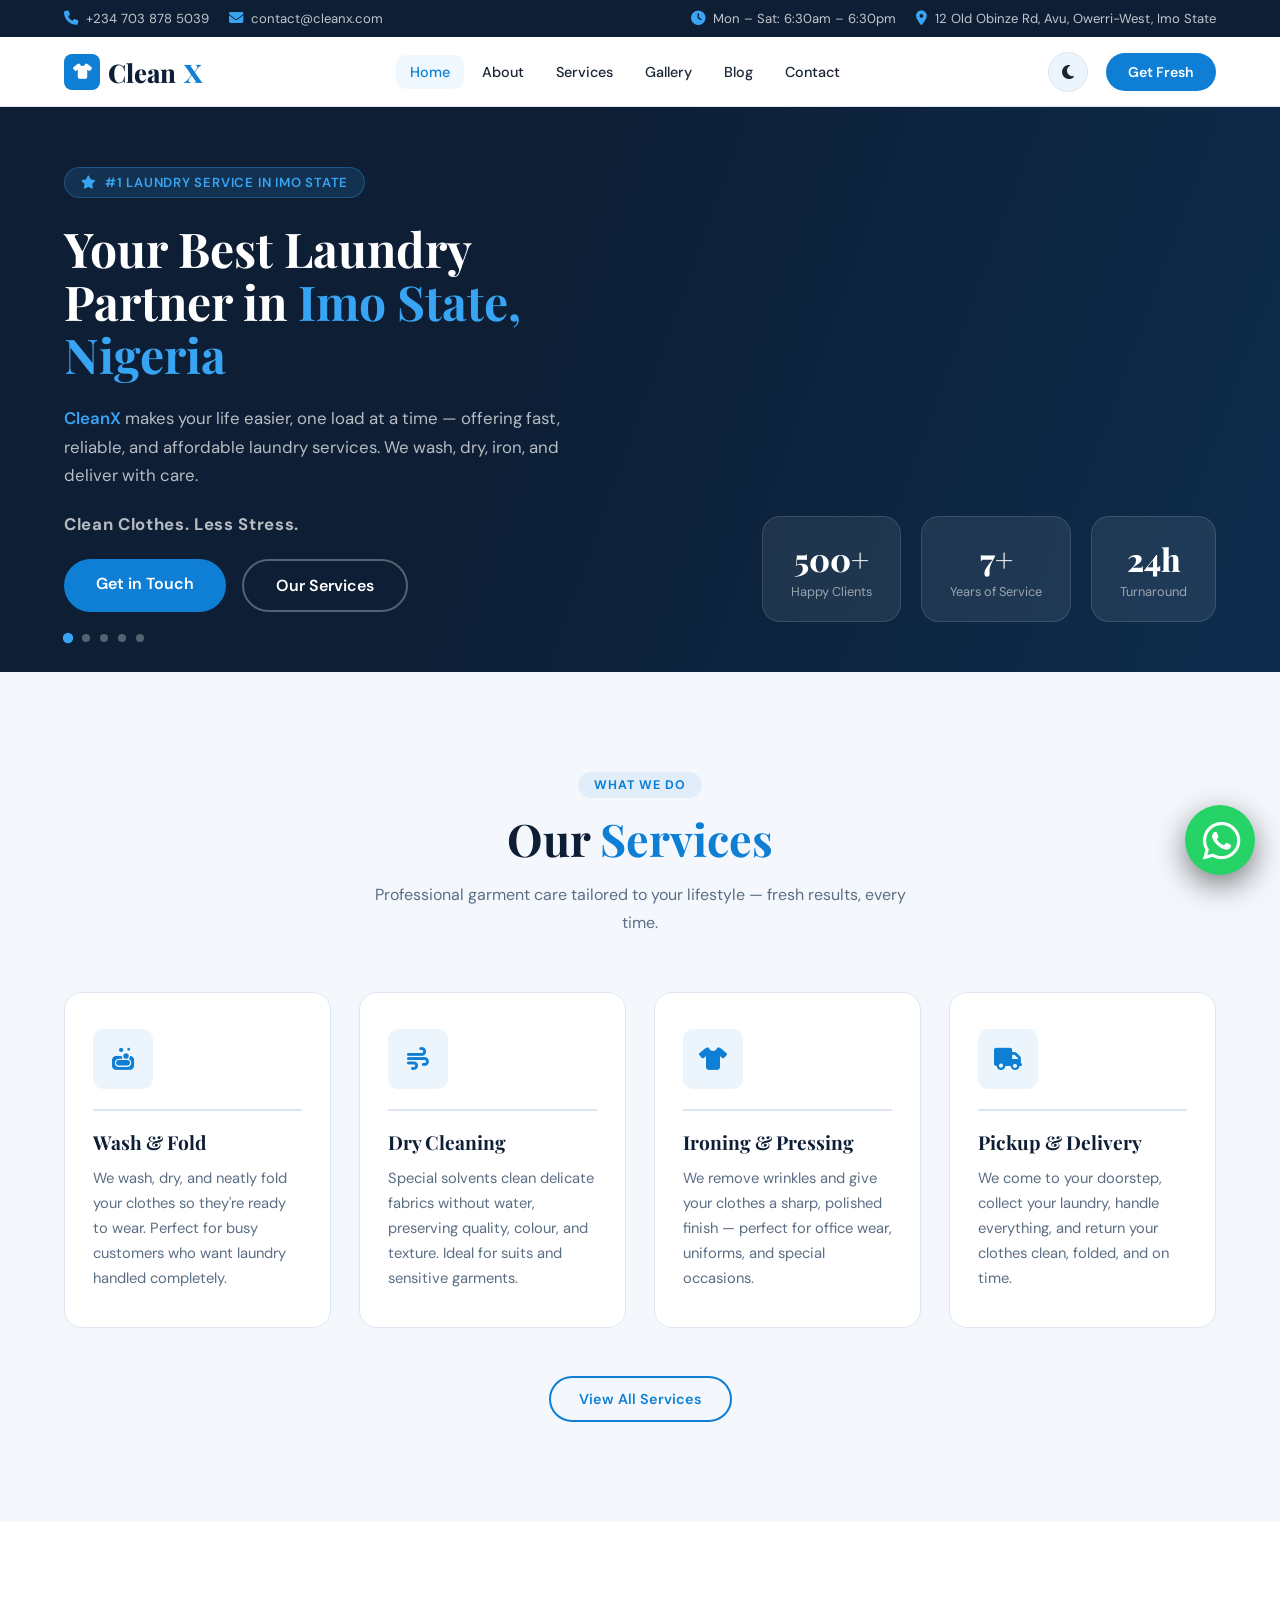
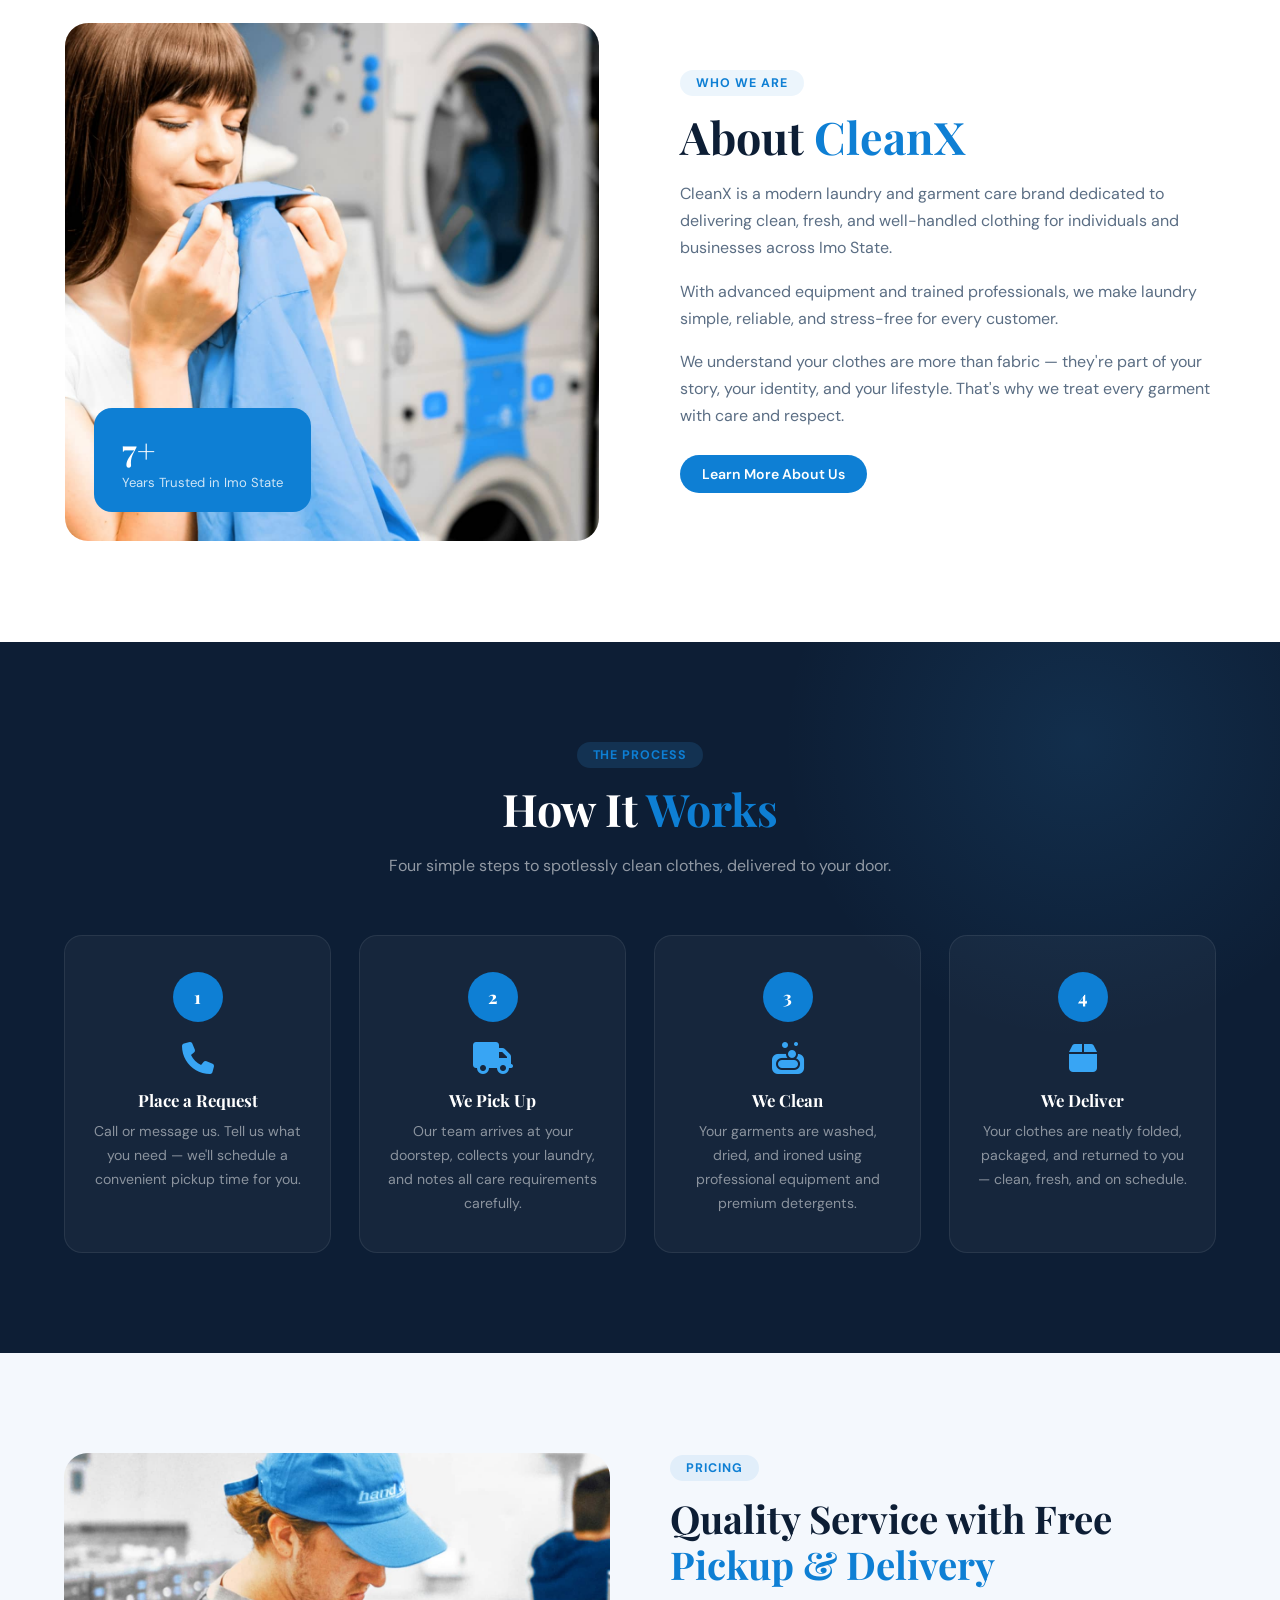
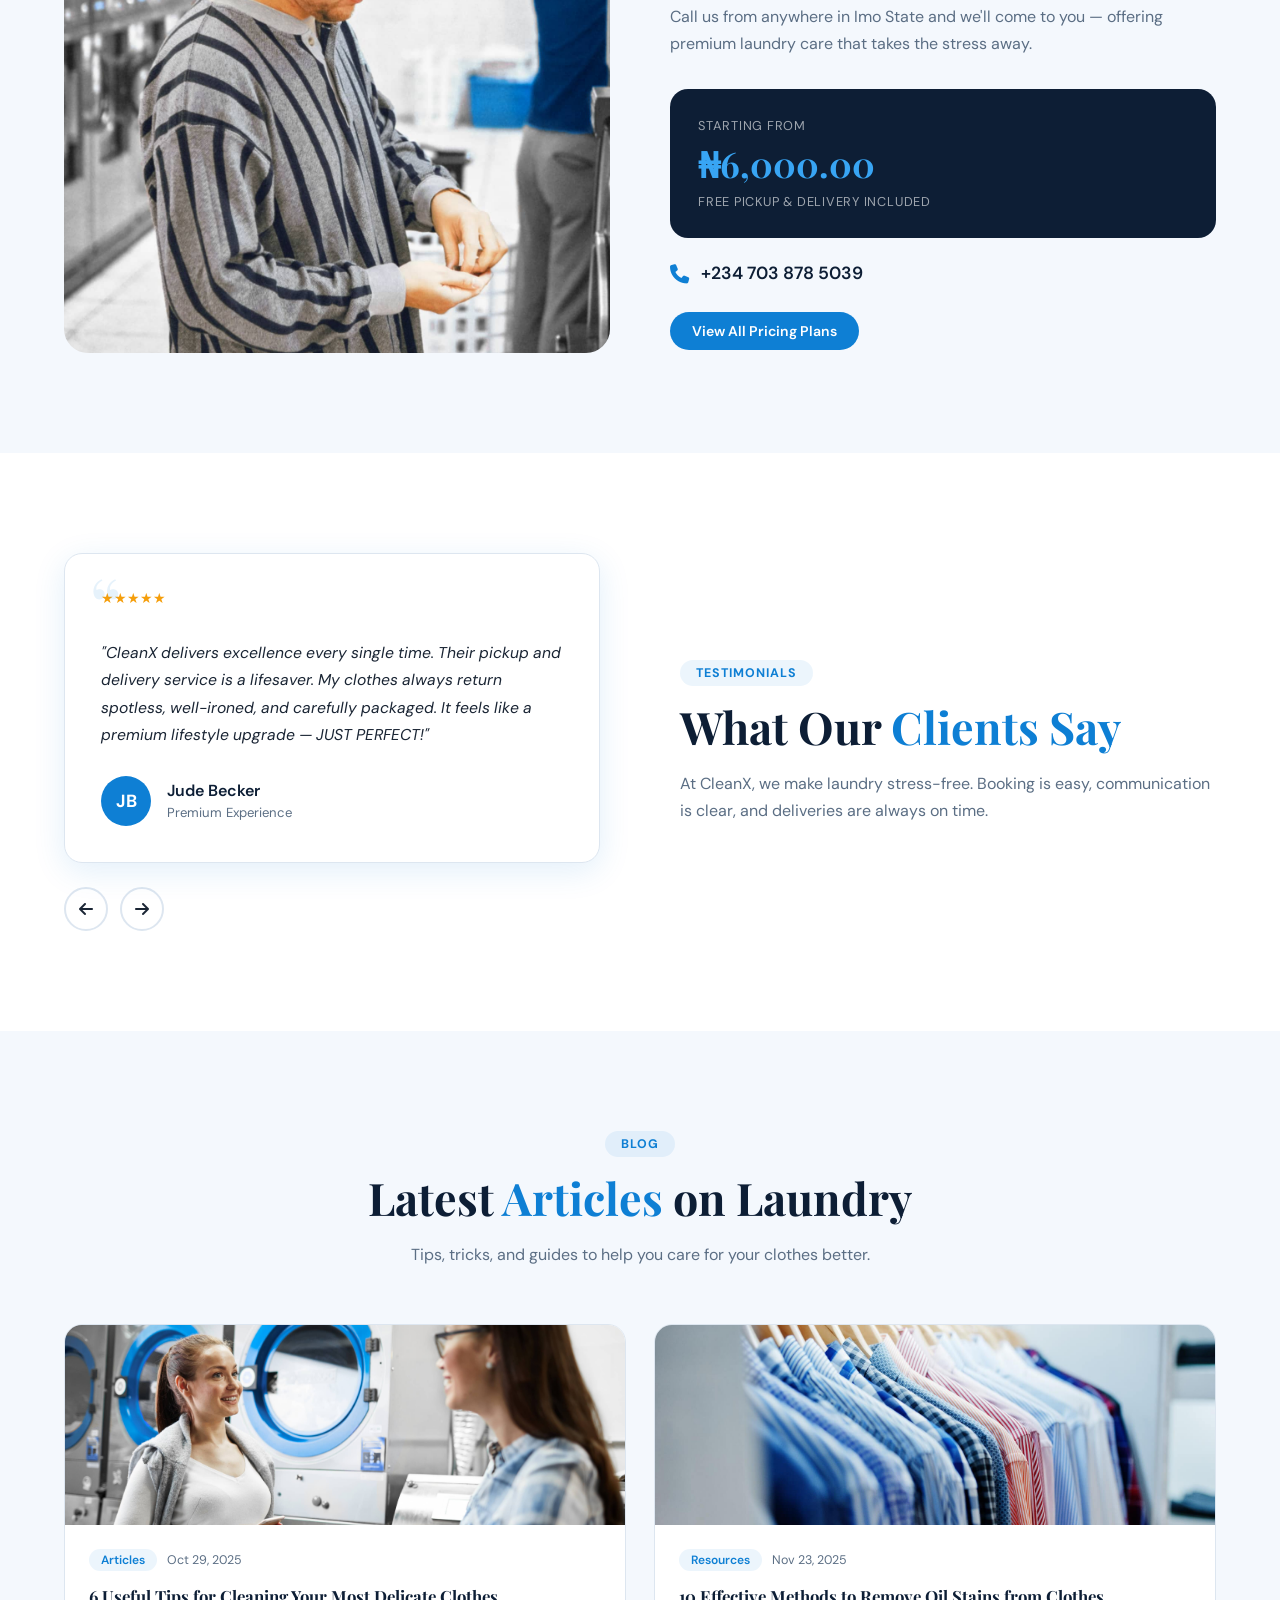
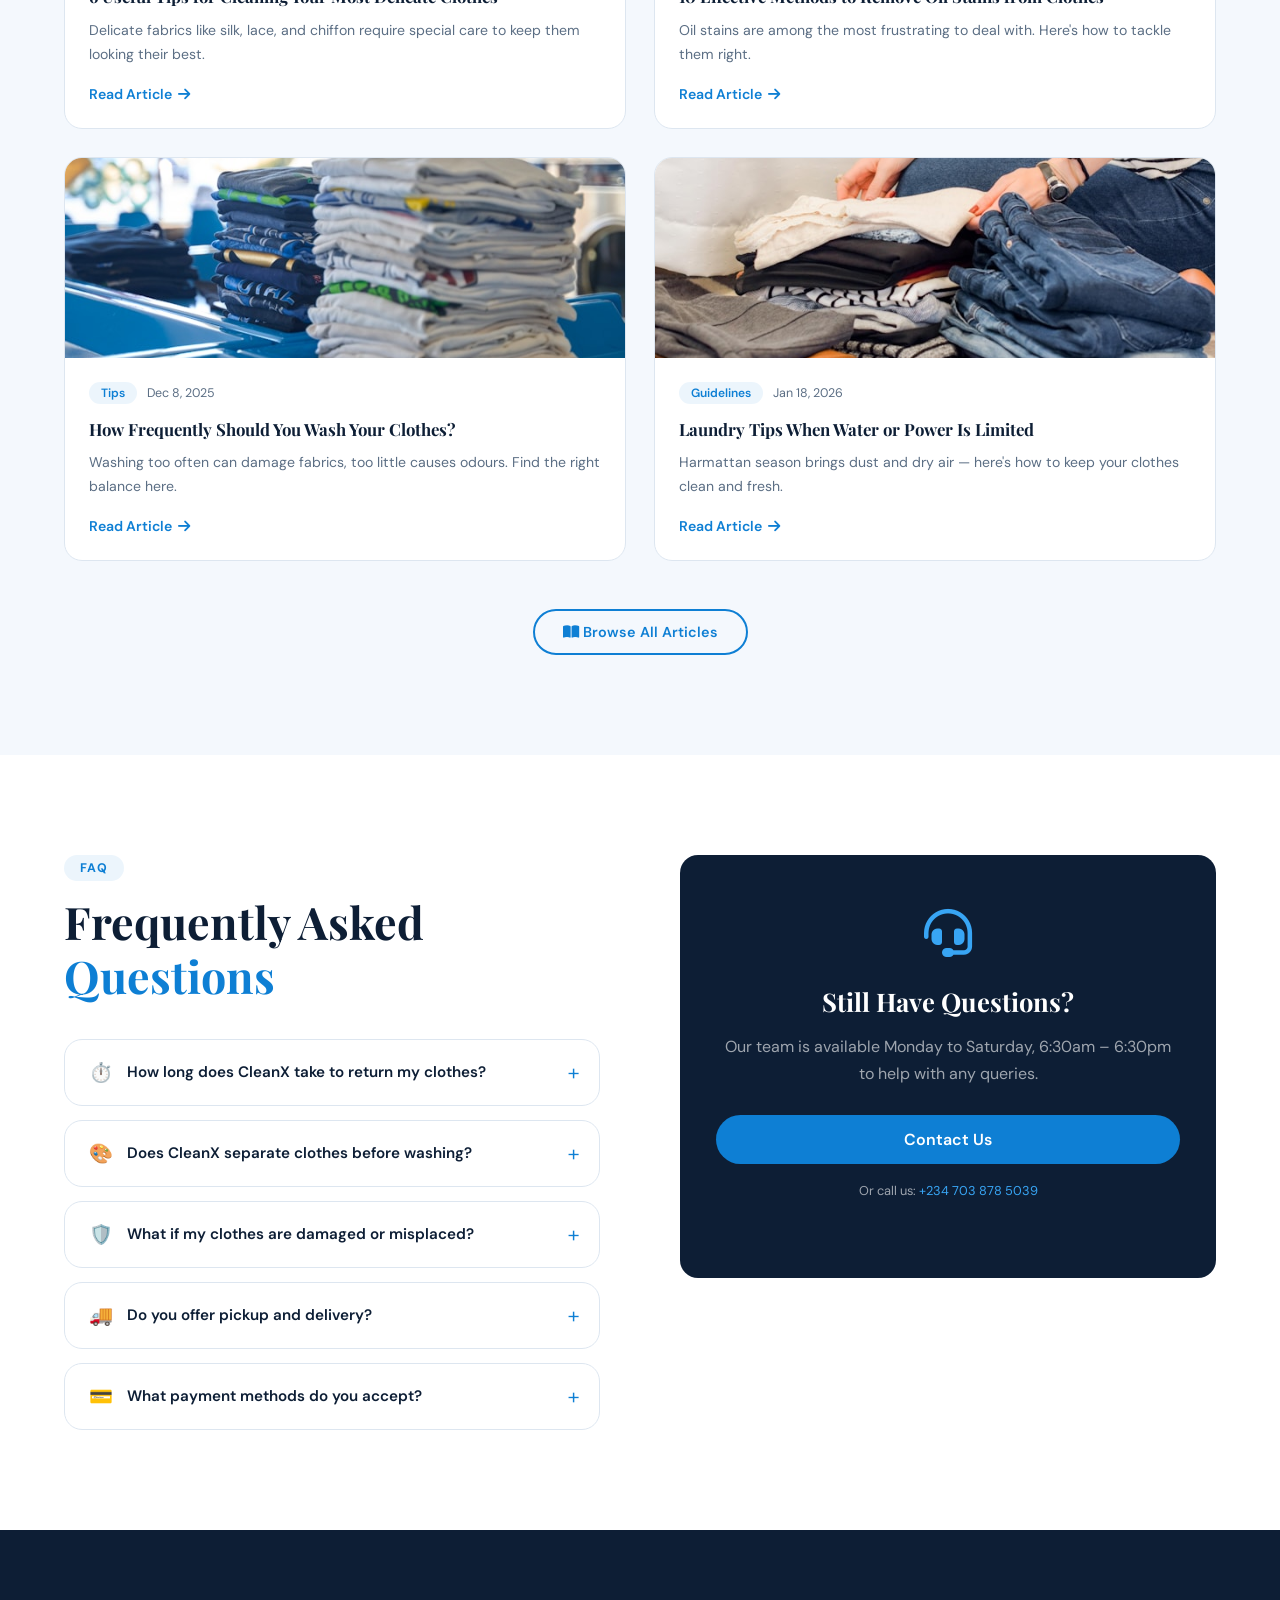
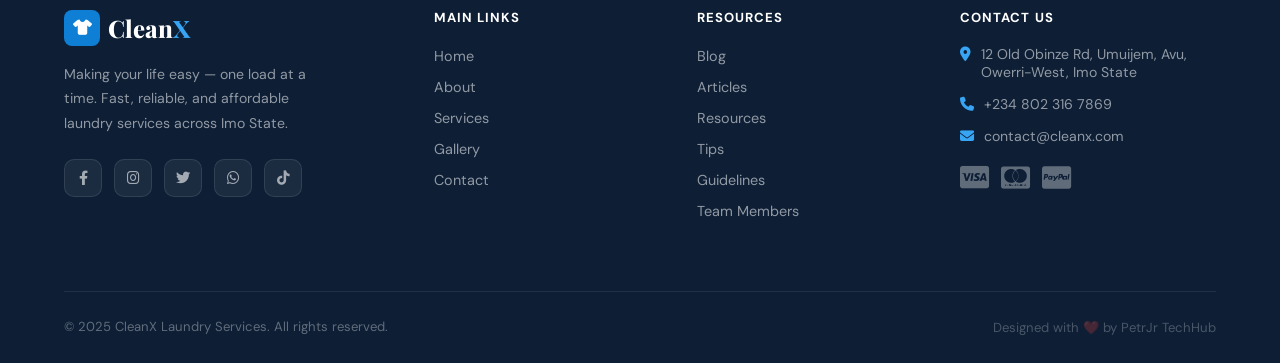
<file: index.html>
<!doctype html>
<html lang="en">
  <head>
    <meta charset="UTF-8" />
    <meta name="viewport" content="width=device-width, initial-scale=1.0" />
    <title>CleanX Laundry Services</title>

    <!-- Google Fonts -->
    <link rel="preconnect" href="https://fonts.googleapis.com" />
    <link rel="preconnect" href="https://fonts.gstatic.com" crossorigin />
    <link
      href="https://fonts.googleapis.com/css2?family=Playfair+Display:wght@700;800&family=DM+Sans:wght@300;400;500;600&display=swap"
      rel="stylesheet"
    />
    <link
      rel="shortcut icon"
      href="./img/icons/dry_cleaning_24dp_E3E3E3_FILL0_wght400_GRAD0_opsz24.png"
      type="image/x-icon"
    />
    <!-- Font Awesome Icons -->


    <!-- <link rel="stylesheet" href="https://cdnjs.cloudflare.com/ajax/libs/font-awesome/6.4.0/css/all.min.css" /> -->
    <link
      rel="stylesheet"
      href="./fontawesome-free-6.4.0-web/css/all.min.css"
    />
    <!-- Animate on scroll -->
    <link rel="stylesheet" href="./aos-master/aos-master/dist/aos.css" />
    <!-- CleanX Stylesheet -->
    <link rel="stylesheet" href="./css/cleanx.css" />
  </head>
  <body>
    <!-- PRELOADER -->
    <div id="preloader">
      <div class="preloader-inner">
        <div class="preloader-logo">Clean<span>X</span></div>
        <div class="preloader-tag">Clean Clothes · Less Stress</div>
        <div class="preloader-bar"><div class="preloader-fill"></div></div>
      </div>
    </div>

    <!-- TOP BAR -->
    <div class="topbar">
      <div class="topbar-group">
        <div class="topbar-item">
          <i class="fa fa-phone"></i> +234 703 878 5039
        </div>
        <div class="topbar-item">
          <i class="fa fa-envelope"></i> contact@cleanx.com
        </div>
      </div>
      <div class="topbar-group">
        <div class="topbar-item">
          <i class="fa fa-clock"></i> Mon – Sat: 6:30am – 6:30pm
        </div>
        <div class="topbar-item">
          <i class="fa fa-location-dot"></i> 12 Old Obinze Rd, Avu, Owerri-West,
          Imo State
        </div>
      </div>
    </div>

    <!-- NAVBAR -->
    <nav class="navbar" id="mainNav">
      <a href="index.html" class="nav-logo">
        <div class="nav-logo-icon"><i class="fa fa-shirt"></i></div>
        Clean<span>X</span>
      </a>
      <div class="nav-links">
        <a href="./index.html" class="active">Home</a>
        <a href="./clx-about.html">About</a>
        <a href="./clx-services.html">Services</a>
        <a href="./clx-gallery.html">Gallery</a>
        <a href="./clx-blog.html">Blog</a>
        <a href="./clx-contact.html">Contact</a>
      </div>
      <div class="nav-actions">
        <button
          class="theme-toggle"
          id="themeToggle"
          aria-label="Toggle dark mode"
        >
          <i class="fa fa-moon" id="themeIcon"></i>
        </button>
        <a href="./clx-contact.html" class="btn-primary nav-cta-btn"
          >Get Fresh</a
        >
        <button class="nav-toggle" id="navToggle" aria-label="Toggle menu">
          <span></span><span></span><span></span>
        </button>
      </div>
    </nav>

    <!-- Mobile Navigation Drawer -->
    <div class="nav-mobile" id="navMobile">
      <a href="./index.html" class="active">Home</a>
      <a href="./clx-about.html">About</a>
      <a href="./clx-services.html">Services</a>
      <a href="./clx-gallery.html">Gallery</a>
      <a href="./clx-blog.html">Blog</a>
      <a href="./clx-contact.html">Contact</a>
      <a href="./clx-contact.html" class="btn-primary">Get Fresh</a>
    </div>

    <!-- HERO class-->
    <section class="hero" id="hero">
      <div class="hero-slides">
        <div
          class="hero-slide active"
          style="
            background-image:
              linear-gradient(rgba(0, 0, 0, 0.6)),
              url(&quot;./img/651b2295149230ad9d5ced41_clothes-ready-delivery-laundry-x-webflow-template.jpg&quot;);
          "
        ></div>
        <div
          class="hero-slide"
          style="
            background-image:
              linear-gradient(rgba(0, 0, 0, 0.6)),
              url(&quot;./img/6515aa8b085fb88bcf7ba21c_washing-machinges-image-laundry-x-webflow-template.jpg&quot;);
          "
        ></div>
        <div
          class="hero-slide"
          style="
            background-image:
              linear-gradient(rgba(0, 0, 0, 0.6)),
              url(&quot;./img/651d8b7e1ed3b5070776dbe7_los-angeles-location-image-laundry-webflow-template.jpg&quot;);
          "
        ></div>
        <div
          class="hero-slide"
          style="
            background-image:
              linear-gradient(rgba(0, 0, 0, 0.6)),
              url(&quot;./img/651f1345a6a7ce1aa442c0e4_mother-and-daughter-laundry-image-left-laundry-x-webflow-template.jpg&quot;);
          "
        ></div>
        <div
          class="hero-slide"
          style="
            background-image:
              linear-gradient(rgba(0, 0, 0, 0.6)),
              url(&quot;./img/666c144f4b8dfe3993af459f_alexandra-poliakova-EXCroywwrEw-unsplash\ 1\ \(1\).webp&quot;);
          "
        ></div>
      </div>
      <div class="hero-content">
        <div class="hero-badge">
          <i class="fa fa-star"></i> #1 Laundry Service in Imo State
        </div>
        <h1>Your Best Laundry Partner in <span>Imo State, Nigeria</span></h1>
        <p>
          <span>CleanX</span> makes your life easier, one load at a time —
          offering fast, reliable, and affordable laundry services. We wash,
          dry, iron, and deliver with care.
        </p>
        <p class="hero-tagline">Clean Clothes. Less Stress.</p>
        <div class="hero-btns">
          <a href="contact.html" class="btn-primary">Get in Touch</a>
          <a href="services.html" class="hero-btn-ghost">Our Services</a>
        </div>
      </div>
      <div class="hero-stats">
        <div class="hero-stat">
          <strong>500+</strong><small>Happy Clients</small>
        </div>
        <div class="hero-stat">
          <strong>7+</strong><small>Years of Service</small>
        </div>
        <div class="hero-stat">
          <strong>24h</strong><small>Turnaround</small>
        </div>
      </div>
      <div class="hero-dots">
        <div class="dot active" data-slide="0"></div>
        <div class="dot" data-slide="1"></div>
        <div class="dot" data-slide="2"></div>
        <div class="dot" data-slide="3"></div>
        <div class="dot" data-slide="4"></div>
      </div>
    </section>

    <!-- SERVICES -->
    <section class="services-section">
      <div class="section-head text-center" data-aos="fade-up">
        <span class="section-label">What We Do</span>
        <h2 class="section-title">Our <span>Services</span></h2>
        <p class="section-sub">
          Professional garment care tailored to your lifestyle — fresh results,
          every time.
        </p>
      </div>
      <div class="services-grid">
        <div class="service-card" data-aos="fade-up" data-aos-delay="0">
          <div class="service-icon"><i class="fa fa-soap"></i></div>
          <hr />
          <h3>Wash &amp; Fold</h3>
          <p>
            We wash, dry, and neatly fold your clothes so they're ready to wear.
            Perfect for busy customers who want laundry handled completely.
          </p>
        </div>
        <div class="service-card" data-aos="fade-up" data-aos-delay="100">
          <div class="service-icon"><i class="fa fa-wind"></i></div>
          <hr />
          <h3>Dry Cleaning</h3>
          <p>
            Special solvents clean delicate fabrics without water, preserving
            quality, colour, and texture. Ideal for suits and sensitive
            garments.
          </p>
        </div>
        <div class="service-card" data-aos="fade-up" data-aos-delay="200">
          <div class="service-icon"><i class="fa fa-tshirt"></i></div>
          <hr />
          <h3>Ironing &amp; Pressing</h3>
          <p>
            We remove wrinkles and give your clothes a sharp, polished finish —
            perfect for office wear, uniforms, and special occasions.
          </p>
        </div>
        <div class="service-card" data-aos="fade-up" data-aos-delay="300">
          <div class="service-icon"><i class="fa fa-truck"></i></div>
          <hr />
          <h3>Pickup &amp; Delivery</h3>
          <p>
            We come to your doorstep, collect your laundry, handle everything,
            and return your clothes clean, folded, and on time.
          </p>
        </div>
      </div>
      <div class="services-cta" data-aos="fade-up" data-aos-delay="100">
        <a href="clx-services.html" class="btn-outline-blue"
          >View All Services</a
        >
      </div>
    </section>

    <!-- ABOUT -->
    <section class="about-section">
      <div class="about-inner">
        <div
          class="about-img-wrap"
          data-aos="fade-right"
          data-aos-duration="900"
        >
          <img
            src="./img/651f344d1dd245d647be2c8e_high-quality-full-image-laundry-laundry-x-webflow-template.jpg"
            alt="CleanX laundry team at work"
          />
          <div class="about-badge">
            <strong>7+</strong>
            <span>Years Trusted in Imo State</span>
          </div>
        </div>
        <div class="about-text" data-aos="fade-left" data-aos-duration="900">
          <span class="section-label">Who We Are</span>
          <h2 class="section-title">About <span>CleanX</span></h2>
          <p>
            CleanX is a modern laundry and garment care brand dedicated to
            delivering clean, fresh, and well-handled clothing for individuals
            and businesses across Imo State.
          </p>
          <p>
            With advanced equipment and trained professionals, we make laundry
            simple, reliable, and stress-free for every customer.
          </p>
          <p>
            We understand your clothes are more than fabric — they're part of
            your story, your identity, and your lifestyle. That's why we treat
            every garment with care and respect.
          </p>
          <a href="clx-about.html" class="btn-primary about-btn"
            >Learn More About Us</a
          >
        </div>
      </div>
    </section>

    <!-- HOW IT WORKS -->
    <section class="how-section">
      <div class="section-head text-center" data-aos="fade-up">
        <span class="section-label">The Process</span>
        <h2 class="section-title">How It <span>Works</span></h2>
        <p class="section-sub">
          Four simple steps to spotlessly clean clothes, delivered to your door.
        </p>
      </div>
      <div class="how-grid">
        <div class="how-card" data-aos="zoom-in" data-aos-duration="0">
          <div class="how-num">1</div>
          <i class="fa fa-phone"></i>
          <h3>Place a Request</h3>
          <p>
            Call or message us. Tell us what you need — we'll schedule a
            convenient pickup time for you.
          </p>
        </div>
        <div class="how-card" data-aos="zoom-in" data-aos-duration="100">
          <div class="how-num">2</div>
          <i class="fa fa-truck"></i>
          <h3>We Pick Up</h3>
          <p>
            Our team arrives at your doorstep, collects your laundry, and notes
            all care requirements carefully.
          </p>
        </div>
        <div class="how-card" data-aos="zoom-in" data-aos-duration="200">
          <div class="how-num">3</div>
          <i class="fa fa-soap"></i>
          <h3>We Clean</h3>
          <p>
            Your garments are washed, dried, and ironed using professional
            equipment and premium detergents.
          </p>
        </div>
        <div class="how-card" data-aos="zoom-in" data-aos-duration="300">
          <div class="how-num">4</div>
          <i class="fa fa-box"></i>
          <h3>We Deliver</h3>
          <p>
            Your clothes are neatly folded, packaged, and returned to you —
            clean, fresh, and on schedule.
          </p>
        </div>
      </div>
    </section>

    <!-- PRICING -->
    <section class="pricing-section">
      <div class="pricing-inner">
        <div class="pricing-img" data-aos="fade-right" data-aos-duration="900">
          <img
            src="./img/6516e628063e65d777978efe_man-with-cap-paying-laundry-services-laundry-x-webflow-template.jpg"
            alt="CleanX laundry pricing"
          />
        </div>
        <div
          class="pricing-content"
          data-aos="fade-left"
          data-aos-duration="900"
        >
          <span class="section-label">Pricing</span>
          <h2>Quality Service with Free <span>Pickup &amp; Delivery</span></h2>
          <p>
            Call us from anywhere in Imo State and we'll come to you — offering
            premium laundry care that takes the stress away.
          </p>
          <div class="price-highlight">
            <small>Starting from</small>
            <strong>&#8358;6,000.00</strong>
            <small>Free pickup &amp; delivery included</small>
          </div>
          <div class="price-phone">
            <i class="fa fa-phone"></i>
            <a href="tel:+2348023167869">+234 703 878 5039</a>
          </div>
          <a href="clx-services.html#pricing" class="btn-primary"
            >View All Pricing Plans</a
          >
        </div>
      </div>
    </section>

    <!-- TESTIMONIALS -->
    <section class="testimonials-section">
      <div class="testimonials-inner">
        <div
          class="testimonial-carousel"
          data-aos="fade-left"
          data-aos-duration="900"
        >
          <div class="t-slide active">
            <div class="t-card">
              <div class="t-stars">&#9733;&#9733;&#9733;&#9733;&#9733;</div>
              <p>
                "CleanX delivers excellence every single time. Their pickup and
                delivery service is a lifesaver. My clothes always return
                spotless, well-ironed, and carefully packaged. It feels like a
                premium lifestyle upgrade — JUST PERFECT!"
              </p>
              <div class="t-author">
                <div class="t-avatar">JB</div>
                <div>
                  <h4>Jude Becker</h4>
                  <small>Premium Experience</small>
                </div>
              </div>
            </div>
          </div>
          <div class="t-slide">
            <div class="t-card">
              <div class="t-stars">&#9733;&#9733;&#9733;&#9733;&#9733;</div>
              <p>
                "CleanX has proven to be extremely reliable and professional.
                From office wear to traditional outfits, everything is treated
                with care. Finding a service in Nigeria that respects both time
                and quality is rare — CleanX does both perfectly!"
              </p>
              <div class="t-author">
                <div class="t-avatar">JE</div>
                <div>
                  <h4>Jonathan Endrick</h4>
                  <small>Reliability &amp; Trust</small>
                </div>
              </div>
            </div>
          </div>
          <div class="t-slide">
            <div class="t-card">
              <div class="t-stars">&#9733;&#9733;&#9733;&#9733;&#9733;</div>
              <p>
                "My clothes always look fresh, smell amazing, and feel properly
                cleaned without any damage. Even delicate fabrics are handled
                expertly. Excellent value for money — CleanX is my TOP CHOICE!"
              </p>
              <div class="t-author">
                <div class="t-avatar">LJ</div>
                <div>
                  <h4>Lauren Jones</h4>
                  <small>Quality &amp; Value</small>
                </div>
              </div>
            </div>
          </div>
          <div class="t-controls">
            <button class="t-btn" id="tPrev">
              <i class="fa fa-arrow-left"></i>
            </button>
            <button class="t-btn" id="tNext">
              <i class="fa fa-arrow-right"></i>
            </button>
          </div>
        </div>
        <div
          class="t-right-content"
          data-aos="fade-right"
          data-aos-duration="900"
        >
          <span class="section-label">Testimonials</span>
          <h2 class="section-title">What Our <span>Clients Say</span></h2>
          <p class="section-sub">
            At CleanX, we make laundry stress-free. Booking is easy,
            communication is clear, and deliveries are always on time.
          </p>
        </div>
      </div>
    </section>

    <!-- BLOG -->
    <section class="blog-section">
      <div class="section-head text-center" data-aos="fade-up">
        <span class="section-label">Blog</span>
        <h2 class="section-title">Latest <span>Articles</span> on Laundry</h2>
        <p class="section-sub">
          Tips, tricks, and guides to help you care for your clothes better.
        </p>
      </div>
      <div class="blog-grid">
        <div class="blog-card" data-aos="fade-right" data-aos-duration="900">
          <div class="blog-img">
            <img
              src="./img/651d6f7ab1457942e42f5732_two-people-talk-laundromat-hero-laundry-webflow-template.jpg"
            />
          </div>
          <div class="blog-body">
            <div class="blog-meta">
              <span class="blog-tag">Articles</span
              ><span class="blog-date">Oct 29, 2025</span>
            </div>
            <h3>6 Useful Tips for Cleaning Your Most Delicate Clothes</h3>
            <p>
              Delicate fabrics like silk, lace, and chiffon require special care
              to keep them looking their best.
            </p>
            <a href="./clx-blogs/./clx-blogs/blog1.html" class="blog-read"
              >Read Article <i class="fa fa-arrow-right"></i
            ></a>
          </div>
        </div>
        <div class="blog-card" data-aos="zoom-out" data-aos-duration="900">
          <div class="blog-img">
            <img
              src="./img/6614f35f5597d19627d2caac_6026.jpg"
              alt="Oil stains removal"
            />
          </div>
          <div class="blog-body">
            <div class="blog-meta">
              <span class="blog-tag">Resources</span
              ><span class="blog-date">Nov 23, 2025</span>
            </div>
            <h3>10 Effective Methods to Remove Oil Stains from Clothes</h3>
            <p>
              Oil stains are among the most frustrating to deal with. Here's how
              to tackle them right.
            </p>
            <a href="./clx-blogs/blog2.html" class="blog-read"
              >Read Article <i class="fa fa-arrow-right"></i
            ></a>
          </div>
        </div>
        <div class="blog-card" data-aos="zoom-in" data-aos-duration="900">
          <div class="blog-img">
            <img
              src="./img/662630d2d5c897d12be3baaf_dan-lefebvre-APUvZYCjPJ0-unsplash.jpg"
              alt="How often to wash clothes"
            />
          </div>
          <div class="blog-body">
            <div class="blog-meta">
              <span class="blog-tag">Tips</span
              ><span class="blog-date">Dec 8, 2025</span>
            </div>
            <h3>How Frequently Should You Wash Your Clothes?</h3>
            <p>
              Washing too often can damage fabrics, too little causes odours.
              Find the right balance here.
            </p>
            <a href="./clx-blogs/blog3.html" class="blog-read"
              >Read Article <i class="fa fa-arrow-right"></i
            ></a>
          </div>
        </div>
        <div class="blog-card" data-aos="fade-right" data-aos-duration="900">
          <div class="blog-img">
            <img
              src="./img/66150f87498350484cf3c288_sarah-brown-oa7pqZmmhuA-unsplash.jpg"
              alt="Harmattan laundry tips"
            />
          </div>
          <div class="blog-body">
            <div class="blog-meta">
              <span class="blog-tag">Guidelines</span
              ><span class="blog-date">Jan 18, 2026</span>
            </div>
            <h3>Laundry Tips When Water or Power Is Limited</h3>
            <p>
              Harmattan season brings dust and dry air — here's how to keep your
              clothes clean and fresh.
            </p>
            <a href="./clx-blogs/blog4.html" class="blog-read"
              >Read Article <i class="fa fa-arrow-right"></i
            ></a>
          </div>
        </div>
      </div>
      <div class="blog-cta">
        <a href="clx-blog.html" class="btn-outline-blue"
          ><i class="fa fa-book-open"></i> Browse All Articles</a
        >
      </div>
    </section>

    <!-- FAQ -->
    <section class="faq-section">
      <div class="faq-inner">
        <div class="faq-questions" data-aos="fade-up" data-aos-duration="900">
          <span class="section-label">FAQ</span>
          <h2 class="section-title faq-title">
            Frequently Asked <span>Questions</span>
          </h2>
          <div class="faq-list">
            <details class="faq-item">
              <summary>
                <span class="faq-emoji">⏱️</span> How long does CleanX take to
                return my clothes?
              </summary>
              <p>
                Our standard turnaround time is 24 to 48 hours depending on your
                selected service. Express and same-day delivery options are
                available in selected locations.
              </p>
            </details>
            <details class="faq-item">
              <summary>
                <span class="faq-emoji">🎨</span> Does CleanX separate clothes
                before washing?
              </summary>
              <p>
                Yes. Clothes are sorted by colour, fabric type, and care
                instructions to prevent colour bleeding, shrinkage, and damage.
              </p>
            </details>
            <details class="faq-item">
              <summary>
                <span class="faq-emoji">🛡️</span> What if my clothes are damaged
                or misplaced?
              </summary>
              <p>
                CleanX follows strict quality control processes. In rare cases
                of damage or loss, customers should report immediately so the
                issue can be reviewed and resolved fairly.
              </p>
            </details>
            <details class="faq-item">
              <summary>
                <span class="faq-emoji">🚚</span> Do you offer pickup and
                delivery?
              </summary>
              <p>
                Absolutely! We offer free pickup and delivery across Imo State.
                Simply call us or send a message and we'll schedule a convenient
                time for you.
              </p>
            </details>
            <details class="faq-item">
              <summary>
                <span class="faq-emoji">💳</span> What payment methods do you
                accept?
              </summary>
              <p>
                We accept cash, bank transfers, and major mobile payment
                platforms. Payment is made upon delivery for your convenience.
              </p>
            </details>
          </div>
        </div>
        <div class="faq-sidebar">
          <div class="faq-cta-card">
            <div class="faq-cta-icon"><i class="fa fa-headset"></i></div>
            <h3>Still Have Questions?</h3>
            <p>
              Our team is available Monday to Saturday, 6:30am – 6:30pm to help
              with any queries.
            </p>
            <a href="clx-contact.html" class="btn-primary faq-cta-btn"
              >Contact Us</a
            >
            <p class="faq-note">
              Or call us:
              <a href="tel:+2348023167869" class="faq-contact-link"
                >+234 703 878 5039</a
              >
            </p>
          </div>
        </div>
      </div>
    </section>

    <!-- FOOTER -->
    <footer class="footer">
      <div class="footer-grid">
        <div class="footer-brand footer-col">
          <div class="footer-logo">
            <div class="nav-logo-icon"><i class="fa fa-shirt"></i></div>
            <span>Clean<span class="footer-logo-x">X</span></span>
          </div>
          <p>
            Making your life easy — one load at a time. Fast, reliable, and
            affordable laundry services across Imo State.
          </p>
          <div class="footer-socials">
            <a href="#" aria-label="Facebook"
              ><i class="fab fa-facebook-f"></i
            ></a>
            <a href="#" aria-label="Instagram"
              ><i class="fab fa-instagram"></i
            ></a>
            <a href="#" aria-label="Twitter"><i class="fab fa-twitter"></i></a>
            <a href="#" aria-label="WhatsApp"
              ><i class="fab fa-whatsapp"></i
            ></a>
            <a href="#" aria-label="TikTok"><i class="fab fa-tiktok"></i></a>
          </div>
        </div>
        <div class="footer-col">
          <h4>Main Links</h4>
          <ul>
            <li><a href="index.html">Home</a></li>
            <li><a href="clx-about.html">About</a></li>
            <li><a href="clx-services.html">Services</a></li>
            <li><a href="clx-gallery.html">Gallery</a></li>
            <li><a href="clx-contact.html">Contact</a></li>
          </ul>
        </div>
        <div class="footer-col">
          <h4>Resources</h4>
          <ul>
            <li><a href="clx-blog.html">Blog</a></li>
            <li><a href="clx-blog.html#articles">Articles</a></li>
            <li><a href="clx-blog.html#resources">Resources</a></li>
            <li><a href="clx-blog.html#tips">Tips</a></li>
            <li><a href="clx-blog.html#guidelines">Guidelines</a></li>
            <li><a href="clx-team.html">Team Members</a></li>
          </ul>
        </div>
        <div class="footer-col">
          <h4>Contact Us</h4>
          <div class="footer-contact-item">
            <i class="fa fa-map-marker-alt"></i
            ><span>12 Old Obinze Rd, Umuijem, Avu, Owerri-West, Imo State</span>
          </div>
          <div class="footer-contact-item">
            <i class="fa fa-phone"></i
            ><a href="tel:+2348023167869">+234 802 316 7869</a>
          </div>
          <div class="footer-contact-item">
            <i class="fa fa-envelope"></i
            ><a href="mailto:contact@cleanx.com">contact@cleanx.com</a>
          </div>
          <div class="footer-payments">
            <i class="fab fa-cc-visa"></i>
            <i class="fab fa-cc-mastercard"></i>
            <i class="fab fa-cc-paypal"></i>
          </div>
        </div>
      </div>
      <div class="footer-bottom">
        <p>&copy; 2025 CleanX Laundry Services. All rights reserved.</p>
        <span>Designed with ❤️ by PetrJr TechHub</span>
      </div>
    </footer>

    <!-- SCROLL TO TOP -->
    <!-- <button class="scroll-top" id="scrollTop" aria-label="Back to top">
  <i class="fa fa-arrow-up"></i>
</button> -->
    <div class="progress-top" id="progress-top">
      <div class="progress-ring" id="progress-ring">
        <div class="progress-ring-inner" id="progress-ring-inner">
          <i class="fas fa-arrow-up"></i>
        </div>
      </div>
    </div>

    <!-- WHATSAPP CHAT -->
    <!-- <div class="chat-toggle" onclick="toggleChat()" title="Chat with us">
  <i class="fab fa-whatsapp"></i>
</div>

<div class="chat-box" id="chatBox">
  <div class="chat-head">
    <div class="chat-head-info">
      <strong>CleanX Chat Support</strong>
      <small><span class="chat-head-dot"></span>Online · Secure</small>
    </div>
    <button class="chat-close-btn" onclick="toggleChat()">✕</button>
  </div>
  <div class="chat-body" id="chatBody">
    <div class="chat-msg bot">Welcome to CleanX Laundry Services ✨<br>How can we help you today?</div>
  </div>
  <div class="chat-footer">
    <input type="text" id="userInput" placeholder="Type a message…" onkeypress="if(event.key==='Enter') sendMessage()" />
    <button onclick="sendMessage()">Send</button>
  </div>
</div> <i class="fab fa-solid fa-whatsapp"></i>-->
    <!-- WhatsApp Floating Button -->
    <!-- Chatbot toggle button -->
    <div class="chat-toggle" onclick="toggleChat()">
      <i class="fab fa-whatsapp"></i>
    </div>
    <!-- Chatbox -->
    <div class="chat-box" id="chatBox">
      <div class="chat-header">
        <div>
          <strong>CleanX chat support</strong><br />
          <span class="status">Online • Secure • Encrypted</span>
        </div>
        <div class="close" onclick="toggleChat()">✖</div>
      </div>

      <div class="chat-body" id="chatBody">
        <div class="message bot">
          Welcome to CleanX Laundry Service ✨<br />How can we serve you today?
        </div>
      </div>

      <div class="chat-footer">
        <input
          type="text"
          id="userInput"
          placeholder="Type your message..."
          onkeypress="if (event.key === 'Enter') sendMessage();"
        />
        <button onclick="sendMessage()">Send</button>
      </div>
    </div>
    <!-- JavaScript -->
    <script src="./js/cleanx.js"></script>
    <script src="./aos-master/aos-master/dist/aos.js"></script>
    <script src="./bootstrap-5.3.8-dist/js/bootstrap.bundle.js"></script>
    <script>
      AOS.init({
        duration: 800,
        easing: "ease-in-out",
        once: true,
        offset: 80,
      });
    </script>
  </body>
</html>
</file>
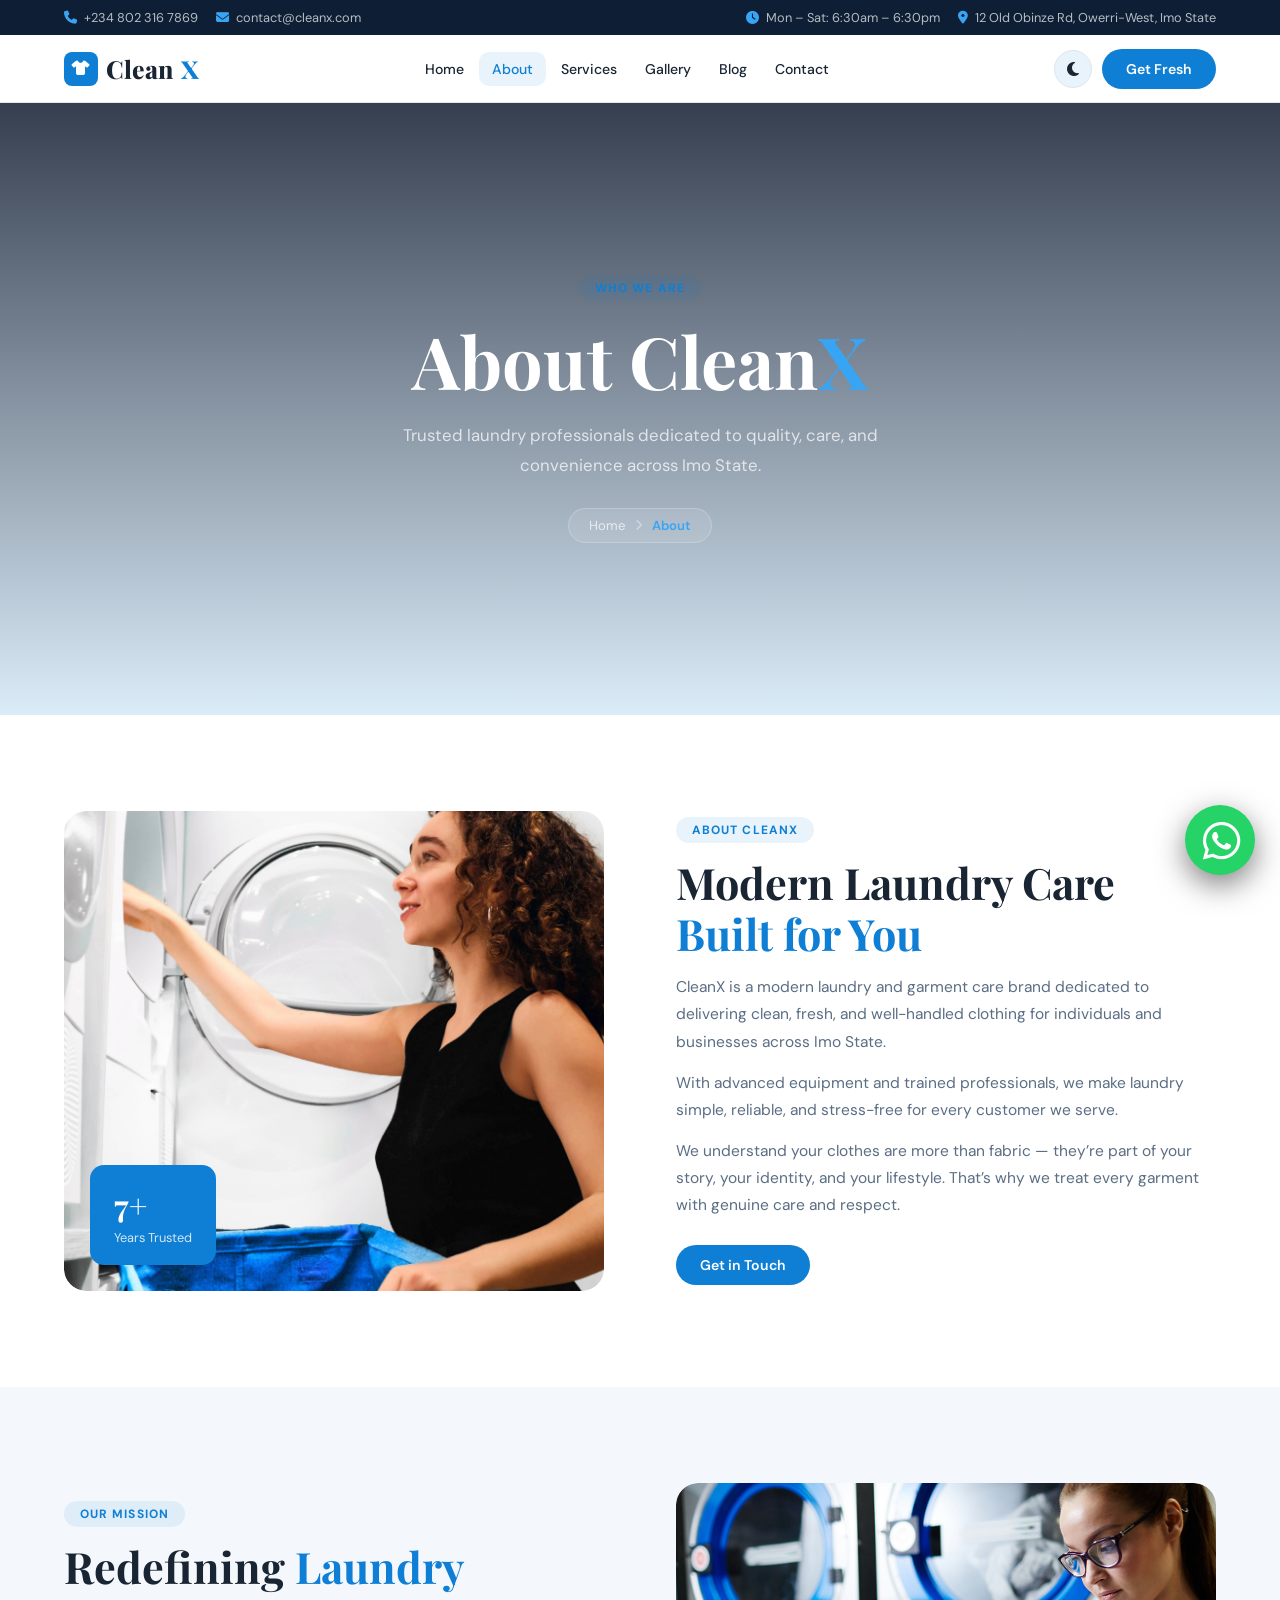
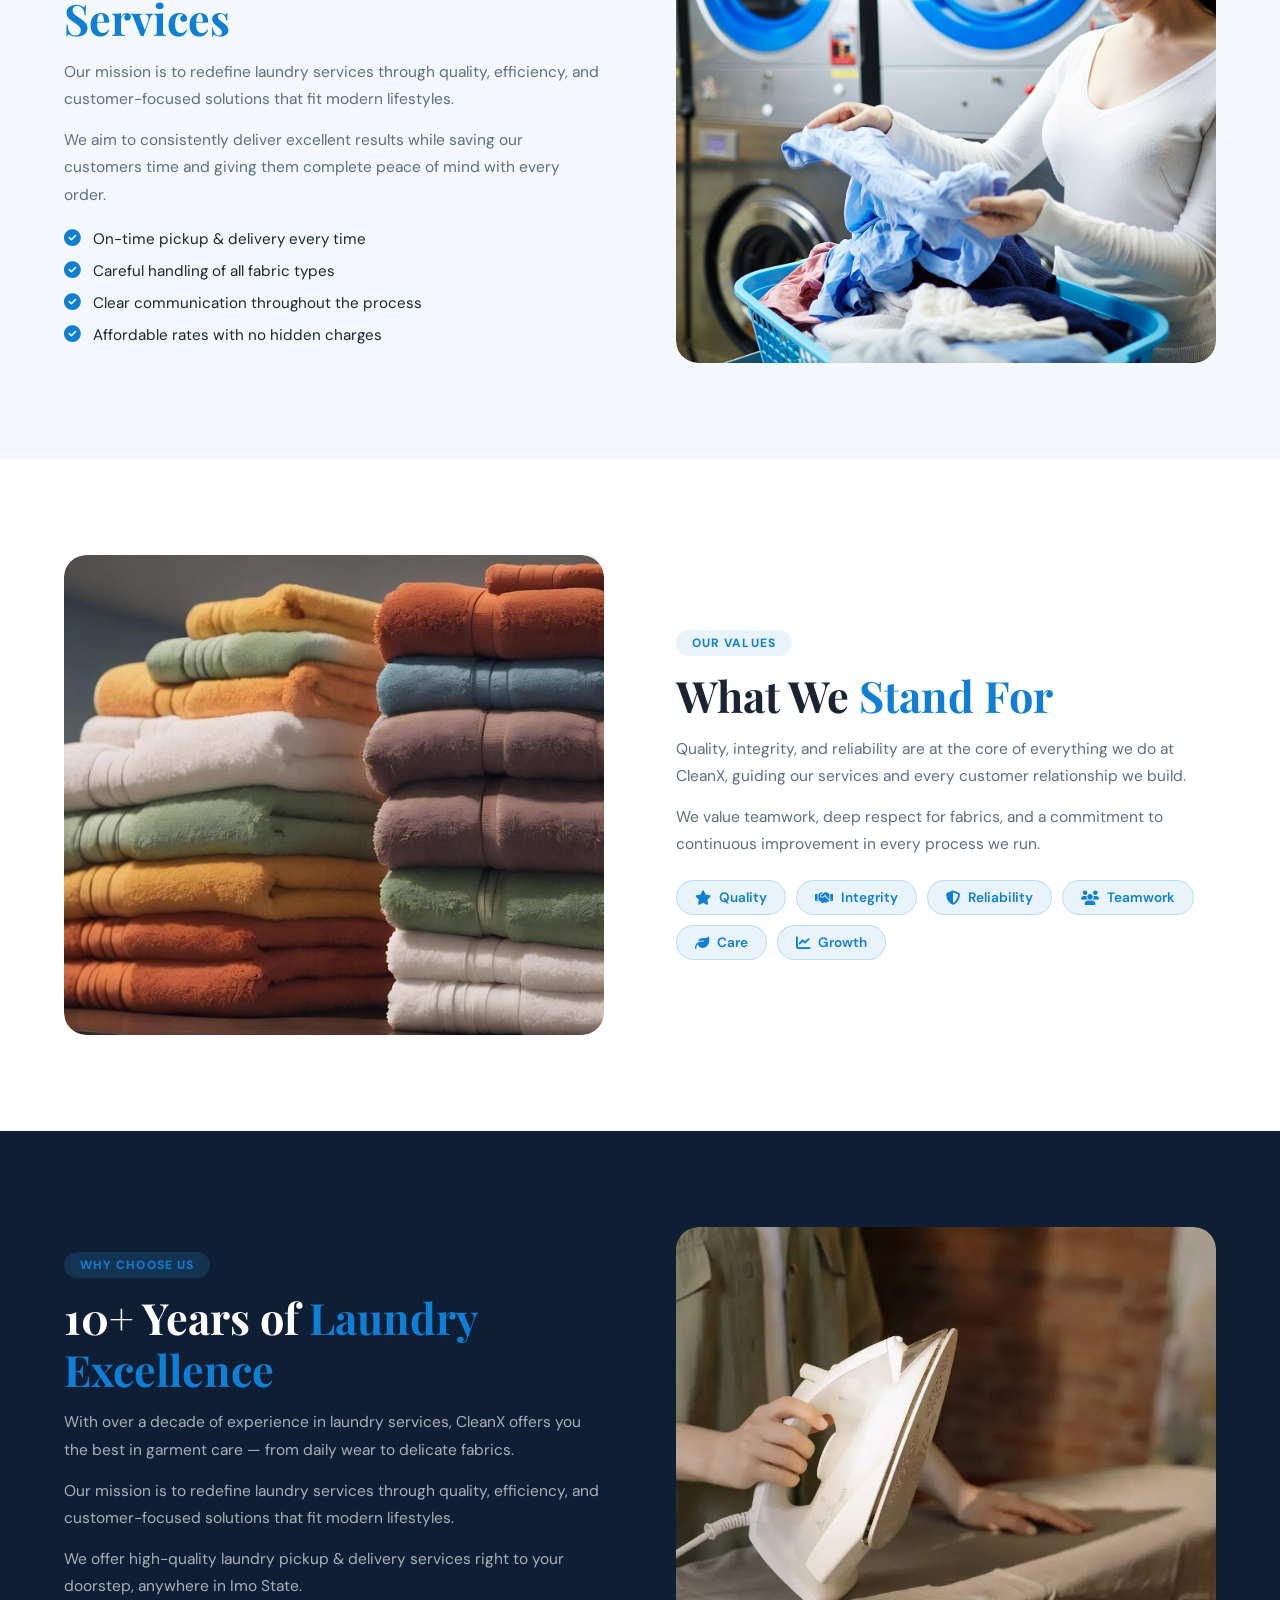
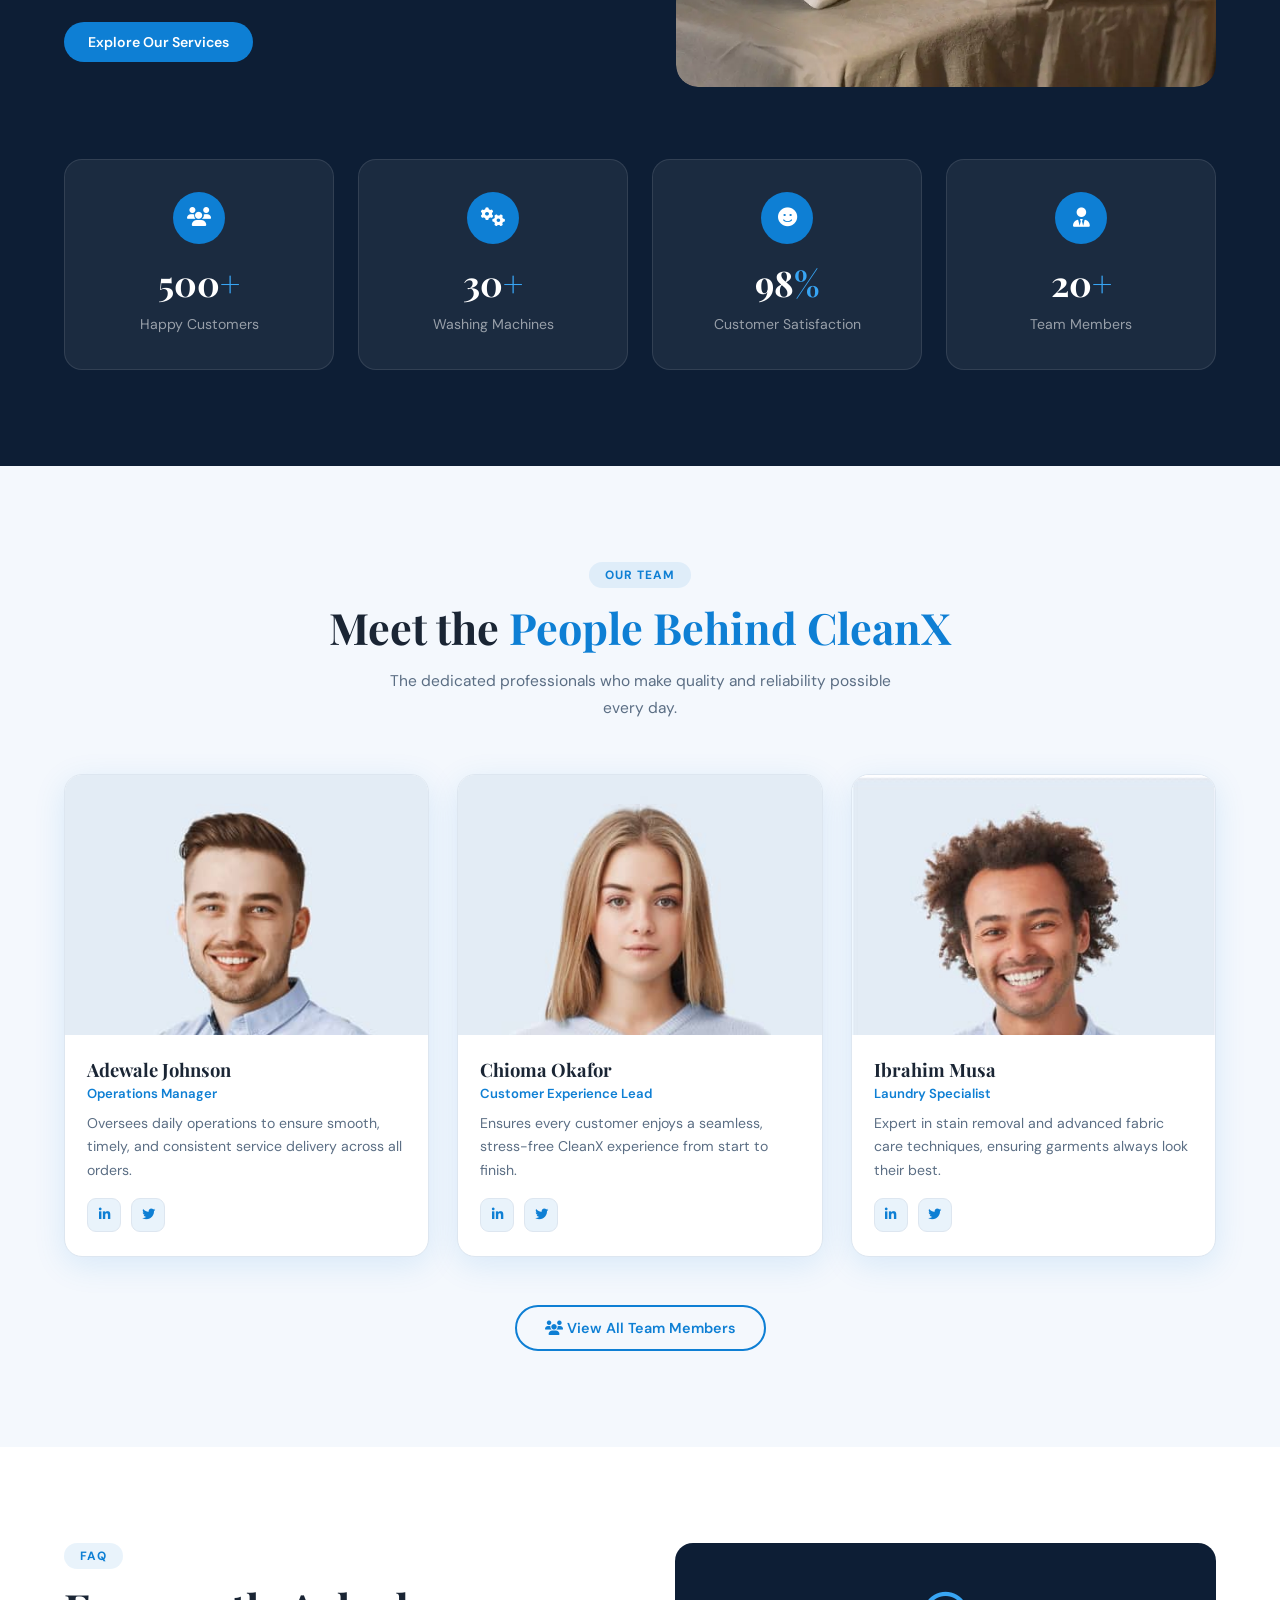
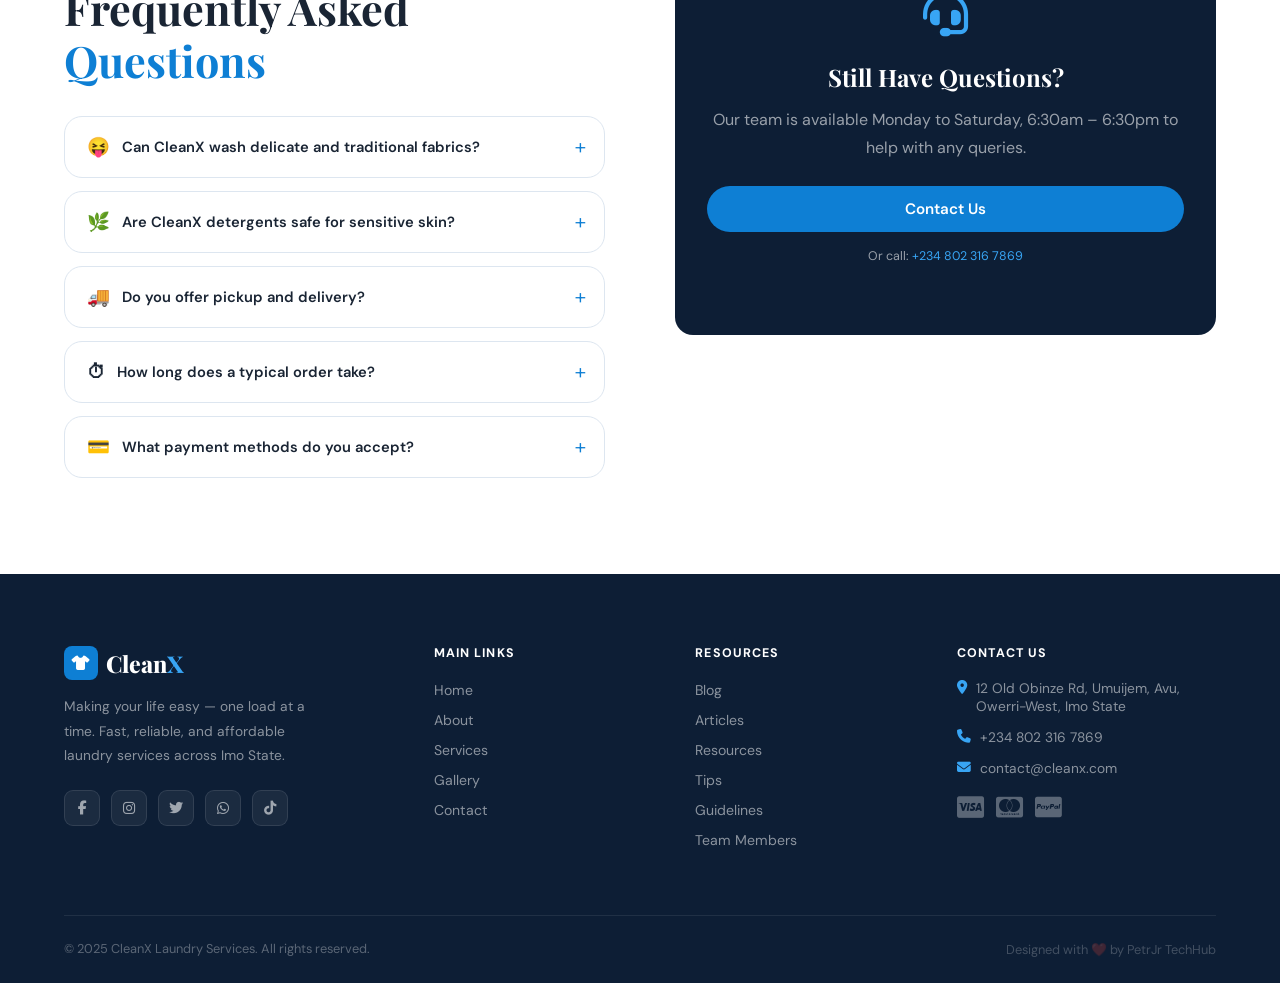
<file: clx-about.html>
<!doctype html>
<html lang="en" data-theme="light">
  <head>
    <meta charset="UTF-8" />
    <meta name="viewport" content="width=device-width, initial-scale=1.0" />
    <title>CleanX | About Us</title>
    <link rel="preconnect" href="https://fonts.googleapis.com" />
    <link rel="preconnect" href="https://fonts.gstatic.com" crossorigin />
    <link
      href="https://fonts.googleapis.com/css2?family=Playfair+Display:wght@700;800;900&family=DM+Sans:ital,wght@0,300;0,400;0,500;0,600;1,400&display=swap"
      rel="stylesheet"
    />
    <link
      rel="stylesheet"
      href="./fontawesome-free-6.4.0-web/css/all.min.css"
    />
    <link rel="stylesheet" href="./aos-master/aos-master/dist/aos.css" />
    <link
      rel="stylesheet"
      href="https://cdnjs.cloudflare.com/ajax/libs/font-awesome/6.4.0/css/all.min.css"
    />
    <link rel="stylesheet" href="./css/clx-about.css" />
    <link
      rel="shortcut icon"
      href="./img/icons/dry_cleaning_24dp_E3E3E3_FILL0_wght400_GRAD0_opsz24.png"
      type="image/x-icon"
    />
  </head>
  <body>
    <!-- PRELOADER -->
    <!-- <div id="preloader">
      <div class="preloader-inner">
        <div class="preloader-logo">Clean<span>X</span></div>
        <div class="preloader-tag">Clean Clothes &middot; Less Stress</div>
        <div class="preloader-bar"><div class="preloader-fill"></div></div>
      </div>
    </div> -->

    <!-- TOP BAR -->
    <div class="topbar">
      <div class="topbar-group">
        <div class="topbar-item">
          <i class="fa fa-phone"></i><span>+234 802 316 7869</span>
        </div>
        <div class="topbar-item">
          <i class="fa fa-envelope"></i><span>contact@cleanx.com</span>
        </div>
      </div>
      <div class="topbar-group topbar-right">
        <div class="topbar-item">
          <i class="fa fa-clock"></i
          ><span>Mon &ndash; Sat: 6:30am &ndash; 6:30pm</span>
        </div>
        <div class="topbar-item">
          <i class="fa fa-location-dot"></i
          ><span>12 Old Obinze Rd, Owerri-West, Imo State</span>
        </div>
      </div>
    </div>

    <!-- NAVBAR -->
    <nav class="navbar" id="mainNav">
      <a href="index.html" class="nav-logo">
        <div class="nav-logo-icon"><i class="fa fa-shirt"></i></div>
        Clean<span>X</span>
      </a>
      <div class="nav-links">
        <a href="./index.html">Home</a>
        <a href="./clx-about.html" class="active">About</a>
        <a href="./clx-services.html">Services</a>
        <a href="./clx-gallery.html">Gallery</a>
        <a href="./clx-blog.html">Blog</a>
        <a href="./clx-contact.html">Contact</a>
      </div>
      <div class="nav-actions">
        <button
          class="theme-toggle"
          id="themeToggle"
          aria-label="Toggle dark mode"
        >
          <i class="fa fa-moon" id="themeIcon"></i>
        </button>
        <a href="./clx-contact.html" class="btn-primary nav-cta-btn"
          >Get Fresh</a
        >
        <button class="nav-toggle" id="navToggle" aria-label="Toggle menu">
          <span></span><span></span><span></span>
        </button>
      </div>
    </nav>
    <!-- Mobile Drawer -->
    <div class="nav-mobile" id="navMobile">
      <a href="./index.html">Home</a>
      <a href="./clx-about.html" class="active">About</a>
      <a href="./clx-services.html">Services</a>
      <a href="./clx-gallery.html">Gallery</a>
      <a href="./clx-blog.html">Blog</a>
      <a href="./clx-contact.html">Contact</a>
      <a href="./clx-contact.html" class="btn-primary mobile-cta"
        >Get Fresh</a
      >
    </div>

    <!-- PAGE HERO -->
    <section class="page-hero">
      <div
        class="page-hero-bg"
        style="
          background-image: linear-gradient(rgba(0,0,0,0.6)), url(./img/hotel7.jpg);
        "
      ></div>
      <div class="page-hero-content">
        <span class="section-label">Who We Are</span>
        <h1>About Clean<span>X</span></h1>
        <p>
          Trusted laundry professionals dedicated to quality, care, and
          convenience across Imo State.
        </p>
        <div class="hero-breadcrumb">
          <a href="index.html">Home</a>
          <i class="fa fa-chevron-right"></i>
          <span>About</span>
        </div>
      </div>
    </section>

    <!-- ABOUT US -->
    <section class="about-block">
      <div class="about-inner">
        <div class="about-img-wrap reveal-left">
          <img
            src="./img/6516e63d6c06e1f78afc9aa9_the-best-laundry-services-laundry-x-webflow-template.jpg"
            alt="CleanX team at work"
          />
          <div class="about-badge">
            <strong>7+</strong><span>Years Trusted</span>
          </div>
        </div>
        <div class="about-text reveal-right">
          <span class="section-label">About CleanX</span>
          <h2 class="section-title">
            Modern Laundry Care <span>Built for You</span>
          </h2>
          <p>
            CleanX is a modern laundry and garment care brand dedicated to
            delivering clean, fresh, and well-handled clothing for individuals
            and businesses across Imo State.
          </p>
          <p>
            With advanced equipment and trained professionals, we make laundry
            simple, reliable, and stress-free for every customer we serve.
          </p>
          <p>
            We understand your clothes are more than fabric &mdash;
            they&rsquo;re part of your story, your identity, and your lifestyle.
            That&rsquo;s why we treat every garment with genuine care and
            respect.
          </p>
          <a href="clx-contact.html" class="btn-primary">Get in Touch</a>
        </div>
      </div>
    </section>

    <!-- OUR MISSION -->
    <section class="about-block alt-bg">
      <div class="about-inner reverse">
        <div class="about-img-wrap reveal-right">
          <img
            src="./img/67a4b080a6fe115c7d7dab22_blog image 6.jpg"
            alt="CleanX mission"
          />
        </div>
        <div class="about-text reveal-left">
          <span class="section-label">Our Mission</span>
          <h2 class="section-title">
            Redefining <span>Laundry Services</span>
          </h2>
          <p>
            Our mission is to redefine laundry services through quality,
            efficiency, and customer-focused solutions that fit modern
            lifestyles.
          </p>
          <p>
            We aim to consistently deliver excellent results while saving our
            customers time and giving them complete peace of mind with every
            order.
          </p>
          <ul class="mission-list">
            <li>
              <i class="fa fa-circle-check"></i> On-time pickup &amp; delivery
              every time
            </li>
            <li>
              <i class="fa fa-circle-check"></i> Careful handling of all fabric
              types
            </li>
            <li>
              <i class="fa fa-circle-check"></i> Clear communication throughout
              the process
            </li>
            <li>
              <i class="fa fa-circle-check"></i> Affordable rates with no hidden
              charges
            </li>
          </ul>
        </div>
      </div>
    </section>

    <!-- OUR VALUES -->
    <section class="about-block">
      <div class="about-inner">
        <div class="about-img-wrap reveal-left">
          <img
            src="./img/front-view-pile-towels-with-iron.jpg"
            alt="CleanX values"
          />
        </div>
        <div class="about-text reveal-right">
          <span class="section-label">Our Values</span>
          <h2 class="section-title">What We <span>Stand For</span></h2>
          <p>
            Quality, integrity, and reliability are at the core of everything we
            do at CleanX, guiding our services and every customer relationship
            we build.
          </p>
          <p>
            We value teamwork, deep respect for fabrics, and a commitment to
            continuous improvement in every process we run.
          </p>
          <div class="values-grid">
            <div class="value-pill"><i class="fa fa-star"></i> Quality</div>
            <div class="value-pill">
              <i class="fa fa-handshake"></i> Integrity
            </div>
            <div class="value-pill">
              <i class="fa fa-shield-halved"></i> Reliability
            </div>
            <div class="value-pill"><i class="fa fa-users"></i> Teamwork</div>
            <div class="value-pill"><i class="fa fa-leaf"></i> Care</div>
            <div class="value-pill">
              <i class="fa fa-chart-line"></i> Growth
            </div>
          </div>
        </div>
      </div>
    </section>

    <!-- WHY US + STATS -->
    <section class="why-section">
      <div class="why-inner">
        <div class="why-text reveal-left">
          <span class="section-label">Why Choose Us</span>
          <h2 class="section-title">
            10+ Years of <span>Laundry Excellence</span>
          </h2>
          <p>
            With over a decade of experience in laundry services, CleanX offers
            you the best in garment care &mdash; from daily wear to delicate
            fabrics.
          </p>
          <p>
            Our mission is to redefine laundry services through quality,
            efficiency, and customer-focused solutions that fit modern
            lifestyles.
          </p>
          <p>
            We offer high-quality laundry pickup &amp; delivery services right
            to your doorstep, anywhere in Imo State.
          </p>
          <a href="clx-services.html" class="btn-primary why-cta"
            >Explore Our Services</a
          >
        </div>
        <div class="why-img reveal-right">
          <img
            src="./img/666bfefdd82cdf0afa6bd13b_pexels-cottonbro-4107183.webp"
            alt="CleanX laundry professionals"
          />
        </div>
      </div>
      <div class="stats-row">
        <div class="stat-card">
          <div class="stat-icon"><i class="fa fa-users"></i></div>
          <h3>500<span>+</span></h3>
          <p>Happy Customers</p>
        </div>
        <div class="stat-card">
          <div class="stat-icon"><i class="fa fa-gears"></i></div>
          <h3>30<span>+</span></h3>
          <p>Washing Machines</p>
        </div>
        <div class="stat-card">
          <div class="stat-icon"><i class="fa fa-face-smile"></i></div>
          <h3>98<span>%</span></h3>
          <p>Customer Satisfaction</p>
        </div>
        <div class="stat-card">
          <div class="stat-icon"><i class="fa fa-user-tie"></i></div>
          <h3>20<span>+</span></h3>
          <p>Team Members</p>
        </div>
      </div>
    </section>

    <!-- TEAM -->
    <section class="team-section">
      <div class="section-head text-center">
        <span class="section-label">Our Team</span>
        <h2 class="section-title">
          Meet the <span>People Behind CleanX</span>
        </h2>
        <p class="section-sub">
          The dedicated professionals who make quality and reliability possible
          every day.
        </p>
      </div>
      <div class="team-grid">
        <div class="team-card">
          <div class="team-img-wrap">
            <img
              src="./img/65204ba4f65a3ac72cf3aa9e_matt-cannon-testimonial-laundry-x-webflow-template.jpg"
              alt="Adewale Johnson"
            />
          </div>
          <div class="team-body">
            <h3>Adewale Johnson</h3>
            <span>Operations Manager</span>
            <p>
              Oversees daily operations to ensure smooth, timely, and consistent
              service delivery across all orders.
            </p>
            <div class="team-socials">
              <a href="#" aria-label="LinkedIn"
                ><i class="fab fa-linkedin-in"></i
              ></a>
              <a href="#" aria-label="Twitter"
                ><i class="fab fa-twitter"></i
              ></a>
            </div>
          </div>
        </div>
        <div class="team-card">
          <div class="team-img-wrap">
            <img
              src="./img/65204ba46ab53be564f2478a_lily-woods-testimonial-laundry-x-webflow-template.jpg"
              alt="Chioma Okafor"
            />
          </div>
          <div class="team-body">
            <h3>Chioma Okafor</h3>
            <span>Customer Experience Lead</span>
            <p>
              Ensures every customer enjoys a seamless, stress-free CleanX
              experience from start to finish.
            </p>
            <div class="team-socials">
              <a href="#" aria-label="LinkedIn"
                ><i class="fab fa-linkedin-in"></i
              ></a>
              <a href="#" aria-label="Twitter"
                ><i class="fab fa-twitter"></i
              ></a>
            </div>
          </div>
        </div>
        <div class="team-card">
          <div class="team-img-wrap">
            <img
              src="./img/65204ba40a22082f2464714b_andy-smith-testimonial-laundry-x-webflow-template.jpg"
              alt="Ibrahim Musa"
            />
          </div>
          <div class="team-body">
            <h3>Ibrahim Musa</h3>
            <span>Laundry Specialist</span>
            <p>
              Expert in stain removal and advanced fabric care techniques,
              ensuring garments always look their best.
            </p>
            <div class="team-socials">
              <a href="#" aria-label="LinkedIn"
                ><i class="fab fa-linkedin-in"></i
              ></a>
              <a href="#" aria-label="Twitter"
                ><i class="fab fa-twitter"></i
              ></a>
            </div>
          </div>
        </div>
      </div>
      <div class="team-cta">
        <a href="clx-team.html" class="btn-outline-blue"
          ><i class="fa fa-users"></i>  View All Team Members</a
        >
      </div>
    </section>

    <!-- FAQ -->
    <section class="faq-section">
      <div class="faq-inner">
        <div class="faq-questions">
          <span class="section-label">FAQ</span>
          <h2 class="section-title faq-title">
            Frequently Asked <span>Questions</span>
          </h2>
          <div class="faq-list">
            <details class="faq-item">
              <summary>
                <span class="faq-emoji">&#128541;</span> Can CleanX wash
                delicate and traditional fabrics?
              </summary>
              <p>
                Absolutely. We handle lace, ankara, aso-oke, suits, and delicate
                fabrics using specialised methods that preserve texture, colour,
                and overall quality.
              </p>
            </details>
            <details class="faq-item">
              <summary>
                <span class="faq-emoji">&#127807;</span> Are CleanX detergents
                safe for sensitive skin?
              </summary>
              <p>
                Yes. We use high-quality, skin-friendly detergents that are safe
                for children and sensitive skin while also reducing
                environmental impact.
              </p>
            </details>
            <details class="faq-item">
              <summary>
                <span class="faq-emoji">&#128666;</span> Do you offer pickup and
                delivery?
              </summary>
              <p>
                Absolutely! We offer free pickup and delivery across Imo State.
                Simply call us or send a message and we&rsquo;ll schedule a
                convenient time for you.
              </p>
            </details>
            <details class="faq-item">
              <summary>
                <span class="faq-emoji">&#9201;</span> How long does a typical
                order take?
              </summary>
              <p>
                Standard turnaround is 24 to 48 hours. Express and same-day
                options are available depending on your location and selected
                service.
              </p>
            </details>
            <details class="faq-item">
              <summary>
                <span class="faq-emoji">&#128179;</span> What payment methods do
                you accept?
              </summary>
              <p>
                We accept cash, bank transfers, and major mobile payment
                platforms. Payment is conveniently made upon delivery.
              </p>
            </details>
          </div>
        </div>
        <div class="faq-sidebar">
          <div class="faq-cta-card">
            <div class="faq-cta-icon"><i class="fa fa-headset"></i></div>
            <h3>Still Have Questions?</h3>
            <p>
              Our team is available Monday to Saturday, 6:30am &ndash; 6:30pm to
              help with any queries.
            </p>
            <a href="contact.html" class="btn-primary faq-cta-btn"
              >Contact Us</a
            >
            <p class="faq-note">
              Or call:
              <a href="tel:+2348023167869" class="faq-contact-link"
                >+234 802 316 7869</a
              >
            </p>
          </div>
        </div>
      </div>
    </section>

    <!-- FOOTER -->
    <footer class="footer">
      <div class="footer-grid">
        <div class="footer-brand footer-col">
          <div class="footer-logo">
            <div class="nav-logo-icon"><i class="fa fa-shirt"></i></div>
            <span>Clean<span class="footer-logo-x">X</span></span>
          </div>
          <p>
            Making your life easy — one load at a time. Fast, reliable, and
            affordable laundry services across Imo State.
          </p>
          <div class="footer-socials">
            <a href="#" aria-label="Facebook"
              ><i class="fab fa-facebook-f"></i
            ></a>
            <a href="#" aria-label="Instagram"
              ><i class="fab fa-instagram"></i
            ></a>
            <a href="#" aria-label="Twitter"><i class="fab fa-twitter"></i></a>
            <a href="#" aria-label="WhatsApp"
              ><i class="fab fa-whatsapp"></i
            ></a>
            <a href="#" aria-label="TikTok"><i class="fab fa-tiktok"></i></a>
          </div>
        </div>
        <div class="footer-col">
          <h4>Main Links</h4>
          <ul>
            <li><a href="index.html">Home</a></li>
            <li><a href="clx-about.html">About</a></li>
            <li><a href="clx-services.html">Services</a></li>
            <li><a href="clx-gallery.html">Gallery</a></li>
            <li><a href="clx-contact.html">Contact</a></li>
          </ul>
        </div>
        <div class="footer-col">
          <h4>Resources</h4>
          <ul>
            <li><a href="clx-blog.html">Blog</a></li>
            <li><a href="clx-blog.html#articles">Articles</a></li>
            <li><a href="clx-blog.html#resources">Resources</a></li>
            <li><a href="clx-blog.html#tips">Tips</a></li>
            <li><a href="clx-blog.html#guidelines">Guidelines</a></li>
            <li><a href="clx-team.html">Team Members</a></li>
          </ul>
        </div>
        <div class="footer-col">
          <h4>Contact Us</h4>
          <div class="footer-contact-item">
            <i class="fa fa-map-marker-alt"></i
            ><span>12 Old Obinze Rd, Umuijem, Avu, Owerri-West, Imo State</span>
          </div>
          <div class="footer-contact-item">
            <i class="fa fa-phone"></i
            ><a href="tel:+2348023167869">+234 802 316 7869</a>
          </div>
          <div class="footer-contact-item">
            <i class="fa fa-envelope"></i
            ><a href="mailto:contact@cleanx.com">contact@cleanx.com</a>
          </div>
          <div class="footer-payments">
            <i class="fab fa-cc-visa"></i>
            <i class="fab fa-cc-mastercard"></i>
            <i class="fab fa-cc-paypal"></i>
          </div>
        </div>
      </div>
      <div class="footer-bottom">
        <p>&copy; 2025 CleanX Laundry Services. All rights reserved.</p>
        <span>Designed with ❤️ by PetrJr TechHub</span>
      </div>
    </footer>

    <!-- SCROLL TO TOP -->
    <div class="progress-top" id="progress-top">
      <div class="progress-ring" id="progress-ring">
        <div class="progress-ring-inner" id="progress-ring-inner">
          <i class="fas fa-arrow-up"></i>
        </div>
      </div>
    </div>

    <!-- Chatbot toggle button -->
    <div class="chat-toggle" onclick="toggleChat()">
      <i class="fab fa-whatsapp"></i>
    </div>
    <!-- Chatbox -->
    <div class="chat-box" id="chatBox">
      <div class="chat-header">
        <div>
          <strong>CleanX chat support</strong><br />
          <span class="status">Online • Secure • Encrypted</span>
        </div>
        <div class="close" onclick="toggleChat()">✖</div>
      </div>

      <div class="chat-body" id="chatBody">
        <div class="message bot">
          Welcome to CleanX Laundry Service ✨<br />How can we serve you today?
        </div>
      </div>

      <div class="chat-footer">
        <input
          type="text"
          id="userInput"
          placeholder="Type your message..."
          onkeypress="if (event.key === 'Enter') sendMessage();"
        />
        <button onclick="sendMessage()">Send</button>
      </div>
    </div>

    <script src="./js/clx-about.js"></script>
    <script src="./aos-master/aos-master/dist/aos.js"></script>
    <script src="./bootstrap-5.3.8-dist/js/bootstrap.bundle.js"></script>
    <script>
      AOS.init({
        duration: 800,
        easing: "ease-in-out",
        once: true,
        offset: 80,
      });
    </script>
  </body>
</html>
</file>
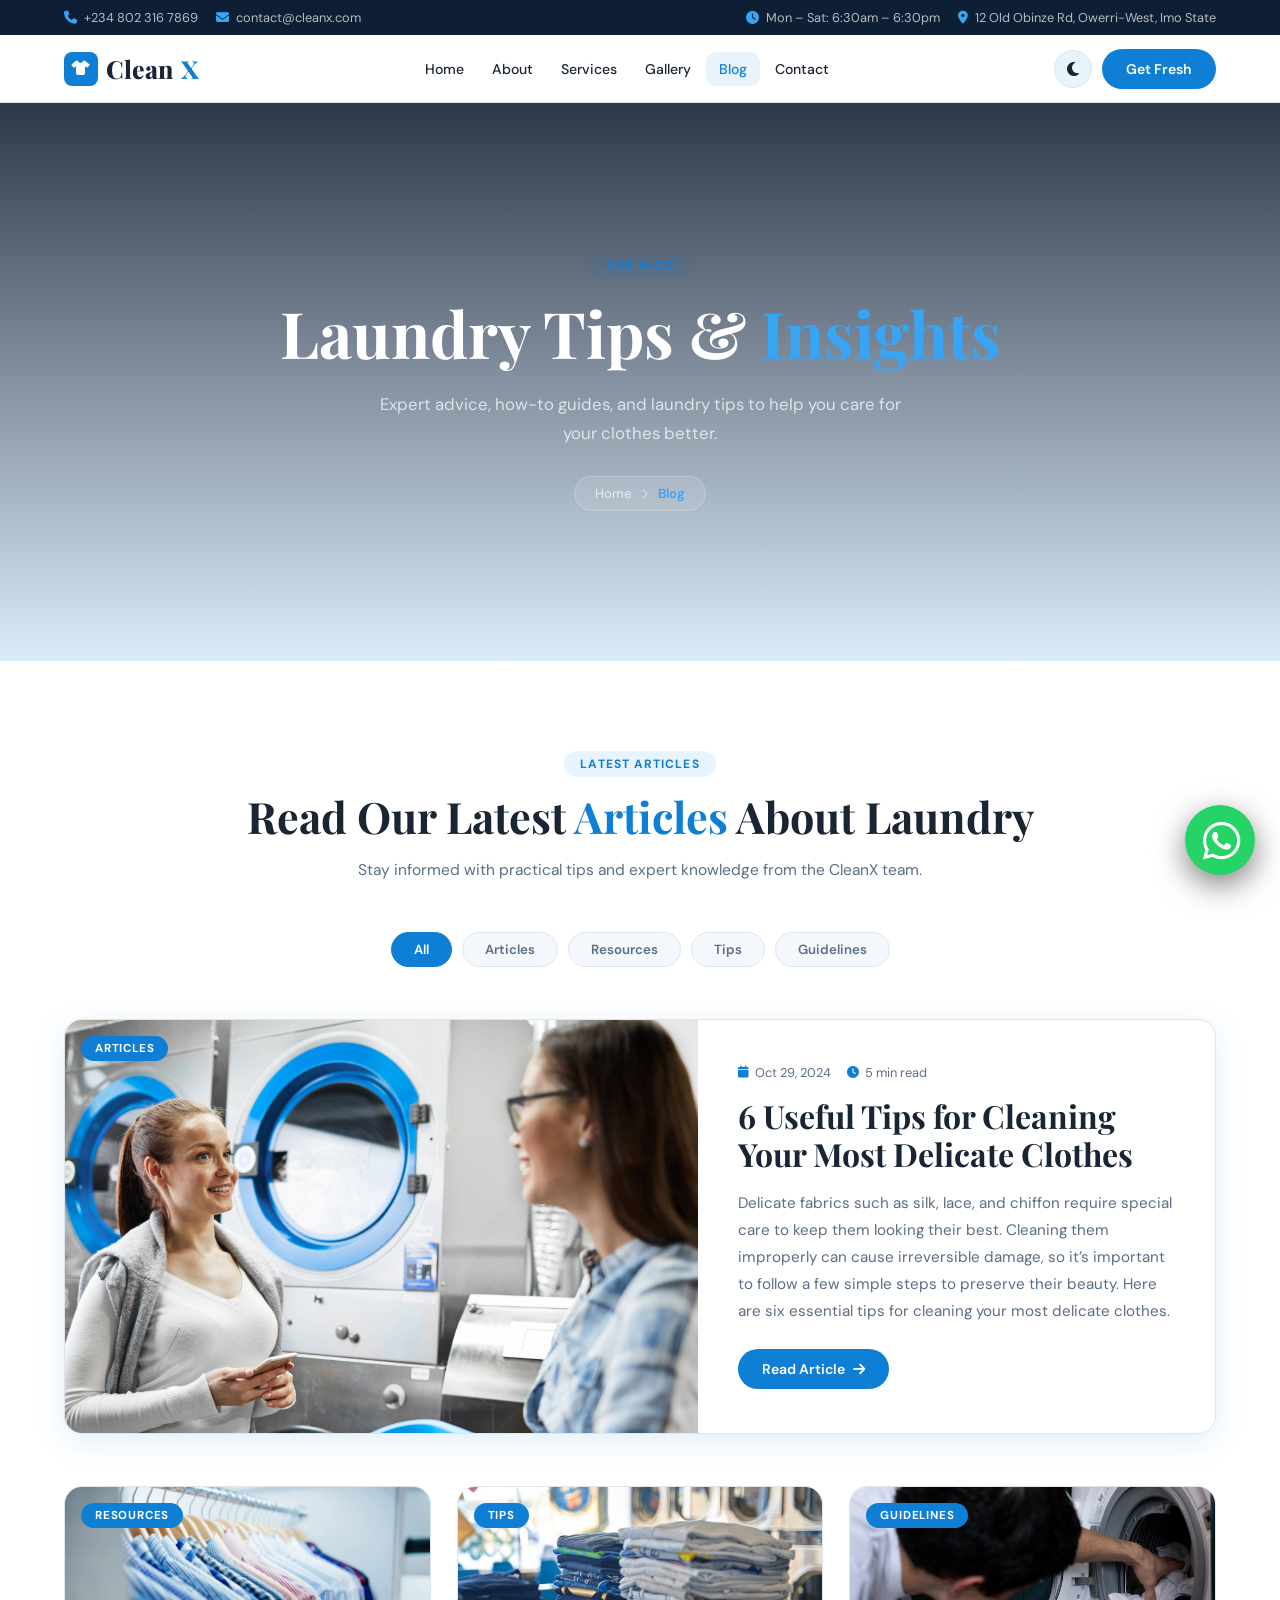
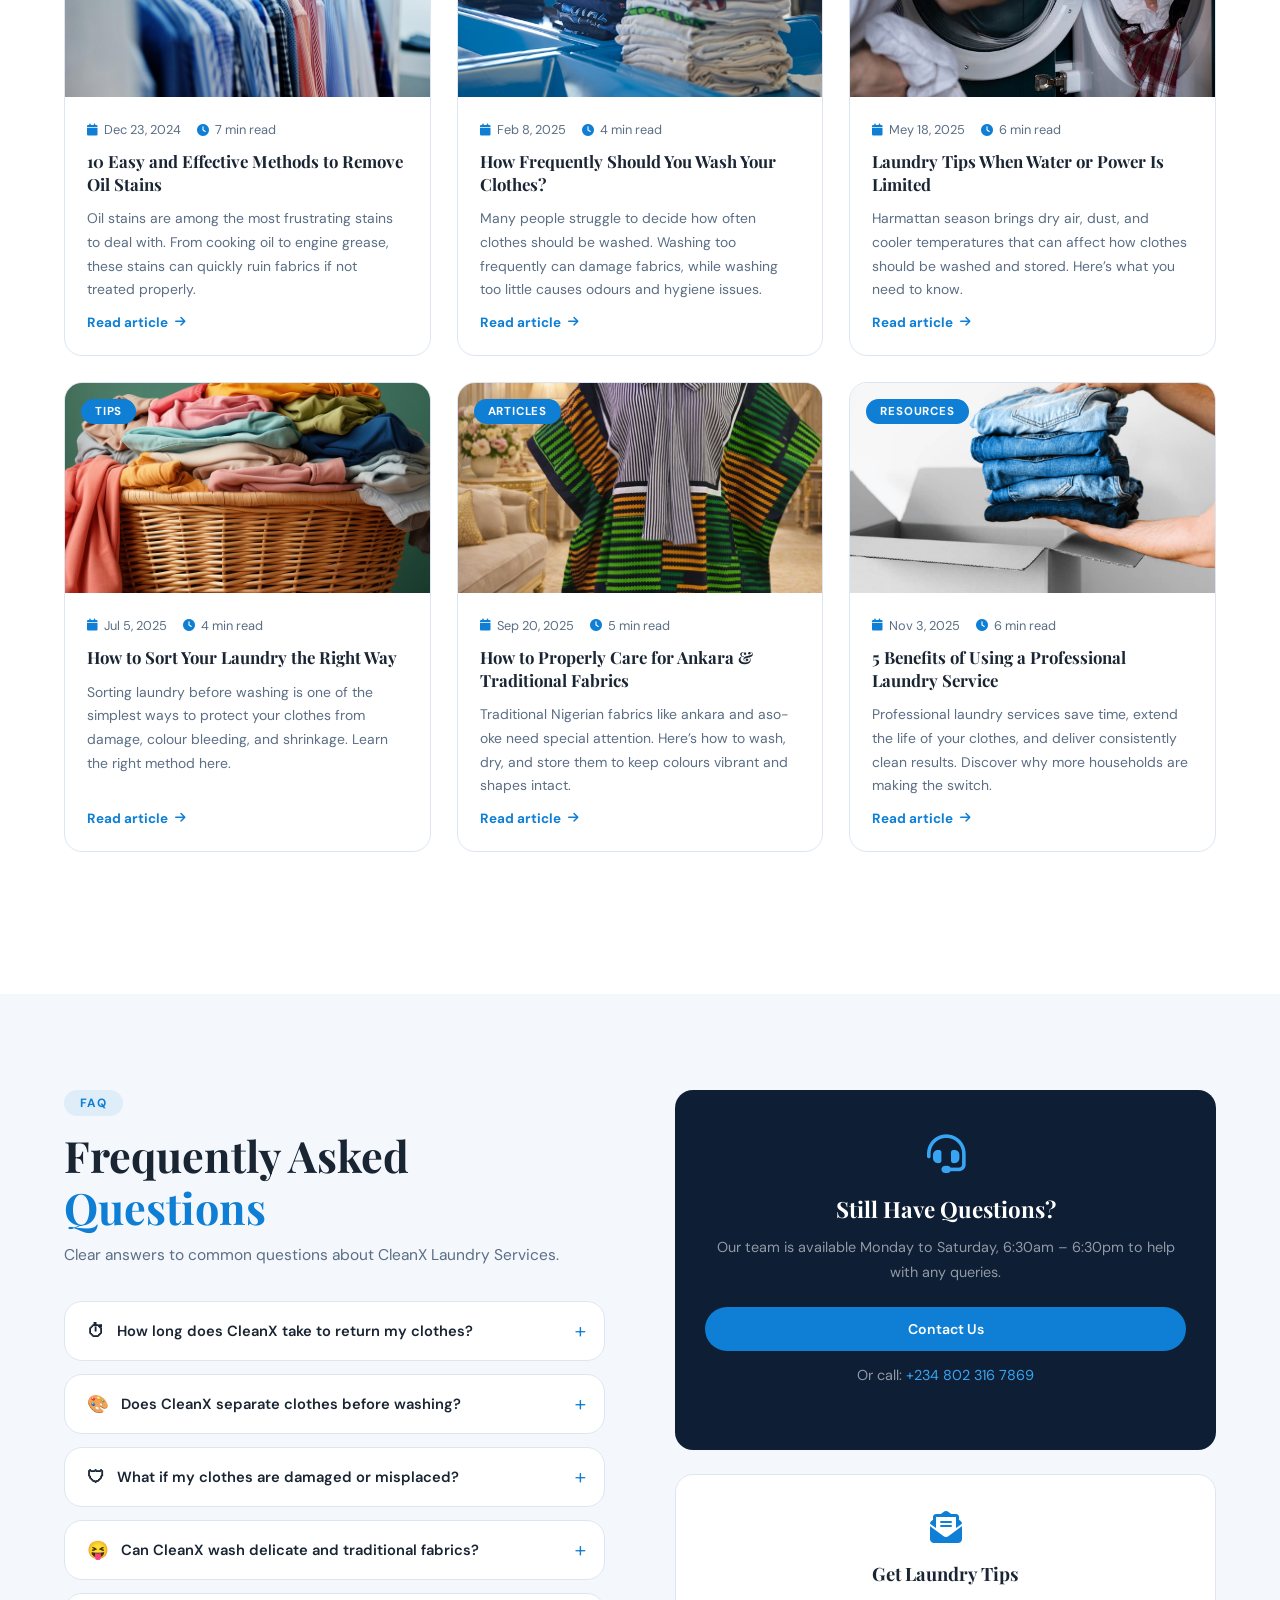
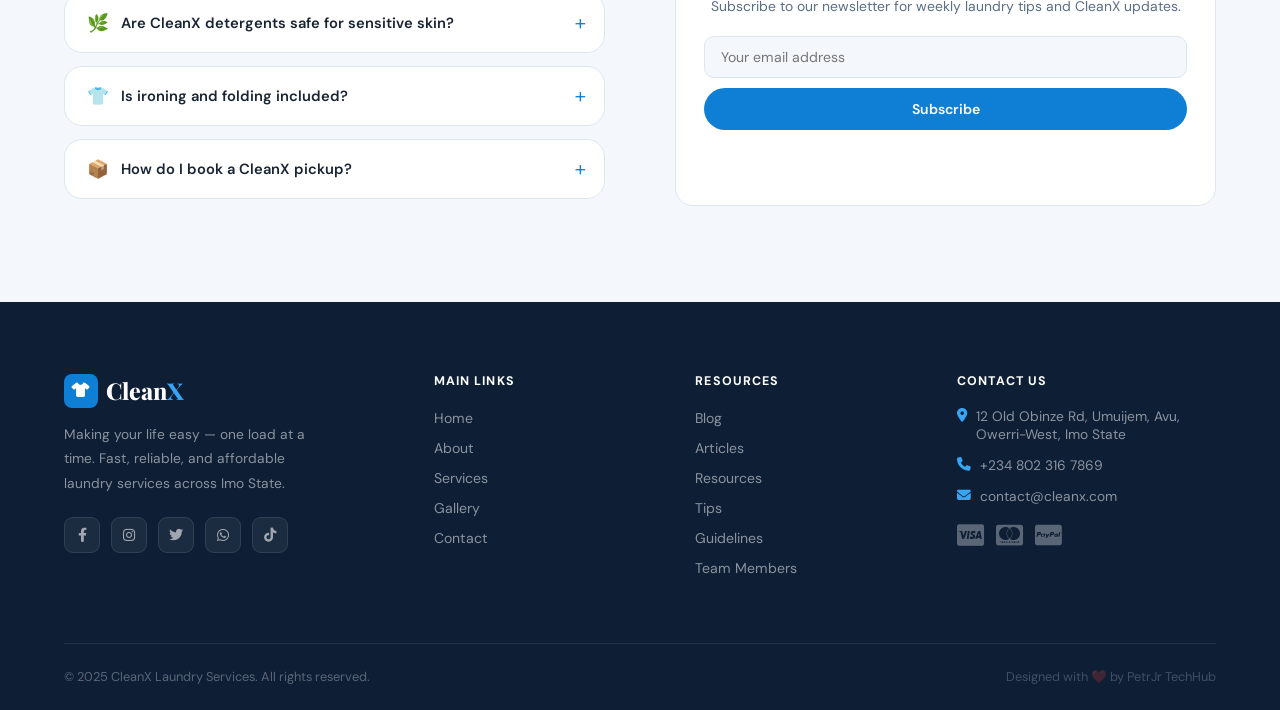
<file: clx-blog.html>
<!doctype html>
<html lang="en" data-theme="light">
  <head>
    <meta charset="UTF-8" />
    <meta name="viewport" content="width=device-width, initial-scale=1.0" />
    <title>CleanX | Blog</title>
    <link rel="preconnect" href="https://fonts.googleapis.com" />
    <link rel="preconnect" href="https://fonts.gstatic.com" crossorigin />
    <link
      href="https://fonts.googleapis.com/css2?family=Playfair+Display:wght@700;800;900&family=DM+Sans:ital,wght@0,300;0,400;0,500;0,600;1,400&display=swap"
      rel="stylesheet"
    />
    <link
      rel="stylesheet"
      href="https://cdnjs.cloudflare.com/ajax/libs/font-awesome/6.4.0/css/all.min.css"
    />
    <link rel="stylesheet" href="./css/clx-blog.css" />
    <link
      rel="stylesheet"
      href="./fontawesome-free-6.4.0-web/css/all.min.css"
    />
    <link rel="stylesheet" href="./aos-master/aos-master/dist/aos.css" />
    <link
      rel="shortcut icon"
      href="./img/icons/dry_cleaning_24dp_E3E3E3_FILL0_wght400_GRAD0_opsz24.png"
      type="image/x-icon"
    />
  </head>
  <body>
    <!-- PRELOADER -->
    <!-- <div id="preloader">
      <div class="preloader-inner">
        <div class="preloader-logo">Clean<span>X</span></div>
        <div class="preloader-tag">Clean Clothes &middot; Less Stress</div>
        <div class="preloader-bar"><div class="preloader-fill"></div></div>
      </div>
    </div> -->

    <!-- TOP BAR -->
    <div class="topbar">
      <div class="topbar-group">
        <div class="topbar-item">
          <i class="fa fa-phone"></i><span>+234 802 316 7869</span>
        </div>
        <div class="topbar-item">
          <i class="fa fa-envelope"></i><span>contact@cleanx.com</span>
        </div>
      </div>
      <div class="topbar-group topbar-right">
        <div class="topbar-item">
          <i class="fa fa-clock"></i
          ><span>Mon &ndash; Sat: 6:30am &ndash; 6:30pm</span>
        </div>
        <div class="topbar-item">
          <i class="fa fa-location-dot"></i
          ><span>12 Old Obinze Rd, Owerri-West, Imo State</span>
        </div>
      </div>
    </div>

    <!-- NAVBAR -->
    <nav class="navbar" id="mainNav">
      <a href="index.html" class="nav-logo">
        <div class="nav-logo-icon"><i class="fa fa-shirt"></i></div>
        Clean<span>X</span>
      </a>
      <div class="nav-links">
        <a href="./index.html">Home</a>
        <a href="./clx-about.html">About</a>
        <a href="./clx-services.html">Services</a>
        <a href="./clx-gallery.html">Gallery</a>
        <a href="./clx-blog.html" class="active">Blog</a>
        <a href="./clx-contact.html">Contact</a>
      </div>
      <div class="nav-actions">
        <button
          class="theme-toggle"
          id="themeToggle"
          aria-label="Toggle dark mode"
        >
          <i class="fa fa-moon" id="themeIcon"></i>
        </button>
        <a href="./clx-contact.html" class="btn-primary nav-cta-btn"
          >Get Fresh</a
        >
        <button class="nav-toggle" id="navToggle" aria-label="Toggle menu">
          <span></span><span></span><span></span>
        </button>
      </div>
    </nav>

    <!-- Mobile Drawer -->
    <div class="nav-mobile" id="navMobile">
      <a href="./index.html">Home</a>
      <a href="./clx-about.html">About</a>
      <a href="./clx-services.html">Services</a>
      <a href="./clx-gallery.html">Gallery</a>
      <a href="./clx-blog.html" class="active">Blog</a>
      <a href="./clx-contact.html">Contact</a>
      <a href="./clx-contact.html" class="btn-primary mobile-cta"
        >Get Fresh</a
      >
    </div>

    <!-- PAGE HERO -->
    <section class="page-hero">
      <div
        class="page-hero-bg"
        style="
          background-image:
            linear-gradient(rgba(0, 0, 0, 0.6)),
            url(&quot;./img/66263028018997550b9b2785_planetcare-23coWmkTNSg-unsplash.jpg&quot;);
        "
      ></div>
      <div class="page-hero-content">
        <span class="section-label">Our Blog</span>
        <h1>Laundry Tips &amp; <span>Insights</span></h1>
        <p>
          Expert advice, how-to guides, and laundry tips to help you care for
          your clothes better.
        </p>
        <div class="hero-breadcrumb">
          <a href="index.html">Home</a>
          <i class="fa fa-chevron-right"></i>
          <span>Blog</span>
        </div>
      </div>
    </section>

    <!-- BLOG SECTION -->
    <section class="blog-section">
      <div class="blog-inner">
        <div class="blog-header text-center">
          <span class="section-label">Latest Articles</span>
          <h2 class="section-title">
            Read Our Latest <span>Articles</span> About Laundry
          </h2>
          <p class="section-sub">
            Stay informed with practical tips and expert knowledge from the
            CleanX team.
          </p>
        </div>

        <!-- CATEGORY FILTER -->
        <div class="blog-filter">
          <button class="blog-filter-btn active" data-filter="all">All</button>
          <button class="blog-filter-btn" data-filter="articles">
            Articles
          </button>
          <button class="blog-filter-btn" data-filter="resources">
            Resources
          </button>
          <button class="blog-filter-btn" data-filter="tips">Tips</button>
          <button class="blog-filter-btn" data-filter="guidelines">
            Guidelines
          </button>
        </div>

        <!-- FEATURED POSThttps://images.unsplash.com/photo-1545173168-9f1947eebb7f?w=900&q=80 -->
        <article class="blog-featured" data-category="articles">
          <div class="blog-featured-img">
            <img
              src="./img/651d6f7ab1457942e42f5732_two-people-talk-laundromat-hero-laundry-webflow-template.jpg"
              alt="6 useful tips for cleaning delicate clothes"
              loading="lazy"
            />
            <span class="blog-tag">Articles</span>
          </div>
          <div class="blog-featured-body">
            <div class="blog-meta">
              <span class="blog-date"
                ><i class="fa fa-calendar"></i> Oct 29, 2024</span
              >
              <span class="blog-read"
                ><i class="fa fa-clock"></i> 5 min read</span
              >
            </div>
            <h2>6 Useful Tips for Cleaning Your Most Delicate Clothes</h2>
            <p>
              Delicate fabrics such as silk, lace, and chiffon require special
              care to keep them looking their best. Cleaning them improperly can
              cause irreversible damage, so it&rsquo;s important to follow a few
              simple steps to preserve their beauty. Here are six essential tips
              for cleaning your most delicate clothes.
            </p>
            <a href="./clx-blogs/blog1.html" class="btn-primary blog-read-btn"
              >Read Article <i class="fa fa-arrow-right"></i
            ></a>
          </div>
        </article>

        <!-- BLOG GRID -->
        <div class="blog-grid" id="blogGrid">
          <article class="blog-card" data-category="resources">
            <div class="blog-card-img">
              <img
                src="./img/6614f35f5597d19627d2caac_6026.jpg"
                alt="10 easy methods to remove oil stains"
                loading="lazy"
              />
              <span class="blog-tag">Resources</span>
            </div>
            <div class="blog-card-body">
              <div class="blog-meta">
                <span class="blog-date"
                  ><i class="fa fa-calendar"></i> Dec 23, 2024</span
                >
                <span class="blog-read"
                  ><i class="fa fa-clock"></i> 7 min read</span
                >
              </div>
              <h3>10 Easy and Effective Methods to Remove Oil Stains</h3>
              <p>
                Oil stains are among the most frustrating stains to deal with.
                From cooking oil to engine grease, these stains can quickly ruin
                fabrics if not treated properly.
              </p>
              <a href="./clx-blogs/blog2.html" class="blog-link"
                >Read article <i class="fa fa-arrow-right"></i
              ></a>
            </div>
          </article>

          <article class="blog-card" data-category="tips">
            <div class="blog-card-img">
              <img
                src="./img/662630d2d5c897d12be3baaf_dan-lefebvre-APUvZYCjPJ0-unsplash.jpg"
                alt="How frequently should you wash clothes"
                loading="lazy"
              />
              <span class="blog-tag">Tips</span>
            </div>
            <div class="blog-card-body">
              <div class="blog-meta">
                <span class="blog-date"
                  ><i class="fa fa-calendar"></i> Feb 8, 2025</span
                >
                <span class="blog-read"
                  ><i class="fa fa-clock"></i> 4 min read</span
                >
              </div>
              <h3>How Frequently Should You Wash Your Clothes?</h3>
              <p>
                Many people struggle to decide how often clothes should be
                washed. Washing too frequently can damage fabrics, while washing
                too little causes odours and hygiene issues.
              </p>
              <a href="./clx-blogs/blog3.html" class="blog-link"
                >Read article <i class="fa fa-arrow-right"></i
              ></a>
            </div>
          </article>

          <article class="blog-card" data-category="guidelines">
            <div class="blog-card-img">
              <img
                src="./img/661514c079739ed1e092024d_pexels-cottonbro-studio-5901622.jpg"
                alt="Laundry tips when water or power is limited"
                loading="lazy"
              />
              <span class="blog-tag">Guidelines</span>
            </div>
            <div class="blog-card-body">
              <div class="blog-meta">
                <span class="blog-date"
                  ><i class="fa fa-calendar"></i> Mey 18, 2025</span
                >
                <span class="blog-read"
                  ><i class="fa fa-clock"></i> 6 min read</span
                >
              </div>
              <h3>Laundry Tips When Water or Power Is Limited</h3>
              <p>
                Harmattan season brings dry air, dust, and cooler temperatures
                that can affect how clothes should be washed and stored.
                Here&rsquo;s what you need to know.
              </p>
              <a href="./clx-blogs/blog4.html" class="blog-link"
                >Read article <i class="fa fa-arrow-right"></i
              ></a>
            </div>
          </article>

          <article class="blog-card" data-category="tips">
            <div class="blog-card-img">
              <img
                src="./img/67a4a0882d6bd67946f9a271_blog image 5.jpg"
                alt="How to sort laundry properly"
                loading="lazy"
              />
              <span class="blog-tag">Tips</span>
            </div>
            <div class="blog-card-body">
              <div class="blog-meta">
                <span class="blog-date"
                  ><i class="fa fa-calendar"></i> Jul 5, 2025</span
                >
                <span class="blog-read"
                  ><i class="fa fa-clock"></i> 4 min read</span
                >
              </div>
              <h3>How to Sort Your Laundry the Right Way</h3>
              <p>
                Sorting laundry before washing is one of the simplest ways to
                protect your clothes from damage, colour bleeding, and
                shrinkage. Learn the right method here.
              </p>
              <a href="./clx-blogs/blog5.html" class="blog-link"
                >Read article <i class="fa fa-arrow-right"></i
              ></a>
            </div>
          </article>

          <article class="blog-card" data-category="articles">
            <div class="blog-card-img">
              <img
                src="./img/bubu8.jpg"
                alt="How to care for traditional fabrics"
                loading="lazy"
              />
              <span class="blog-tag">Articles</span>
            </div>
            <div class="blog-card-body">
              <div class="blog-meta">
                <span class="blog-date"
                  ><i class="fa fa-calendar"></i> Sep 20, 2025</span
                >
                <span class="blog-read"
                  ><i class="fa fa-clock"></i> 5 min read</span
                >
              </div>
              <h3>How to Properly Care for Ankara &amp; Traditional Fabrics</h3>
              <p>
                Traditional Nigerian fabrics like ankara and aso-oke need
                special attention. Here&rsquo;s how to wash, dry, and store them
                to keep colours vibrant and shapes intact.
              </p>
              <a href="./clx-blogs/blog6.html" class="blog-link"
                >Read article <i class="fa fa-arrow-right"></i
              ></a>
            </div>
          </article>

          <article class="blog-card" data-category="resources">
            <div class="blog-card-img">
              <img
                src="./img/651b2295149230ad9d5ced41_clothes-ready-delivery-laundry-x-webflow-template.jpg"
                alt="Benefits of professional laundry"
                loading="lazy"
              />
              <span class="blog-tag">Resources</span>
            </div>
            <div class="blog-card-body">
              <div class="blog-meta">
                <span class="blog-date"
                  ><i class="fa fa-calendar"></i> Nov 3, 2025</span
                >
                <span class="blog-read"
                  ><i class="fa fa-clock"></i> 6 min read</span
                >
              </div>
              <h3>5 Benefits of Using a Professional Laundry Service</h3>
              <p>
                Professional laundry services save time, extend the life of your
                clothes, and deliver consistently clean results. Discover why
                more households are making the switch.
              </p>
              <a href="./clx-blogs/blog7.html" class="blog-link"
                >Read article <i class="fa fa-arrow-right"></i
              ></a>
            </div>
          </article>
        </div>
        <!-- /blog-grid -->

        <!-- <div class="blog-cta-wrap">
      <a href="blog.html" class="btn-outline-blue"><i class="fa fa-book-open"></i> Browse All Articles</a>
    </div> -->
      </div>
    </section>

    <!-- FAQ SECTION -->
    <section class="faq-section">
      <div class="faq-inner">
        <div class="faq-questions">
          <span class="section-label">FAQ</span>
          <h2 class="section-title faq-title">
            Frequently Asked <span>Questions</span>
          </h2>
          <p class="section-sub faq-sub">
            Clear answers to common questions about CleanX Laundry Services.
          </p>

          <div class="faq-list">
            <details class="faq-item">
              <summary>
                <span class="faq-emoji">&#9201;</span> How long does CleanX take
                to return my clothes?
              </summary>
              <p>
                Our standard turnaround time is 24 to 48 hours depending on your
                selected service. Express and same-day delivery options are
                available in selected locations across Imo State.
              </p>
            </details>
            <details class="faq-item">
              <summary>
                <span class="faq-emoji">&#127912;</span> Does CleanX separate
                clothes before washing?
              </summary>
              <p>
                Yes. Clothes are sorted by colour, fabric type, and care
                instructions to prevent colour bleeding, shrinkage, and damage,
                ensuring your garments remain in excellent condition.
              </p>
            </details>
            <details class="faq-item">
              <summary>
                <span class="faq-emoji">&#128737;</span> What if my clothes are
                damaged or misplaced?
              </summary>
              <p>
                CleanX follows strict quality control processes. In rare cases
                of damage or loss, customers should report immediately so the
                issue can be reviewed and resolved fairly.
              </p>
            </details>
            <details class="faq-item">
              <summary>
                <span class="faq-emoji">&#128541;</span> Can CleanX wash
                delicate and traditional fabrics?
              </summary>
              <p>
                Absolutely. We handle lace, ankara, aso-oke, suits, and delicate
                fabrics using specialised methods that preserve texture, colour,
                and overall quality.
              </p>
            </details>
            <details class="faq-item">
              <summary>
                <span class="faq-emoji">&#127807;</span> Are CleanX detergents
                safe for sensitive skin?
              </summary>
              <p>
                Yes. We use high-quality, skin-friendly detergents that are safe
                for children and sensitive skin while also reducing
                environmental impact.
              </p>
            </details>
            <details class="faq-item">
              <summary>
                <span class="faq-emoji">&#128085;</span> Is ironing and folding
                included?
              </summary>
              <p>
                Ironing and folding depend on the selected package. Some plans
                include them automatically, while others allow customers to add
                these services affordably.
              </p>
            </details>
            <details class="faq-item">
              <summary>
                <span class="faq-emoji">&#128230;</span> How do I book a CleanX
                pickup?
              </summary>
              <p>
                Booking is easy via phone call, WhatsApp, or our website. CleanX
                offers flexible pickup and delivery schedules tailored to busy
                Nigerian lifestyles.
              </p>
            </details>
          </div>
        </div>

        <div class="faq-sidebar">
          <div class="faq-cta-card">
            <div class="faq-cta-icon"><i class="fa fa-headset"></i></div>
            <h3>Still Have Questions?</h3>
            <p>
              Our team is available Monday to Saturday, 6:30am &ndash; 6:30pm to
              help with any queries.
            </p>
            <a href="contact.html" class="btn-primary faq-cta-btn"
              >Contact Us</a
            >
            <p class="faq-note">
              Or call:
              <a href="tel:+2348023167869" class="faq-contact-link"
                >+234 802 316 7869</a
              >
            </p>
          </div>

          <!-- NEWSLETTER -->
          <div class="newsletter-card">
            <div class="newsletter-icon">
              <i class="fa fa-envelope-open-text"></i>
            </div>
            <h3>Get Laundry Tips</h3>
            <p>
              Subscribe to our newsletter for weekly laundry tips and CleanX
              updates.
            </p>
            <div class="newsletter-form">
              <input
                type="email"
                id="newsletterEmail"
                placeholder="Your email address"
              />
              <button class="btn-primary newsletter-btn" id="newsletterBtn">
                Subscribe
              </button>
            </div>
            <p class="newsletter-note" id="newsletterMsg"></p>
          </div>
        </div>
      </div>
    </section>

    <!-- FOOTER -->
    <footer class="footer">
      <div class="footer-grid">
        <div class="footer-brand footer-col">
          <div class="footer-logo">
            <div class="nav-logo-icon"><i class="fa fa-shirt"></i></div>
            <span>Clean<span class="footer-logo-x">X</span></span>
          </div>
          <p>
            Making your life easy — one load at a time. Fast, reliable, and
            affordable laundry services across Imo State.
          </p>
          <div class="footer-socials">
            <a href="#" aria-label="Facebook"
              ><i class="fab fa-facebook-f"></i
            ></a>
            <a href="#" aria-label="Instagram"
              ><i class="fab fa-instagram"></i
            ></a>
            <a href="#" aria-label="Twitter"><i class="fab fa-twitter"></i></a>
            <a href="#" aria-label="WhatsApp"
              ><i class="fab fa-whatsapp"></i
            ></a>
            <a href="#" aria-label="TikTok"><i class="fab fa-tiktok"></i></a>
          </div>
        </div>
        <div class="footer-col">
          <h4>Main Links</h4>
          <ul>
            <li><a href="index.html">Home</a></li>
            <li><a href="clx-about.html">About</a></li>
            <li><a href="clx-services.html">Services</a></li>
            <li><a href="clx-gallery.html">Gallery</a></li>
            <li><a href="clx-contact.html">Contact</a></li>
          </ul>
        </div>
        <div class="footer-col">
          <h4>Resources</h4>
          <ul>
            <li><a href="clx-blog.html">Blog</a></li>
            <li><a href="clx-blog.html#articles">Articles</a></li>
            <li><a href="clx-blog.html#resources">Resources</a></li>
            <li><a href="clx-blog.html#tips">Tips</a></li>
            <li><a href="clx-blog.html#guidelines">Guidelines</a></li>
            <li><a href="clx-team.html">Team Members</a></li>
          </ul>
        </div>
        <div class="footer-col">
          <h4>Contact Us</h4>
          <div class="footer-contact-item">
            <i class="fa fa-map-marker-alt"></i
            ><span>12 Old Obinze Rd, Umuijem, Avu, Owerri-West, Imo State</span>
          </div>
          <div class="footer-contact-item">
            <i class="fa fa-phone"></i
            ><a href="tel:+2348023167869">+234 802 316 7869</a>
          </div>
          <div class="footer-contact-item">
            <i class="fa fa-envelope"></i
            ><a href="mailto:contact@cleanx.com">contact@cleanx.com</a>
          </div>
          <div class="footer-payments">
            <i class="fab fa-cc-visa"></i>
            <i class="fab fa-cc-mastercard"></i>
            <i class="fab fa-cc-paypal"></i>
          </div>
        </div>
      </div>
      <div class="footer-bottom">
        <p>&copy; 2025 CleanX Laundry Services. All rights reserved.</p>
        <span>Designed with ❤️ by PetrJr TechHub</span>
      </div>
    </footer>
    <!-- SCROLL TO TOP -->
    <div class="progress-top" id="progress-top">
      <div class="progress-ring" id="progress-ring">
        <div class="progress-ring-inner" id="progress-ring-inner">
          <i class="fas fa-arrow-up"></i>
        </div>
      </div>
    </div>

    <!-- Chatbot toggle button -->
    <div class="chat-toggle" onclick="toggleChat()">
      <i class="fab fa-whatsapp"></i>
    </div>
    <!-- Chatbox -->
    <div class="chat-box" id="chatBox">
      <div class="chat-header">
        <div>
          <strong>CleanX chat support</strong><br />
          <span class="status">Online • Secure • Encrypted</span>
        </div>
        <div class="close" onclick="toggleChat()">✖</div>
      </div>

      <div class="chat-body" id="chatBody">
        <div class="message bot">
          Welcome to CleanX Laundry Service ✨<br />How can we serve you today?
        </div>
      </div>

      <div class="chat-footer">
        <input
          type="text"
          id="userInput"
          placeholder="Type your message..."
          onkeypress="if (event.key === 'Enter') sendMessage();"
        />
        <button onclick="sendMessage()">Send</button>
      </div>
    </div>
    <script src="./js/clx-blog.js"></script>
    <script src="./aos-master/aos-master/dist/aos.js"></script>
    <script src="./bootstrap-5.3.8-dist/js/bootstrap.bundle.js"></script>
    <script>
      AOS.init({
        duration: 800,
        easing: "ease-in-out",
        once: true,
        offset: 80,
      });
    </script>
  </body>
</html>
</file>
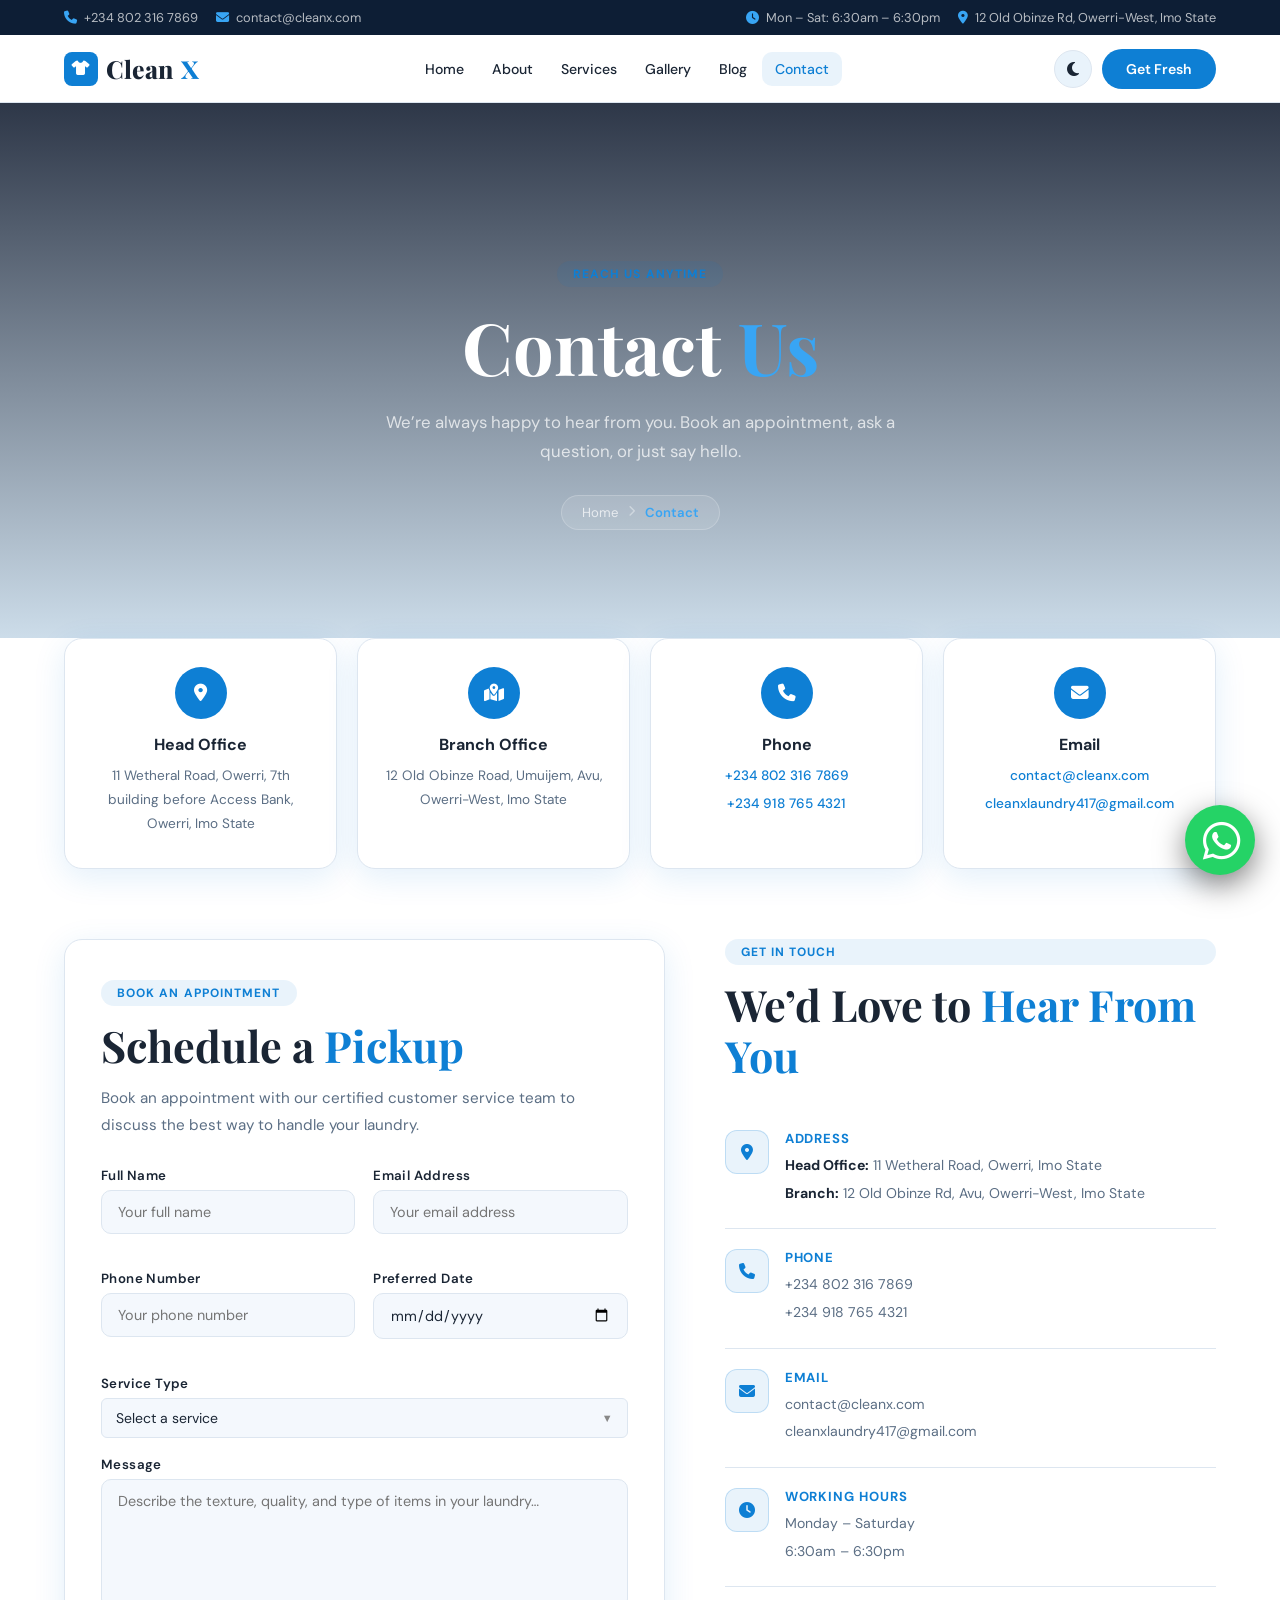
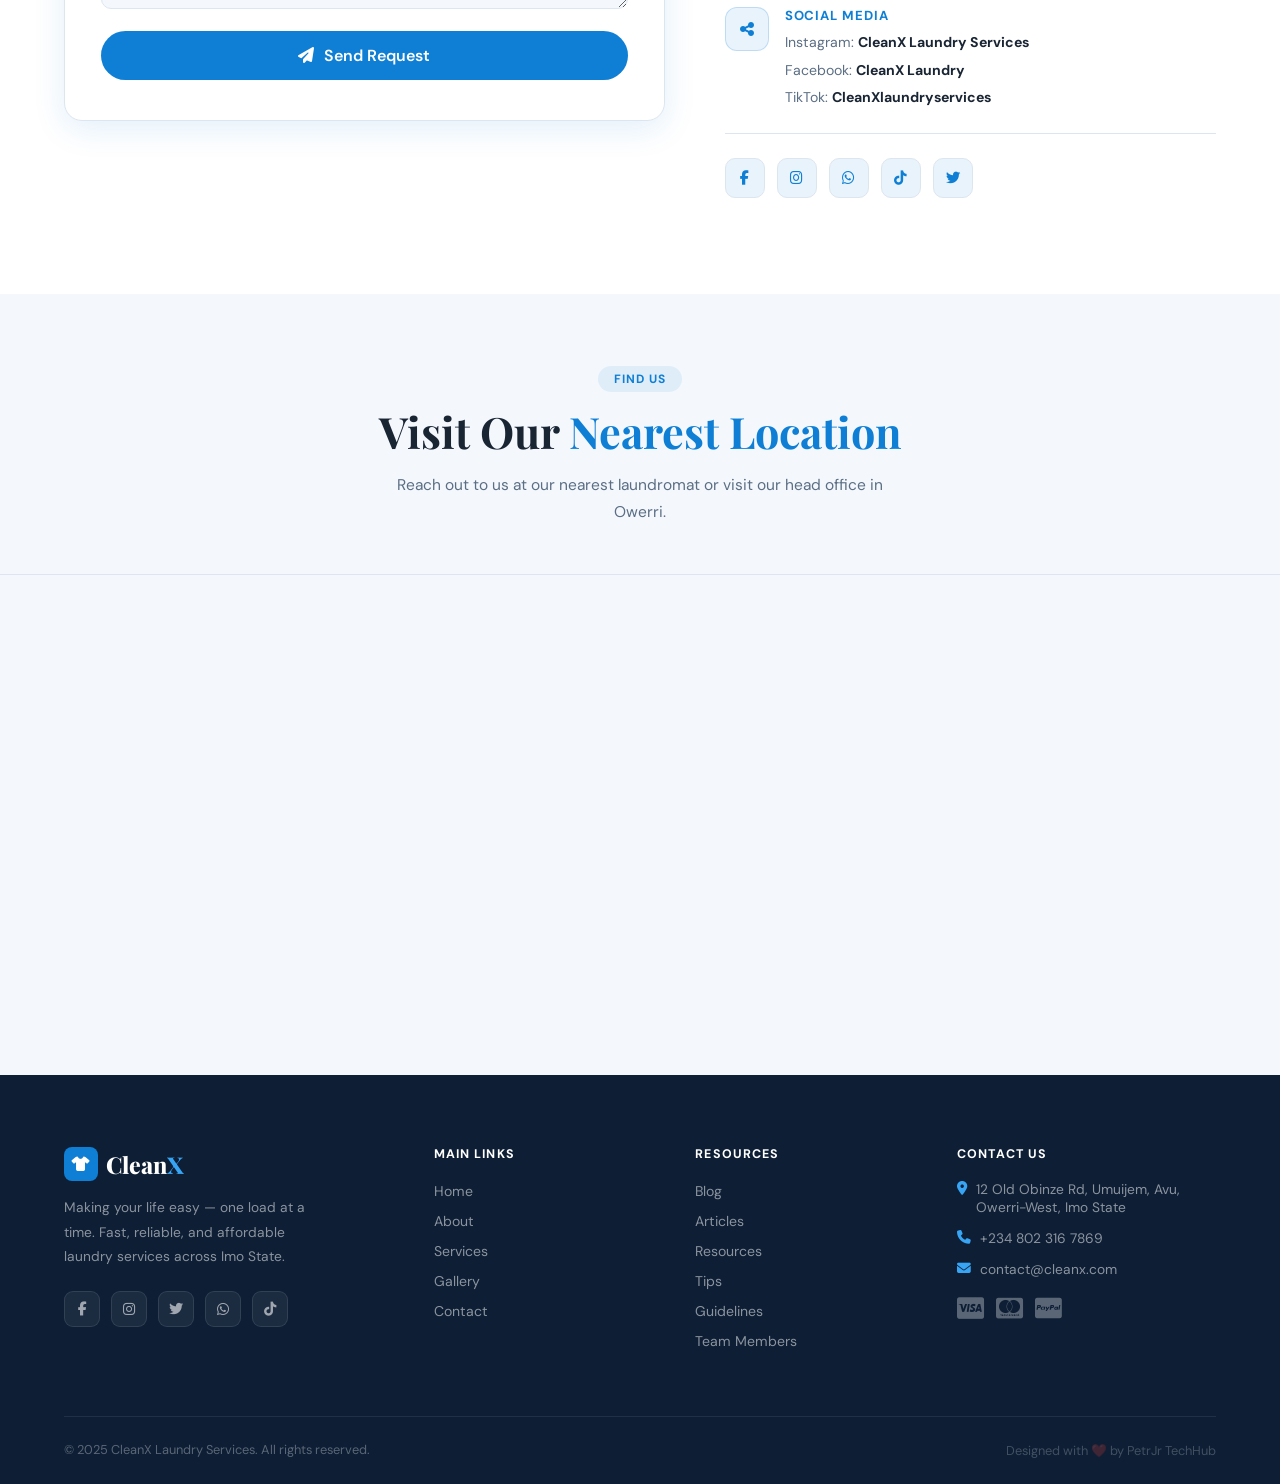
<file: clx-contact.html>
<!doctype html>
<html lang="en" data-theme="light">
  <head>
    <meta charset="UTF-8" />
    <meta name="viewport" content="width=device-width, initial-scale=1.0" />
    <title>CleanX | Contact Us</title>
    <link rel="preconnect" href="https://fonts.googleapis.com" />
    <link rel="preconnect" href="https://fonts.gstatic.com" crossorigin />
    <link
      href="https://fonts.googleapis.com/css2?family=Playfair+Display:wght@700;800;900&family=DM+Sans:ital,wght@0,300;0,400;0,500;0,600;1,400&display=swap"
      rel="stylesheet"
    />
    <link rel="stylesheet" href="./aos-master/aos-master/dist/aos.css" />
    <link
      rel="stylesheet"
      href="./fontawesome-free-6.4.0-web/css/all.min.css"
    />
    <link
      rel="stylesheet"
      href="https://cdnjs.cloudflare.com/ajax/libs/font-awesome/6.4.0/css/all.min.css"
    />
    <link rel="stylesheet" href="./css/clx-contact.css" />
    <link
      rel="shortcut icon"
      href="./img/icons/dry_cleaning_24dp_E3E3E3_FILL0_wght400_GRAD0_opsz24.png"
      type="image/x-icon"
    />
  </head>
  <body>
    <!-- PRELOADER -->
    <!-- <div id="preloader">
      <div class="preloader-inner">
        <div class="preloader-logo">Clean<span>X</span></div>
        <div class="preloader-tag">Clean Clothes &middot; Less Stress</div>
        <div class="preloader-bar"><div class="preloader-fill"></div></div>
      </div>
    </div> -->

    <!-- TOP BAR -->
    <div class="topbar">
      <div class="topbar-group">
        <div class="topbar-item">
          <i class="fa fa-phone"></i><span>+234 802 316 7869</span>
        </div>
        <div class="topbar-item">
          <i class="fa fa-envelope"></i><span>contact@cleanx.com</span>
        </div>
      </div>
      <div class="topbar-group topbar-right">
        <div class="topbar-item">
          <i class="fa fa-clock"></i
          ><span>Mon &ndash; Sat: 6:30am &ndash; 6:30pm</span>
        </div>
        <div class="topbar-item">
          <i class="fa fa-location-dot"></i
          ><span>12 Old Obinze Rd, Owerri-West, Imo State</span>
        </div>
      </div>
    </div>

    <!-- NAVBAR -->
    <nav class="navbar" id="mainNav">
      <a href="index.html" class="nav-logo">
        <div class="nav-logo-icon"><i class="fa fa-shirt"></i></div>
        Clean<span>X</span>
      </a>
      <div class="nav-links">
        <a href="./index.html">Home</a>
        <a href="./clx-about.html">About</a>
        <a href="./clx-services.html">Services</a>
        <a href="./clx-gallery.html">Gallery</a>
        <a href="./clx-blog.html">Blog</a>
        <a href="./clx-contact.html" class="active">Contact</a>
      </div>
      <div class="nav-actions">
        <button
          class="theme-toggle"
          id="themeToggle"
          aria-label="Toggle dark mode"
        >
          <i class="fa fa-moon" id="themeIcon"></i>
        </button>
        <a href="./clx-contact.html" class="btn-primary nav-cta-btn"
          >Get Fresh</a
        >
        <button class="nav-toggle" id="navToggle" aria-label="Toggle menu">
          <span></span><span></span><span></span>
        </button>
      </div>
    </nav>

    <!-- Mobile Drawer -->
    <div class="nav-mobile" id="navMobile">
      <a href="./index.html">Home</a>
      <a href="./clx-about.html">About</a>
      <a href="./clx-services.html">Services</a>
      <a href="./clx-gallery.html">Gallery</a>
      <a href="./clx-blog.html">Blog</a>
      <a href="./clx-contact.html" class="active">Contact</a>
      <a href="./clx-contact.html" class="btn-primary mobile-cta">Get Fresh</a>
    </div>

    <!-- PAGE HERO -->
    <section class="page-hero">
      <div
        class="page-hero-bg"
        style="
          background-image:
            linear-gradient(rgba(0, 0, 0, 0.6)),
            url(&quot;./img/66263144db2071ed5aef8660_gianluca-d-intino-vl4QuDMyeyY-unsplash.jpg&quot;);
        "
      ></div>
      <div class="page-hero-content">
        <span class="section-label">Reach Us Anytime</span>
        <h1>Contact <span>Us</span></h1>
        <p>
          We&rsquo;re always happy to hear from you. Book an appointment, ask a
          question, or just say hello.
        </p>
        <div class="hero-breadcrumb">
          <a href="index.html">Home</a>
          <i class="fa fa-chevron-right"></i>
          <span>Contact</span>
        </div>
      </div>
    </section>

    <!-- QUICK INFO CARDS -->
    <section class="info-cards-section">
      <div class="info-cards">
        <div class="info-card">
          <div class="info-icon"><i class="fa fa-map-marker-alt"></i></div>
          <h4>Head Office</h4>
          <p>
            11 Wetheral Road, Owerri, 7th building before Access Bank, Owerri,
            Imo State
          </p>
        </div>
        <div class="info-card">
          <div class="info-icon"><i class="fa fa-map-location-dot"></i></div>
          <h4>Branch Office</h4>
          <p>12 Old Obinze Road, Umuijem, Avu, Owerri-West, Imo State</p>
        </div>
        <div class="info-card">
          <div class="info-icon"><i class="fa fa-phone"></i></div>
          <h4>Phone</h4>
          <p><a href="tel:+2348023167869">+234 802 316 7869</a></p>
          <p><a href="tel:+2349187654321">+234 918 765 4321</a></p>
        </div>
        <div class="info-card">
          <div class="info-icon"><i class="fa fa-envelope"></i></div>
          <h4>Email</h4>
          <p><a href="mailto:contact@cleanx.com">contact@cleanx.com</a></p>
          <p>
            <a href="mailto:cleanxlaundry417@gmail.com"
              >cleanxlaundry417@gmail.com</a
            >
          </p>
        </div>
      </div>
    </section>

    <!-- CONTACT MAIN -->
    <section class="contact-section">
      <div class="contact-inner">
        <!-- BOOKING FORM -->
        <div class="contact-form-wrap">
          <span class="section-label">Book an Appointment</span>
          <h2 class="section-title">Schedule a <span>Pickup</span></h2>
          <p class="form-intro">
            Book an appointment with our certified customer service team to
            discuss the best way to handle your laundry.
          </p>

          <form class="contact-form" id="contactForm">
            <div class="form-row">
              <div class="form-field">
                <label for="fname">Full Name</label>
                <input
                  type="text"
                  id="fname"
                  placeholder="Your full name"
                  required
                />
              </div>
              <div class="form-field">
                <label for="femail">Email Address</label>
                <input
                  type="email"
                  id="femail"
                  placeholder="Your email address"
                  required
                />
              </div>
            </div>
            <div class="form-row">
              <div class="form-field">
                <label for="fphone">Phone Number</label>
                <input
                  type="tel"
                  id="fphone"
                  placeholder="Your phone number"
                  required
                />
              </div>
              <div class="form-field">
                <label for="fdate">Preferred Date</label>
                <input type="date" id="fdate" />
              </div>
            </div>
            <!-- <div class="form-field full">
              <label for="fservice">Service Type</label>
              <select id="fservice">
                <option value="">Select a service</option>
                <option>Wash &amp; Fold</option>
                <option>Dry Cleaning</option>
                <option>Ironing &amp; Pressing</option>
                <option>Stain Removal Treatment</option>
                <option>Commercial laundry</option>
                <option>Bedding &amp; Linen Cleaning</option>
                <option>Garment repair &amp; Alteration</option>
                <option>Fabric care &amp; Specilist cleaning</option>
                <option>Pickup &amp; Delivery Services</option>
                <option>Join Our team</option>
              </select>
            </div> -->
            <div class="form-field full sell">
              <label>Service Type</label>
              <div class="checkbox-dropdown">
                <div
                  class="checkbox-dropdown-toggle"
                  onclick="toggleDropdown()"
                >
                  <span id="dropdown-label">Select a service</span>
                  <span class="arrow">&#9660;</span>
                </div>
                <div class="checkbox-dropdown-menu" id="checkboxMenu">
                  <label class="checkbox-option"
                    ><input type="checkbox" value="Wash & Fold" /> Wash &amp;
                    Fold</label
                  >
                  <label class="checkbox-option"
                    ><input type="checkbox" value="Dry Cleaning" /> Dry
                    Cleaning</label
                  >
                  <label class="checkbox-option"
                    ><input type="checkbox" value="Ironing & Pressing" />
                    Ironing &amp; Pressing</label
                  >
                  <label class="checkbox-option"
                    ><input type="checkbox" value="Stain Removal Treatment" />
                    Stain Removal Treatment</label
                  >
                  <label class="checkbox-option"
                    ><input type="checkbox" value="Commercial laundry" />
                    Commercial laundry</label
                  >
                  <label class="checkbox-option"
                    ><input type="checkbox" value="Bedding & Linen Cleaning" />
                    Bedding &amp; Linen Cleaning</label
                  >
                  <label class="checkbox-option"
                    ><input
                      type="checkbox"
                      value="Garment repair & Alteration"
                    />
                    Garment repair &amp; Alteration</label
                  >
                  <label class="checkbox-option"
                    ><input
                      type="checkbox"
                      value="Fabric care & Specialist cleaning"
                    />
                    Fabric care &amp; Specialist cleaning</label
                  >
                  <label class="checkbox-option"
                    ><input
                      type="checkbox"
                      value="Pickup & Delivery Services"
                    />
                    Pickup &amp; Delivery Services</label
                  >
                  <label class="checkbox-option"
                    ><input type="checkbox" value="Join Our team" /> Join Our
                    team</label
                  >
                </div>
              </div>
            </div>
            <div class="form-field full">
              <label for="fmessage">Message</label>
              <textarea
                id="fmessage"
                placeholder="Describe the texture, quality, and type of items in your laundry&hellip;"
              ></textarea>
            </div>
            <button type="submit" class="btn-primary form-submit">
              <i class="fa fa-paper-plane"></i> Send Request
            </button>
          </form>

          <!-- Success message -->
          <div class="form-success" id="formSuccess">
            <i class="fa fa-circle-check"></i>
            <h3>Request Sent!</h3>
            <p>
              Thank you! We&rsquo;ll get back to you within 24 hours to confirm
              your appointment.
            </p>
          </div>
        </div>

        <!-- GET IN TOUCH PANEL -->
        <div class="getinto-panel">
          <span class="section-label">Get In Touch</span>
          <h2 class="section-title">
            We&rsquo;d Love to <span>Hear From You</span>
          </h2>

          <div class="getinto-item">
            <div class="getinto-icon"><i class="fa fa-map-marker-alt"></i></div>
            <div>
              <h5>Address</h5>
              <p>
                <strong>Head Office:</strong> 11 Wetheral Road, Owerri, Imo
                State
              </p>
              <p>
                <strong>Branch:</strong> 12 Old Obinze Rd, Avu, Owerri-West, Imo
                State
              </p>
            </div>
          </div>

          <div class="getinto-item">
            <div class="getinto-icon"><i class="fa fa-phone"></i></div>
            <div>
              <h5>Phone</h5>
              <p><a href="tel:+2348023167869">+234 802 316 7869</a></p>
              <p><a href="tel:+2349187654321">+234 918 765 4321</a></p>
            </div>
          </div>

          <div class="getinto-item">
            <div class="getinto-icon"><i class="fa fa-envelope"></i></div>
            <div>
              <h5>Email</h5>
              <p><a href="mailto:contact@cleanx.com">contact@cleanx.com</a></p>
              <p>
                <a href="mailto:cleanxlaundry417@gmail.com"
                  >cleanxlaundry417@gmail.com</a
                >
              </p>
            </div>
          </div>

          <div class="getinto-item">
            <div class="getinto-icon"><i class="fa fa-clock"></i></div>
            <div>
              <h5>Working Hours</h5>
              <p>Monday &ndash; Saturday</p>
              <p>6:30am &ndash; 6:30pm</p>
            </div>
          </div>

          <div class="getinto-item">
            <div class="getinto-icon"><i class="fa fa-share-nodes"></i></div>
            <div>
              <h5>Social Media</h5>
              <p>Instagram: <strong>CleanX Laundry Services</strong></p>
              <p>Facebook: <strong>CleanX Laundry</strong></p>
              <p>TikTok: <strong>CleanXlaundryservices</strong></p>
            </div>
          </div>

          <div class="getinto-socials">
            <a href="#" aria-label="Facebook"
              ><i class="fab fa-facebook-f"></i
            ></a>
            <a href="#" aria-label="Instagram"
              ><i class="fab fa-instagram"></i
            ></a>
            <a href="#" aria-label="WhatsApp"
              ><i class="fab fa-whatsapp"></i
            ></a>
            <a href="#" aria-label="TikTok"><i class="fab fa-tiktok"></i></a>
            <a href="#" aria-label="Twitter"><i class="fab fa-twitter"></i></a>
          </div>
        </div>
      </div>
    </section>

    <!-- MAP SECTION -->
    <section class="map-section">
      <div class="map-header text-center">
        <span class="section-label">Find Us</span>
        <h2 class="section-title">Visit Our <span>Nearest Location</span></h2>
        <p class="section-sub">
          Reach out to us at our nearest laundromat or visit our head office in
          Owerri.
        </p>
      </div>
      <div class="map-embed">
        <iframe
          src="https://www.google.com/maps/embed?pb=!1m18!1m12!1m3!1d3966.5!2d7.0291!3d5.4836!2m3!1f0!2f0!3f0!3m2!1i1024!2i768!4f13.1!3m3!1m2!1s0x0%3A0x0!2zNcKwMjknMDEuMCJOIDfCsDAyJzA0LjgiRQ!5e0!3m2!1sen!2sng!4v1234567890"
          width="100%"
          height="420"
          style="border: 0"
          allowfullscreen=""
          loading="lazy"
          referrerpolicy="no-referrer-when-downgrade"
          title="CleanX Location Map"
        >
        </iframe>
      </div>
    </section>

    <!-- FOOTER -->
    <footer class="footer">
      <div class="footer-grid">
        <div class="footer-brand footer-col">
          <div class="footer-logo">
            <div class="nav-logo-icon"><i class="fa fa-shirt"></i></div>
            <span>Clean<span class="footer-logo-x">X</span></span>
          </div>
          <p>
            Making your life easy — one load at a time. Fast, reliable, and
            affordable laundry services across Imo State.
          </p>
          <div class="footer-socials">
            <a href="#" aria-label="Facebook"
              ><i class="fab fa-facebook-f"></i
            ></a>
            <a href="#" aria-label="Instagram"
              ><i class="fab fa-instagram"></i
            ></a>
            <a href="#" aria-label="Twitter"><i class="fab fa-twitter"></i></a>
            <a href="#" aria-label="WhatsApp"
              ><i class="fab fa-whatsapp"></i
            ></a>
            <a href="#" aria-label="TikTok"><i class="fab fa-tiktok"></i></a>
          </div>
        </div>
        <div class="footer-col">
          <h4>Main Links</h4>
          <ul>
            <li><a href="index.html">Home</a></li>
            <li><a href="clx-about.html">About</a></li>
            <li><a href="clx-services.html">Services</a></li>
            <li><a href="clx-gallery.html">Gallery</a></li>
            <li><a href="clx-contact.html">Contact</a></li>
          </ul>
        </div>
        <div class="footer-col">
          <h4>Resources</h4>
          <ul>
            <li><a href="clx-blog.html">Blog</a></li>
            <li><a href="clx-blog.html#articles">Articles</a></li>
            <li><a href="clx-blog.html#resources">Resources</a></li>
            <li><a href="clx-blog.html#tips">Tips</a></li>
            <li><a href="clx-blog.html#guidelines">Guidelines</a></li>
            <li><a href="clx-team.html">Team Members</a></li>
          </ul>
        </div>
        <div class="footer-col">
          <h4>Contact Us</h4>
          <div class="footer-contact-item">
            <i class="fa fa-map-marker-alt"></i
            ><span>12 Old Obinze Rd, Umuijem, Avu, Owerri-West, Imo State</span>
          </div>
          <div class="footer-contact-item">
            <i class="fa fa-phone"></i
            ><a href="tel:+2348023167869">+234 802 316 7869</a>
          </div>
          <div class="footer-contact-item">
            <i class="fa fa-envelope"></i
            ><a href="mailto:contact@cleanx.com">contact@cleanx.com</a>
          </div>
          <div class="footer-payments">
            <i class="fab fa-cc-visa"></i>
            <i class="fab fa-cc-mastercard"></i>
            <i class="fab fa-cc-paypal"></i>
          </div>
        </div>
      </div>
      <div class="footer-bottom">
        <p>&copy; 2025 CleanX Laundry Services. All rights reserved.</p>
        <span>Designed with ❤️ by PetrJr TechHub</span>
      </div>
    </footer>

    <!-- SCROLL TO TOP -->
    <div class="progress-top" id="progress-top">
      <div class="progress-ring" id="progress-ring">
        <div class="progress-ring-inner" id="progress-ring-inner">
          <i class="fas fa-arrow-up"></i>
        </div>
      </div>
    </div>

    <!-- Chatbot toggle button -->
    <div class="chat-toggle" onclick="toggleChat()">
      <i class="fab fa-whatsapp"></i>
    </div>
    <!-- Chatbox -->
    <div class="chat-box" id="chatBox">
      <div class="chat-header">
        <div>
          <strong>CleanX chat support</strong><br />
          <span class="status">Online • Secure • Encrypted</span>
        </div>
        <div class="close" onclick="toggleChat()">✖</div>
      </div>

      <div class="chat-body" id="chatBody">
        <div class="message bot">
          Welcome to CleanX Laundry Service ✨<br />How can we serve you today?
        </div>
      </div>

      <div class="chat-footer">
        <input
          type="text"
          id="userInput"
          placeholder="Type your message..."
          onkeypress="if (event.key === 'Enter') sendMessage();"
        />
        <button onclick="sendMessage()">Send</button>
      </div>
    </div>
    <script src="./js/clx-contact.js"></script>
    <script src="./aos-master/aos-master/dist/aos.js"></script>
    <script src="./bootstrap-5.3.8-dist/js/bootstrap.bundle.js"></script>
    <script>
      AOS.init({
        duration: 800,
        easing: "ease-in-out",
        once: true,
        offset: 80,
      });
    </script>
  </body>
</html>
</file>
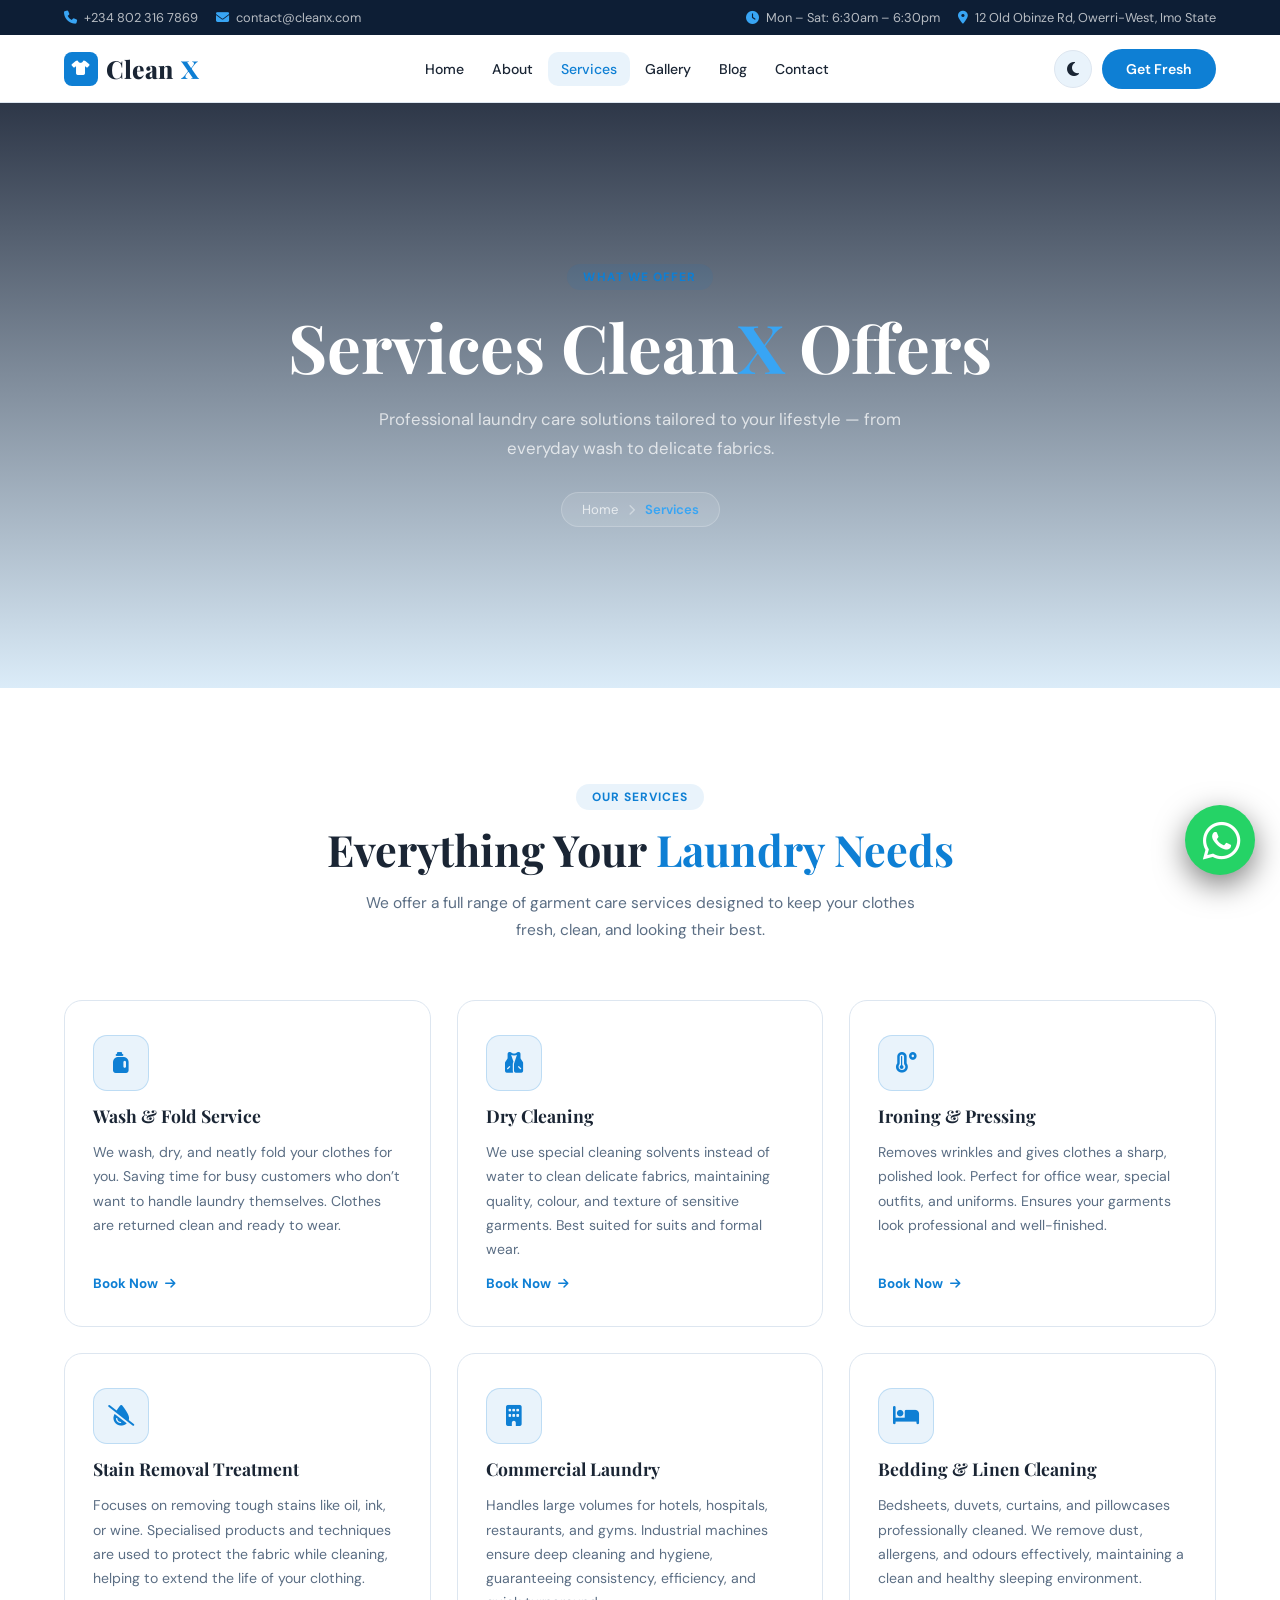
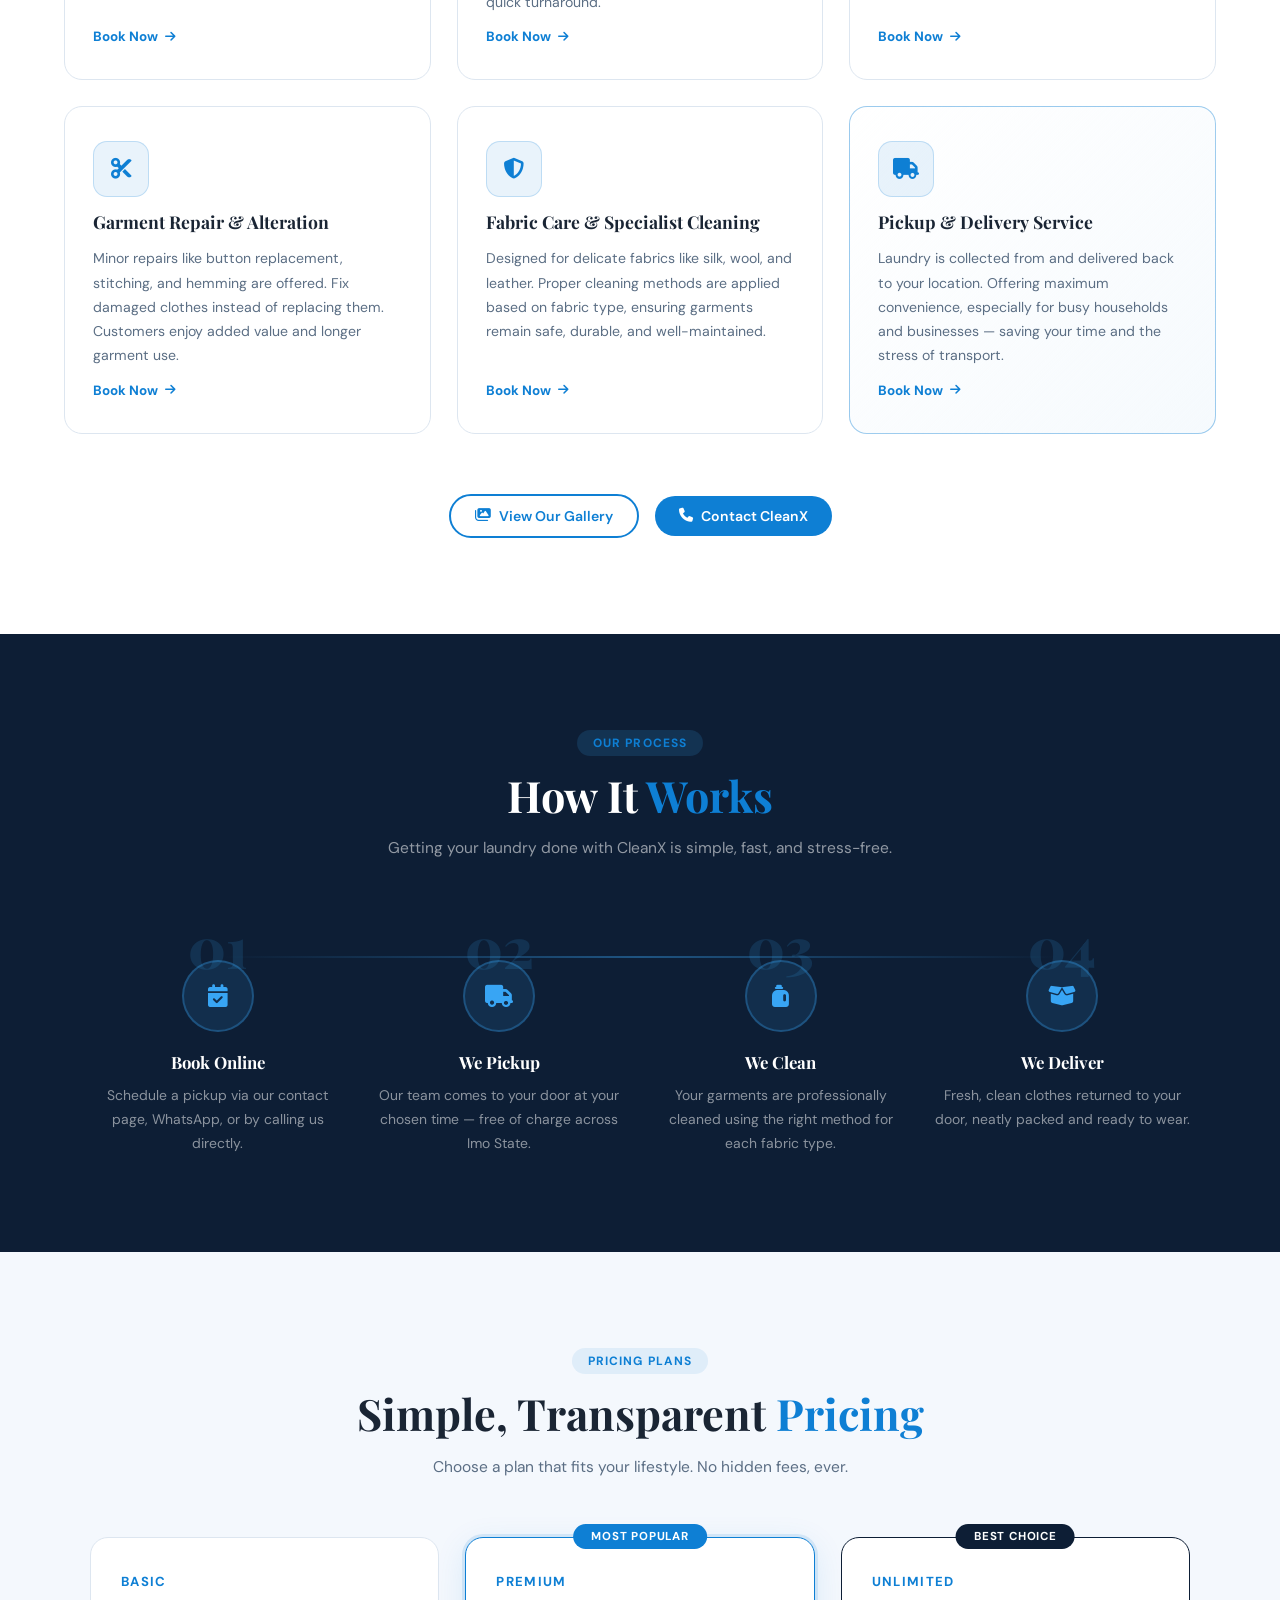
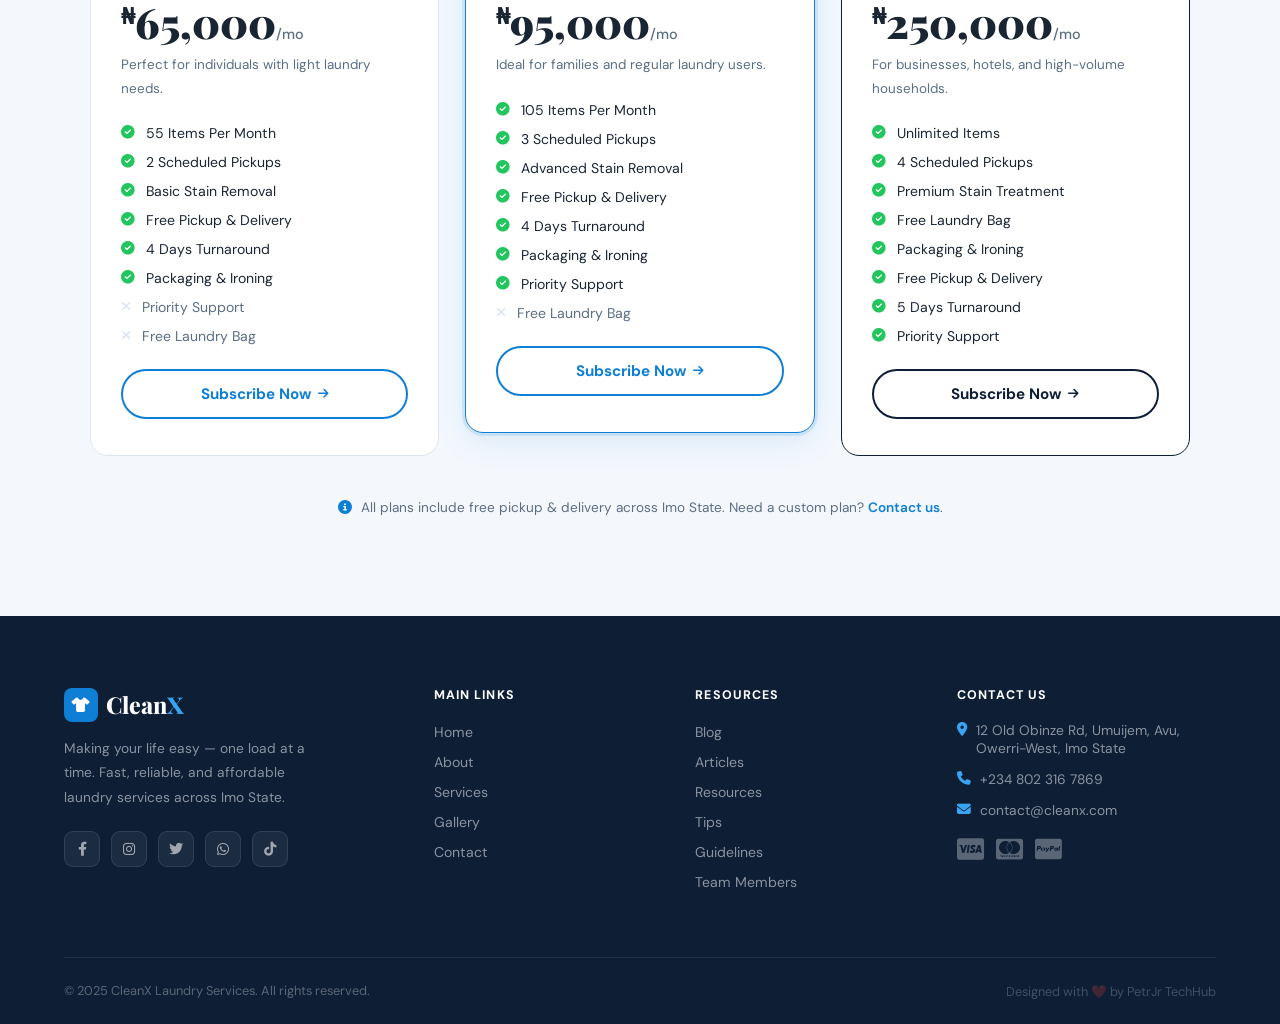
<file: clx-services.html>
<!doctype html>
<html lang="en" data-theme="light">
  <head>
    <meta charset="UTF-8" />
    <meta name="viewport" content="width=device-width, initial-scale=1.0" />
    <title>CleanX | Services</title>
    <link rel="preconnect" href="https://fonts.googleapis.com" />
    <link rel="preconnect" href="https://fonts.gstatic.com" crossorigin />
    <link
      href="https://fonts.googleapis.com/css2?family=Playfair+Display:wght@700;800;900&family=DM+Sans:ital,wght@0,300;0,400;0,500;0,600;1,400&display=swap"
      rel="stylesheet"
    />
    <link
      rel="stylesheet"
      href="https://cdnjs.cloudflare.com/ajax/libs/font-awesome/6.4.0/css/all.min.css"
    />
    <link rel="stylesheet" href="./css/clx-services.css" />
    <link
      rel="stylesheet"
      href="./fontawesome-free-6.4.0-web/css/all.min.css"
    />
    <link rel="stylesheet" href="./aos-master/aos-master/dist/aos.css" />
    <link
      rel="shortcut icon"
      href="./img/icons/dry_cleaning_24dp_E3E3E3_FILL0_wght400_GRAD0_opsz24.png"
      type="image/x-icon"
    />
  </head>
  <body>
    <!-- PRELOADER -->
    <!-- <div id="preloader">
      <div class="preloader-inner">
        <div class="preloader-logo">Clean<span>X</span></div>
        <div class="preloader-tag">Clean Clothes &middot; Less Stress</div>
        <div class="preloader-bar"><div class="preloader-fill"></div></div>
      </div>
    </div> -->

    <!-- TOP BAR -->
    <div class="topbar">
      <div class="topbar-group">
        <div class="topbar-item">
          <i class="fa fa-phone"></i><span>+234 802 316 7869</span>
        </div>
        <div class="topbar-item">
          <i class="fa fa-envelope"></i><span>contact@cleanx.com</span>
        </div>
      </div>
      <div class="topbar-group topbar-right">
        <div class="topbar-item">
          <i class="fa fa-clock"></i
          ><span>Mon &ndash; Sat: 6:30am &ndash; 6:30pm</span>
        </div>
        <div class="topbar-item">
          <i class="fa fa-location-dot"></i
          ><span>12 Old Obinze Rd, Owerri-West, Imo State</span>
        </div>
      </div>
    </div>

    <!-- NAVBAR -->
    <nav class="navbar" id="mainNav">
      <a href="index.html" class="nav-logo">
        <div class="nav-logo-icon"><i class="fa fa-shirt"></i></div>
        Clean<span>X</span>
      </a>
      <div class="nav-links">
        <a href="./index.html">Home</a>
        <a href="./clx-about.html">About</a>
        <a href="./clx-services.html" class="active">Services</a>
        <a href="./clx-gallery.html">Gallery</a>
        <a href="./clx-blog.html">Blog</a>
        <a href="./clx-contact.html">Contact</a>
      </div>
      <div class="nav-actions">
        <button
          class="theme-toggle"
          id="themeToggle"
          aria-label="Toggle dark mode"
        >
          <i class="fa fa-moon" id="themeIcon"></i>
        </button>
        <a href="./clx-contact.html" class="btn-primary nav-cta-btn"
          >Get Fresh</a
        >
        <button class="nav-toggle" id="navToggle" aria-label="Toggle menu">
          <span></span><span></span><span></span>
        </button>
      </div>
    </nav>

    <!-- Mobile Drawer -->
    <div class="nav-mobile" id="navMobile">
      <a href="./index.html">Home</a>
      <a href="./clx-about.html">About</a>
      <a href="./clx-services.html" class="active">Services</a>
      <a href="./clx-gallery.html">Gallery</a>
      <a href="./clx-blog.html">Blog</a>
      <a href="./clx-contact.html">Contact</a>
      <a href="./clx-contact.html" class="btn-primary mobile-cta"
        >Get Fresh</a
      >
    </div>

    <!-- PAGE HERO -->
    <section class="page-hero">
      <div
        class="page-hero-bg"
        style="
          background-image:
            linear-gradient(rgba(0, 0, 0, 0.6)),
            url(&quot;./img/66150de6c8ae94c7c31fdec8_dan-gold-aJN-jjFLyCU-unsplash.jpg&quot;);
        "
      ></div>
      <div class="page-hero-content">
        <span class="section-label">What We Offer</span>
        <h1>Services Clean<span>X</span> Offers</h1>
        <p>
          Professional laundry care solutions tailored to your lifestyle &mdash;
          from everyday wash to delicate fabrics.
        </p>
        <div class="hero-breadcrumb">
          <a href="index.html">Home</a>
          <i class="fa fa-chevron-right"></i>
          <span>Services</span>
        </div>
      </div>
    </section>

    <!-- SERVICES SECTION -->
    <section class="services-section">
      <div class="section-head text-center">
        <span class="section-label">Our Services</span>
        <h2 class="section-title">
          Everything Your <span>Laundry Needs</span>
        </h2>
        <p class="section-sub">
          We offer a full range of garment care services designed to keep your
          clothes fresh, clean, and looking their best.
        </p>
      </div>

      <div class="services-grid">
        <div class="service-card">
          <div class="svc-icon-wrap"><i class="fa fa-jug-detergent"></i></div>
          <h3>Wash &amp; Fold Service</h3>
          <p>
            We wash, dry, and neatly fold your clothes for you. Saving time for
            busy customers who don&rsquo;t want to handle laundry themselves.
            Clothes are returned clean and ready to wear.
          </p>
          <a href="clx-contact.html" class="svc-link"
            >Book Now <i class="fa fa-arrow-right"></i
          ></a>
        </div>

        <div class="service-card">
          <div class="svc-icon-wrap"><i class="fa fa-vest"></i></div>
          <h3>Dry Cleaning</h3>
          <p>
            We use special cleaning solvents instead of water to clean delicate
            fabrics, maintaining quality, colour, and texture of sensitive
            garments. Best suited for suits and formal wear.
          </p>
          <a href="clx-contact.html" class="svc-link"
            >Book Now <i class="fa fa-arrow-right"></i
          ></a>
        </div>

        <div class="service-card">
          <div class="svc-icon-wrap">
            <i class="fa fa-temperature-high"></i>
          </div>
          <h3>Ironing &amp; Pressing</h3>
          <p>
            Removes wrinkles and gives clothes a sharp, polished look. Perfect
            for office wear, special outfits, and uniforms. Ensures your
            garments look professional and well-finished.
          </p>
          <a href="clx-contact.html" class="svc-link"
            >Book Now <i class="fa fa-arrow-right"></i
          ></a>
        </div>

        <div class="service-card">
          <div class="svc-icon-wrap"><i class="fa fa-droplet-slash"></i></div>
          <h3>Stain Removal Treatment</h3>
          <p>
            Focuses on removing tough stains like oil, ink, or wine. Specialised
            products and techniques are used to protect the fabric while
            cleaning, helping to extend the life of your clothing.
          </p>
          <a href="clx-contact.html" class="svc-link"
            >Book Now <i class="fa fa-arrow-right"></i
          ></a>
        </div>

        <div class="service-card">
          <div class="svc-icon-wrap"><i class="fa fa-building"></i></div>
          <h3>Commercial Laundry</h3>
          <p>
            Handles large volumes for hotels, hospitals, restaurants, and gyms.
            Industrial machines ensure deep cleaning and hygiene, guaranteeing
            consistency, efficiency, and quick turnaround.
          </p>
          <a href="clx-contact.html" class="svc-link"
            >Book Now <i class="fa fa-arrow-right"></i
          ></a>
        </div>

        <div class="service-card">
          <div class="svc-icon-wrap"><i class="fa fa-bed"></i></div>
          <h3>Bedding &amp; Linen Cleaning</h3>
          <p>
            Bedsheets, duvets, curtains, and pillowcases professionally cleaned.
            We remove dust, allergens, and odours effectively, maintaining a
            clean and healthy sleeping environment.
          </p>
          <a href="clx-contact.html" class="svc-link"
            >Book Now <i class="fa fa-arrow-right"></i
          ></a>
        </div>

        <div class="service-card">
          <div class="svc-icon-wrap"><i class="fa fa-scissors"></i></div>
          <h3>Garment Repair &amp; Alteration</h3>
          <p>
            Minor repairs like button replacement, stitching, and hemming are
            offered. Fix damaged clothes instead of replacing them. Customers
            enjoy added value and longer garment use.
          </p>
          <a href="clx-contact.html" class="svc-link"
            >Book Now <i class="fa fa-arrow-right"></i
          ></a>
        </div>

        <div class="service-card">
          <div class="svc-icon-wrap"><i class="fa fa-shield-halved"></i></div>
          <h3>Fabric Care &amp; Specialist Cleaning</h3>
          <p>
            Designed for delicate fabrics like silk, wool, and leather. Proper
            cleaning methods are applied based on fabric type, ensuring garments
            remain safe, durable, and well-maintained.
          </p>
          <a href="clx-contact.html" class="svc-link"
            >Book Now <i class="fa fa-arrow-right"></i
          ></a>
        </div>

        <div class="service-card service-card--highlight">
          <div class="svc-icon-wrap"><i class="fa fa-truck"></i></div>
          <h3>Pickup &amp; Delivery Service</h3>
          <p>
            Laundry is collected from and delivered back to your location.
            Offering maximum convenience, especially for busy households and
            businesses &mdash; saving your time and the stress of transport.
          </p>
          <a href="clx-contact.html" class="svc-link"
            >Book Now <i class="fa fa-arrow-right"></i
          ></a>
        </div>
      </div>

      <!-- CTA buttons -->
      <div class="services-cta">
        <a href="clx-gallery.html" class="btn-outline-blue"
          ><i class="fa fa-images"></i> View Our Gallery</a
        >
        <a href="clx-contact.html" class="btn-primary"
          ><i class="fa fa-phone"></i> Contact CleanX</a
        >
      </div>
    </section>

    <!-- HOW IT WORKS -->
    <section class="how-section">
      <div class="section-head text-center">
        <span class="section-label">Our Process</span>
        <h2 class="section-title">How It <span>Works</span></h2>
        <p class="section-sub">
          Getting your laundry done with CleanX is simple, fast, and
          stress-free.
        </p>
      </div>
      <div class="how-grid">
        <div class="how-step">
          <div class="how-num">01</div>
          <div class="how-icon"><i class="fa fa-calendar-check"></i></div>
          <h4>Book Online</h4>
          <p>
            Schedule a pickup via our contact page, WhatsApp, or by calling us
            directly.
          </p>
        </div>
        <div class="how-step">
          <div class="how-num">02</div>
          <div class="how-icon"><i class="fa fa-truck"></i></div>
          <h4>We Pickup</h4>
          <p>
            Our team comes to your door at your chosen time &mdash; free of
            charge across Imo State.
          </p>
        </div>
        <div class="how-step">
          <div class="how-num">03</div>
          <div class="how-icon"><i class="fa fa-jug-detergent"></i></div>
          <h4>We Clean</h4>
          <p>
            Your garments are professionally cleaned using the right method for
            each fabric type.
          </p>
        </div>
        <div class="how-step">
          <div class="how-num">04</div>
          <div class="how-icon"><i class="fa fa-box-open"></i></div>
          <h4>We Deliver</h4>
          <p>
            Fresh, clean clothes returned to your door, neatly packed and ready
            to wear.
          </p>
        </div>
      </div>
    </section>

    <!-- PRICING SECTION -->
    <section class="pricing-section" id="pricing">
      <div class="section-head text-center">
        <span class="section-label">Pricing Plans</span>
        <h2 class="section-title">Simple, Transparent <span>Pricing</span></h2>
        <p class="section-sub">
          Choose a plan that fits your lifestyle. No hidden fees, ever.
        </p>
      </div>

      <div class="pricing-grid">
        <!-- BASIC -->
        <div class="price-card">
          <div class="price-card-head">
            <h3>Basic</h3>
            <div class="price-amount">
              <span class="currency">&#8358;</span>65,000<span class="period">/mo</span>
            </div>
            <p class="price-desc">
              Perfect for individuals with light laundry needs.
            </p>
          </div>
          <ul class="price-features">
            <li><i class="fa fa-circle-check"></i> 55 Items Per Month</li>
            <li><i class="fa fa-circle-check"></i> 2 Scheduled Pickups</li>
            <li><i class="fa fa-circle-check"></i> Basic Stain Removal</li>
            <li><i class="fa fa-circle-check"></i> Free Pickup &amp; Delivery</li>
            <li><i class="fa fa-circle-check"></i> 4 Days Turnaround</li>
            <li><i class="fa fa-circle-check"></i> Packaging &amp; Ironing</li>
            <li class="disabled"><i class="fa fa-xmark"></i> Priority Support</li>
            <li class="disabled"><i class="fa fa-xmark"></i> Free Laundry Bag</li>
          </ul>
          <a href="#" class="svc-link btn-outline-blue price-btn"
            onclick="openSubscribeModal('basic'); return false;"
            >Subscribe Now <i class="fa fa-arrow-right"></i
          ></a>
        </div>

        <!-- PREMIUM -->
        <div class="price-card price-card--featured">
          <div class="price-badge">Most Popular</div>
          <div class="price-card-head">
            <h3>Premium</h3>
            <div class="price-amount">
              <span class="currency">&#8358;</span>95,000<span class="period">/mo</span>
            </div>
            <p class="price-desc">
              Ideal for families and regular laundry users.
            </p>
          </div>
          <ul class="price-features">
            <li><i class="fa fa-circle-check"></i> 105 Items Per Month</li>
            <li><i class="fa fa-circle-check"></i> 3 Scheduled Pickups</li>
            <li><i class="fa fa-circle-check"></i> Advanced Stain Removal</li>
            <li><i class="fa fa-circle-check"></i> Free Pickup &amp; Delivery</li>
            <li><i class="fa fa-circle-check"></i> 4 Days Turnaround</li>
            <li><i class="fa fa-circle-check"></i> Packaging &amp; Ironing</li>
            <li><i class="fa fa-circle-check"></i> Priority Support</li>
            <li class="disabled"><i class="fa fa-xmark"></i> Free Laundry Bag</li>
          </ul>
          <a href="#" class="svc-link btn-outline-blue price-btn"
            onclick="openSubscribeModal('premium'); return false;"
            >Subscribe Now <i class="fa fa-arrow-right"></i
          ></a>
        </div>

        <!-- UNLIMITED -->
        <div class="price-card price-card--elite">
          <div class="price-badge price-badge--elite">Best Choice</div>
          <div class="price-card-head">
            <h3>Unlimited</h3>
            <div class="price-amount">
              <span class="currency">&#8358;</span>250,000<span class="period">/mo</span>
            </div>
            <p class="price-desc">
              For businesses, hotels, and high-volume households.
            </p>
          </div>
          <ul class="price-features">
            <li><i class="fa fa-circle-check"></i> Unlimited Items</li>
            <li><i class="fa fa-circle-check"></i> 4 Scheduled Pickups</li>
            <li><i class="fa fa-circle-check"></i> Premium Stain Treatment</li>
            <li><i class="fa fa-circle-check"></i> Free Laundry Bag</li>
            <li><i class="fa fa-circle-check"></i> Packaging &amp; Ironing</li>
            <li><i class="fa fa-circle-check"></i> Free Pickup &amp; Delivery</li>
            <li><i class="fa fa-circle-check"></i> 5 Days Turnaround</li>
            <li><i class="fa fa-circle-check"></i> Priority Support</li>
          </ul>
          <a href="#" class="svc-link btn-outline-blue price-btn price-btn--elite"
            onclick="openSubscribeModal('unlimited'); return false;"
            >Subscribe Now <i class="fa fa-arrow-right"></i
          ></a>
        </div>
      </div>

      <p class="pricing-note">
        <i class="fa fa-circle-info"></i> All plans include free pickup &amp;
        delivery across Imo State. Need a custom plan?
        <a href="clx-contact.html">Contact us</a>.
      </p>
    </section>


    <!-- FOOTER -->
    <footer class="footer">
      <div class="footer-grid">
        <div class="footer-brand footer-col">
          <div class="footer-logo">
            <div class="nav-logo-icon"><i class="fa fa-shirt"></i></div>
            <span>Clean<span class="footer-logo-x">X</span></span>
          </div>
          <p>
            Making your life easy — one load at a time. Fast, reliable, and
            affordable laundry services across Imo State.
          </p>
          <div class="footer-socials">
            <a href="#" aria-label="Facebook"
              ><i class="fab fa-facebook-f"></i
            ></a>
            <a href="#" aria-label="Instagram"
              ><i class="fab fa-instagram"></i
            ></a>
            <a href="#" aria-label="Twitter"><i class="fab fa-twitter"></i></a>
            <a href="#" aria-label="WhatsApp"
              ><i class="fab fa-whatsapp"></i
            ></a>
            <a href="#" aria-label="TikTok"><i class="fab fa-tiktok"></i></a>
          </div>
        </div>
        <div class="footer-col">
          <h4>Main Links</h4>
          <ul>
            <li><a href="index.html">Home</a></li>
            <li><a href="clx-about.html">About</a></li>
            <li><a href="clx-services.html">Services</a></li>
            <li><a href="clx-gallery.html">Gallery</a></li>
            <li><a href="clx-contact.html">Contact</a></li>
          </ul>
        </div>
        <div class="footer-col">
          <h4>Resources</h4>
          <ul>
            <li><a href="clx-blog.html">Blog</a></li>
            <li><a href="clx-blog.html#articles">Articles</a></li>
            <li><a href="clx-blog.html#resources">Resources</a></li>
            <li><a href="clx-blog.html#tips">Tips</a></li>
            <li><a href="clx-blog.html#guidelines">Guidelines</a></li>
            <li><a href="clx-team.html">Team Members</a></li>
          </ul>
        </div>
        <div class="footer-col">
          <h4>Contact Us</h4>
          <div class="footer-contact-item">
            <i class="fa fa-map-marker-alt"></i
            ><span>12 Old Obinze Rd, Umuijem, Avu, Owerri-West, Imo State</span>
          </div>
          <div class="footer-contact-item">
            <i class="fa fa-phone"></i
            ><a href="tel:+2348023167869">+234 802 316 7869</a>
          </div>
          <div class="footer-contact-item">
            <i class="fa fa-envelope"></i
            ><a href="mailto:contact@cleanx.com">contact@cleanx.com</a>
          </div>
          <div class="footer-payments">
            <i class="fab fa-cc-visa"></i>
            <i class="fab fa-cc-mastercard"></i>
            <i class="fab fa-cc-paypal"></i>
          </div>
        </div>
      </div>
      <div class="footer-bottom">
        <p>&copy; 2025 CleanX Laundry Services. All rights reserved.</p>
        <span>Designed with ❤️ by PetrJr TechHub</span>
      </div>
    </footer>

    <!-- SCROLL TO TOP -->
    <div class="progress-top" id="progress-top">
      <div class="progress-ring" id="progress-ring">
        <div class="progress-ring-inner" id="progress-ring-inner">
          <i class="fas fa-arrow-up"></i>
        </div>
      </div>
    </div>
  <!-- Subscribe now modal -->
    <div class="sub-modal-overlay" id="subscribeModal" role="dialog" aria-modal="true" aria-labelledby="subModalTitle">
      <div class="sub-modal-box">
        <button class="sub-modal-close" onclick="closeSubscribeModal()" aria-label="Close">
          <i class="fa fa-xmark"></i>
        </button>

        <div class="sub-modal-header">
          <span class="sub-modal-badge" id="modalBadge">BASIC</span>
          <h2 class="sub-modal-title" id="subModalTitle">
            Subscribe to <span id="modalPlanName">Basic</span> Plan
          </h2>
          <p class="sub-modal-price"><span id="modalPrice">&#8358;65,000</span><span class="sub-modal-per">/mo</span></p>
          <p class="sub-modal-desc" id="modalDesc">Perfect for individuals with light laundry needs.</p>
        </div>

        <form class="sub-modal-form" id="subscribeForm" onsubmit="handleSubscribe(event)" novalidate>

          <!-- Personal Info -->
          <div class="sub-section-title">Personal Information</div>
          <div class="sub-modal-row">
            <div class="sub-modal-field">
              <label for="subFullName">Full Name</label>
              <input type="text" id="subFullName" placeholder="e.g. John Doe" required />
            </div>
            <div class="sub-modal-field">
              <label for="subEmail">Email Address</label>
              <input type="email" id="subEmail" placeholder="e.g. john@email.com" required />
            </div>
          </div>
          <div class="sub-modal-field sub-full-width">
            <label for="subPhone">Phone Number</label>
            <input type="tel" id="subPhone" placeholder="e.g. 08012345678" required />
          </div>

          <!-- Billing Address -->
          <div class="sub-section-title">Billing Address</div>
          <div class="sub-modal-field sub-full-width">
            <label for="subStreet">Street Address</label>
            <input type="text" id="subStreet" placeholder="e.g. 12 Aba Road" required />
          </div>
          <div class="sub-modal-row">
            <div class="sub-modal-field">
              <label for="subCity">City</label>
              <input type="text" id="subCity" placeholder="e.g. Owerri" required />
            </div>
            <div class="sub-modal-field">
              <label for="subState">State</label>
              <select id="subState" required>
                <option value="">Select state</option>
                <option>Imo</option>
                <option>Rivers</option>
                <option>Lagos</option>
                <option>Abuja (FCT)</option>
                <option>Kano</option>
                <option>Oyo</option>
                <option>Delta</option>
                <option>Enugu</option>
                <option>Anambra</option>
                <option>Bayelsa</option>
                <option>Edo</option>
                <option>Cross River</option>
                <option>Akwa Ibom</option>
                <option>Other</option>
              </select>
            </div>
          </div>

          <!-- Payment Method -->
          <div class="sub-section-title">Payment Method</div>
          <div class="sub-modal-field sub-full-width">
            <div class="sub-payment-options">
              <label class="sub-pay-option">
                <input type="radio" name="subPayment" value="bank_transfer" checked />
                <span class="sub-pay-icon">🏦</span>
                <span class="sub-pay-label">Bank Transfer</span>
              </label>
              <label class="sub-pay-option">
                <input type="radio" name="subPayment" value="card" />
                <span class="sub-pay-icon">💳</span>
                <span class="sub-pay-label">Debit Card</span>
              </label>
              <label class="sub-pay-option">
                <input type="radio" name="subPayment" value="ussd" />
                <span class="sub-pay-icon">📱</span>
                <span class="sub-pay-label">USSD</span>
              </label>
            </div>
          </div>

          <!-- Card fields (shown only when Debit Card selected) -->
          <div class="sub-card-fields" id="subCardFields">
            <div class="sub-modal-field sub-full-width">
              <label for="subCardNum">Card Number</label>
              <input type="text" id="subCardNum" placeholder="0000 0000 0000 0000" maxlength="19" />
            </div>
            <div class="sub-modal-row">
              <div class="sub-modal-field">
                <label for="subExpiry">Expiry Date</label>
                <input type="text" id="subExpiry" placeholder="MM / YY" maxlength="7" />
              </div>
              <div class="sub-modal-field">
                <label for="subCvv">CVV</label>
                <input type="text" id="subCvv" placeholder="123" maxlength="3" />
              </div>
            </div>
          </div>

          <!-- Bank Transfer info (shown when Bank Transfer selected) -->
          <div class="sub-bank-info" id="subBankInfo">
            <div class="sub-bank-row"><span>Bank</span><strong>First Bank Nigeria</strong></div>
            <div class="sub-bank-row"><span>Account Name</span><strong>Clean X Laundry Services</strong></div>
            <div class="sub-bank-row">
              <span>Account Number</span>
              <strong>
                3241234598
                <button type="button" class="sub-copy-btn" id="subCopyBtn" onclick="copyAccountNumber()">Copy</button>
              </strong>
            </div>
            <p class="sub-bank-note">⚠️ Plz this is a design, don't attempt to send or transfer any amount of money to the account number above.</p>
            <p class="sub-bank-note">⚠️ PetrJr TechHub won't responsible be for any transaction made to the account number stipulated above.</p>
          </div>

          <!-- Order Summary -->
          <div class="sub-summary">
            <div class="sub-summary-row"><span>Plan</span><strong id="summaryPlan">Basic</strong></div>
            <div class="sub-summary-row"><span>Billing</span><strong>Monthly</strong></div>
            <div class="sub-summary-row sub-summary-total"><span>Total Due</span><strong id="summaryAmount">&#8358;65,000</strong></div>
          </div>

          <button type="submit" class="sub-submit-btn">
            <i class="fa fa-lock"></i> Confirm &amp; Subscribe
          </button>
          <p class="sub-disclaimer">Your information is secure and will never be shared.</p>
        </form>
      </div>
    </div>

    <!-- Success Toast -->
    <div id="subSuccessToast" class="sub-success-toast">
      <i class="fa fa-circle-check"></i> Subscription successful! We&rsquo;ll be in touch shortly.
    </div>

    <!-- Chatbot toggle button -->
    <div class="chat-toggle" onclick="toggleChat()">
      <i class="fab fa-whatsapp"></i>
    </div>
    <!-- Chatbox -->
    <div class="chat-box" id="chatBox">
      <div class="chat-header">
        <div>
          <strong>CleanX chat support</strong><br />
          <span class="status">Online • Secure • Encrypted</span>
        </div>
        <div class="close" onclick="toggleChat()">✖</div>
      </div>

      <div class="chat-body" id="chatBody">
        <div class="message bot">
          Welcome to CleanX Laundry Service ✨<br />How can we serve you today?
        </div>
      </div>

      <div class="chat-footer">
        <input
          type="text"
          id="userInput"
          placeholder="Type your message..."
          onkeypress="if (event.key === 'Enter') sendMessage();"
        />
        <button onclick="sendMessage()">Send</button>
      </div>
    </div>
    <script src="./js/clx-services.js"></script>
    <script src="../aos-master/aos-master/dist/aos.js"></script>
    <script src="../bootstrap-5.3.8-dist/js/bootstrap.bundle.js"></script>
    <script>
      AOS.init({
        duration: 800,
        easing: "ease-in-out",
        once: true,
        offset: 80,
      });
    </script>
  </body>
</html>
</file>
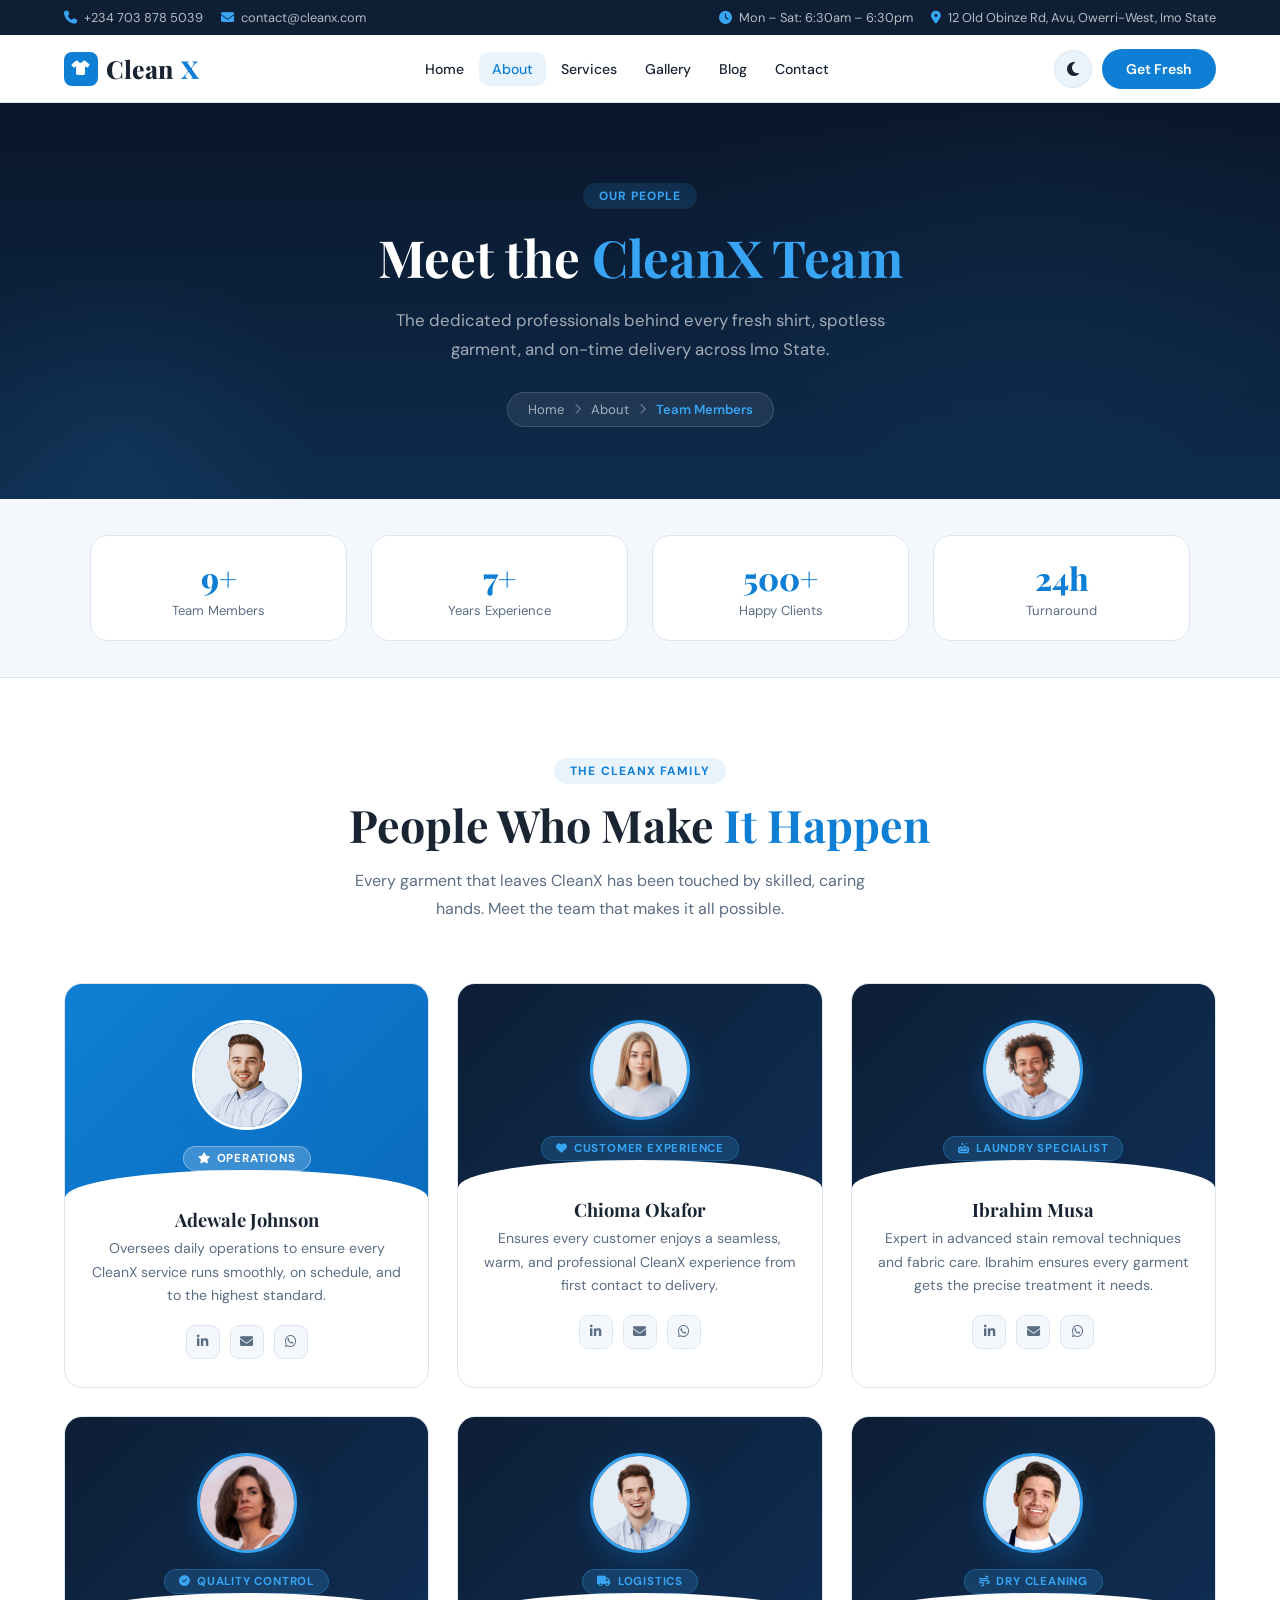
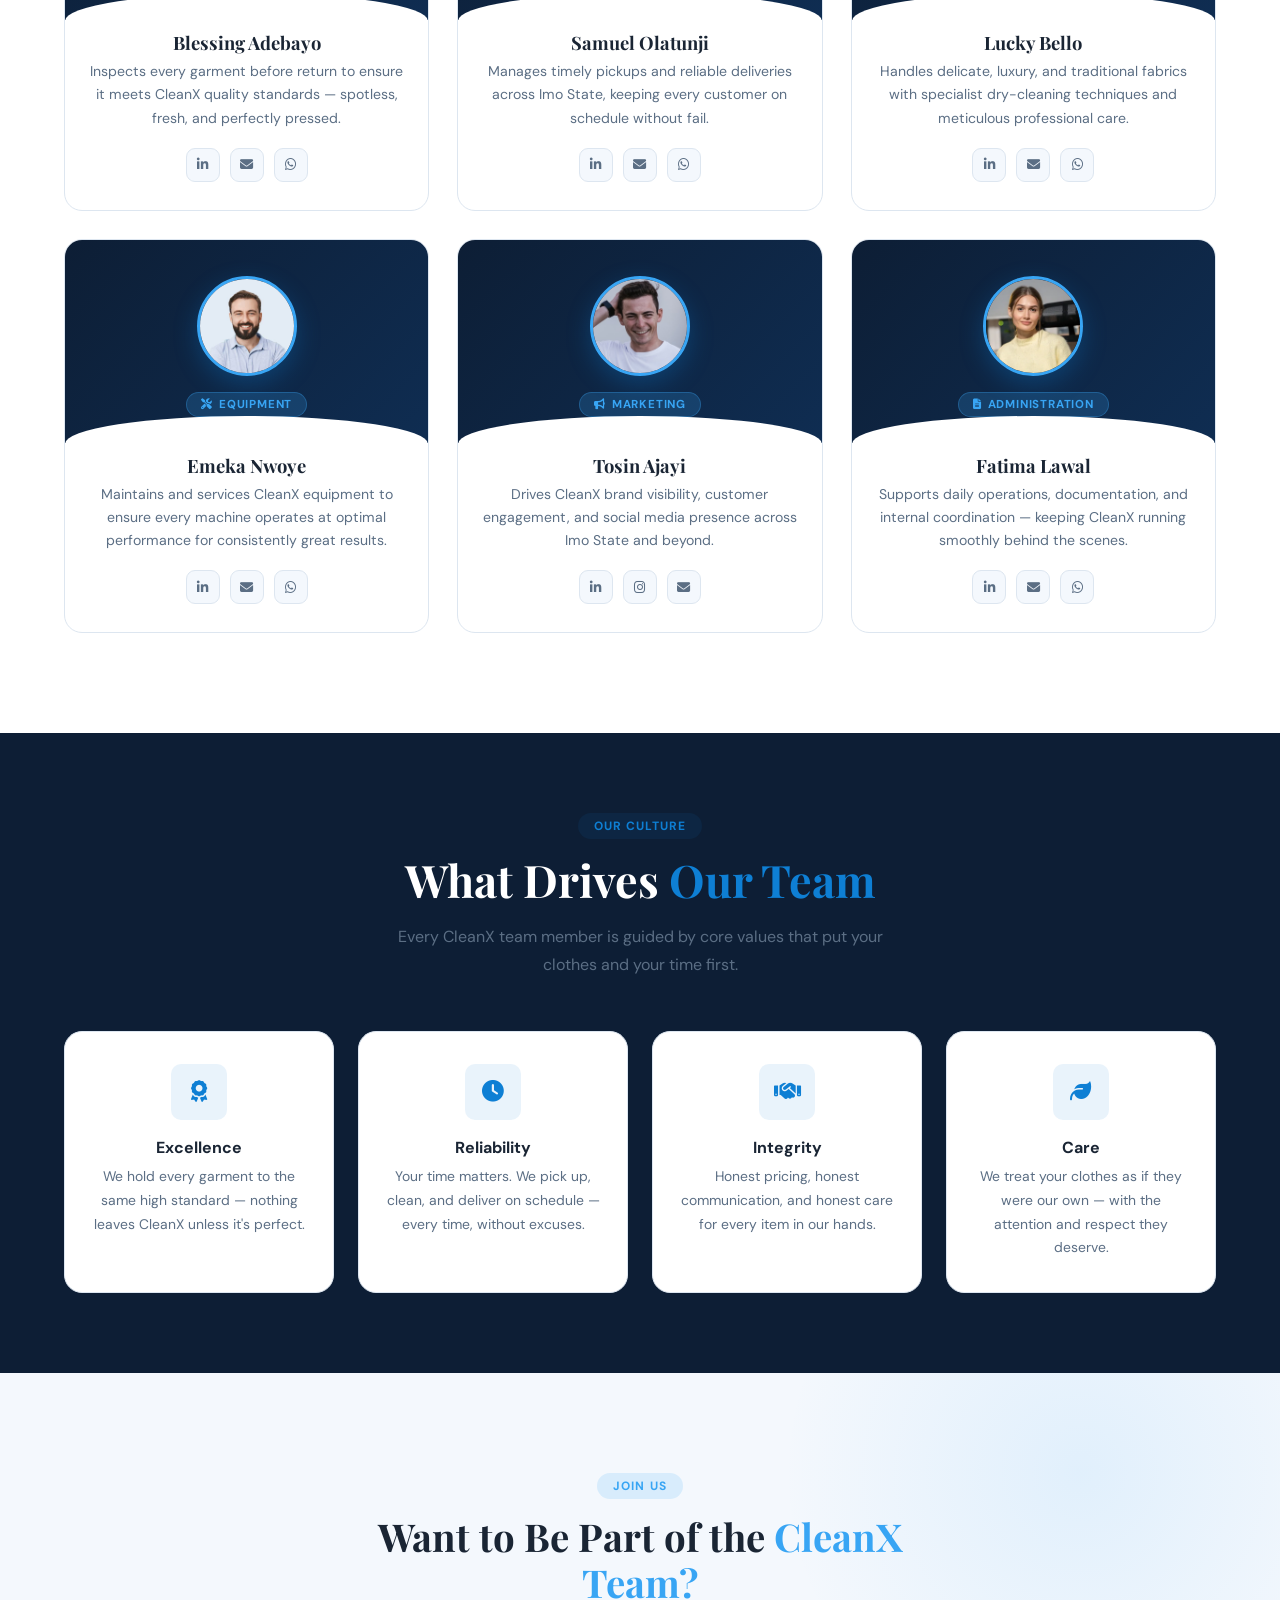
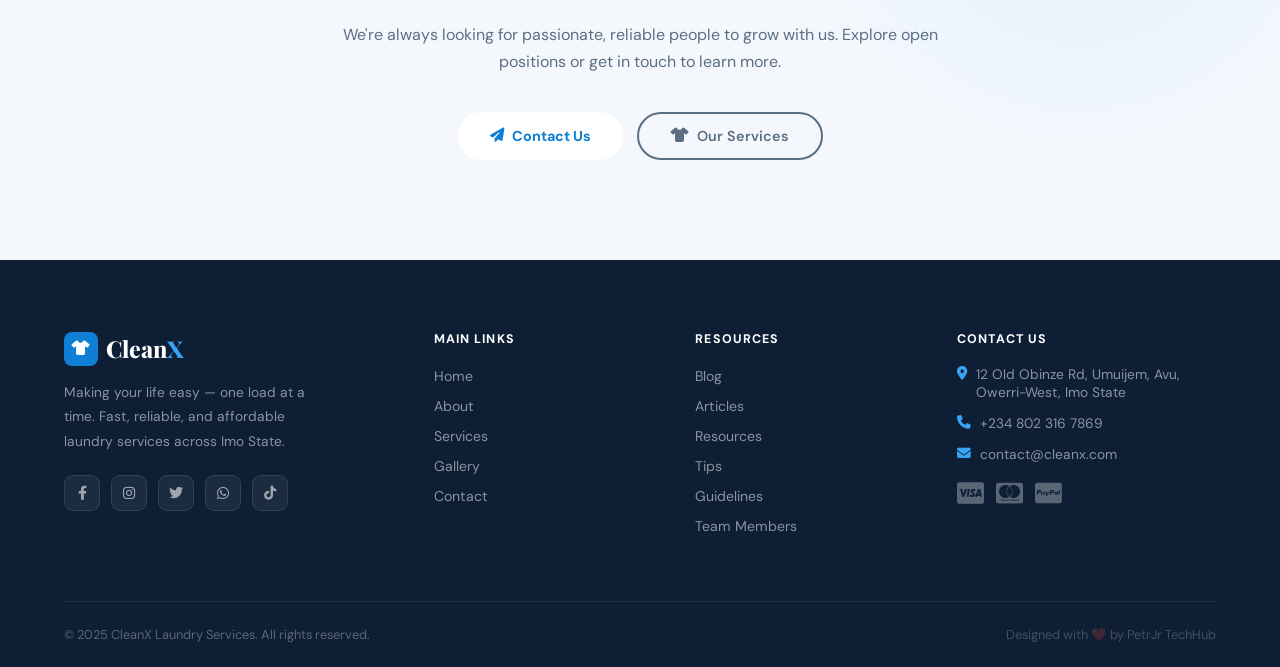
<file: clx-team.html>
<!doctype html>
<html lang="en" data-theme="light">
  <head>
    <meta charset="UTF-8" />
    <meta name="viewport" content="width=device-width, initial-scale=1.0" />
    <title>Meet Our Team | CleanX Laundry Services</title>
    <link rel="preconnect" href="https://fonts.googleapis.com" />
    <link rel="preconnect" href="https://fonts.gstatic.com" crossorigin />
    <link
      href="https://fonts.googleapis.com/css2?family=Playfair+Display:wght@700;800;900&family=DM+Sans:ital,wght@0,300;0,400;0,500;0,600;1,400&display=swap"
      rel="stylesheet"
    />
    <link
      rel="stylesheet"
      href="https://cdnjs.cloudflare.com/ajax/libs/font-awesome/6.4.0/css/all.min.css"
    />
    <link
      rel="shortcut icon"
      href="./img/icons/dry_cleaning_24dp_E3E3E3_FILL0_wght400_GRAD0_opsz24.png"
      type="image/x-icon"
    />
    <link rel="stylesheet" href="./aos-master/aos-master/dist/aos.css" />
    <link
      rel="stylesheet"
      href="./fontawesome-free-6.4.0-web/css/all.min.css"
    />
    <link rel="stylesheet" href="./css/clx-team.css" />
  </head>
  <body>
    <!-- PRELOADER -->
    <!-- <div id="preloader">
      <div class="preloader-inner">
        <div class="preloader-logo">Clean<span>X</span></div>
        <div class="preloader-tag">Clean Clothes · Less Stress</div>
        <div class="preloader-bar"><div class="preloader-fill"></div></div>
      </div>
    </div> -->

    <!-- TOP BAR -->
    <div class="topbar">
      <div class="topbar-group">
        <div class="topbar-item">
          <i class="fa fa-phone"></i><span>+234 703 878 5039</span>
        </div>
        <div class="topbar-item">
          <i class="fa fa-envelope"></i><span>contact@cleanx.com</span>
        </div>
      </div>
      <div class="topbar-group">
        <div class="topbar-item">
          <i class="fa fa-clock"></i><span>Mon – Sat: 6:30am – 6:30pm</span>
        </div>
        <div class="topbar-item">
          <i class="fa fa-location-dot"></i
          ><span>12 Old Obinze Rd, Avu, Owerri-West, Imo State</span>
        </div>
      </div>
    </div>

    <!-- NAVBAR -->
    <nav class="navbar" id="mainNav">
      <a href="index.html" class="nav-logo">
        <div class="nav-logo-icon"><i class="fa fa-shirt"></i></div>
        Clean<span>X</span>
      </a>
      <div class="nav-links">
        <a href="index.html">Home</a>
        <a href="clx-about.html" class="active">About</a>
        <a href="clx-services.html">Services</a>
        <a href="clx-gallery.html">Gallery</a>
        <a href="clx-blog.html">Blog</a>
        <a href="clx-contact.html">Contact</a>
      </div>
      <div class="nav-actions">
        <button
          class="theme-toggle"
          id="themeToggle"
          aria-label="Toggle dark mode"
        >
          <i class="fa fa-moon" id="themeIcon"></i>
        </button>
        <a href="clx-contact.html" class="btn-primary nav-cta-btn"
          >Get Fresh</a
        >
        <button class="nav-toggle" id="navToggle" aria-label="Toggle menu">
          <span></span><span></span><span></span>
        </button>
      </div>
    </nav>

    <!-- MOBILE NAV -->
    <div class="nav-mobile" id="navMobile">
      <a href="index.html">Home</a>
      <a href="clx-about.html">About</a>
      <a href="clx-services.html">Services</a>
      <a href="clx-gallery.html">Gallery</a>
      <a href="clx-blog.html">Blog</a>
      <a href="clx-contact.html">Contact</a>
      <a href="clx-contact.html" class="btn-primary mobile-cta">Get Fresh</a>
    </div>

    <!-- PAGE HERO -->
    <section class="page-hero">
      <div
        class="page-hero-bg"
        style="
          background-image:
            linear-gradient(rgba(0, 0, 0, 0.6)),
            url(&quot;./img/651f13495ea86bea7fa41068_washing-machines-laundry-services-laundry-x-webflow-template.jpg&quot;);
        "
      ></div>
      <div class="page-hero-inner">
        <span class="section-label">Our People</span>
        <h1>Meet the <span>CleanX Team</span></h1>
        <p>
          The dedicated professionals behind every fresh shirt, spotless
          garment, and on-time delivery across Imo State.
        </p>
        <div class="page-hero-breadcrumb">
          <a href="index.html">Home</a>
          <i class="fa fa-chevron-right"></i>
          <a href="clx-about.html">About</a>
          <i class="fa fa-chevron-right"></i>
          <span>Team Members</span>
        </div>
      </div>
    </section>

    <!-- STATS STRIP -->
    <div class="team-stats-strip">
      <div class="team-stats-inner">
        <div class="team-stat-item">
          <strong>9+</strong>
          <span>Team Members</span>
        </div>
        <div class="team-stat-item">
          <strong>7+</strong>
          <span>Years Experience</span>
        </div>
        <div class="team-stat-item">
          <strong>500+</strong>
          <span>Happy Clients</span>
        </div>
        <div class="team-stat-item">
          <strong>24h</strong>
          <span>Turnaround</span>
        </div>
      </div>
    </div>

    <!-- TEAM SECTION -->
    <section class="team-section">
      <div class="team-section-head">
        <span class="section-label">The CleanX Family</span>
        <h2 class="section-title">People Who Make <span>It Happen</span></h2>
        <p class="section-sub">
          Every garment that leaves CleanX has been touched by skilled, caring
          hands. Meet the team that makes it all possible.
        </p>
      </div>

      <div class="team-grid">
        <!-- Card 1 — Featured -->
        <div class="team-card featured">
          <div class="team-card-top">
            <img
              class="team-card-avatar"
              src="./img/65204ba4f65a3ac72cf3aa9e_matt-cannon-testimonial-laundry-x-webflow-template.jpg"
              alt="Adewale Johnson"
            />
            <div class="team-card-badge">
              <i class="fa fa-star"></i> Operations
            </div>
          </div>
          <div class="team-card-body">
            <h3>Adewale Johnson</h3>
            <p>
              Oversees daily operations to ensure every CleanX service runs
              smoothly, on schedule, and to the highest standard.
            </p>
            <div class="team-card-socials">
              <a href="#" title="LinkedIn"
                ><i class="fab fa-linkedin-in"></i
              ></a>
              <a href="#" title="Email"><i class="fa fa-envelope"></i></a>
              <a href="#" title="WhatsApp"><i class="fab fa-whatsapp"></i></a>
            </div>
          </div>
        </div>

        <!-- Card 2 -->
        <div class="team-card">
          <div class="team-card-top">
            <img
              class="team-card-avatar"
              src="./img/65204ba46ab53be564f2478a_lily-woods-testimonial-laundry-x-webflow-template.jpg"
              alt="Chioma Okafor"
            />
            <div class="team-card-badge">
              <i class="fa fa-heart"></i> Customer Experience
            </div>
          </div>
          <div class="team-card-body">
            <h3>Chioma Okafor</h3>
            <p>
              Ensures every customer enjoys a seamless, warm, and professional
              CleanX experience from first contact to delivery.
            </p>
            <div class="team-card-socials">
              <a href="#" title="LinkedIn"
                ><i class="fab fa-linkedin-in"></i
              ></a>
              <a href="#" title="Email"><i class="fa fa-envelope"></i></a>
              <a href="#" title="WhatsApp"><i class="fab fa-whatsapp"></i></a>
            </div>
          </div>
        </div>

        <!-- Card 3 -->
        <div class="team-card">
          <div class="team-card-top">
            <img
              class="team-card-avatar"
              src="./img/65204ba40a22082f2464714b_andy-smith-testimonial-laundry-x-webflow-template.jpg"
              alt="Ibrahim Musa"
            />
            <div class="team-card-badge">
              <i class="fa fa-soap"></i> Laundry Specialist
            </div>
          </div>
          <div class="team-card-body">
            <h3>Ibrahim Musa</h3>
            <p>
              Expert in advanced stain removal techniques and fabric care.
              Ibrahim ensures every garment gets the precise treatment it needs.
            </p>
            <div class="team-card-socials">
              <a href="#" title="LinkedIn"
                ><i class="fab fa-linkedin-in"></i
              ></a>
              <a href="#" title="Email"><i class="fa fa-envelope"></i></a>
              <a href="#" title="WhatsApp"><i class="fab fa-whatsapp"></i></a>
            </div>
          </div>
        </div>

        <!-- Card 4 -->
        <div class="team-card">
          <div class="team-card-top">
            <img
              class="team-card-avatar"
              src="./img/6625f4f5daf05fa2c8a5dba1_Cynthia Perez.jpg"
              alt="Blessing Adebayo"
            />
            <div class="team-card-badge">
              <i class="fa fa-check-circle"></i> Quality Control
            </div>
          </div>
          <div class="team-card-body">
            <h3>Blessing Adebayo</h3>
            <p>
              Inspects every garment before return to ensure it meets CleanX
              quality standards — spotless, fresh, and perfectly pressed.
            </p>
            <div class="team-card-socials">
              <a href="#" title="LinkedIn"
                ><i class="fab fa-linkedin-in"></i
              ></a>
              <a href="#" title="Email"><i class="fa fa-envelope"></i></a>
              <a href="#" title="WhatsApp"><i class="fab fa-whatsapp"></i></a>
            </div>
          </div>
        </div>

        <!-- Card 5 -->
        <div class="team-card">
          <div class="team-card-top">
            <img
              class="team-card-avatar"
              src="./img/65204ba5f7112a38f3be0974_patrick-meyer-testimonial-laundry-x-webflow-template.jpg"
              alt="Samuel Olatunji"
            />
            <div class="team-card-badge">
              <i class="fa fa-truck"></i> Logistics
            </div>
          </div>
          <div class="team-card-body">
            <h3>Samuel Olatunji</h3>
            <p>
              Manages timely pickups and reliable deliveries across Imo State,
              keeping every customer on schedule without fail.
            </p>
            <div class="team-card-socials">
              <a href="#" title="LinkedIn"
                ><i class="fab fa-linkedin-in"></i
              ></a>
              <a href="#" title="Email"><i class="fa fa-envelope"></i></a>
              <a href="#" title="WhatsApp"><i class="fab fa-whatsapp"></i></a>
            </div>
          </div>
        </div>

        <!-- Card 6 -->
        <div class="team-card">
          <div class="team-card-top">
            <img
              class="team-card-avatar"
              src="./img/65248a3eafb54a2e3c069dd1_mike-warren-avatar-image-laundry-x-webflow-template.jpg"
              alt="Lucky Bello"
            />
            <div class="team-card-badge">
              <i class="fa fa-wind"></i> Dry Cleaning
            </div>
          </div>
          <div class="team-card-body">
            <h3>Lucky Bello</h3>
            <p>
              Handles delicate, luxury, and traditional fabrics with specialist
              dry-cleaning techniques and meticulous professional care.
            </p>
            <div class="team-card-socials">
              <a href="#" title="LinkedIn"
                ><i class="fab fa-linkedin-in"></i
              ></a>
              <a href="#" title="Email"><i class="fa fa-envelope"></i></a>
              <a href="#" title="WhatsApp"><i class="fab fa-whatsapp"></i></a>
            </div>
          </div>
        </div>

        <!-- Card 7 -->
        <div class="team-card">
          <div class="team-card-top">
            <img
              class="team-card-avatar"
              src="./img/65204ba413c0ebcf4c741d69_john-carter-testimonial-laundry-x-webflow-template.jpg"
              alt="Emeka Nwoye"
            />
            <div class="team-card-badge">
              <i class="fa fa-screwdriver-wrench"></i> Equipment
            </div>
          </div>
          <div class="team-card-body">
            <h3>Emeka Nwoye</h3>
            <p>
              Maintains and services CleanX equipment to ensure every machine
              operates at optimal performance for consistently great results.
            </p>
            <div class="team-card-socials">
              <a href="#" title="LinkedIn"
                ><i class="fab fa-linkedin-in"></i
              ></a>
              <a href="#" title="Email"><i class="fa fa-envelope"></i></a>
              <a href="#" title="WhatsApp"><i class="fab fa-whatsapp"></i></a>
            </div>
          </div>
        </div>

        <!-- Card 8 -->
        <div class="team-card">
          <div class="team-card-top">
            <img
              class="team-card-avatar"
              src="./img/6625f4f51cf506aed5564a9d_Dennis Jackson.jpg"
              alt="Tosin Ajayi"
            />
            <div class="team-card-badge">
              <i class="fa fa-bullhorn"></i> Marketing
            </div>
          </div>
          <div class="team-card-body">
            <h3>Tosin Ajayi</h3>
            <p>
              Drives CleanX brand visibility, customer engagement, and social
              media presence across Imo State and beyond.
            </p>
            <div class="team-card-socials">
              <a href="#" title="LinkedIn"
                ><i class="fab fa-linkedin-in"></i
              ></a>
              <a href="#" title="Instagram"><i class="fab fa-instagram"></i></a>
              <a href="#" title="Email"><i class="fa fa-envelope"></i></a>
            </div>
          </div>
        </div>

        <!-- Card 9 -->
        <div class="team-card">
          <div class="team-card-top">
            <img
              class="team-card-avatar"
              src="./img/666c32ddaf070acd020f8468_Img Person (2).webp"
              alt="Fatima Lawal"
            />
            <div class="team-card-badge">
              <i class="fa fa-file-lines"></i> Administration
            </div>
          </div>
          <div class="team-card-body">
            <h3>Fatima Lawal</h3>
            <p>
              Supports daily operations, documentation, and internal
              coordination — keeping CleanX running smoothly behind the scenes.
            </p>
            <div class="team-card-socials">
              <a href="#" title="LinkedIn"
                ><i class="fab fa-linkedin-in"></i
              ></a>
              <a href="#" title="Email"><i class="fa fa-envelope"></i></a>
              <a href="#" title="WhatsApp"><i class="fab fa-whatsapp"></i></a>
            </div>
          </div>
        </div>
      </div>
    </section>

    <!-- VALUES SECTION -->
    <section class="values-section">
      <div class="values-inner">
        <div class="values-head">
          <span class="section-label">Our Culture</span>
          <h2 class="section-title" style="text-align: center">
            What Drives <span>Our Team</span>
          </h2>
          <p class="section-sub" style="margin: 0 auto; text-align: center">
            Every CleanX team member is guided by core values that put your
            clothes and your time first.
          </p>
        </div>
        <div class="values-grid">
          <div class="value-card">
            <div class="value-icon"><i class="fa fa-award"></i></div>
            <h4>Excellence</h4>
            <p>
              We hold every garment to the same high standard — nothing leaves
              CleanX unless it's perfect.
            </p>
          </div>
          <div class="value-card">
            <div class="value-icon"><i class="fa fa-clock"></i></div>
            <h4>Reliability</h4>
            <p>
              Your time matters. We pick up, clean, and deliver on schedule —
              every time, without excuses.
            </p>
          </div>
          <div class="value-card">
            <div class="value-icon"><i class="fa fa-handshake"></i></div>
            <h4>Integrity</h4>
            <p>
              Honest pricing, honest communication, and honest care for every
              item in our hands.
            </p>
          </div>
          <div class="value-card">
            <div class="value-icon"><i class="fa fa-leaf"></i></div>
            <h4>Care</h4>
            <p>
              We treat your clothes as if they were our own — with the attention
              and respect they deserve.
            </p>
          </div>
        </div>
      </div>
    </section>

    <!-- JOIN CTA -->
    <section class="join-section">
      <div class="join-inner">
        <span class="section-label">Join Us</span>
        <h2>
          Want to Be Part of the
          <span style="color: var(--blue-light)">CleanX Team?</span>
        </h2>
        <p>
          We're always looking for passionate, reliable people to grow with us.
          Explore open positions or get in touch to learn more.
        </p>
        <div class="join-btns">
          <a href="clx-contact.html" class="btn-white"
            ><i class="fa fa-paper-plane"></i> Contact Us</a
          >
          <a href="clx-services.html" class="btn-ghost-white"
            ><i class="fa fa-shirt"></i> Our Services</a
          >
        </div>
      </div>
    </section>

    <!-- FOOTER -->
    <footer class="footer">
      <div class="footer-grid">
        <div class="footer-brand footer-col">
          <div class="footer-logo">
            <div class="nav-logo-icon"><i class="fa fa-shirt"></i></div>
            <span>Clean<span class="footer-logo-x">X</span></span>
          </div>
          <p>
            Making your life easy — one load at a time. Fast, reliable, and
            affordable laundry services across Imo State.
          </p>
          <div class="footer-socials">
            <a href="#"><i class="fab fa-facebook-f"></i></a>
            <a href="#"><i class="fab fa-instagram"></i></a>
            <a href="#"><i class="fab fa-twitter"></i></a>
            <a href="#"><i class="fab fa-whatsapp"></i></a>
            <a href="#"><i class="fab fa-tiktok"></i></a>
          </div>
        </div>
        <div class="footer-col">
          <h4>Main Links</h4>
          <ul>
            <li><a href="index.html">Home</a></li>
            <li><a href="clx-about.html">About</a></li>
            <li><a href="clx-services.html">Services</a></li>
            <li><a href="clx-gallery.html">Gallery</a></li>
            <li><a href="clx-contact.html">Contact</a></li>
          </ul>
        </div>
        <div class="footer-col">
          <h4>Resources</h4>
          <ul>
            <li><a href="clx-blog.html">Blog</a></li>
            <li><a href="clx-blog.html#articles">Articles</a></li>
            <li><a href="clx-blog.html#resources">Resources</a></li>
            <li><a href="clx-blog.html#tips">Tips</a></li>
            <li><a href="clx-blog.html#guidelines">Guidelines</a></li>
            <li><a href="clx-team.html">Team Members</a></li>
          </ul>
        </div>
        <div class="footer-col">
          <h4>Contact Us</h4>
          <div class="footer-contact-item">
            <i class="fa fa-map-marker-alt"></i
            ><span>12 Old Obinze Rd, Umuijem, Avu, Owerri-West, Imo State</span>
          </div>
          <div class="footer-contact-item">
            <i class="fa fa-phone"></i
            ><a href="tel:+2348023167869">+234 802 316 7869</a>
          </div>
          <div class="footer-contact-item">
            <i class="fa fa-envelope"></i
            ><a href="mailto:contact@cleanx.com">contact@cleanx.com</a>
          </div>
          <div class="footer-payments">
            <i class="fab fa-cc-visa"></i>
            <i class="fab fa-cc-mastercard"></i>
            <i class="fab fa-cc-paypal"></i>
          </div>
        </div>
      </div>
      <div class="footer-bottom">
        <p>&copy; 2025 CleanX Laundry Services. All rights reserved.</p>
        <span>Designed with ❤️ by PetrJr TechHub</span>
      </div>
    </footer>

    <!-- PROGRESS RING SCROLL TO TOP -->
    <div class="progress-top" id="progress-top">
      <div class="progress-ring" id="progress-ring">
        <div class="progress-ring-inner">
          <i class="fas fa-arrow-up"></i>
        </div>
      </div>
    </div>

    <script src="./js/clx-team.js"></script>
    <script src="./aos-master/aos-master/dist/aos.js"></script>
    <script src="./bootstrap-5.3.8-dist/js/bootstrap.bundle.js"></script>
    <script>
      AOS.init({
        duration: 800,
        easing: "ease-in-out",
        once: true,
        offset: 80,
      });
    </script>
  </body>
</html>
</file>
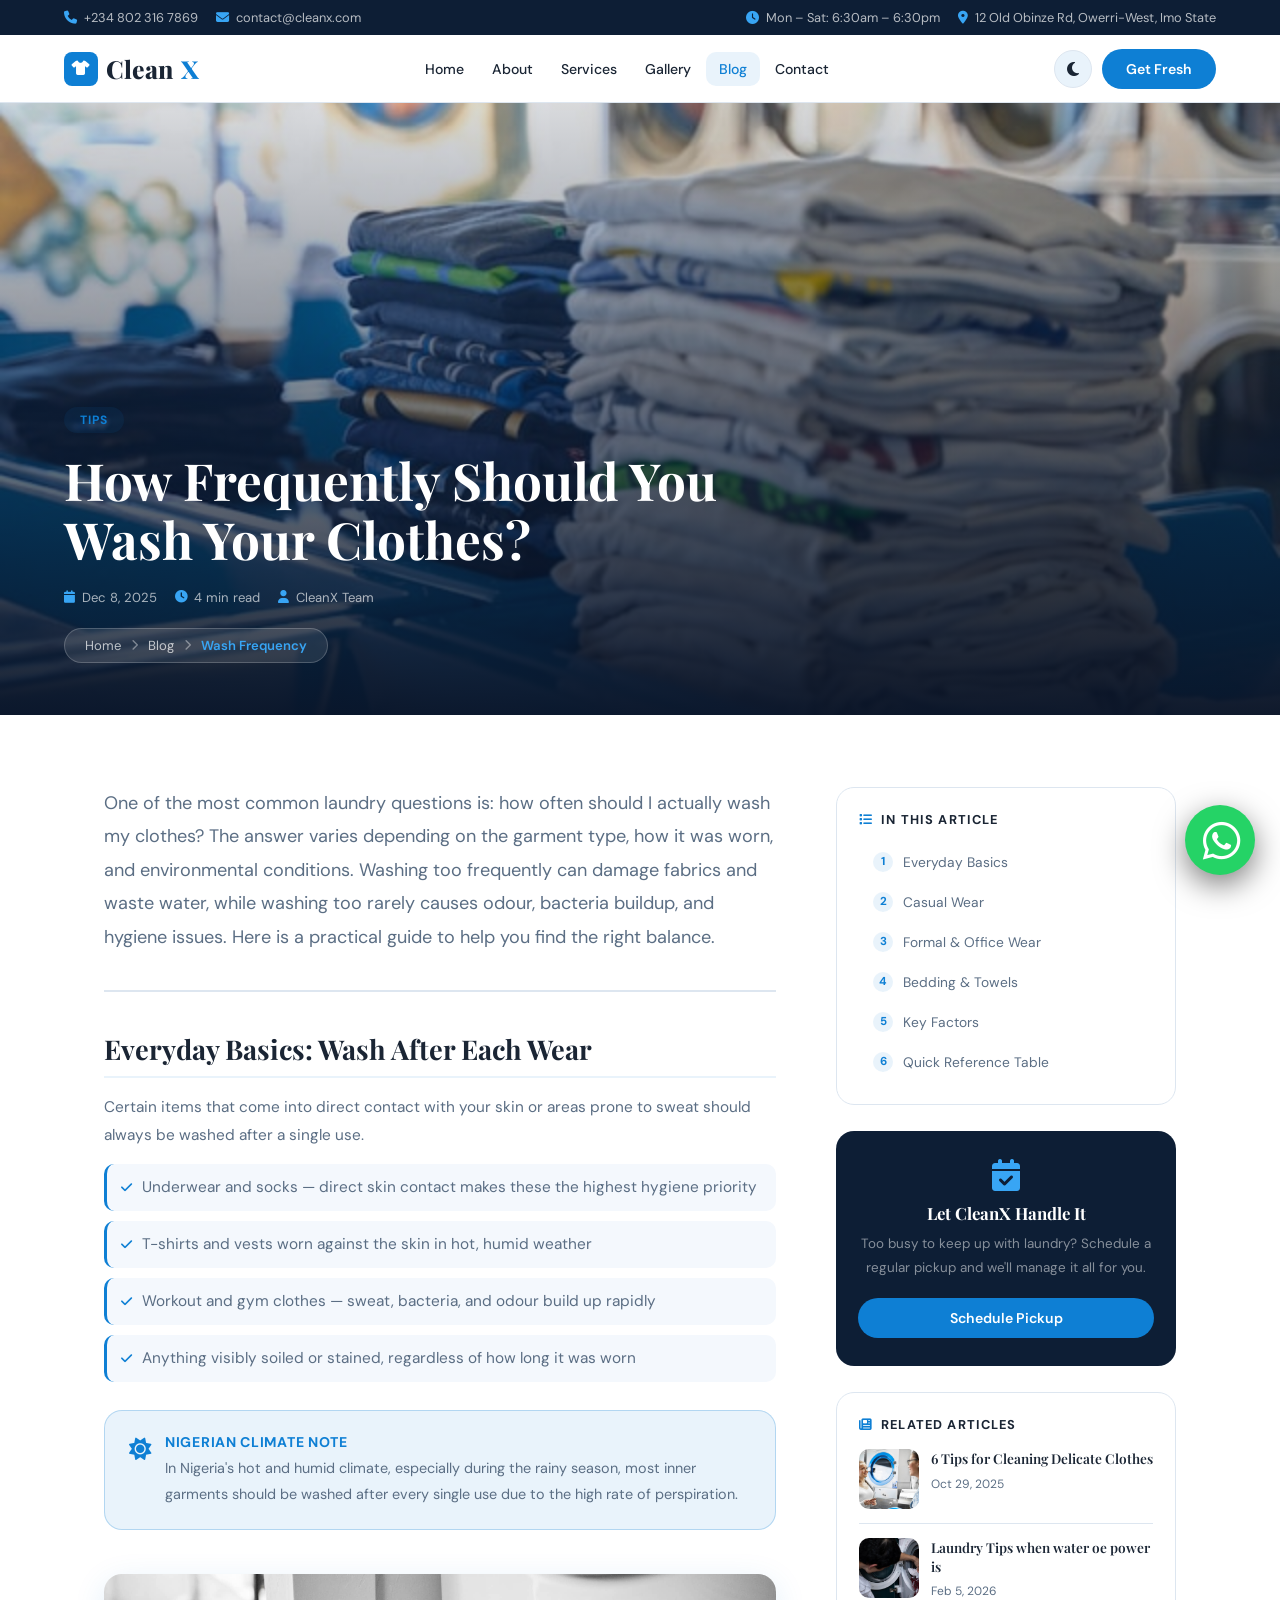
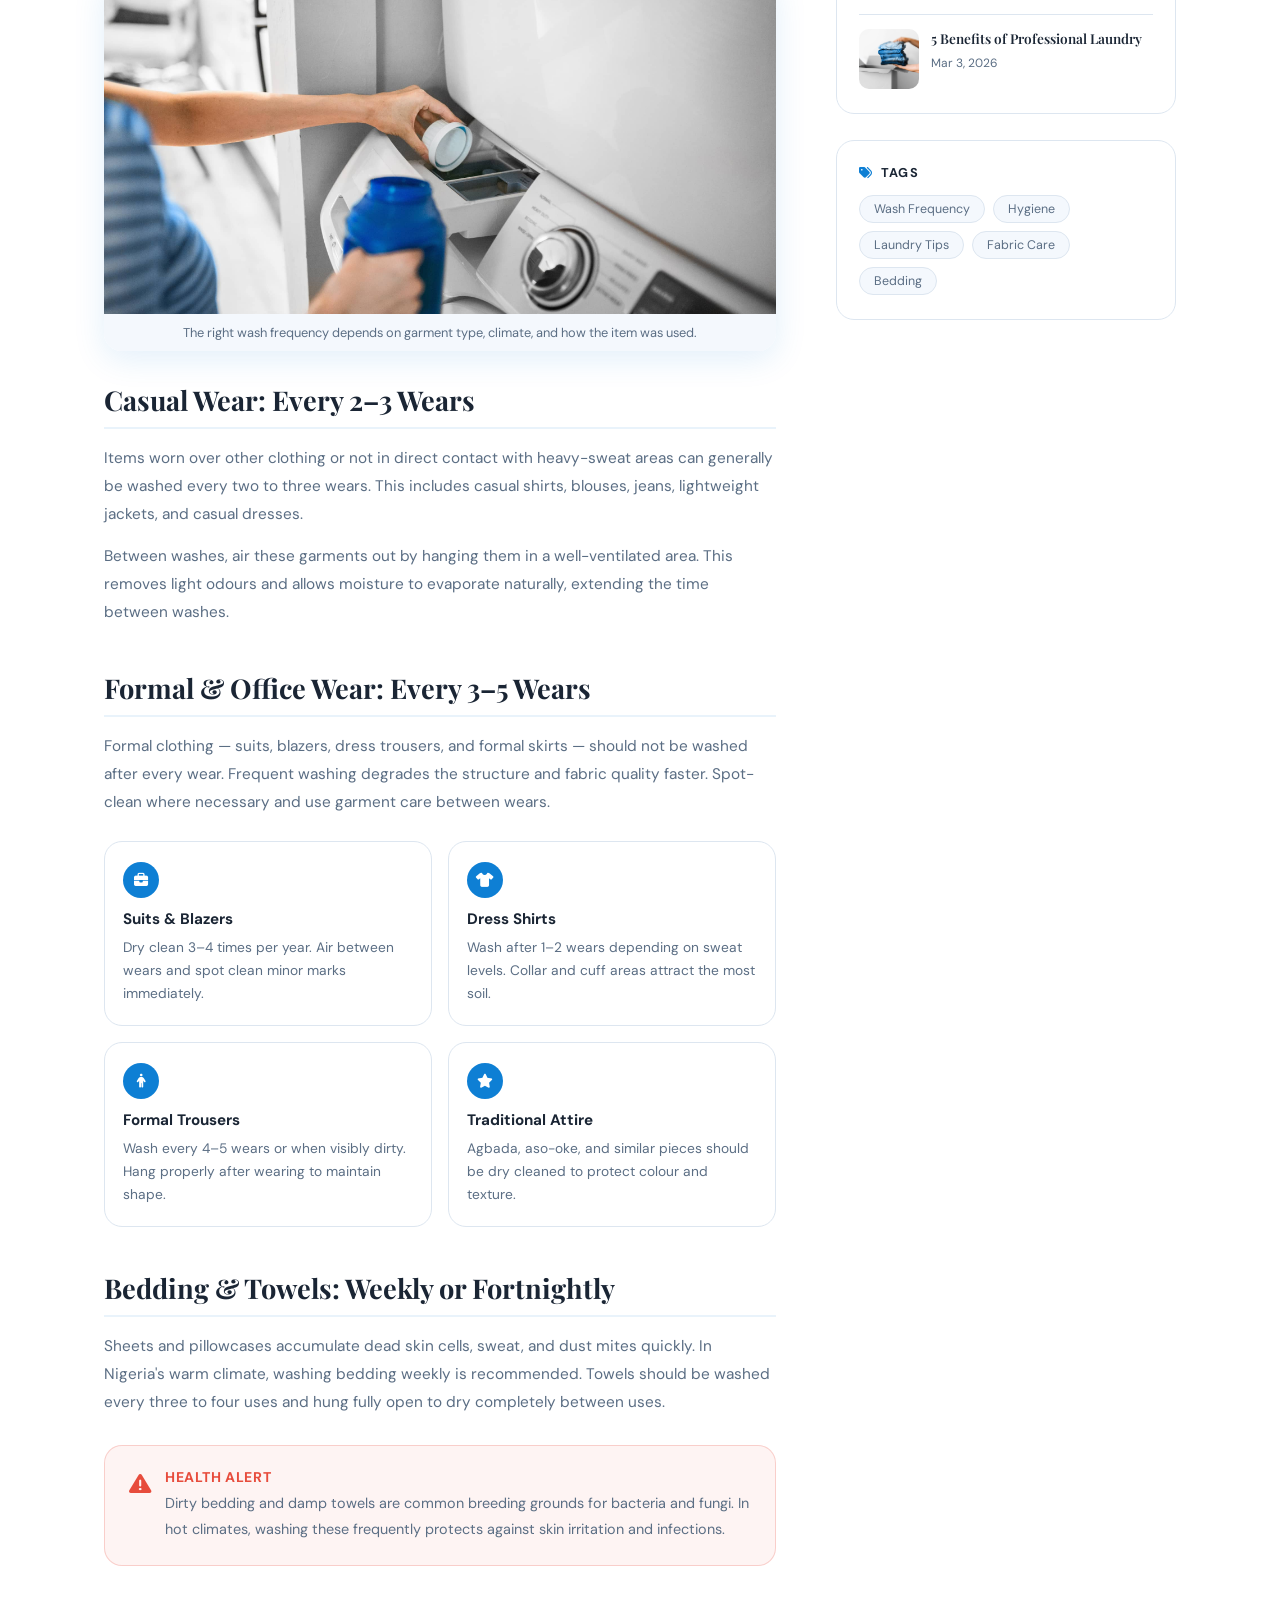
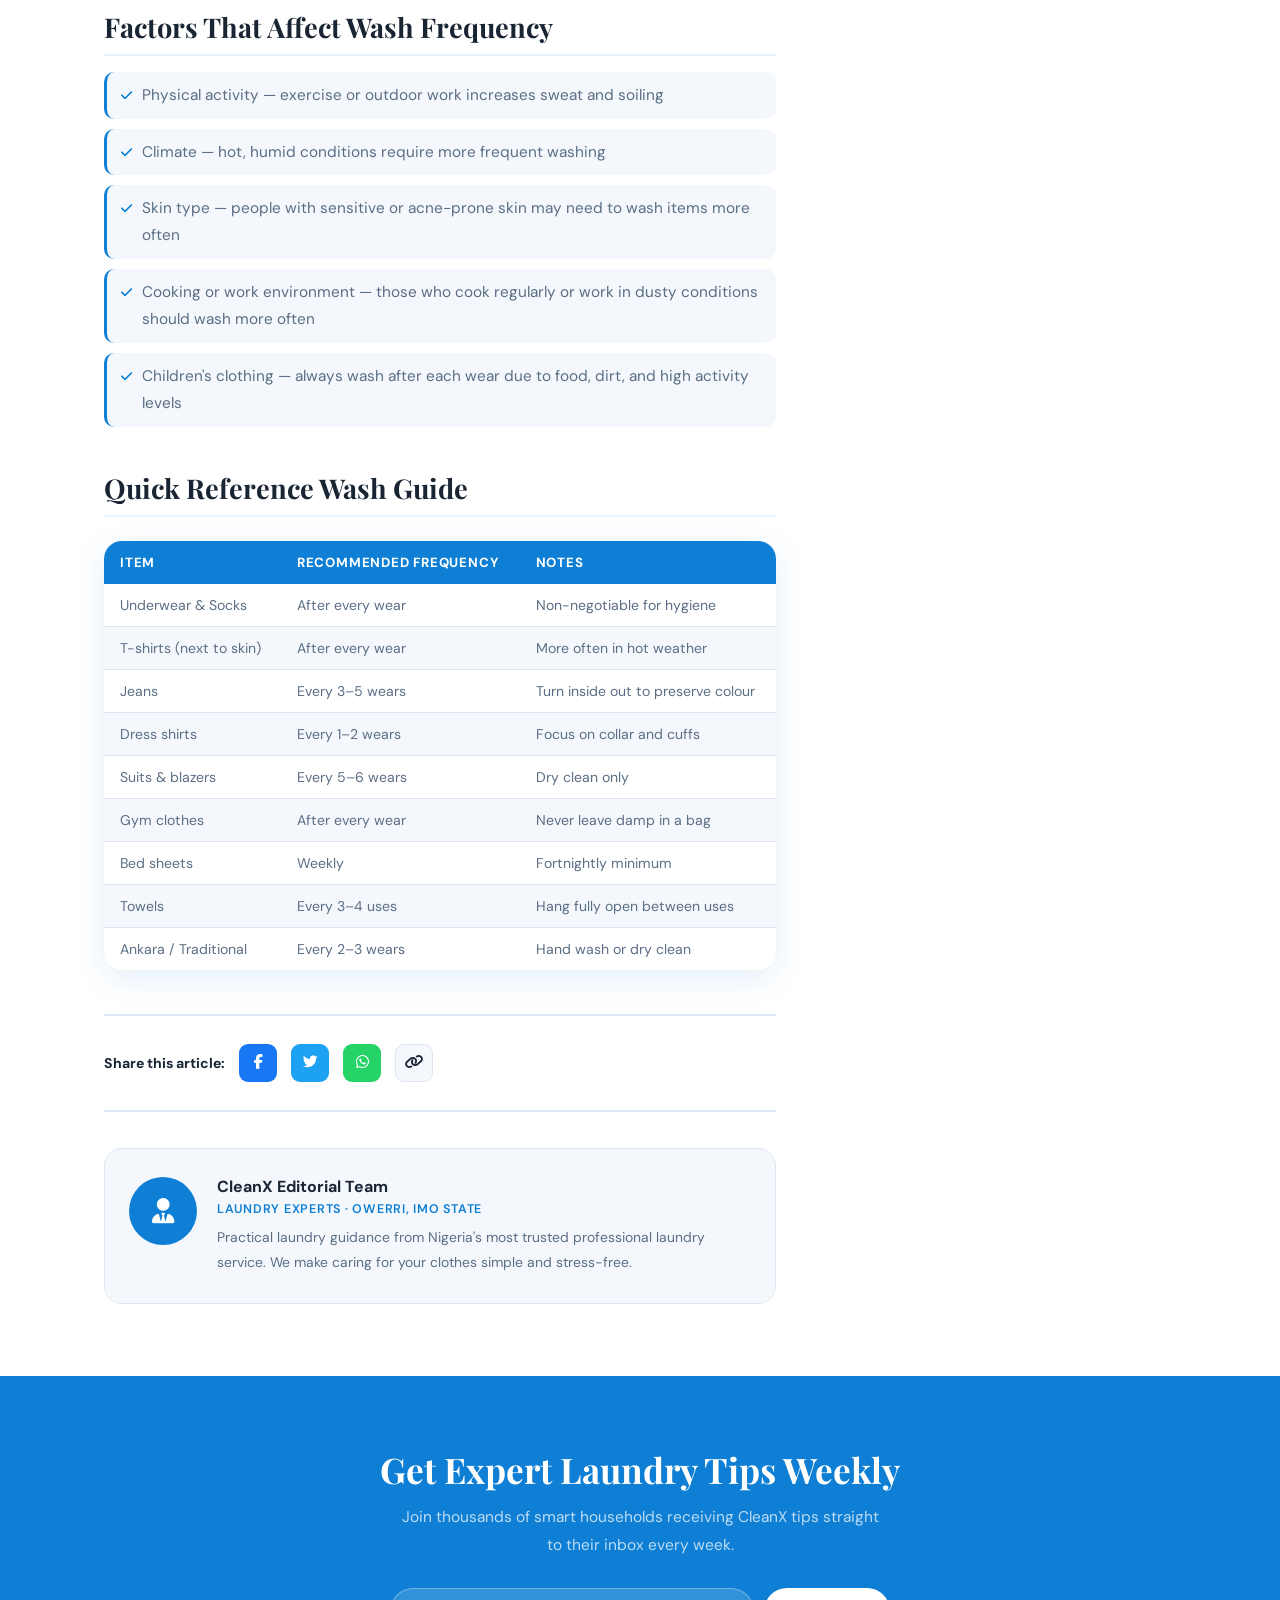
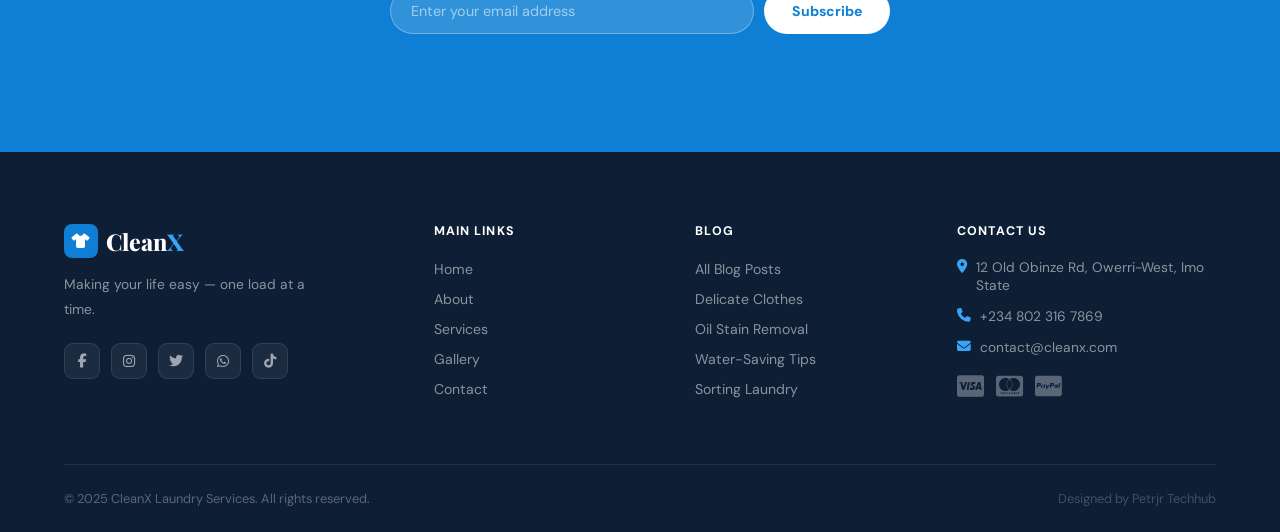
<file: clx-blogs/blog3.html>
<!doctype html>
<html lang="en" data-theme="light">
  <head>
    <meta charset="UTF-8" />
    <meta name="viewport" content="width=device-width, initial-scale=1.0" />
    <title>How Frequently Should You Wash Your Clothes? | CleanX Blog</title>
    <link rel="preconnect" href="https://fonts.googleapis.com" />
    <link rel="preconnect" href="https://fonts.gstatic.com" crossorigin />
    <link
      href="https://fonts.googleapis.com/css2?family=Playfair+Display:wght@700;800;900&family=DM+Sans:ital,wght@0,300;0,400;0,500;0,600;1,400&display=swap"
      rel="stylesheet"
    />
    <link rel="stylesheet" href="../fontawesome-free-6.4.0-web/css/all.min.css">
    <link rel="stylesheet" href="../aos-master/aos-master/dist/aos.css">
    <link
      rel="stylesheet"
      href="https://cdnjs.cloudflare.com/ajax/libs/font-awesome/6.4.0/css/all.min.css"
    />
    <link rel="stylesheet" href="../css/blogs.css" />
    <link
      rel="shortcut icon"
      href="../img/icons/dry_cleaning_24dp_E3E3E3_FILL0_wght400_GRAD0_opsz24.png"
      type="image/x-icon"
    />
  </head>
  <body>
    <!-- <div class="reading-progress" id="readingProgress"></div>
    <div id="preloader">
      <div class="preloader-inner">
        <div class="preloader-logo">Clean<span>X</span></div>
        <div class="preloader-tag">Clean Clothes &middot; Less Stress</div>
        <div class="preloader-bar"><div class="preloader-fill"></div></div>
      </div>
    </div> -->
    <div class="topbar">
      <div class="topbar-group">
        <div class="topbar-item">
          <i class="fa fa-phone"></i><span>+234 802 316 7869</span>
        </div>
        <div class="topbar-item">
          <i class="fa fa-envelope"></i><span>contact@cleanx.com</span>
        </div>
      </div>
      <div class="topbar-group topbar-right">
        <div class="topbar-item">
          <i class="fa fa-clock"></i
          ><span>Mon &ndash; Sat: 6:30am &ndash; 6:30pm</span>
        </div>
        <div class="topbar-item">
          <i class="fa fa-location-dot"></i
          ><span>12 Old Obinze Rd, Owerri-West, Imo State</span>
        </div>
      </div>
    </div>
     <nav class="navbar" id="mainNav">
      <a href="../index.html" class="nav-logo"
        ><div class="nav-logo-icon"><i class="fa fa-shirt"></i></div>
        Clean<span>X</span></a
      >
      <div class="nav-links">
        <a href="../index.html">Home</a><a href="../clx-about.html">About</a
        ><a href="../clx-services.html">Services</a><a href="../clx-gallery.html">Gallery</a
        ><a href="../clx-blog.html" class="active">Blog</a
        ><a href="../clx-contact.html">Contact</a>
      </div>
      <div class="nav-actions">
        <button class="theme-toggle" id="themeToggle">
          <i class="fa fa-moon" id="themeIcon"></i></button
        ><a href="../clx-contact.html" class="btn-primary nav-cta-btn">Get Fresh</a
        ><button class="nav-toggle" id="navToggle">
          <span></span><span></span><span></span>
        </button>
      </div>
    </nav>
    <div class="nav-mobile" id="navMobile">
      <a href="../index.html">Home</a><a href="../clx-about.html">About</a
      ><a href="../clx-services.html">Services</a><a href="../clx-gallery.html">Gallery</a
      ><a href="../clx-blog.html" class="active">Blog</a
      ><a href="../clx-contact.html">Contact</a
      ><a href="../clx-contact.html" class="btn-primary mobile-cta">Get Fresh</a>
    </div>

    <section class="post-hero">
      <div
        class="post-hero-bg"
        style="
          background-image: url(../img/662630d2d5c897d12be3baaf_dan-lefebvre-APUvZYCjPJ0-unsplash.jpg);
        "
      ></div>
      <div class="post-hero-content">
        <span class="section-label">Tips</span>
        <h1>How Frequently Should You Wash Your Clothes?</h1>
        <div class="post-hero-meta">
          <span><i class="fa fa-calendar"></i> Dec 8, 2025</span
          ><span><i class="fa fa-clock"></i> 4 min read</span
          ><span><i class="fa fa-user"></i> CleanX Team</span>
        </div>
        <div class="hero-breadcrumb">
          <a href="clx-index.html">Home</a><i class="fa fa-chevron-right"></i
          ><a href="clx-blog.html">Blog</a><i class="fa fa-chevron-right"></i
          ><span>Wash Frequency</span>
        </div>
      </div>
    </section>

    <div class="article-wrap">
      <article class="article-body">
        <p class="article-intro">
          One of the most common laundry questions is: how often should I
          actually wash my clothes? The answer varies depending on the garment
          type, how it was worn, and environmental conditions. Washing too
          frequently can damage fabrics and waste water, while washing too
          rarely causes odour, bacteria buildup, and hygiene issues. Here is a
          practical guide to help you find the right balance.
        </p>

        <div class="article-section" id="everyday">
          <h2>Everyday Basics: Wash After Each Wear</h2>
          <p>
            Certain items that come into direct contact with your skin or areas
            prone to sweat should always be washed after a single use.
          </p>
          <ul>
            <li>
              Underwear and socks — direct skin contact makes these the highest
              hygiene priority
            </li>
            <li>
              T-shirts and vests worn against the skin in hot, humid weather
            </li>
            <li>
              Workout and gym clothes — sweat, bacteria, and odour build up
              rapidly
            </li>
            <li>
              Anything visibly soiled or stained, regardless of how long it was
              worn
            </li>
          </ul>
          <div class="tip-box">
            <div class="tip-box-icon"><i class="fa fa-sun"></i></div>
            <div class="tip-box-text">
              <strong>Nigerian Climate Note</strong>
              <p>
                In Nigeria's hot and humid climate, especially during the rainy
                season, most inner garments should be washed after every single
                use due to the high rate of perspiration.
              </p>
            </div>
          </div>
        </div>

        <figure class="article-img">
          <img
            src="../img/651b78c109ecde5f8b9c34a0_choose-right-detergent-thumbnail-image-laundry-x-webflow-template.jpg"
            alt="Washing clothes"
            loading="lazy"
          />
          <figcaption>
            The right wash frequency depends on garment type, climate, and how
            the item was used.
          </figcaption>
        </figure>

        <div class="article-section" id="casual">
          <h2>Casual Wear: Every 2–3 Wears</h2>
          <p>
            Items worn over other clothing or not in direct contact with
            heavy-sweat areas can generally be washed every two to three wears.
            This includes casual shirts, blouses, jeans, lightweight jackets,
            and casual dresses.
          </p>
          <p>
            Between washes, air these garments out by hanging them in a
            well-ventilated area. This removes light odours and allows moisture
            to evaporate naturally, extending the time between washes.
          </p>
        </div>

        <div class="article-section" id="formal">
          <h2>Formal &amp; Office Wear: Every 3–5 Wears</h2>
          <p>
            Formal clothing — suits, blazers, dress trousers, and formal skirts
            — should not be washed after every wear. Frequent washing degrades
            the structure and fabric quality faster. Spot-clean where necessary
            and use garment care between wears.
          </p>
          <div class="step-cards">
            <div class="step-card">
              <div class="step-card-num"><i class="fa fa-briefcase"></i></div>
              <h4>Suits &amp; Blazers</h4>
              <p>
                Dry clean 3–4 times per year. Air between wears and spot clean
                minor marks immediately.
              </p>
            </div>
            <div class="step-card">
              <div class="step-card-num"><i class="fa fa-shirt"></i></div>
              <h4>Dress Shirts</h4>
              <p>
                Wash after 1–2 wears depending on sweat levels. Collar and cuff
                areas attract the most soil.
              </p>
            </div>
            <div class="step-card">
              <div class="step-card-num"><i class="fa fa-person"></i></div>
              <h4>Formal Trousers</h4>
              <p>
                Wash every 4–5 wears or when visibly dirty. Hang properly after
                wearing to maintain shape.
              </p>
            </div>
            <div class="step-card">
              <div class="step-card-num"><i class="fa fa-star"></i></div>
              <h4>Traditional Attire</h4>
              <p>
                Agbada, aso-oke, and similar pieces should be dry cleaned to
                protect colour and texture.
              </p>
            </div>
          </div>
        </div>

        <div class="article-section" id="bedding">
          <h2>Bedding &amp; Towels: Weekly or Fortnightly</h2>
          <p>
            Sheets and pillowcases accumulate dead skin cells, sweat, and dust
            mites quickly. In Nigeria's warm climate, washing bedding weekly is
            recommended. Towels should be washed every three to four uses and
            hung fully open to dry completely between uses.
          </p>
          <div class="warn-box">
            <div class="warn-box-icon">
              <i class="fa fa-triangle-exclamation"></i>
            </div>
            <div class="warn-box-text">
              <strong>Health Alert</strong>
              <p>
                Dirty bedding and damp towels are common breeding grounds for
                bacteria and fungi. In hot climates, washing these frequently
                protects against skin irritation and infections.
              </p>
            </div>
          </div>
        </div>

        <div class="article-section" id="factors">
          <h2>Factors That Affect Wash Frequency</h2>
          <ul>
            <li>
              Physical activity — exercise or outdoor work increases sweat and
              soiling
            </li>
            <li>
              Climate — hot, humid conditions require more frequent washing
            </li>
            <li>
              Skin type — people with sensitive or acne-prone skin may need to
              wash items more often
            </li>
            <li>
              Cooking or work environment — those who cook regularly or work in
              dusty conditions should wash more often
            </li>
            <li>
              Children's clothing — always wash after each wear due to food,
              dirt, and high activity levels
            </li>
          </ul>
        </div>

        <div class="article-section" id="reference">
          <h2>Quick Reference Wash Guide</h2>
          <table class="fabric-table">
            <thead>
              <tr>
                <th>Item</th>
                <th>Recommended Frequency</th>
                <th>Notes</th>
              </tr>
            </thead>
            <tbody>
              <tr>
                <td>Underwear &amp; Socks</td>
                <td>After every wear</td>
                <td>Non-negotiable for hygiene</td>
              </tr>
              <tr>
                <td>T-shirts (next to skin)</td>
                <td>After every wear</td>
                <td>More often in hot weather</td>
              </tr>
              <tr>
                <td>Jeans</td>
                <td>Every 3–5 wears</td>
                <td>Turn inside out to preserve colour</td>
              </tr>
              <tr>
                <td>Dress shirts</td>
                <td>Every 1–2 wears</td>
                <td>Focus on collar and cuffs</td>
              </tr>
              <tr>
                <td>Suits &amp; blazers</td>
                <td>Every 5–6 wears</td>
                <td>Dry clean only</td>
              </tr>
              <tr>
                <td>Gym clothes</td>
                <td>After every wear</td>
                <td>Never leave damp in a bag</td>
              </tr>
              <tr>
                <td>Bed sheets</td>
                <td>Weekly</td>
                <td>Fortnightly minimum</td>
              </tr>
              <tr>
                <td>Towels</td>
                <td>Every 3–4 uses</td>
                <td>Hang fully open between uses</td>
              </tr>
              <tr>
                <td>Ankara / Traditional</td>
                <td>Every 2–3 wears</td>
                <td>Hand wash or dry clean</td>
              </tr>
            </tbody>
          </table>
        </div>

        <div class="share-bar">
          <span>Share this article:</span
          ><a href="#" class="sh-fb"><i class="fab fa-facebook-f"></i></a
          ><a href="#" class="sh-tw"><i class="fab fa-twitter"></i></a
          ><a href="#" class="sh-wa"><i class="fab fa-whatsapp"></i></a
          ><a
            href="#"
            class="sh-copy"
            id="copyLinkBtn"
            onclick="
              copyLink();
              return false;
            "
            ><i class="fa fa-link"></i
          ></a>
        </div>
        <div class="author-box">
          <div class="author-avatar"><i class="fa fa-user-tie"></i></div>
          <div class="author-info">
            <h4>CleanX Editorial Team</h4>
            <span>Laundry Experts &middot; Owerri, Imo State</span>
            <p>
              Practical laundry guidance from Nigeria's most trusted
              professional laundry service. We make caring for your clothes
              simple and stress-free.
            </p>
          </div>
        </div>
      </article>

      <aside class="article-sidebar">
        <div class="sidebar-toc">
          <h4><i class="fa fa-list"></i> In This Article</h4>
          <div class="toc-list">
            <a href="#everyday"
              ><span class="toc-num">1</span> Everyday Basics</a
            ><a href="#casual"><span class="toc-num">2</span> Casual Wear</a
            ><a href="#formal"
              ><span class="toc-num">3</span> Formal &amp; Office Wear</a
            ><a href="#bedding"
              ><span class="toc-num">4</span> Bedding &amp; Towels</a
            ><a href="#factors"><span class="toc-num">5</span> Key Factors</a
            ><a href="#reference"
              ><span class="toc-num">6</span> Quick Reference Table</a
            >
          </div>
        </div>
        <div class="sidebar-cta">
          <i class="fa fa-calendar-check"></i>
          <h4>Let CleanX Handle It</h4>
          <p>
            Too busy to keep up with laundry? Schedule a regular pickup and
            we'll manage it all for you.
          </p>
          <a href="../clx-contact.html" class="btn-primary">Schedule Pickup</a>
        </div>
        <div class="sidebar-related">
          <h4><i class="fa fa-newspaper"></i> Related Articles</h4>
          <div class="related-list">
            <div class="related-item">
              <img
                src="../img/651d6f7ab1457942e42f5732_two-people-talk-laundromat-hero-laundry-webflow-template.jpg"
                alt="Delicate"
              />
              <div class="related-item-text">
                <a href="../clx-blogs/blog1.html">6 Tips for Cleaning Delicate Clothes</a
                ><span>Oct 29, 2025</span>
              </div>
            </div>
            <div class="related-item">
              <img
                src="../img/661514c079739ed1e092024d_pexels-cottonbro-studio-5901622.jpg"
                alt="Sorting"
              />
              <div class="related-item-text">
                <a href="../clx-blogs/blog4.html">Laundry Tips when water oe power is</a
                ><span>Feb 5, 2026</span>
              </div>
            </div>
            <div class="related-item">
              <img
                src="../img/651b2295149230ad9d5ced41_clothes-ready-delivery-laundry-x-webflow-template.jpg"
                alt="Professional"
              />
              <div class="related-item-text">
                <a href="../clx-blogs/blog7.html">5 Benefits of Professional Laundry</a
                ><span>Mar 3, 2026</span>
              </div>
            </div>
          </div>
        </div>
        <div class="sidebar-tags">
          <h4><i class="fa fa-tags"></i> Tags</h4>
          <div class="tags-wrap">
            <span class="tag-pill">Wash Frequency</span
            ><span class="tag-pill">Hygiene</span
            ><span class="tag-pill">Laundry Tips</span
            ><span class="tag-pill">Fabric Care</span
            ><span class="tag-pill">Bedding</span>
          </div>
        </div>
      </aside>
    </div>

    <section class="post-newsletter">
      <h2>Get Expert Laundry Tips Weekly</h2>
      <p>
        Join thousands of smart households receiving CleanX tips straight to
        their inbox every week.
      </p>
      <div class="post-newsletter-form">
        <input
          type="email"
          id="nlEmail"
          placeholder="Enter your email address"
        /><button class="btn-white" id="nlBtn">Subscribe</button>
      </div>
      <p class="post-nl-msg" id="nlMsg"></p>
    </section>

    <footer class="footer">
      <div class="footer-grid">
        <div class="footer-brand footer-col">
          <div class="footer-logo">
            <div class="nav-logo-icon"><i class="fa fa-shirt"></i></div>
            <span>Clean<span class="footer-logo-x">X</span></span>
          </div>
          <p>Making your life easy — one load at a time.</p>
          <div class="footer-socials">
            <a href="#"><i class="fab fa-facebook-f"></i></a
            ><a href="#"><i class="fab fa-instagram"></i></a
            ><a href="#"><i class="fab fa-twitter"></i></a
            ><a href="#"><i class="fab fa-whatsapp"></i></a
            ><a href="#"><i class="fab fa-tiktok"></i></a>
          </div>
        </div>
        <div class="footer-col">
          <h4>Main Links</h4>
          <ul>
            <li><a href="../index.html">Home</a></li>
            <li><a href="../clx-about.html">About</a></li>
            <li><a href="../clx-services.html">Services</a></li>
            <li><a href="../clx-gallery.html">Gallery</a></li>
            <li><a href="../clx-contact.html">Contact</a></li>
          </ul>
        </div>
        <div class="footer-col">
          <h4>Blog</h4>
          <ul>
            <li><a href="../clx-blog.html">All Blog Posts</a></li>
            <li><a href="../clx-blogs/blog1.html">Delicate Clothes</a></li>
            <li><a href="../clx-blogs/blog2.html">Oil Stain Removal</a></li>
            <li><a href="../clx-blogs/blog4.html">Water-Saving Tips</a></li>
            <li><a href="../clx-blogs/blog5.html">Sorting Laundry</a></li>
          </ul>
        </div>
        <div class="footer-col">
          <h4>Contact Us</h4>
          <div class="footer-contact-item">
            <i class="fa fa-map-marker-alt"></i
            ><span>12 Old Obinze Rd, Owerri-West, Imo State</span>
          </div>
          <div class="footer-contact-item">
            <i class="fa fa-phone"></i
            ><a href="tel:+2348023167869">+234 802 316 7869</a>
          </div>
          <div class="footer-contact-item">
            <i class="fa fa-envelope"></i
            ><a href="mailto:contact@cleanx.com">contact@cleanx.com</a>
          </div>
          <div class="footer-payments">
            <i class="fab fa-cc-visa"></i><i class="fab fa-cc-mastercard"></i
            ><i class="fab fa-cc-paypal"></i>
          </div>
        </div>
      </div>
      <div class="footer-bottom">
        <p>&copy; 2025 CleanX Laundry Services. All rights reserved.</p>
        <span>Designed by Petrjr Techhub</span>
      </div>
    </footer>
    <!-- SCROLL TO TOP -->
    <div class="progress-top" id="progress-top">
      <div class="progress-ring" id="progress-ring">
        <div class="progress-ring-inner" id="progress-ring-inner">
          <i class="fas fa-arrow-up"></i>
        </div>
      </div>
    </div>

    <!-- Chatbot toggle button -->
    <div class="chat-toggle" onclick="toggleChat()">
      <i class="fab fa-whatsapp"></i>
    </div>
    <!-- Chatbox -->
    <div class="chat-box" id="chatBox">
      <div class="chat-header">
        <div>
          <strong>CleanX chat support</strong><br />
          <span class="status">Online • Secure • Encrypted</span>
        </div>
        <div class="close" onclick="toggleChat()">✖</div>
      </div>

      <div class="chat-body" id="chatBody">
        <div class="message bot">
          Welcome to CleanX Laundry Service ✨<br />How can we serve you today?
        </div>
      </div>

      <div class="chat-footer">
        <input
          type="text"
          id="userInput"
          placeholder="Type your message..."
          onkeypress="if (event.key === 'Enter') sendMessage();"
        />
        <button onclick="sendMessage()">Send</button>
      </div>
    </div>

    <script src="../js/blogs.js"></script>
    <script src="../aos-master/aos-master/dist/aos.js"></script>
<script src="../bootstrap-5.3.8-dist/js/bootstrap.bundle.js"></script>
<script>
  AOS.init({
    duration: 800,
    easing: 'ease-in-out',
    once: true,
    offset: 80
  });
</script>
  </body>
</html>
</file>
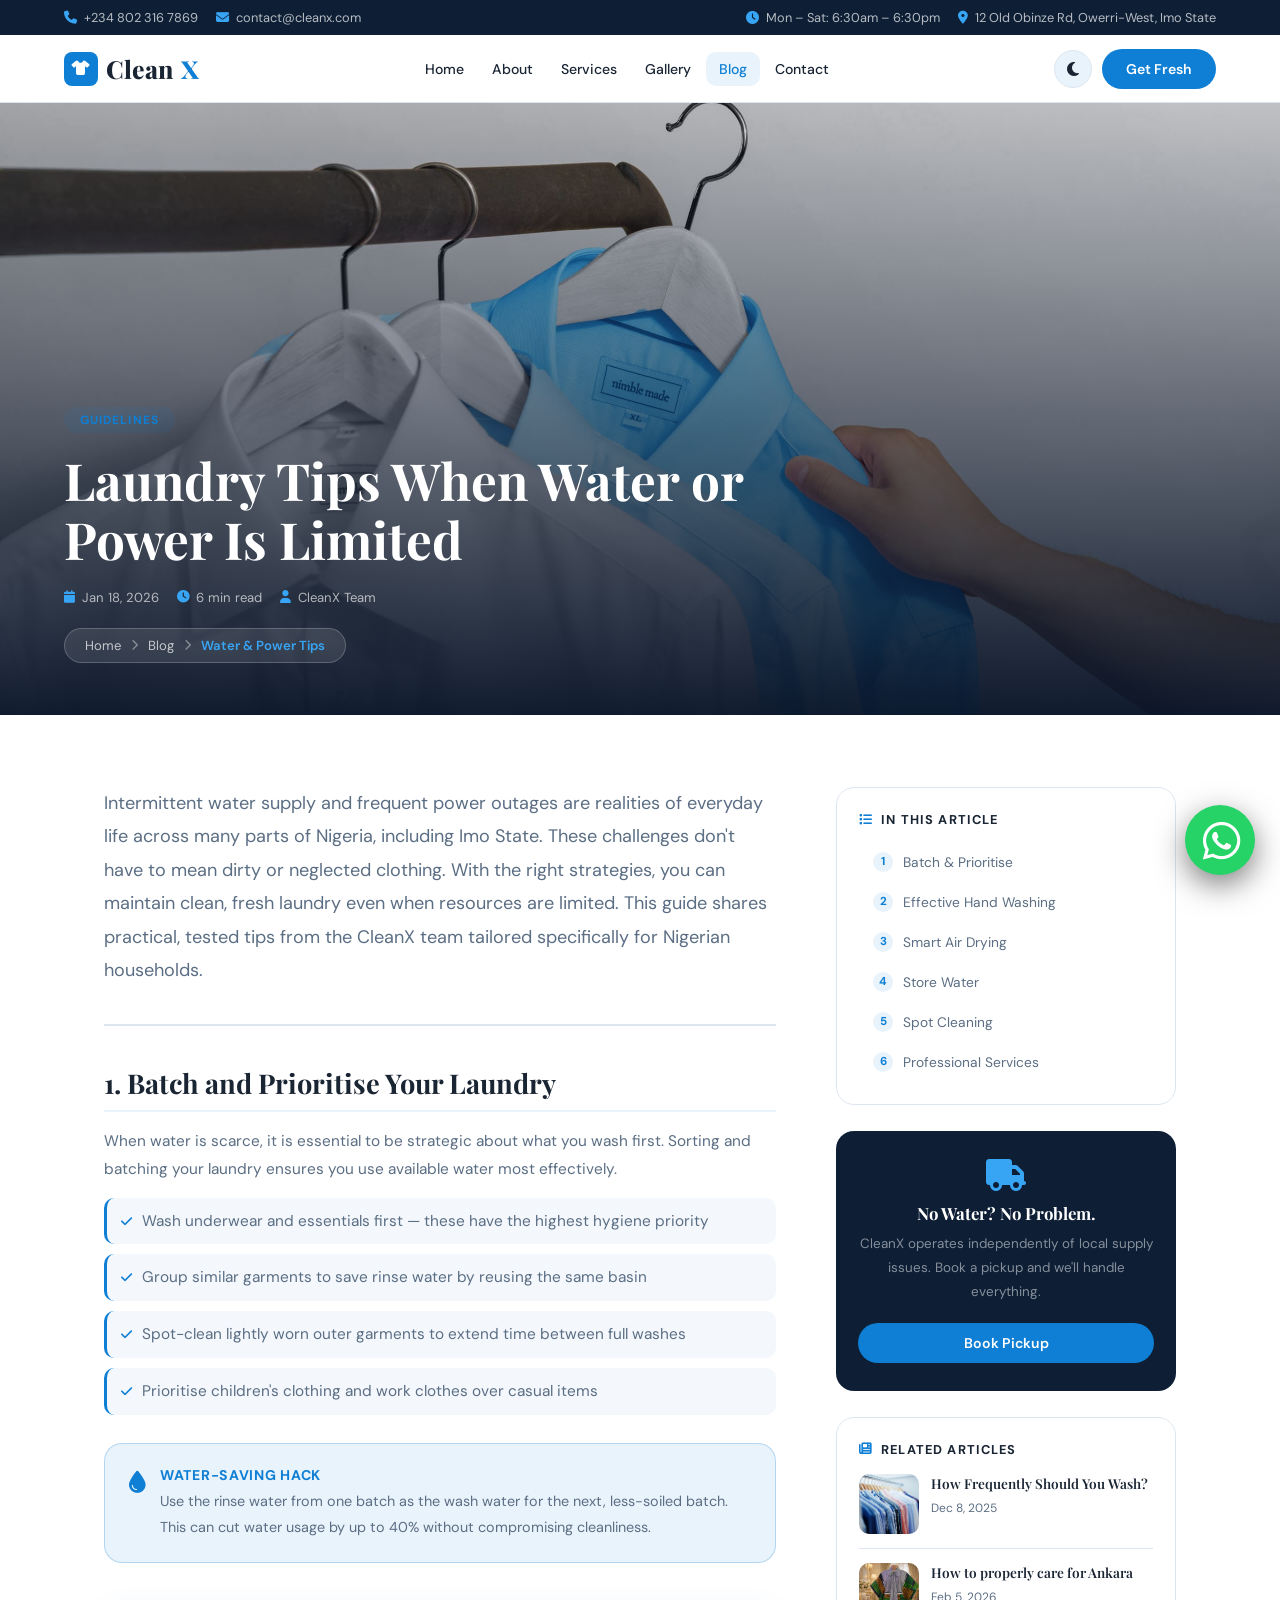
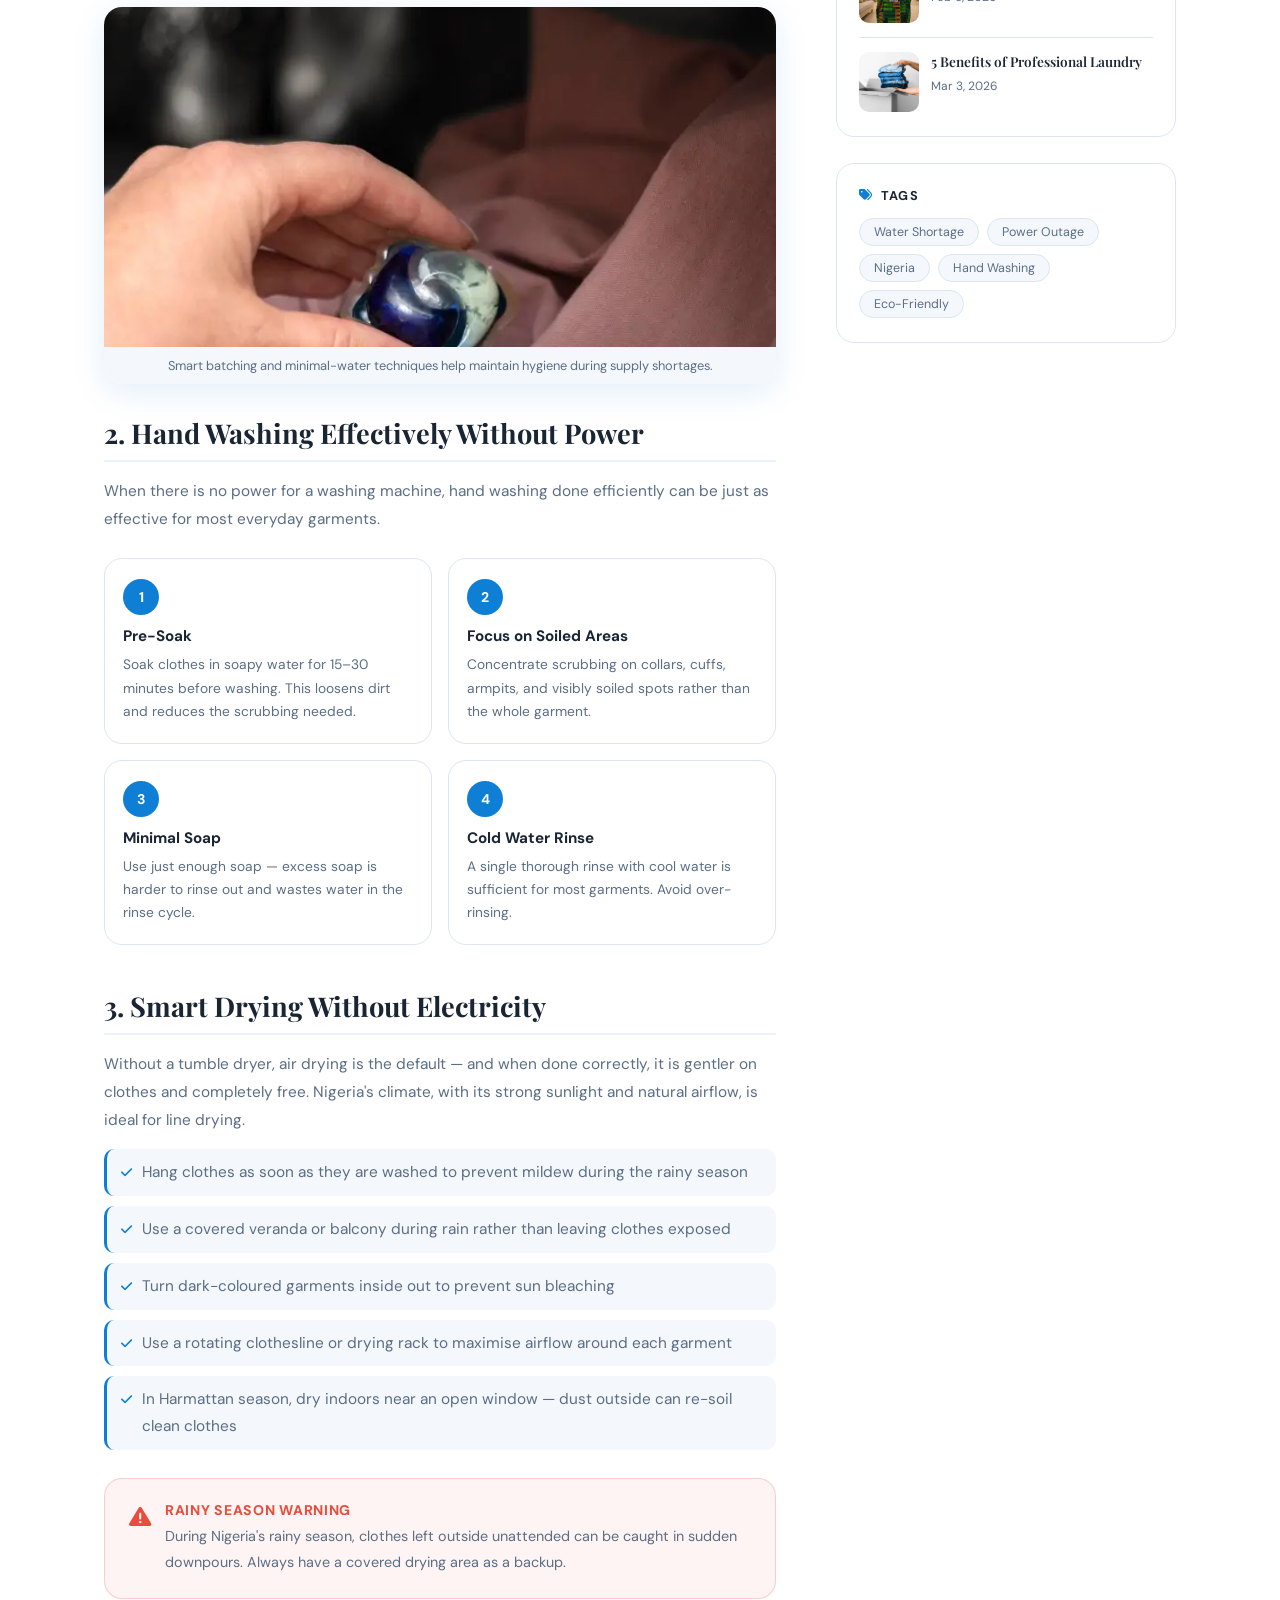
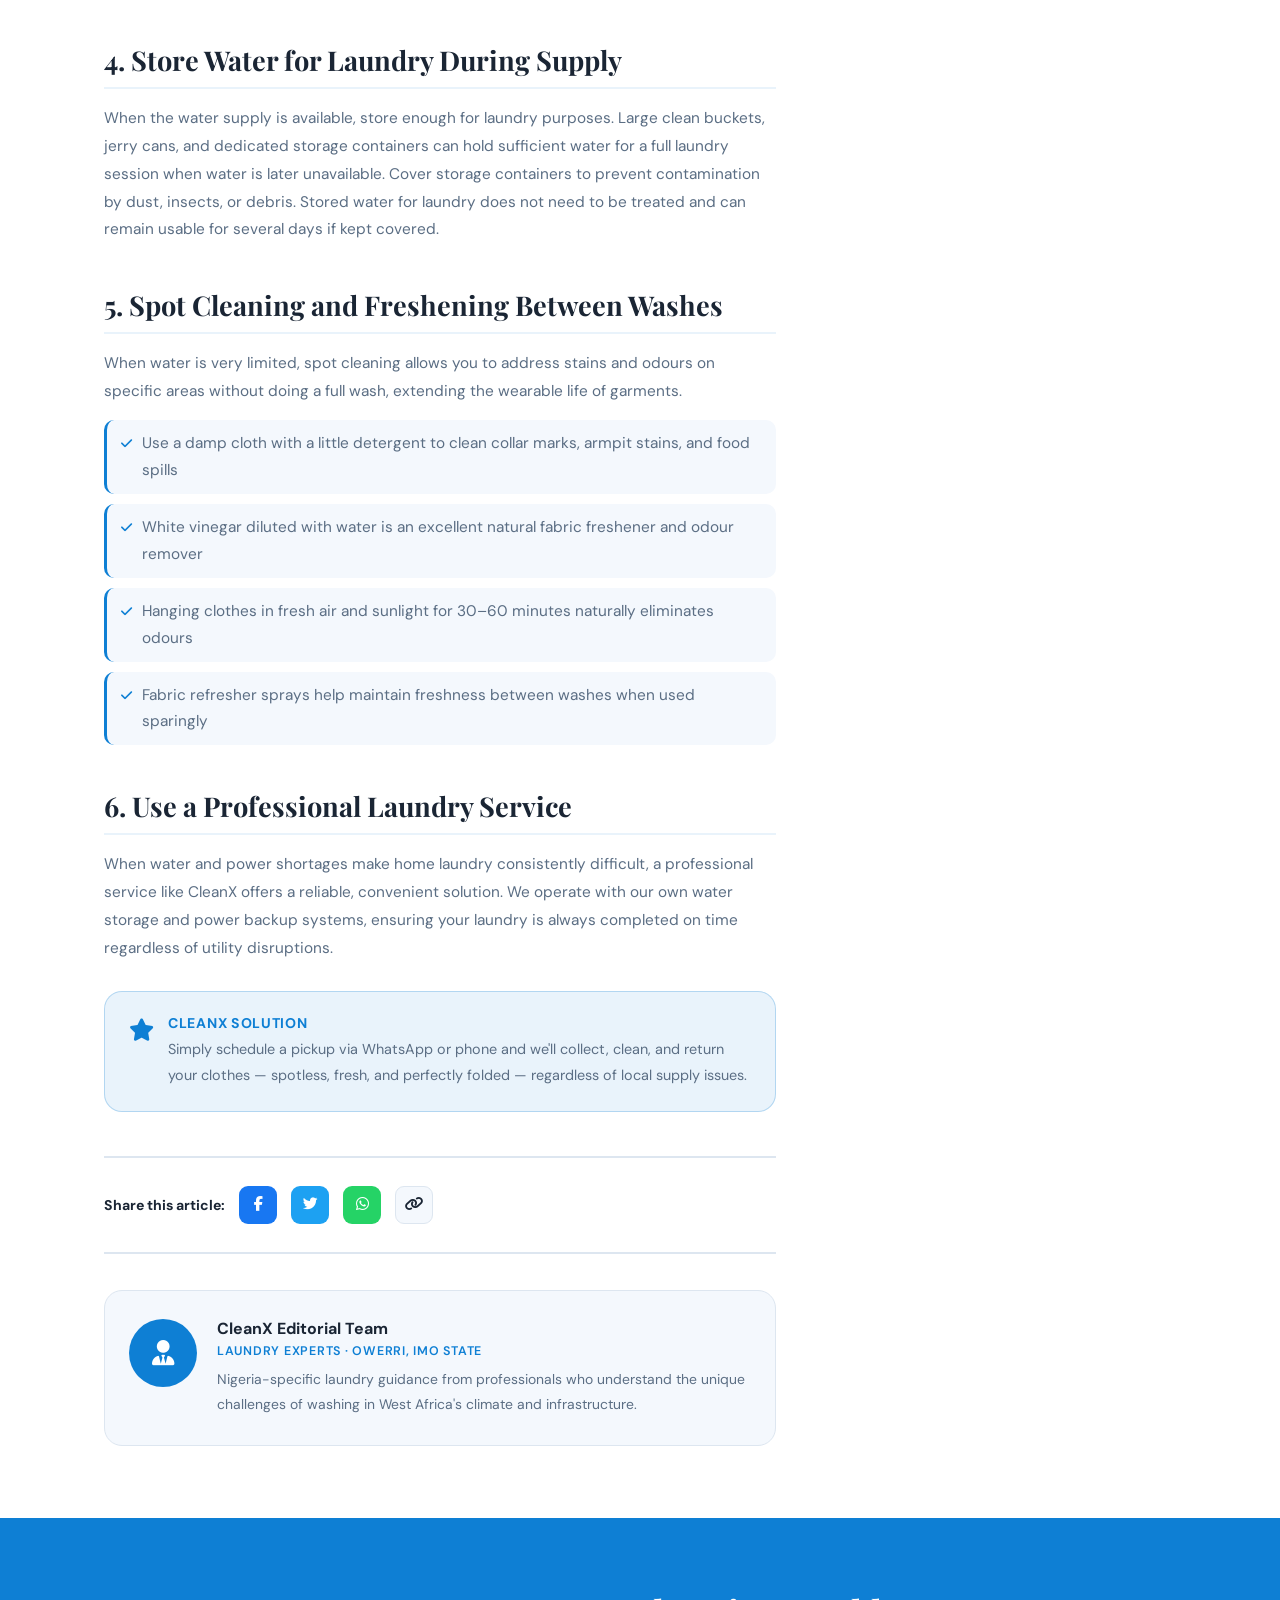
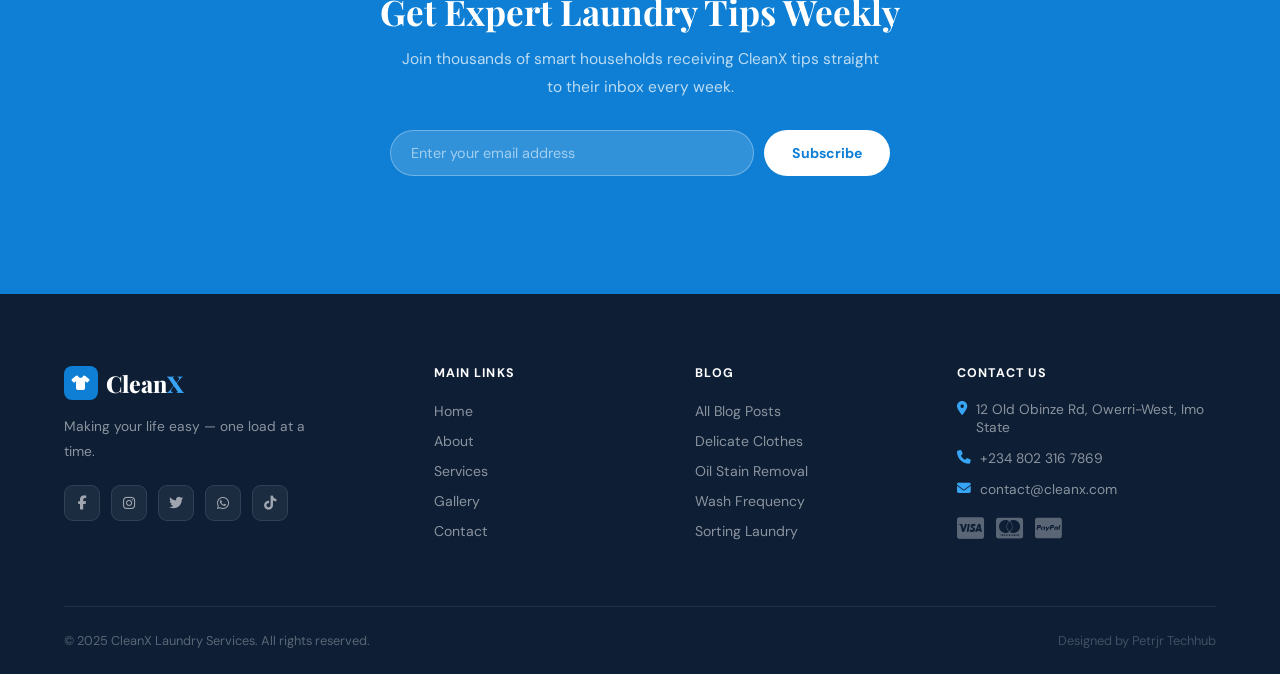
<file: clx-blogs/blog4.html>
<!doctype html>
<html lang="en" data-theme="light">
  <head>
    <meta charset="UTF-8" />
    <meta name="viewport" content="width=device-width, initial-scale=1.0" />
    <title>Laundry Tips When Water or Power Is Limited | CleanX Blog</title>
    <link rel="preconnect" href="https://fonts.googleapis.com" />
    <link rel="preconnect" href="https://fonts.gstatic.com" crossorigin />
    <link
      href="https://fonts.googleapis.com/css2?family=Playfair+Display:wght@700;800;900&family=DM+Sans:ital,wght@0,300;0,400;0,500;0,600;1,400&display=swap"
      rel="stylesheet"
    />
    <link rel="stylesheet" href="../fontawesome-free-6.4.0-web/css/all.min.css">
    <link rel="stylesheet" href="../aos-master/aos-master/dist/aos.css">
    <link
      rel="stylesheet"
      href="https://cdnjs.cloudflare.com/ajax/libs/font-awesome/6.4.0/css/all.min.css"
    />
    <link rel="stylesheet" href="../css/blogs.css" />
    <link
      rel="shortcut icon"
      href="../img/icons/dry_cleaning_24dp_E3E3E3_FILL0_wght400_GRAD0_opsz24.png"
      type="image/x-icon"
    />
  </head>
  <body>
    <!-- <div class="reading-progress" id="readingProgress"></div>
    <div id="preloader">
      <div class="preloader-inner">
        <div class="preloader-logo">Clean<span>X</span></div>
        <div class="preloader-tag">Clean Clothes &middot; Less Stress</div>
        <div class="preloader-bar"><div class="preloader-fill"></div></div>
      </div>
    </div> -->
    <div class="topbar">
      <div class="topbar-group">
        <div class="topbar-item">
          <i class="fa fa-phone"></i><span>+234 802 316 7869</span>
        </div>
        <div class="topbar-item">
          <i class="fa fa-envelope"></i><span>contact@cleanx.com</span>
        </div>
      </div>
      <div class="topbar-group topbar-right">
        <div class="topbar-item">
          <i class="fa fa-clock"></i
          ><span>Mon &ndash; Sat: 6:30am &ndash; 6:30pm</span>
        </div>
        <div class="topbar-item">
          <i class="fa fa-location-dot"></i
          ><span>12 Old Obinze Rd, Owerri-West, Imo State</span>
        </div>
      </div>
    </div>
     <nav class="navbar" id="mainNav">
      <a href="../index.html" class="nav-logo"
        ><div class="nav-logo-icon"><i class="fa fa-shirt"></i></div>
        Clean<span>X</span></a
      >
      <div class="nav-links">
        <a href="../index.html">Home</a><a href="../clx-about.html">About</a
        ><a href="../clx-services.html">Services</a><a href="../clx-gallery.html">Gallery</a
        ><a href="../clx-blog.html" class="active">Blog</a
        ><a href="../clx-contact.html">Contact</a>
      </div>
      <div class="nav-actions">
        <button class="theme-toggle" id="themeToggle">
          <i class="fa fa-moon" id="themeIcon"></i></button
        ><a href="../clx-contact.html" class="btn-primary nav-cta-btn">Get Fresh</a
        ><button class="nav-toggle" id="navToggle">
          <span></span><span></span><span></span>
        </button>
      </div>
    </nav>
    <div class="nav-mobile" id="navMobile">
      <a href="../index.html">Home</a><a href="../clx-about.html">About</a
      ><a href="../clx-services.html">Services</a><a href="../clx-gallery.html">Gallery</a
      ><a href="../clx-blog.html" class="active">Blog</a
      ><a href="../clx-contact.html">Contact</a
      ><a href="../clx-contact.html" class="btn-primary mobile-cta">Get Fresh</a>
    </div>
    <!--&quot;  -->
    <section class="post-hero">
      <div
        class="post-hero-bg"
        style="
          background-image: url('../img/651d6b28e5dfff8f293f3f44_6-useful-tips-thumbnail-image-laundry-x-webflow-template.jpg');
        "
      ></div>
      <div class="post-hero-content">
        <span class="section-label">Guidelines</span>
        <h1>Laundry Tips When Water or Power Is Limited</h1>
        <div class="post-hero-meta">
          <span><i class="fa fa-calendar"></i> Jan 18, 2026</span
          ><span><i class="fa fa-clock"></i> 6 min read</span
          ><span><i class="fa fa-user"></i> CleanX Team</span>
        </div>
        <div class="hero-breadcrumb">
          <a href="clx-index.html">Home</a><i class="fa fa-chevron-right"></i
          ><a href="clx-blog.html">Blog</a><i class="fa fa-chevron-right"></i
          ><span>Water &amp; Power Tips</span>
        </div>
      </div>
    </section>

    <div class="article-wrap">
      <article class="article-body">
        <p class="article-intro">
          Intermittent water supply and frequent power outages are realities of
          everyday life across many parts of Nigeria, including Imo State. These
          challenges don't have to mean dirty or neglected clothing. With the
          right strategies, you can maintain clean, fresh laundry even when
          resources are limited. This guide shares practical, tested tips from
          the CleanX team tailored specifically for Nigerian households.
        </p>

        <div class="article-section" id="batch">
          <h2>1. Batch and Prioritise Your Laundry</h2>
          <p>
            When water is scarce, it is essential to be strategic about what you
            wash first. Sorting and batching your laundry ensures you use
            available water most effectively.
          </p>
          <ul>
            <li>
              Wash underwear and essentials first — these have the highest
              hygiene priority
            </li>
            <li>
              Group similar garments to save rinse water by reusing the same
              basin
            </li>
            <li>
              Spot-clean lightly worn outer garments to extend time between full
              washes
            </li>
            <li>
              Prioritise children's clothing and work clothes over casual items
            </li>
          </ul>
          <div class="tip-box">
            <div class="tip-box-icon"><i class="fa fa-droplet"></i></div>
            <div class="tip-box-text">
              <strong>Water-Saving Hack</strong>
              <p>
                Use the rinse water from one batch as the wash water for the
                next, less-soiled batch. This can cut water usage by up to 40%
                without compromising cleanliness.
              </p>
            </div>
          </div>
        </div>

        <figure class="article-img">
          <img
            src="../img/6672f1ee172534a52b2716d2_Blog Img 2.webp"
            alt="Water-saving laundry"
            loading="lazy"
          />
          <figcaption>
            Smart batching and minimal-water techniques help maintain hygiene
            during supply shortages.
          </figcaption>
        </figure>

        <div class="article-section" id="handwash">
          <h2>2. Hand Washing Effectively Without Power</h2>
          <p>
            When there is no power for a washing machine, hand washing done
            efficiently can be just as effective for most everyday garments.
          </p>
          <div class="step-cards">
            <div class="step-card">
              <div class="step-card-num">1</div>
              <h4>Pre-Soak</h4>
              <p>
                Soak clothes in soapy water for 15–30 minutes before washing.
                This loosens dirt and reduces the scrubbing needed.
              </p>
            </div>
            <div class="step-card">
              <div class="step-card-num">2</div>
              <h4>Focus on Soiled Areas</h4>
              <p>
                Concentrate scrubbing on collars, cuffs, armpits, and visibly
                soiled spots rather than the whole garment.
              </p>
            </div>
            <div class="step-card">
              <div class="step-card-num">3</div>
              <h4>Minimal Soap</h4>
              <p>
                Use just enough soap — excess soap is harder to rinse out and
                wastes water in the rinse cycle.
              </p>
            </div>
            <div class="step-card">
              <div class="step-card-num">4</div>
              <h4>Cold Water Rinse</h4>
              <p>
                A single thorough rinse with cool water is sufficient for most
                garments. Avoid over-rinsing.
              </p>
            </div>
          </div>
        </div>

        <div class="article-section" id="drying">
          <h2>3. Smart Drying Without Electricity</h2>
          <p>
            Without a tumble dryer, air drying is the default — and when done
            correctly, it is gentler on clothes and completely free. Nigeria's
            climate, with its strong sunlight and natural airflow, is ideal for
            line drying.
          </p>
          <ul>
            <li>
              Hang clothes as soon as they are washed to prevent mildew during
              the rainy season
            </li>
            <li>
              Use a covered veranda or balcony during rain rather than leaving
              clothes exposed
            </li>
            <li>
              Turn dark-coloured garments inside out to prevent sun bleaching
            </li>
            <li>
              Use a rotating clothesline or drying rack to maximise airflow
              around each garment
            </li>
            <li>
              In Harmattan season, dry indoors near an open window — dust
              outside can re-soil clean clothes
            </li>
          </ul>
          <div class="warn-box">
            <div class="warn-box-icon">
              <i class="fa fa-triangle-exclamation"></i>
            </div>
            <div class="warn-box-text">
              <strong>Rainy Season Warning</strong>
              <p>
                During Nigeria's rainy season, clothes left outside unattended
                can be caught in sudden downpours. Always have a covered drying
                area as a backup.
              </p>
            </div>
          </div>
        </div>

        <div class="article-section" id="storage">
          <h2>4. Store Water for Laundry During Supply</h2>
          <p>
            When the water supply is available, store enough for laundry
            purposes. Large clean buckets, jerry cans, and dedicated storage
            containers can hold sufficient water for a full laundry session when
            water is later unavailable. Cover storage containers to prevent
            contamination by dust, insects, or debris. Stored water for laundry
            does not need to be treated and can remain usable for several days
            if kept covered.
          </p>
        </div>

        <div class="article-section" id="spotclean">
          <h2>5. Spot Cleaning and Freshening Between Washes</h2>
          <p>
            When water is very limited, spot cleaning allows you to address
            stains and odours on specific areas without doing a full wash,
            extending the wearable life of garments.
          </p>
          <ul>
            <li>
              Use a damp cloth with a little detergent to clean collar marks,
              armpit stains, and food spills
            </li>
            <li>
              White vinegar diluted with water is an excellent natural fabric
              freshener and odour remover
            </li>
            <li>
              Hanging clothes in fresh air and sunlight for 30–60 minutes
              naturally eliminates odours
            </li>
            <li>
              Fabric refresher sprays help maintain freshness between washes
              when used sparingly
            </li>
          </ul>
        </div>

        <div class="article-section" id="professional">
          <h2>6. Use a Professional Laundry Service</h2>
          <p>
            When water and power shortages make home laundry consistently
            difficult, a professional service like CleanX offers a reliable,
            convenient solution. We operate with our own water storage and power
            backup systems, ensuring your laundry is always completed on time
            regardless of utility disruptions.
          </p>
          <div class="tip-box">
            <div class="tip-box-icon"><i class="fa fa-star"></i></div>
            <div class="tip-box-text">
              <strong>CleanX Solution</strong>
              <p>
                Simply schedule a pickup via WhatsApp or phone and we'll
                collect, clean, and return your clothes — spotless, fresh, and
                perfectly folded — regardless of local supply issues.
              </p>
            </div>
          </div>
        </div>

        <div class="share-bar">
          <span>Share this article:</span
          ><a href="#" class="sh-fb"><i class="fab fa-facebook-f"></i></a
          ><a href="#" class="sh-tw"><i class="fab fa-twitter"></i></a
          ><a href="#" class="sh-wa"><i class="fab fa-whatsapp"></i></a
          ><a
            href="#"
            class="sh-copy"
            id="copyLinkBtn"
            onclick="
              copyLink();
              return false;
            "
            ><i class="fa fa-link"></i
          ></a>
        </div>
        <div class="author-box">
          <div class="author-avatar"><i class="fa fa-user-tie"></i></div>
          <div class="author-info">
            <h4>CleanX Editorial Team</h4>
            <span>Laundry Experts &middot; Owerri, Imo State</span>
            <p>
              Nigeria-specific laundry guidance from professionals who
              understand the unique challenges of washing in West Africa's
              climate and infrastructure.
            </p>
          </div>
        </div>
      </article>

      <aside class="article-sidebar">
        <div class="sidebar-toc">
          <h4><i class="fa fa-list"></i> In This Article</h4>
          <div class="toc-list">
            <a href="#batch"
              ><span class="toc-num">1</span> Batch &amp; Prioritise</a
            ><a href="#handwash"
              ><span class="toc-num">2</span> Effective Hand Washing</a
            ><a href="#drying"
              ><span class="toc-num">3</span> Smart Air Drying</a
            ><a href="#storage"><span class="toc-num">4</span> Store Water</a
            ><a href="#spotclean"
              ><span class="toc-num">5</span> Spot Cleaning</a
            ><a href="#professional"
              ><span class="toc-num">6</span> Professional Services</a
            >
          </div>
        </div>
        <div class="sidebar-cta">
          <i class="fa fa-truck"></i>
          <h4>No Water? No Problem.</h4>
          <p>
            CleanX operates independently of local supply issues. Book a pickup
            and we'll handle everything.
          </p>
          <a href="../clx-contact.html" class="btn-primary">Book Pickup</a>
        </div>
        <div class="sidebar-related">
          <h4><i class="fa fa-newspaper"></i> Related Articles</h4>
          <div class="related-list">
            <div class="related-item">
              <img
                src="../img/6614f35f5597d19627d2caac_6026.jpg"
                alt="Wash frequency"
              />
              <div class="related-item-text">
                <a href="../clx-blogs/blog3.html">How Frequently Should You Wash?</a
                ><span>Dec 8, 2025</span>
              </div>
            </div>
            <div class="related-item">
              <img
                src="../img/bubu8.jpg"
                alt="Sorting"
              />
              <div class="related-item-text">
                <a href="../clx-blogs/blog6.html">How to properly care for Ankara </a
                ><span>Feb 5, 2026</span>
              </div>
            </div>
            <div class="related-item">
              <img
                src="../img/651b2295149230ad9d5ced41_clothes-ready-delivery-laundry-x-webflow-template.jpg"
                alt="Professional"
              />
              <div class="related-item-text">
                <a href="../clx-blogs/blog7.html">5 Benefits of Professional Laundry</a
                ><span>Mar 3, 2026</span>
              </div>
            </div>
          </div>
        </div>
        <div class="sidebar-tags">
          <h4><i class="fa fa-tags"></i> Tags</h4>
          <div class="tags-wrap">
            <span class="tag-pill">Water Shortage</span
            ><span class="tag-pill">Power Outage</span
            ><span class="tag-pill">Nigeria</span
            ><span class="tag-pill">Hand Washing</span
            ><span class="tag-pill">Eco-Friendly</span>
          </div>
        </div>
      </aside>
    </div>

    <section class="post-newsletter">
      <h2>Get Expert Laundry Tips Weekly</h2>
      <p>
        Join thousands of smart households receiving CleanX tips straight to
        their inbox every week.
      </p>
      <div class="post-newsletter-form">
        <input
          type="email"
          id="nlEmail"
          placeholder="Enter your email address"
        /><button class="btn-white" id="nlBtn">Subscribe</button>
      </div>
      <p class="post-nl-msg" id="nlMsg"></p>
    </section>

    <footer class="footer">
      <div class="footer-grid">
        <div class="footer-brand footer-col">
          <div class="footer-logo">
            <div class="nav-logo-icon"><i class="fa fa-shirt"></i></div>
            <span>Clean<span class="footer-logo-x">X</span></span>
          </div>
          <p>Making your life easy — one load at a time.</p>
          <div class="footer-socials">
            <a href="#"><i class="fab fa-facebook-f"></i></a
            ><a href="#"><i class="fab fa-instagram"></i></a
            ><a href="#"><i class="fab fa-twitter"></i></a
            ><a href="#"><i class="fab fa-whatsapp"></i></a
            ><a href="#"><i class="fab fa-tiktok"></i></a>
          </div>
        </div>
        <div class="footer-col">
          <h4>Main Links</h4>
          <ul>
            <li><a href="../index.html">Home</a></li>
            <li><a href="../clx-about.html">About</a></li>
            <li><a href="../clx-services.html">Services</a></li>
            <li><a href="../clx-gallery.html">Gallery</a></li>
            <li><a href="../clx-contact.html">Contact</a></li>
          </ul>
        </div>
        <div class="footer-col">
          <h4>Blog</h4>
          <ul>
            <li><a href="../clx-blog.html">All Blog Posts</a></li>
            <li><a href="../clx-blogs/blog1.html">Delicate Clothes</a></li>
            <li><a href="../clx-blogs/blog2.html">Oil Stain Removal</a></li>
            <li><a href="../clx-blogs/blog3.html">Wash Frequency</a></li>
            <li><a href="../clx-blogs/blog5.html">Sorting Laundry</a></li>
          </ul>
        </div>
        <div class="footer-col">
          <h4>Contact Us</h4>
          <div class="footer-contact-item">
            <i class="fa fa-map-marker-alt"></i
            ><span>12 Old Obinze Rd, Owerri-West, Imo State</span>
          </div>
          <div class="footer-contact-item">
            <i class="fa fa-phone"></i
            ><a href="tel:+2348023167869">+234 802 316 7869</a>
          </div>
          <div class="footer-contact-item">
            <i class="fa fa-envelope"></i
            ><a href="mailto:contact@cleanx.com">contact@cleanx.com</a>
          </div>
          <div class="footer-payments">
            <i class="fab fa-cc-visa"></i><i class="fab fa-cc-mastercard"></i
            ><i class="fab fa-cc-paypal"></i>
          </div>
        </div>
      </div>
      <div class="footer-bottom">
        <p>&copy; 2025 CleanX Laundry Services. All rights reserved.</p>
        <span>Designed by Petrjr Techhub</span>
      </div>
    </footer>
    <!-- SCROLL TO TOP -->
    <div class="progress-top" id="progress-top">
      <div class="progress-ring" id="progress-ring">
        <div class="progress-ring-inner" id="progress-ring-inner">
          <i class="fas fa-arrow-up"></i>
        </div>
      </div>
    </div>

    <!-- Chatbot toggle button -->
    <div class="chat-toggle" onclick="toggleChat()">
      <i class="fab fa-whatsapp"></i>
    </div>
    <!-- Chatbox -->
    <div class="chat-box" id="chatBox">
      <div class="chat-header">
        <div>
          <strong>CleanX chat support</strong><br />
          <span class="status">Online • Secure • Encrypted</span>
        </div>
        <div class="close" onclick="toggleChat()">✖</div>
      </div>

      <div class="chat-body" id="chatBody">
        <div class="message bot">
          Welcome to CleanX Laundry Service ✨<br />How can we serve you today?
        </div>
      </div>

      <div class="chat-footer">
        <input
          type="text"
          id="userInput"
          placeholder="Type your message..."
          onkeypress="if (event.key === 'Enter') sendMessage();"
        />
        <button onclick="sendMessage()">Send</button>
      </div>
    </div>

    <script src="../js/blogs.js"></script>
    <script src="../aos-master/aos-master/dist/aos.js"></script>
<script src="../bootstrap-5.3.8-dist/js/bootstrap.bundle.js"></script>
<script>
  AOS.init({
    duration: 800,
    easing: 'ease-in-out',
    once: true,
    offset: 80
  });
</script>
  </body>
</html>
</file>
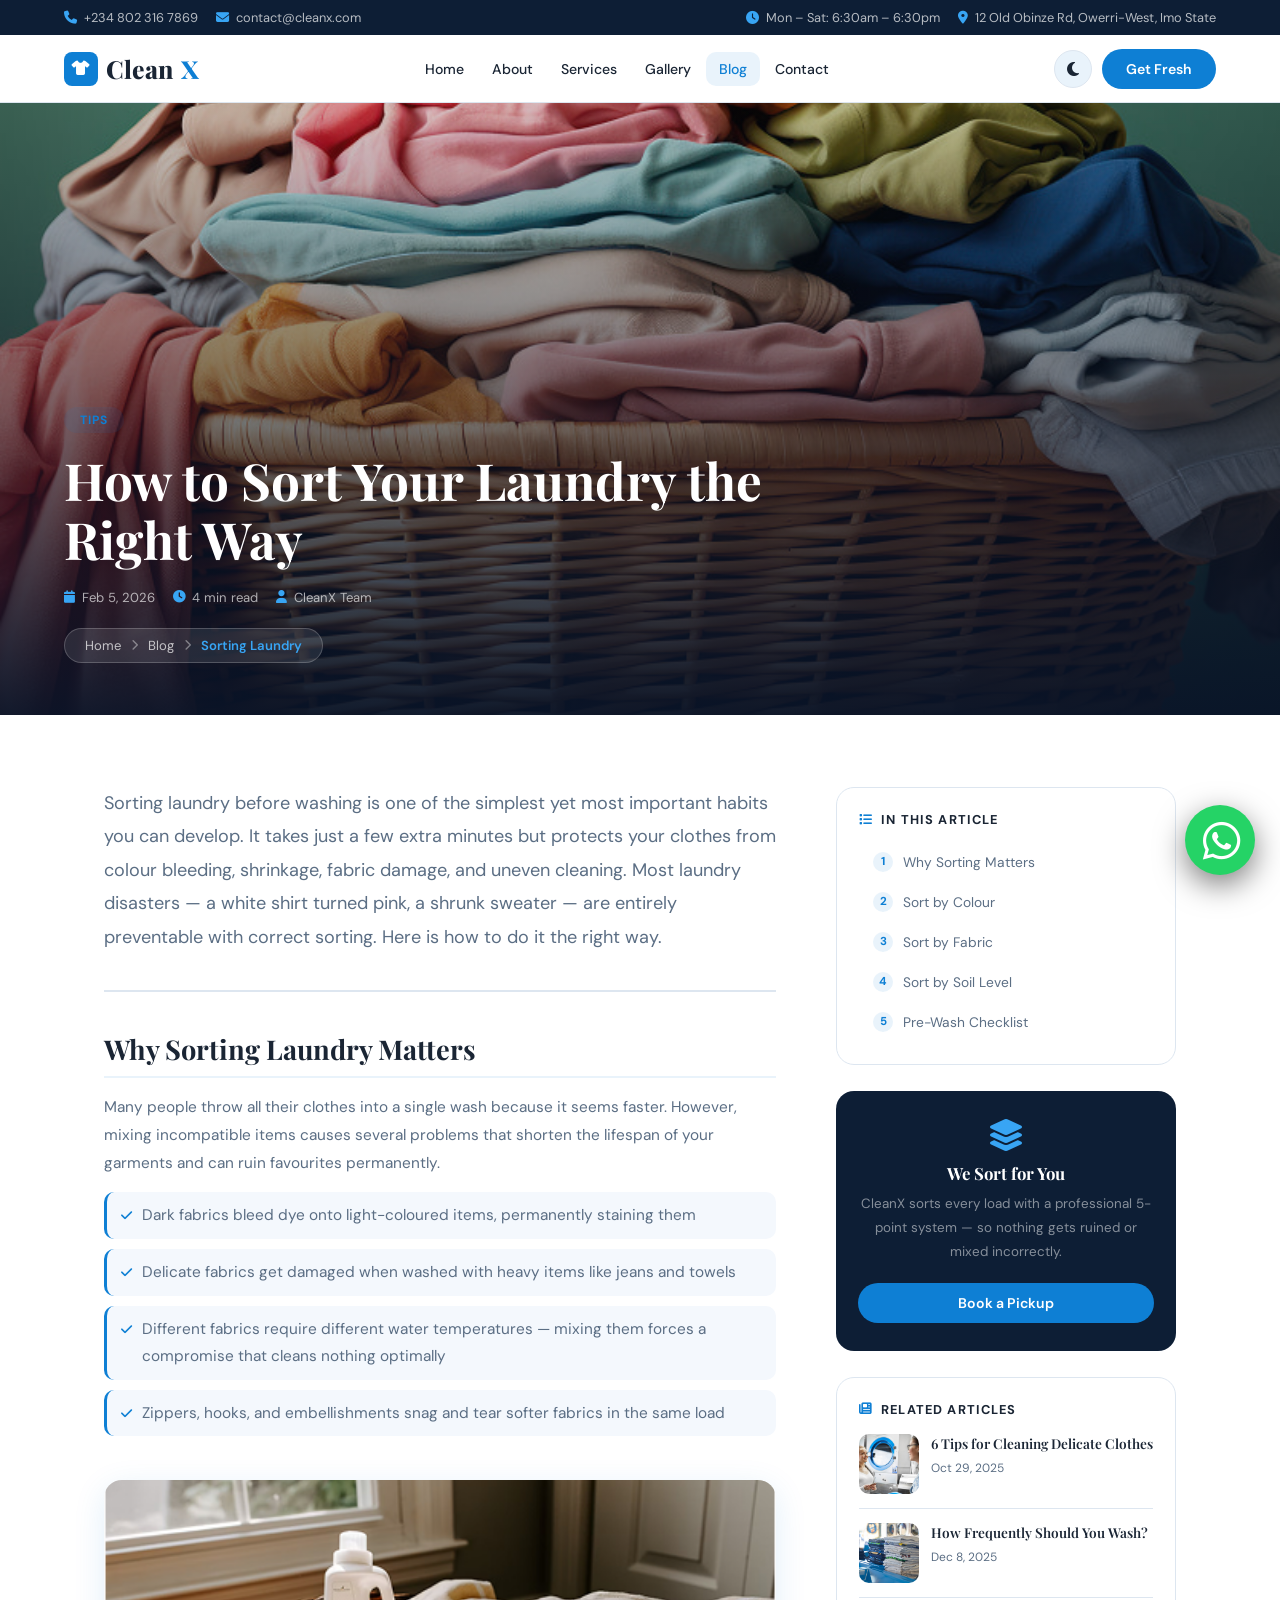
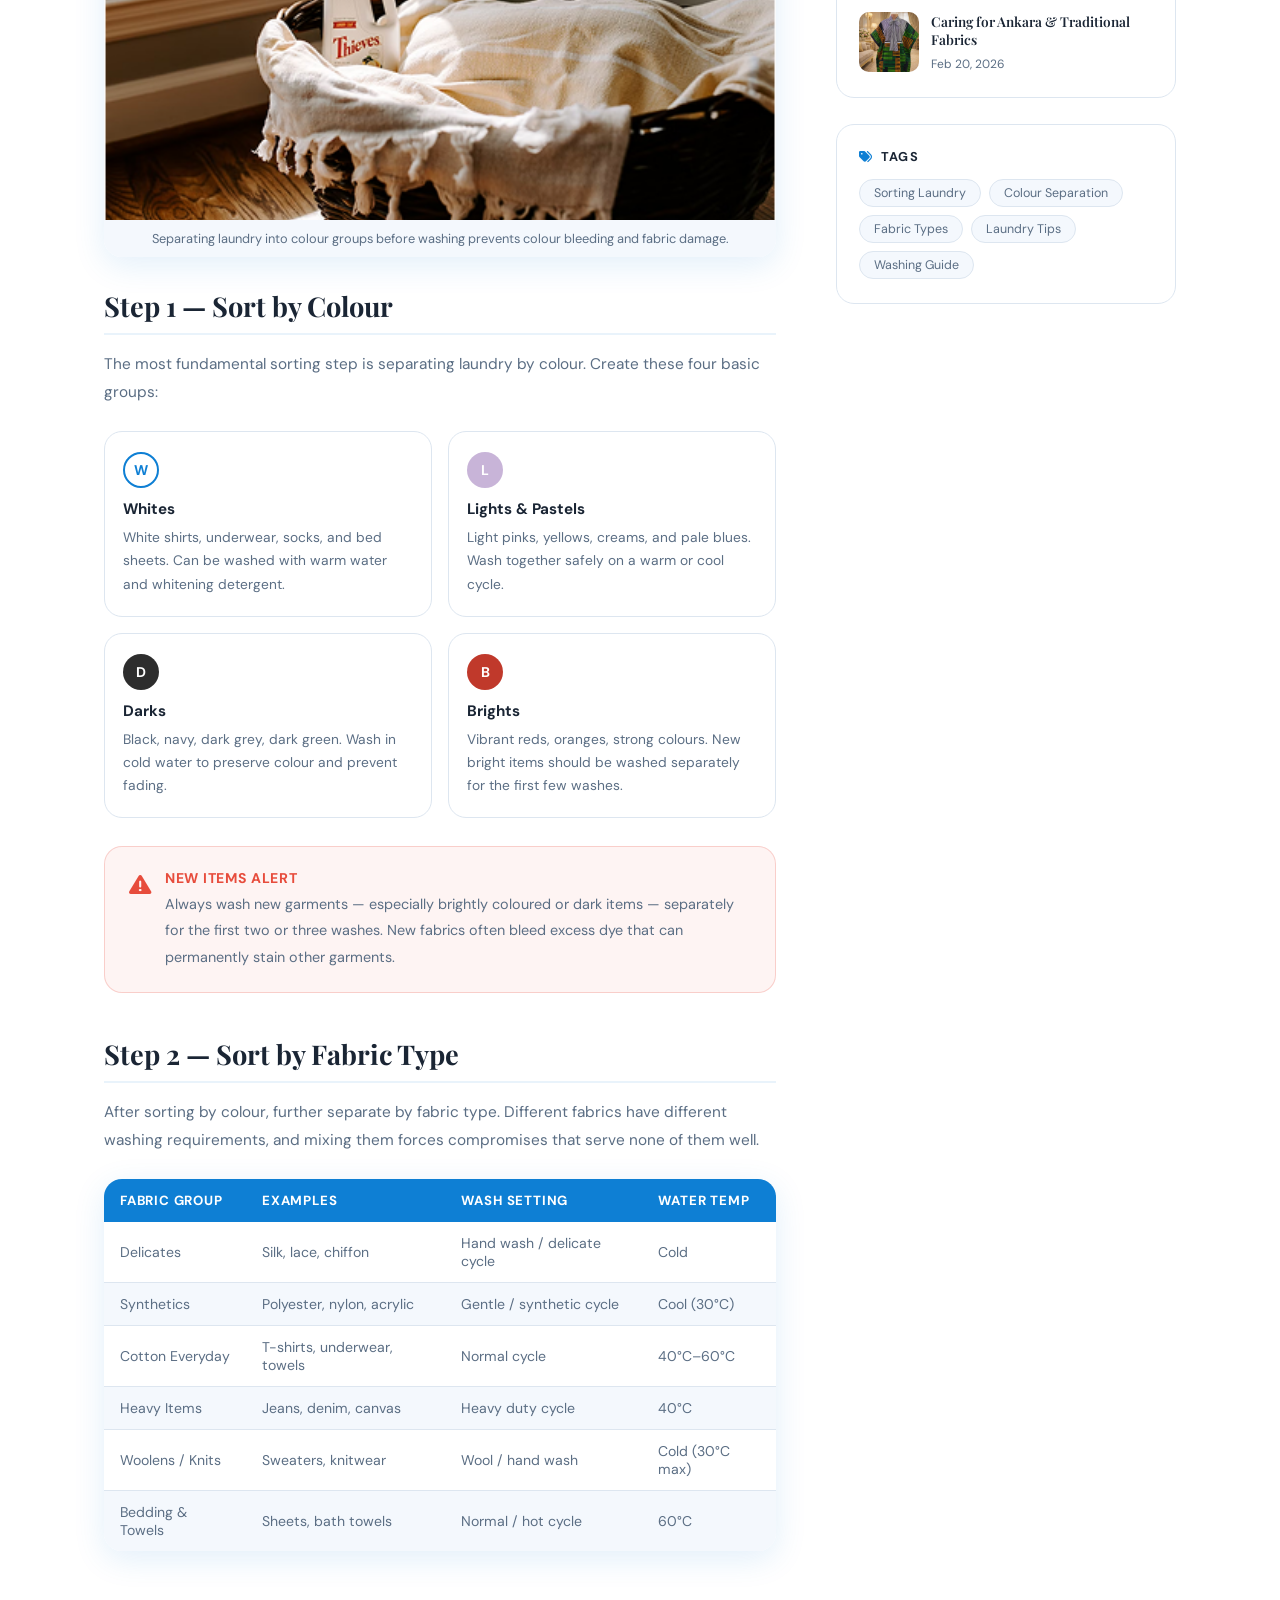
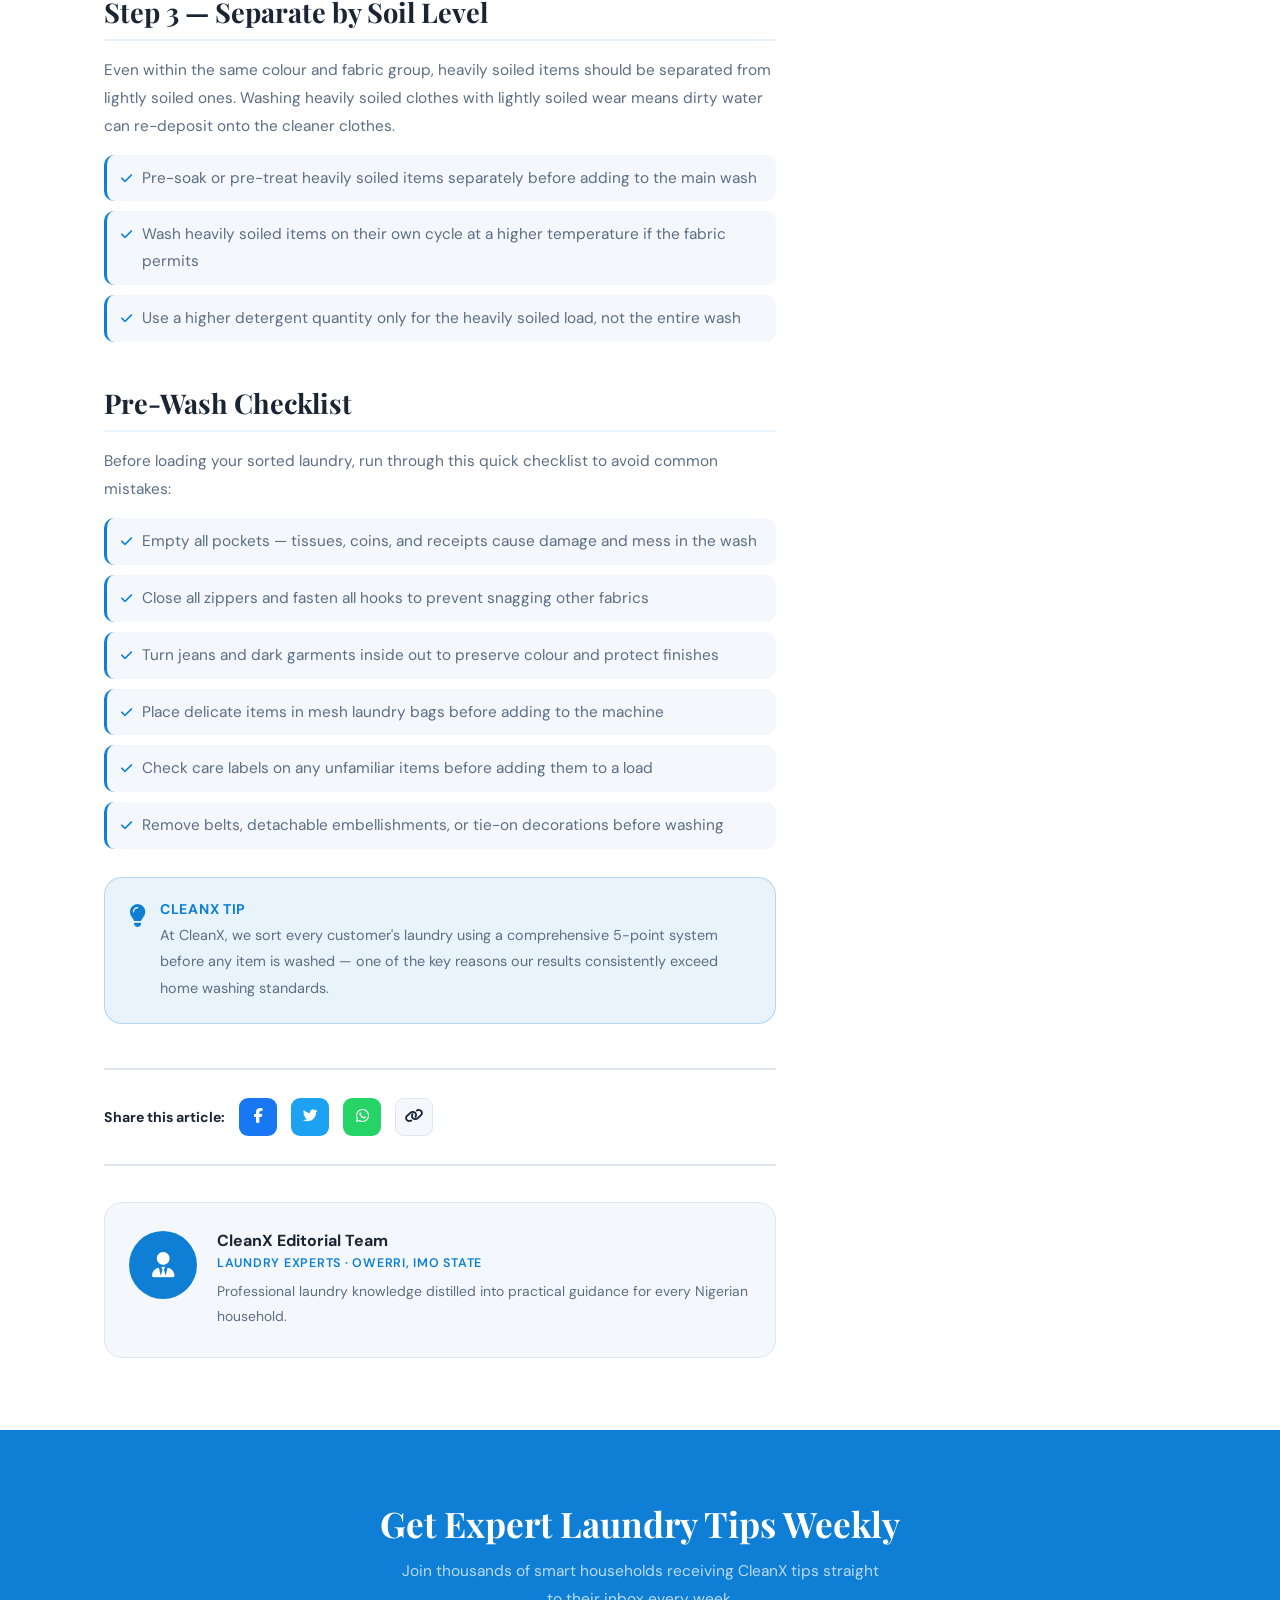
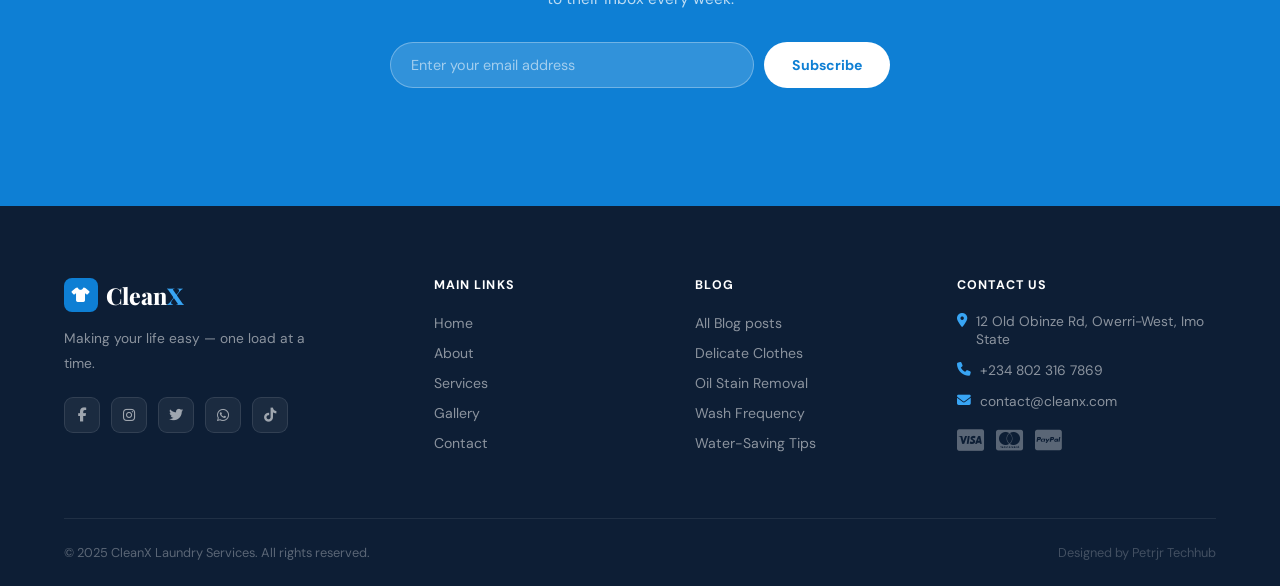
<file: clx-blogs/blog5.html>
<!doctype html>
<html lang="en" data-theme="light">
  <head>
    <meta charset="UTF-8" />
    <meta name="viewport" content="width=device-width, initial-scale=1.0" />
    <title>How to Sort Your Laundry the Right Way | CleanX Blog</title>
    <link rel="preconnect" href="https://fonts.googleapis.com" />
    <link rel="preconnect" href="https://fonts.gstatic.com" crossorigin />
    <link
      href="https://fonts.googleapis.com/css2?family=Playfair+Display:wght@700;800;900&family=DM+Sans:ital,wght@0,300;0,400;0,500;0,600;1,400&display=swap"
      rel="stylesheet"
    />
    <link rel="stylesheet" href="../fontawesome-free-6.4.0-web/css/all.min.css">
    <link rel="stylesheet" href="../aos-master/aos-master/dist/aos.css">
    <link
      rel="stylesheet"
      href="https://cdnjs.cloudflare.com/ajax/libs/font-awesome/6.4.0/css/all.min.css"
    />
    <link rel="stylesheet" href="../css/blogs.css" />
    <link
      rel="shortcut icon"
      href="../img/icons/dry_cleaning_24dp_E3E3E3_FILL0_wght400_GRAD0_opsz24.png"
      type="image/x-icon"
    />
  </head>
  <body>
    <!-- <div class="reading-progress" id="readingProgress"></div>
    <div id="preloader">
      <div class="preloader-inner">
        <div class="preloader-logo">Clean<span>X</span></div>
        <div class="preloader-tag">Clean Clothes &middot; Less Stress</div>
        <div class="preloader-bar"><div class="preloader-fill"></div></div>
      </div>
    </div> -->
    <div class="topbar">
      <div class="topbar-group">
        <div class="topbar-item">
          <i class="fa fa-phone"></i><span>+234 802 316 7869</span>
        </div>
        <div class="topbar-item">
          <i class="fa fa-envelope"></i><span>contact@cleanx.com</span>
        </div>
      </div>
      <div class="topbar-group topbar-right">
        <div class="topbar-item">
          <i class="fa fa-clock"></i
          ><span>Mon &ndash; Sat: 6:30am &ndash; 6:30pm</span>
        </div>
        <div class="topbar-item">
          <i class="fa fa-location-dot"></i
          ><span>12 Old Obinze Rd, Owerri-West, Imo State</span>
        </div>
      </div>
    </div>
    <nav class="navbar" id="mainNav">
      <a href="../index.html" class="nav-logo"
        ><div class="nav-logo-icon"><i class="fa fa-shirt"></i></div>
        Clean<span>X</span></a
      >
      <div class="nav-links">
        <a href="../index.html">Home</a><a href="../clx-about.html">About</a
        ><a href="../clx-services.html">Services</a><a href="../clx-gallery.html">Gallery</a
        ><a href="../clx-blog.html" class="active">Blog</a
        ><a href="../clx-contact.html">Contact</a>
      </div>
      <div class="nav-actions">
        <button class="theme-toggle" id="themeToggle">
          <i class="fa fa-moon" id="themeIcon"></i></button
        ><a href="../clx-contact.html" class="btn-primary nav-cta-btn">Get Fresh</a
        ><button class="nav-toggle" id="navToggle">
          <span></span><span></span><span></span>
        </button>
      </div>
    </nav>
    <div class="nav-mobile" id="navMobile">
      <a href="../index.html">Home</a><a href="../clx-about.html">About</a
      ><a href="../clx-services.html">Services</a><a href="../clx-gallery.html">Gallery</a
      ><a href="../clx-blog.html" class="active">Blog</a
      ><a href="../clx-contact.html">Contact</a
      ><a href="../clx-contact.html" class="btn-primary mobile-cta">Get Fresh</a>
    </div>

    <section class="post-hero">
      <div
        class="post-hero-bg"
        style="
          background-image: url('../img/67a4a0882d6bd67946f9a271_blog\ image\ 5.jpg');
        "
      ></div>
      <div class="post-hero-content">
        <span class="section-label">Tips</span>
        <h1>How to Sort Your Laundry the Right Way</h1>
        <div class="post-hero-meta">
          <span><i class="fa fa-calendar"></i> Feb 5, 2026</span
          ><span><i class="fa fa-clock"></i> 4 min read</span
          ><span><i class="fa fa-user"></i> CleanX Team</span>
        </div>
        <div class="hero-breadcrumb">
          <a href="clx-index.html">Home</a><i class="fa fa-chevron-right"></i
          ><a href="clx-blog.html">Blog</a><i class="fa fa-chevron-right"></i
          ><span>Sorting Laundry</span>
        </div>
      </div>
    </section>

    <div class="article-wrap">
      <article class="article-body">
        <p class="article-intro">
          Sorting laundry before washing is one of the simplest yet most
          important habits you can develop. It takes just a few extra minutes
          but protects your clothes from colour bleeding, shrinkage, fabric
          damage, and uneven cleaning. Most laundry disasters — a white shirt
          turned pink, a shrunk sweater — are entirely preventable with correct
          sorting. Here is how to do it the right way.
        </p>

        <div class="article-section" id="why">
          <h2>Why Sorting Laundry Matters</h2>
          <p>
            Many people throw all their clothes into a single wash because it
            seems faster. However, mixing incompatible items causes several
            problems that shorten the lifespan of your garments and can ruin
            favourites permanently.
          </p>
          <ul>
            <li>
              Dark fabrics bleed dye onto light-coloured items, permanently
              staining them
            </li>
            <li>
              Delicate fabrics get damaged when washed with heavy items like
              jeans and towels
            </li>
            <li>
              Different fabrics require different water temperatures — mixing
              them forces a compromise that cleans nothing optimally
            </li>
            <li>
              Zippers, hooks, and embellishments snag and tear softer fabrics in
              the same load
            </li>
          </ul>
        </div>

        <figure class="article-img">
          <img
            src="../img/67a2f658030eb4f44aba2882_service image 5.png"
            alt="Sorting laundry into piles"
            loading="lazy"
          />
          <figcaption>
            Separating laundry into colour groups before washing prevents colour
            bleeding and fabric damage.
          </figcaption>
        </figure>

        <div class="article-section" id="colour">
          <h2>Step 1 — Sort by Colour</h2>
          <p>
            The most fundamental sorting step is separating laundry by colour.
            Create these four basic groups:
          </p>
          <div class="step-cards">
            <div class="step-card">
              <div
                class="step-card-num"
                style="
                  background: #fff;
                  color: #0e7fd4;
                  border: 2px solid #0e7fd4;
                "
              >
                W
              </div>
              <h4>Whites</h4>
              <p>
                White shirts, underwear, socks, and bed sheets. Can be washed
                with warm water and whitening detergent.
              </p>
            </div>
            <div class="step-card">
              <div class="step-card-num" style="background: #c8b4d8">L</div>
              <h4>Lights &amp; Pastels</h4>
              <p>
                Light pinks, yellows, creams, and pale blues. Wash together
                safely on a warm or cool cycle.
              </p>
            </div>
            <div class="step-card">
              <div class="step-card-num" style="background: #2d2d2d">D</div>
              <h4>Darks</h4>
              <p>
                Black, navy, dark grey, dark green. Wash in cold water to
                preserve colour and prevent fading.
              </p>
            </div>
            <div class="step-card">
              <div class="step-card-num" style="background: #c0392b">B</div>
              <h4>Brights</h4>
              <p>
                Vibrant reds, oranges, strong colours. New bright items should
                be washed separately for the first few washes.
              </p>
            </div>
          </div>
          <div class="warn-box">
            <div class="warn-box-icon">
              <i class="fa fa-triangle-exclamation"></i>
            </div>
            <div class="warn-box-text">
              <strong>New Items Alert</strong>
              <p>
                Always wash new garments — especially brightly coloured or dark
                items — separately for the first two or three washes. New
                fabrics often bleed excess dye that can permanently stain other
                garments.
              </p>
            </div>
          </div>
        </div>

        <div class="article-section" id="fabric">
          <h2>Step 2 — Sort by Fabric Type</h2>
          <p>
            After sorting by colour, further separate by fabric type. Different
            fabrics have different washing requirements, and mixing them forces
            compromises that serve none of them well.
          </p>
          <table class="fabric-table">
            <thead>
              <tr>
                <th>Fabric Group</th>
                <th>Examples</th>
                <th>Wash Setting</th>
                <th>Water Temp</th>
              </tr>
            </thead>
            <tbody>
              <tr>
                <td>Delicates</td>
                <td>Silk, lace, chiffon</td>
                <td>Hand wash / delicate cycle</td>
                <td>Cold</td>
              </tr>
              <tr>
                <td>Synthetics</td>
                <td>Polyester, nylon, acrylic</td>
                <td>Gentle / synthetic cycle</td>
                <td>Cool (30°C)</td>
              </tr>
              <tr>
                <td>Cotton Everyday</td>
                <td>T-shirts, underwear, towels</td>
                <td>Normal cycle</td>
                <td>40°C–60°C</td>
              </tr>
              <tr>
                <td>Heavy Items</td>
                <td>Jeans, denim, canvas</td>
                <td>Heavy duty cycle</td>
                <td>40°C</td>
              </tr>
              <tr>
                <td>Woolens / Knits</td>
                <td>Sweaters, knitwear</td>
                <td>Wool / hand wash</td>
                <td>Cold (30°C max)</td>
              </tr>
              <tr>
                <td>Bedding &amp; Towels</td>
                <td>Sheets, bath towels</td>
                <td>Normal / hot cycle</td>
                <td>60°C</td>
              </tr>
            </tbody>
          </table>
        </div>

        <div class="article-section" id="soil">
          <h2>Step 3 — Separate by Soil Level</h2>
          <p>
            Even within the same colour and fabric group, heavily soiled items
            should be separated from lightly soiled ones. Washing heavily soiled
            clothes with lightly soiled wear means dirty water can re-deposit
            onto the cleaner clothes.
          </p>
          <ul>
            <li>
              Pre-soak or pre-treat heavily soiled items separately before
              adding to the main wash
            </li>
            <li>
              Wash heavily soiled items on their own cycle at a higher
              temperature if the fabric permits
            </li>
            <li>
              Use a higher detergent quantity only for the heavily soiled load,
              not the entire wash
            </li>
          </ul>
        </div>

        <div class="article-section" id="checklist">
          <h2>Pre-Wash Checklist</h2>
          <p>
            Before loading your sorted laundry, run through this quick checklist
            to avoid common mistakes:
          </p>
          <ul>
            <li>
              Empty all pockets — tissues, coins, and receipts cause damage and
              mess in the wash
            </li>
            <li>
              Close all zippers and fasten all hooks to prevent snagging other
              fabrics
            </li>
            <li>
              Turn jeans and dark garments inside out to preserve colour and
              protect finishes
            </li>
            <li>
              Place delicate items in mesh laundry bags before adding to the
              machine
            </li>
            <li>
              Check care labels on any unfamiliar items before adding them to a
              load
            </li>
            <li>
              Remove belts, detachable embellishments, or tie-on decorations
              before washing
            </li>
          </ul>
          <div class="tip-box">
            <div class="tip-box-icon"><i class="fa fa-lightbulb"></i></div>
            <div class="tip-box-text">
              <strong>CleanX Tip</strong>
              <p>
                At CleanX, we sort every customer's laundry using a
                comprehensive 5-point system before any item is washed — one of
                the key reasons our results consistently exceed home washing
                standards.
              </p>
            </div>
          </div>
        </div>

        <div class="share-bar">
          <span>Share this article:</span
          ><a href="#" class="sh-fb"><i class="fab fa-facebook-f"></i></a
          ><a href="#" class="sh-tw"><i class="fab fa-twitter"></i></a
          ><a href="#" class="sh-wa"><i class="fab fa-whatsapp"></i></a
          ><a
            href="#"
            class="sh-copy"
            id="copyLinkBtn"
            onclick="
              copyLink();
              return false;
            "
            ><i class="fa fa-link"></i
          ></a>
        </div>
        <div class="author-box">
          <div class="author-avatar"><i class="fa fa-user-tie"></i></div>
          <div class="author-info">
            <h4>CleanX Editorial Team</h4>
            <span>Laundry Experts &middot; Owerri, Imo State</span>
            <p>
              Professional laundry knowledge distilled into practical guidance
              for every Nigerian household.
            </p>
          </div>
        </div>
      </article>

      <aside class="article-sidebar">
        <div class="sidebar-toc">
          <h4><i class="fa fa-list"></i> In This Article</h4>
          <div class="toc-list">
            <a href="#why"><span class="toc-num">1</span> Why Sorting Matters</a
            ><a href="#colour"><span class="toc-num">2</span> Sort by Colour</a
            ><a href="#fabric"><span class="toc-num">3</span> Sort by Fabric</a
            ><a href="#soil"
              ><span class="toc-num">4</span> Sort by Soil Level</a
            ><a href="#checklist"
              ><span class="toc-num">5</span> Pre-Wash Checklist</a
            >
          </div>
        </div>
        <div class="sidebar-cta">
          <i class="fa fa-layer-group"></i>
          <h4>We Sort for You</h4>
          <p>
            CleanX sorts every load with a professional 5-point system — so
            nothing gets ruined or mixed incorrectly.
          </p>
          <a href="../clx-contact.html" class="btn-primary">Book a Pickup</a>
        </div>
        <div class="sidebar-related">
          <h4><i class="fa fa-newspaper"></i> Related Articles</h4>
          <div class="related-list">
            <div class="related-item">
              <img
                src="../img/651d6f7ab1457942e42f5732_two-people-talk-laundromat-hero-laundry-webflow-template.jpg"
                alt="Delicate"
              />
              <div class="related-item-text">
                <a href="../clx-blogs/blog1.html">6 Tips for Cleaning Delicate Clothes</a
                ><span>Oct 29, 2025</span>
              </div>
            </div>
            <div class="related-item">
              <img
                src="../img/662630d2d5c897d12be3baaf_dan-lefebvre-APUvZYCjPJ0-unsplash.jpg"
                alt="Frequency"
              />
              <div class="related-item-text">
                <a href="../clx-blogs/blog3.html">How Frequently Should You Wash?</a
                ><span>Dec 8, 2025</span>
              </div>
            </div>
            <div class="related-item">
              <img
                src="../img/bubu8.jpg"
                alt="Ankara"
              />
              <div class="related-item-text">
                <a href="../clx-blogs/blog6.html"
                  >Caring for Ankara &amp; Traditional Fabrics</a
                ><span>Feb 20, 2026</span>
              </div>
            </div>
          </div>
        </div>
        <div class="sidebar-tags">
          <h4><i class="fa fa-tags"></i> Tags</h4>
          <div class="tags-wrap">
            <span class="tag-pill">Sorting Laundry</span
            ><span class="tag-pill">Colour Separation</span
            ><span class="tag-pill">Fabric Types</span
            ><span class="tag-pill">Laundry Tips</span
            ><span class="tag-pill">Washing Guide</span>
          </div>
        </div>
      </aside>
    </div>

    <section class="post-newsletter">
      <h2>Get Expert Laundry Tips Weekly</h2>
      <p>
        Join thousands of smart households receiving CleanX tips straight to
        their inbox every week.
      </p>
      <div class="post-newsletter-form">
        <input
          type="email"
          id="nlEmail"
          placeholder="Enter your email address"
        /><button class="btn-white" id="nlBtn">Subscribe</button>
      </div>
      <p class="post-nl-msg" id="nlMsg"></p>
    </section>

    <footer class="footer">
      <div class="footer-grid">
        <div class="footer-brand footer-col">
          <div class="footer-logo">
            <div class="nav-logo-icon"><i class="fa fa-shirt"></i></div>
            <span>Clean<span class="footer-logo-x">X</span></span>
          </div>
          <p>Making your life easy — one load at a time.</p>
          <div class="footer-socials">
            <a href="#"><i class="fab fa-facebook-f"></i></a
            ><a href="#"><i class="fab fa-instagram"></i></a
            ><a href="#"><i class="fab fa-twitter"></i></a
            ><a href="#"><i class="fab fa-whatsapp"></i></a
            ><a href="#"><i class="fab fa-tiktok"></i></a>
          </div>
        </div>
        <div class="footer-col">
          <h4>Main Links</h4>
          <ul>
            <li><a href="../index.html">Home</a></li>
            <li><a href="../clx-about.html">About</a></li>
            <li><a href="../clx-services.html">Services</a></li>
            <li><a href="../clx-gallery.html">Gallery</a></li>
            <li><a href="../clx-contact.html">Contact</a></li>
          </ul>
        </div>
        <div class="footer-col">
          <h4>Blog</h4>
          <ul>
            <li><a href="../clx-blog.html">All Blog posts</a></li>
            <li><a href="../clx-blogs/blog1.html">Delicate Clothes</a></li>
            <li><a href="../clx-blogs/blog2.html">Oil Stain Removal</a></li>
            <li><a href="../clx-blogs/blog3.html">Wash Frequency</a></li>
            <li><a href="../clx-blogs/blog4.html">Water-Saving Tips</a></li>
          </ul>
        </div>
        <div class="footer-col">
          <h4>Contact Us</h4>
          <div class="footer-contact-item">
            <i class="fa fa-map-marker-alt"></i
            ><span>12 Old Obinze Rd, Owerri-West, Imo State</span>
          </div>
          <div class="footer-contact-item">
            <i class="fa fa-phone"></i
            ><a href="tel:+2348023167869">+234 802 316 7869</a>
          </div>
          <div class="footer-contact-item">
            <i class="fa fa-envelope"></i
            ><a href="mailto:contact@cleanx.com">contact@cleanx.com</a>
          </div>
          <div class="footer-payments">
            <i class="fab fa-cc-visa"></i><i class="fab fa-cc-mastercard"></i
            ><i class="fab fa-cc-paypal"></i>
          </div>
        </div>
      </div>
      <div class="footer-bottom">
        <p>&copy; 2025 CleanX Laundry Services. All rights reserved.</p>
        <span>Designed by Petrjr Techhub</span>
      </div>
    </footer>
    <!-- SCROLL TO TOP -->
    <div class="progress-top" id="progress-top">
      <div class="progress-ring" id="progress-ring">
        <div class="progress-ring-inner" id="progress-ring-inner">
          <i class="fas fa-arrow-up"></i>
        </div>
      </div>
    </div>

    <!-- Chatbot toggle button -->
    <div class="chat-toggle" onclick="toggleChat()">
      <i class="fab fa-whatsapp"></i>
    </div>
    <!-- Chatbox -->
    <div class="chat-box" id="chatBox">
      <div class="chat-header">
        <div>
          <strong>CleanX chat support</strong><br />
          <span class="status">Online • Secure • Encrypted</span>
        </div>
        <div class="close" onclick="toggleChat()">✖</div>
      </div>

      <div class="chat-body" id="chatBody">
        <div class="message bot">
          Welcome to CleanX Laundry Service ✨<br />How can we serve you today?
        </div>
      </div>

      <div class="chat-footer">
        <input
          type="text"
          id="userInput"
          placeholder="Type your message..."
          onkeypress="if (event.key === 'Enter') sendMessage();"
        />
        <button onclick="sendMessage()">Send</button>
      </div>
    </div>

    <script src="../js/blogs.js"></script>
    <script src="../aos-master/aos-master/dist/aos.js"></script>
<script src="../bootstrap-5.3.8-dist/js/bootstrap.bundle.js"></script>
<script>
  AOS.init({
    duration: 800,
    easing: 'ease-in-out',
    once: true,
    offset: 80
  });
</script>
  </body>
</html>
</file>
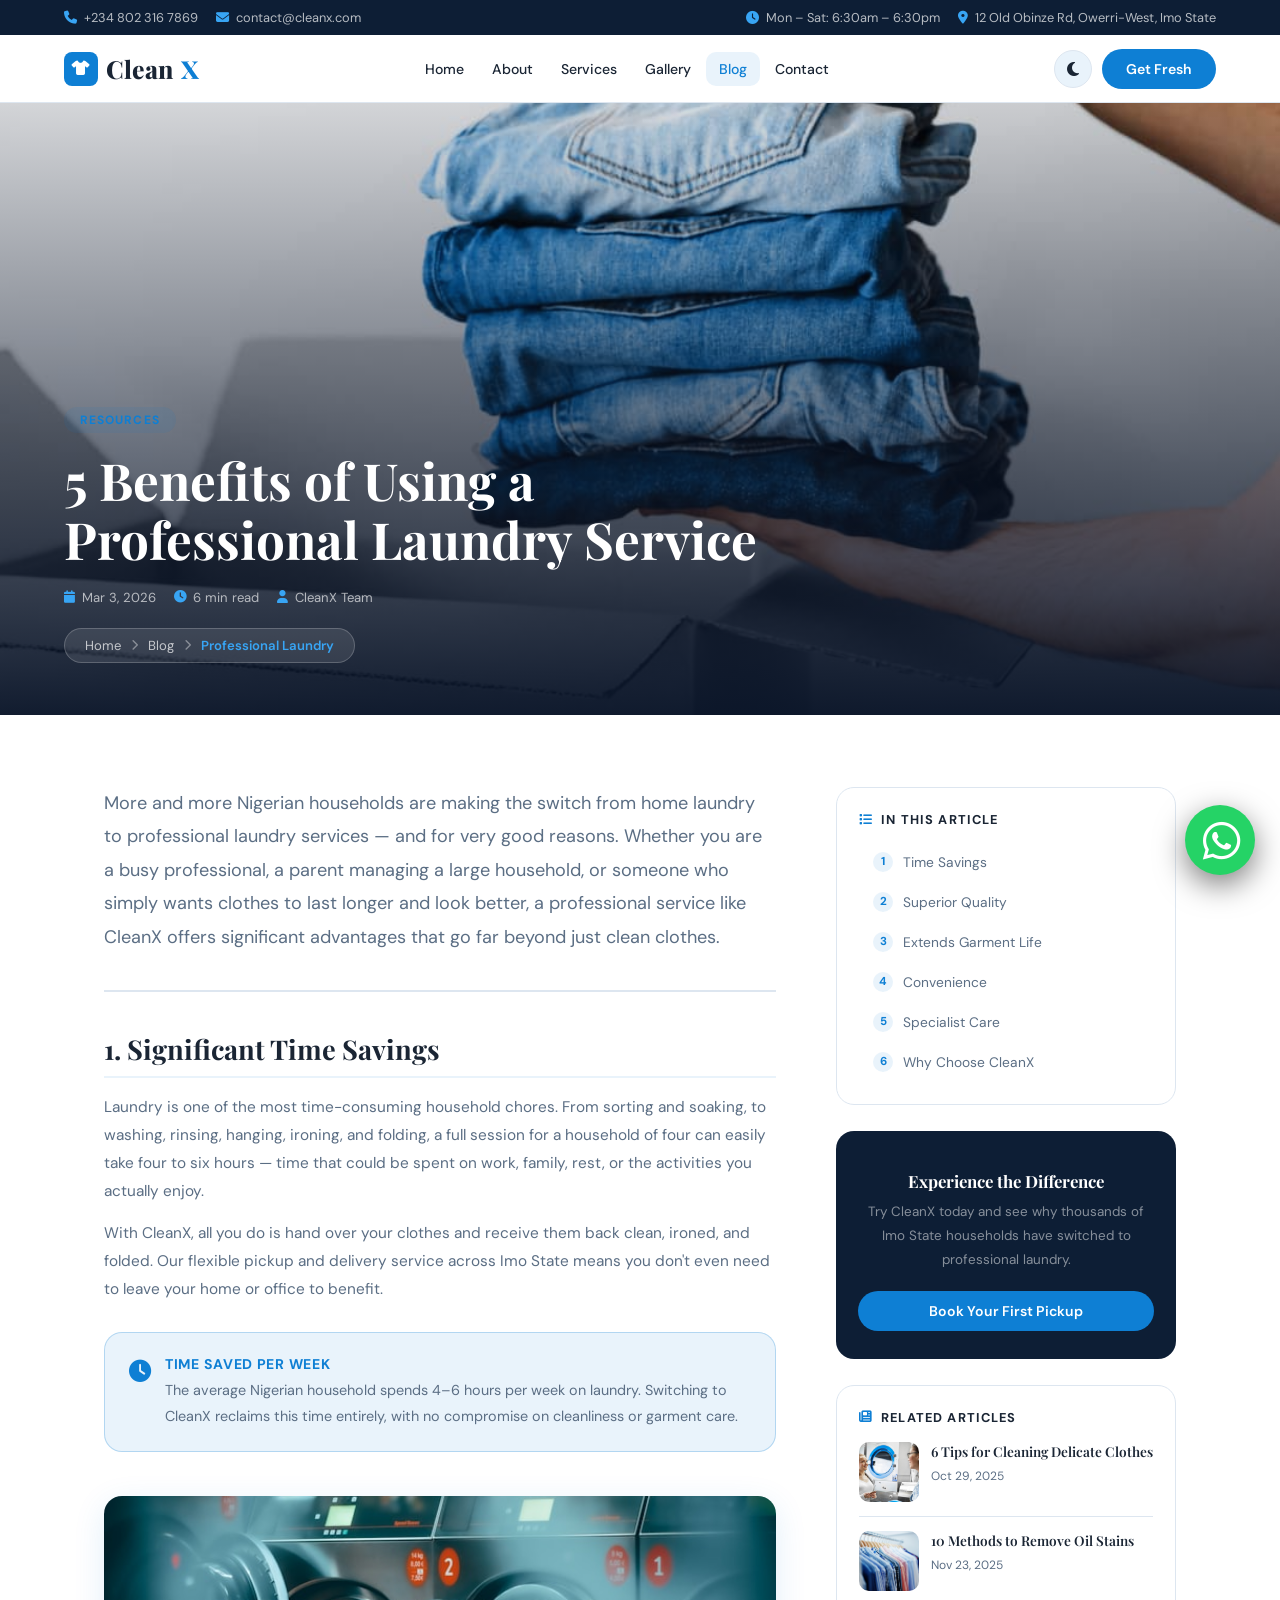
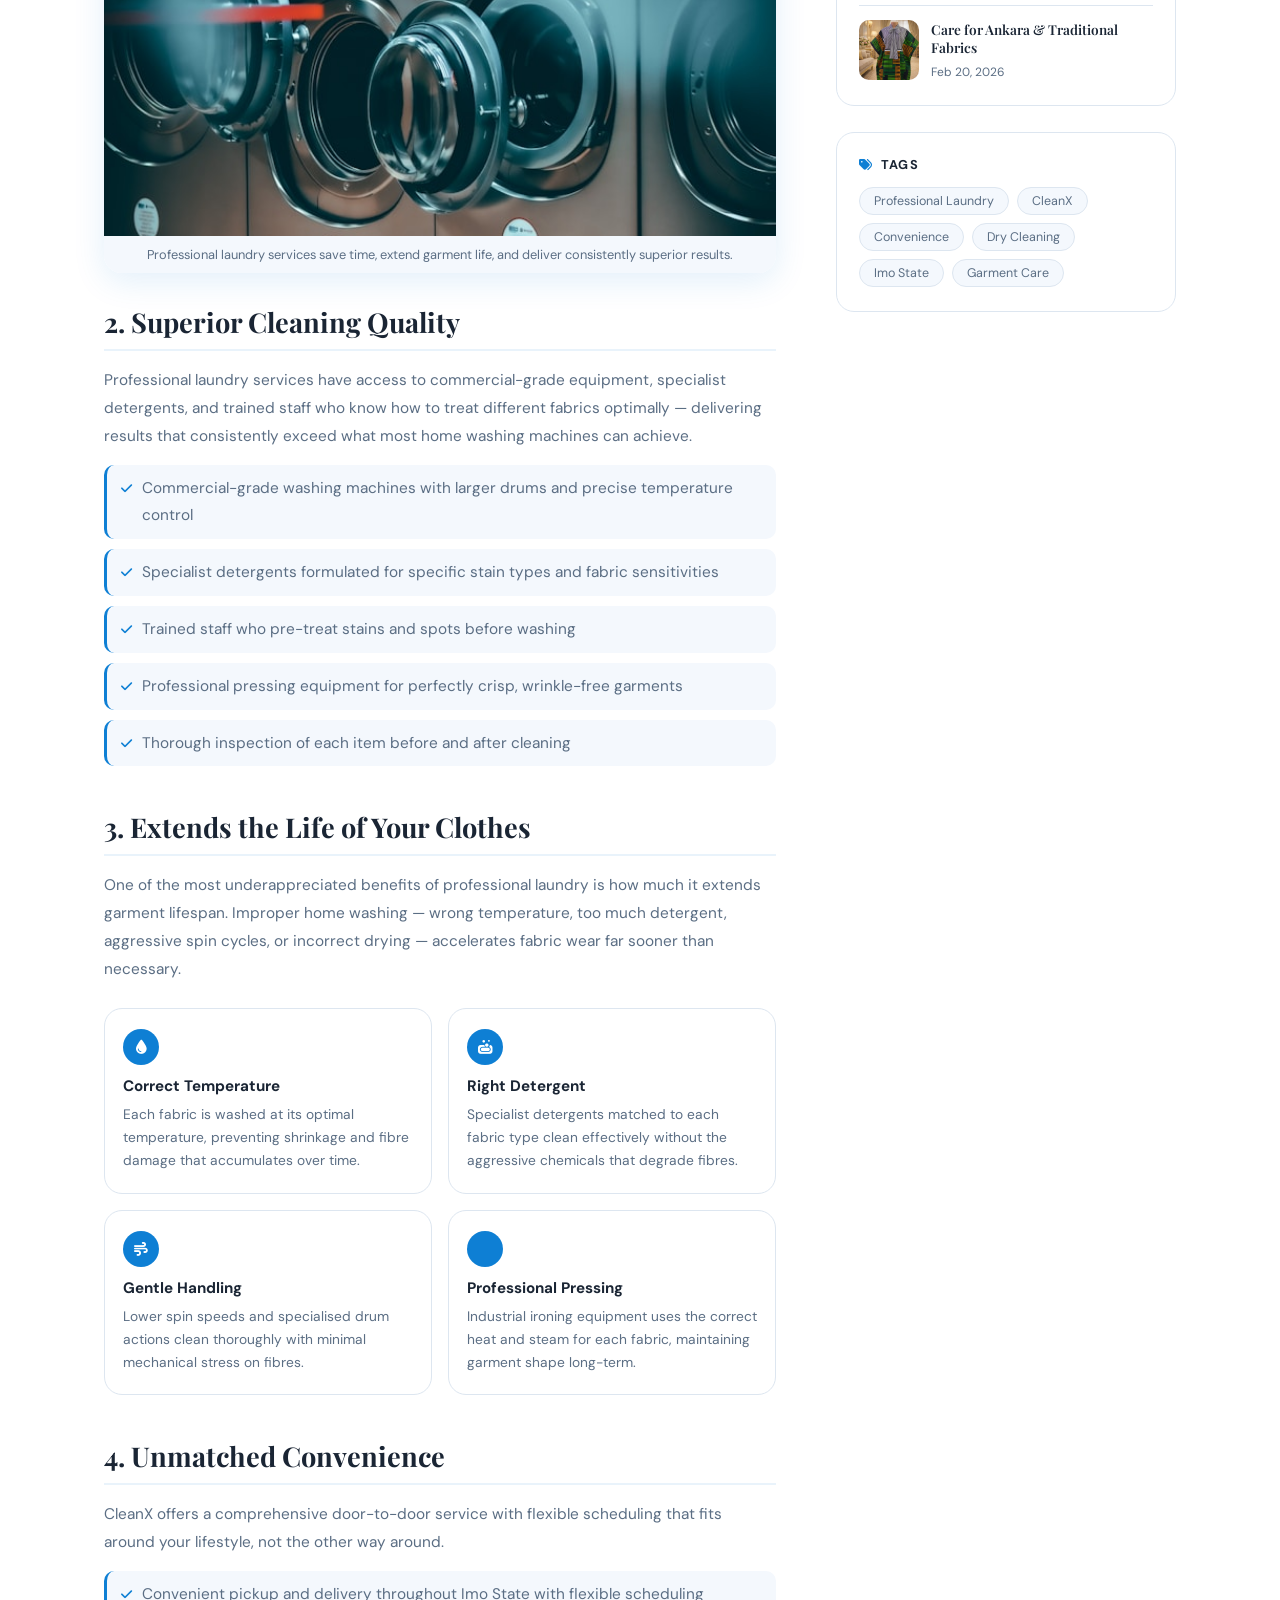
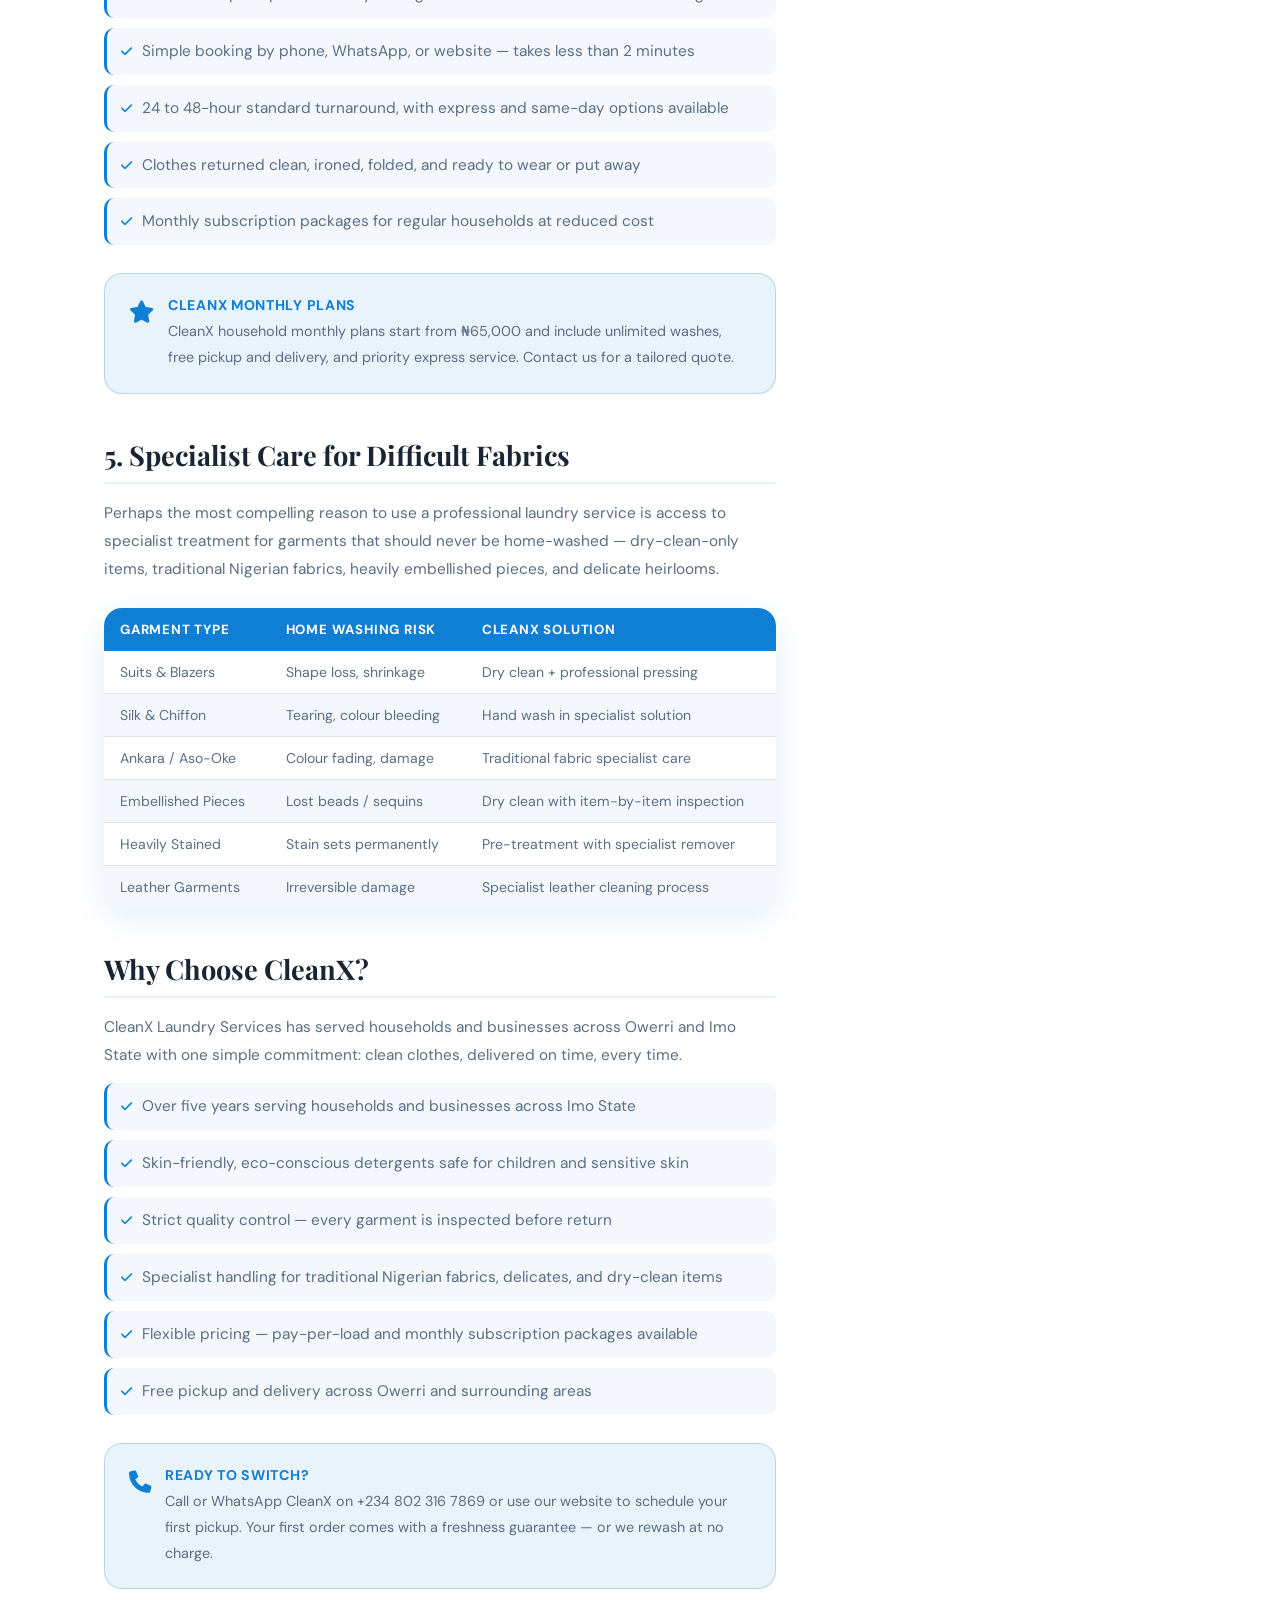
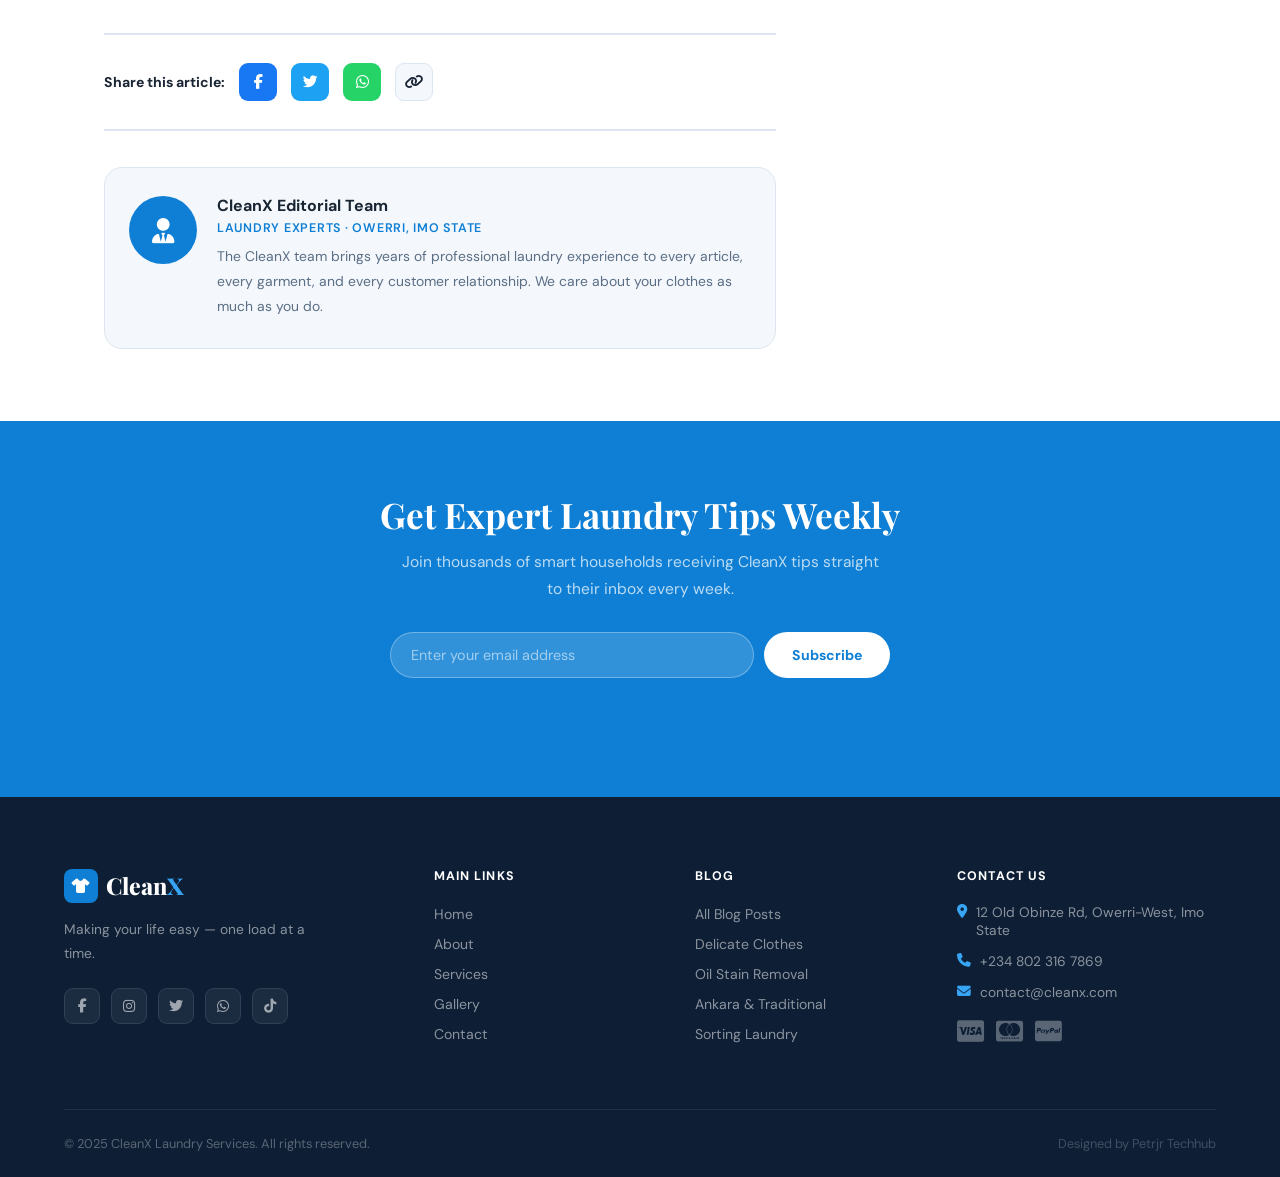
<file: clx-blogs/blog7.html>
<!doctype html>
<html lang="en" data-theme="light">
  <head>
    <meta charset="UTF-8" />
    <meta name="viewport" content="width=device-width, initial-scale=1.0" />
    <title>
      5 Benefits of Using a Professional Laundry Service | CleanX Blog
    </title>
    <link rel="preconnect" href="https://fonts.googleapis.com" />
    <link rel="preconnect" href="https://fonts.gstatic.com" crossorigin />
    <link
      href="https://fonts.googleapis.com/css2?family=Playfair+Display:wght@700;800;900&family=DM+Sans:ital,wght@0,300;0,400;0,500;0,600;1,400&display=swap"
      rel="stylesheet"
    />
    <link rel="stylesheet" href="../fontawesome-free-6.4.0-web/css/all.min.css">
    <link
      rel="stylesheet"
      href="https://cdnjs.cloudflare.com/ajax/libs/font-awesome/6.4.0/css/all.min.css"
    />
    <link rel="stylesheet" href="../aos-master/aos-master/dist/aos.css">
    <link rel="stylesheet" href="../css/blogs.css" />
    <link
      rel="shortcut icon"
      href="../img/icons/dry_cleaning_24dp_E3E3E3_FILL0_wght400_GRAD0_opsz24.png"
      type="image/x-icon"
    />
  </head>
  <body>
    <!-- <div class="reading-progress" id="readingProgress"></div>
    <div id="preloader">
      <div class="preloader-inner">
        <div class="preloader-logo">Clean<span>X</span></div>
        <div class="preloader-tag">Clean Clothes &middot; Less Stress</div>
        <div class="preloader-bar"><div class="preloader-fill"></div></div>
      </div>
    </div> -->
    <div class="topbar">
      <div class="topbar-group">
        <div class="topbar-item">
          <i class="fa fa-phone"></i><span>+234 802 316 7869</span>
        </div>
        <div class="topbar-item">
          <i class="fa fa-envelope"></i><span>contact@cleanx.com</span>
        </div>
      </div>
      <div class="topbar-group topbar-right">
        <div class="topbar-item">
          <i class="fa fa-clock"></i
          ><span>Mon &ndash; Sat: 6:30am &ndash; 6:30pm</span>
        </div>
        <div class="topbar-item">
          <i class="fa fa-location-dot"></i
          ><span>12 Old Obinze Rd, Owerri-West, Imo State</span>
        </div>
      </div>
    </div>
     <nav class="navbar" id="mainNav">
      <a href="../index.html" class="nav-logo"
        ><div class="nav-logo-icon"><i class="fa fa-shirt"></i></div>
        Clean<span>X</span></a
      >
      <div class="nav-links">
        <a href="../index.html">Home</a><a href="../clx-about.html">About</a
        ><a href="../clx-services.html">Services</a><a href="../clx-gallery.html">Gallery</a
        ><a href="../clx-blog.html" class="active">Blog</a
        ><a href="../clx-contact.html">Contact</a>
      </div>
      <div class="nav-actions">
        <button class="theme-toggle" id="themeToggle">
          <i class="fa fa-moon" id="themeIcon"></i></button
        ><a href="../clx-contact.html" class="btn-primary nav-cta-btn">Get Fresh</a
        ><button class="nav-toggle" id="navToggle">
          <span></span><span></span><span></span>
        </button>
      </div>
    </nav>
    <div class="nav-mobile" id="navMobile">
      <a href="../index.html">Home</a><a href="../clx-about.html">About</a
      ><a href="../clx-services.html">Services</a><a href="../clx-gallery.html">Gallery</a
      ><a href="../clx-blog.html" class="active">Blog</a
      ><a href="../clx-contact.html">Contact</a
      ><a href="../clx-contact.html" class="btn-primary mobile-cta">Get Fresh</a>
    </div>
    <section class="post-hero">
      <div
        class="post-hero-bg"
        style="
          background-image: url('../img/651b2295149230ad9d5ced41_clothes-ready-delivery-laundry-x-webflow-template.jpg');
        "
      ></div>
      <div class="post-hero-content">
        <span class="section-label">Resources</span>
        <h1>5 Benefits of Using a Professional Laundry Service</h1>
        <div class="post-hero-meta">
          <span><i class="fa fa-calendar"></i> Mar 3, 2026</span
          ><span><i class="fa fa-clock"></i> 6 min read</span
          ><span><i class="fa fa-user"></i> CleanX Team</span>
        </div>
        <div class="hero-breadcrumb">
          <a href="clx-index.html">Home</a><i class="fa fa-chevron-right"></i
          ><a href="clx-blog.html">Blog</a><i class="fa fa-chevron-right"></i
          ><span>Professional Laundry</span>
        </div>
      </div>
    </section>

    <div class="article-wrap">
      <article class="article-body">
        <p class="article-intro">
          More and more Nigerian households are making the switch from home
          laundry to professional laundry services — and for very good reasons.
          Whether you are a busy professional, a parent managing a large
          household, or someone who simply wants clothes to last longer and look
          better, a professional service like CleanX offers significant
          advantages that go far beyond just clean clothes.
        </p>

        <div class="article-section" id="time">
          <h2>1. Significant Time Savings</h2>
          <p>
            Laundry is one of the most time-consuming household chores. From
            sorting and soaking, to washing, rinsing, hanging, ironing, and
            folding, a full session for a household of four can easily take four
            to six hours — time that could be spent on work, family, rest, or
            the activities you actually enjoy.
          </p>
          <p>
            With CleanX, all you do is hand over your clothes and receive them
            back clean, ironed, and folded. Our flexible pickup and delivery
            service across Imo State means you don't even need to leave your
            home or office to benefit.
          </p>
          <div class="tip-box">
            <div class="tip-box-icon"><i class="fa fa-clock"></i></div>
            <div class="tip-box-text">
              <strong>Time Saved Per Week</strong>
              <p>
                The average Nigerian household spends 4–6 hours per week on
                laundry. Switching to CleanX reclaims this time entirely, with
                no compromise on cleanliness or garment care.
              </p>
            </div>
          </div>
        </div>

        <figure class="article-img">
          <img
            src="../img/66263144db2071ed5aef8660_gianluca-d-intino-vl4QuDMyeyY-unsplash.jpg"
            alt="Professional laundry service"
            loading="lazy"
          />
          <figcaption>
            Professional laundry services save time, extend garment life, and
            deliver consistently superior results.
          </figcaption>
        </figure>

        <div class="article-section" id="quality">
          <h2>2. Superior Cleaning Quality</h2>
          <p>
            Professional laundry services have access to commercial-grade
            equipment, specialist detergents, and trained staff who know how to
            treat different fabrics optimally — delivering results that
            consistently exceed what most home washing machines can achieve.
          </p>
          <ul>
            <li>
              Commercial-grade washing machines with larger drums and precise
              temperature control
            </li>
            <li>
              Specialist detergents formulated for specific stain types and
              fabric sensitivities
            </li>
            <li>Trained staff who pre-treat stains and spots before washing</li>
            <li>
              Professional pressing equipment for perfectly crisp, wrinkle-free
              garments
            </li>
            <li>Thorough inspection of each item before and after cleaning</li>
          </ul>
        </div>

        <div class="article-section" id="garmentlife">
          <h2>3. Extends the Life of Your Clothes</h2>
          <p>
            One of the most underappreciated benefits of professional laundry is
            how much it extends garment lifespan. Improper home washing — wrong
            temperature, too much detergent, aggressive spin cycles, or
            incorrect drying — accelerates fabric wear far sooner than
            necessary.
          </p>
          <div class="step-cards">
            <div class="step-card">
              <div class="step-card-num"><i class="fa fa-droplet"></i></div>
              <h4>Correct Temperature</h4>
              <p>
                Each fabric is washed at its optimal temperature, preventing
                shrinkage and fibre damage that accumulates over time.
              </p>
            </div>
            <div class="step-card">
              <div class="step-card-num"><i class="fa fa-soap"></i></div>
              <h4>Right Detergent</h4>
              <p>
                Specialist detergents matched to each fabric type clean
                effectively without the aggressive chemicals that degrade
                fibres.
              </p>
            </div>
            <div class="step-card">
              <div class="step-card-num"><i class="fa fa-wind"></i></div>
              <h4>Gentle Handling</h4>
              <p>
                Lower spin speeds and specialised drum actions clean thoroughly
                with minimal mechanical stress on fibres.
              </p>
            </div>
            <div class="step-card">
              <div class="step-card-num"><i class="fa fa-iron"></i></div>
              <h4>Professional Pressing</h4>
              <p>
                Industrial ironing equipment uses the correct heat and steam for
                each fabric, maintaining garment shape long-term.
              </p>
            </div>
          </div>
        </div>

        <div class="article-section" id="convenience">
          <h2>4. Unmatched Convenience</h2>
          <p>
            CleanX offers a comprehensive door-to-door service with flexible
            scheduling that fits around your lifestyle, not the other way
            around.
          </p>
          <ul>
            <li>
              Convenient pickup and delivery throughout Imo State with flexible
              scheduling
            </li>
            <li>
              Simple booking by phone, WhatsApp, or website — takes less than 2
              minutes
            </li>
            <li>
              24 to 48-hour standard turnaround, with express and same-day
              options available
            </li>
            <li>
              Clothes returned clean, ironed, folded, and ready to wear or put
              away
            </li>
            <li>
              Monthly subscription packages for regular households at reduced
              cost
            </li>
          </ul>
          <div class="tip-box">
            <div class="tip-box-icon"><i class="fa fa-star"></i></div>
            <div class="tip-box-text">
              <strong>CleanX Monthly Plans</strong>
              <p>
                CleanX household monthly plans start from ₦65,000 and include
                unlimited washes, free pickup and delivery, and priority express
                service. Contact us for a tailored quote.
              </p>
            </div>
          </div>
        </div>

        <div class="article-section" id="specialist">
          <h2>5. Specialist Care for Difficult Fabrics</h2>
          <p>
            Perhaps the most compelling reason to use a professional laundry
            service is access to specialist treatment for garments that should
            never be home-washed — dry-clean-only items, traditional Nigerian
            fabrics, heavily embellished pieces, and delicate heirlooms.
          </p>
          <table class="fabric-table">
            <thead>
              <tr>
                <th>Garment Type</th>
                <th>Home Washing Risk</th>
                <th>CleanX Solution</th>
              </tr>
            </thead>
            <tbody>
              <tr>
                <td>Suits &amp; Blazers</td>
                <td>Shape loss, shrinkage</td>
                <td>Dry clean + professional pressing</td>
              </tr>
              <tr>
                <td>Silk &amp; Chiffon</td>
                <td>Tearing, colour bleeding</td>
                <td>Hand wash in specialist solution</td>
              </tr>
              <tr>
                <td>Ankara / Aso-Oke</td>
                <td>Colour fading, damage</td>
                <td>Traditional fabric specialist care</td>
              </tr>
              <tr>
                <td>Embellished Pieces</td>
                <td>Lost beads / sequins</td>
                <td>Dry clean with item-by-item inspection</td>
              </tr>
              <tr>
                <td>Heavily Stained</td>
                <td>Stain sets permanently</td>
                <td>Pre-treatment with specialist remover</td>
              </tr>
              <tr>
                <td>Leather Garments</td>
                <td>Irreversible damage</td>
                <td>Specialist leather cleaning process</td>
              </tr>
            </tbody>
          </table>
        </div>

        <div class="article-section" id="choosecleanx">
          <h2>Why Choose CleanX?</h2>
          <p>
            CleanX Laundry Services has served households and businesses across
            Owerri and Imo State with one simple commitment: clean clothes,
            delivered on time, every time.
          </p>
          <ul>
            <li>
              Over five years serving households and businesses across Imo State
            </li>
            <li>
              Skin-friendly, eco-conscious detergents safe for children and
              sensitive skin
            </li>
            <li>
              Strict quality control — every garment is inspected before return
            </li>
            <li>
              Specialist handling for traditional Nigerian fabrics, delicates,
              and dry-clean items
            </li>
            <li>
              Flexible pricing — pay-per-load and monthly subscription packages
              available
            </li>
            <li>
              Free pickup and delivery across Owerri and surrounding areas
            </li>
          </ul>
          <div class="tip-box">
            <div class="tip-box-icon"><i class="fa fa-phone"></i></div>
            <div class="tip-box-text">
              <strong>Ready to Switch?</strong>
              <p>
                Call or WhatsApp CleanX on +234 802 316 7869 or use our website
                to schedule your first pickup. Your first order comes with a
                freshness guarantee — or we rewash at no charge.
              </p>
            </div>
          </div>
        </div>

        <div class="share-bar">
          <span>Share this article:</span
          ><a href="#" class="sh-fb"><i class="fab fa-facebook-f"></i></a
          ><a href="#" class="sh-tw"><i class="fab fa-twitter"></i></a
          ><a href="#" class="sh-wa"><i class="fab fa-whatsapp"></i></a
          ><a
            href="#"
            class="sh-copy"
            id="copyLinkBtn"
            onclick="
              copyLink();
              return false;
            "
            ><i class="fa fa-link"></i
          ></a>
        </div>
        <div class="author-box">
          <div class="author-avatar"><i class="fa fa-user-tie"></i></div>
          <div class="author-info">
            <h4>CleanX Editorial Team</h4>
            <span>Laundry Experts &middot; Owerri, Imo State</span>
            <p>
              The CleanX team brings years of professional laundry experience to
              every article, every garment, and every customer relationship. We
              care about your clothes as much as you do.
            </p>
          </div>
        </div>
      </article>

      <aside class="article-sidebar">
        <div class="sidebar-toc">
          <h4><i class="fa fa-list"></i> In This Article</h4>
          <div class="toc-list">
            <a href="#time"><span class="toc-num">1</span> Time Savings</a
            ><a href="#quality"
              ><span class="toc-num">2</span> Superior Quality</a
            ><a href="#garmentlife"
              ><span class="toc-num">3</span> Extends Garment Life</a
            ><a href="#convenience"
              ><span class="toc-num">4</span> Convenience</a
            ><a href="#specialist"
              ><span class="toc-num">5</span> Specialist Care</a
            ><a href="#choosecleanx"
              ><span class="toc-num">6</span> Why Choose CleanX</a
            >
          </div>
        </div>
        <div class="sidebar-cta">
          <i class="fa fa-sparkles"></i>
          <h4>Experience the Difference</h4>
          <p>
            Try CleanX today and see why thousands of Imo State households have
            switched to professional laundry.
          </p>
          <a href="../clx-contact.html" class="btn-primary">Book Your First Pickup</a>
        </div>
        <div class="sidebar-related">
          <h4><i class="fa fa-newspaper"></i> Related Articles</h4>
          <div class="related-list">
            <div class="related-item">
              <img
                src="../img/651d6f7ab1457942e42f5732_two-people-talk-laundromat-hero-laundry-webflow-template.jpg"
                alt="Delicate"
              />
              <div class="related-item-text">
                <a href="../clx-blogs/blog1.html">6 Tips for Cleaning Delicate Clothes</a
                ><span>Oct 29, 2025</span>
              </div>
            </div>
            <div class="related-item">
              <img
                src="../img/6614f35f5597d19627d2caac_6026.jpg"
                alt="Oil stains"
              />
              <div class="related-item-text">
                <a href="../clx-blogs/blog2.html">10 Methods to Remove Oil Stains</a
                ><span>Nov 23, 2025</span>
              </div>
            </div>
            <div class="related-item">
              <img
                src="../img/bubu8.jpg"
                alt="Ankara"
              />
              <div class="related-item-text">
                <a href="../clx-blogs/blog6.html"
                  >Care for Ankara &amp; Traditional Fabrics</a
                ><span>Feb 20, 2026</span>
              </div>
            </div>
          </div>
        </div>
        <div class="sidebar-tags">
          <h4><i class="fa fa-tags"></i> Tags</h4>
          <div class="tags-wrap">
            <span class="tag-pill">Professional Laundry</span
            ><span class="tag-pill">CleanX</span
            ><span class="tag-pill">Convenience</span
            ><span class="tag-pill">Dry Cleaning</span
            ><span class="tag-pill">Imo State</span
            ><span class="tag-pill">Garment Care</span>
          </div>
        </div>
      </aside>
    </div>

    <section class="post-newsletter">
      <h2>Get Expert Laundry Tips Weekly</h2>
      <p>
        Join thousands of smart households receiving CleanX tips straight to
        their inbox every week.
      </p>
      <div class="post-newsletter-form">
        <input
          type="email"
          id="nlEmail"
          placeholder="Enter your email address"
        /><button class="btn-white" id="nlBtn">Subscribe</button>
      </div>
      <p class="post-nl-msg" id="nlMsg"></p>
    </section>

    <footer class="footer">
      <div class="footer-grid">
        <div class="footer-brand footer-col">
          <div class="footer-logo">
            <div class="nav-logo-icon"><i class="fa fa-shirt"></i></div>
            <span>Clean<span class="footer-logo-x">X</span></span>
          </div>
          <p>Making your life easy — one load at a time.</p>
          <div class="footer-socials">
            <a href="#"><i class="fab fa-facebook-f"></i></a
            ><a href="#"><i class="fab fa-instagram"></i></a
            ><a href="#"><i class="fab fa-twitter"></i></a
            ><a href="#"><i class="fab fa-whatsapp"></i></a
            ><a href="#"><i class="fab fa-tiktok"></i></a>
          </div>
        </div>
        <div class="footer-col">
          <h4>Main Links</h4>
          <ul>
            <li><a href="../index.html">Home</a></li>
            <li><a href="../clx-about.html">About</a></li>
            <li><a href="../clx-services.html">Services</a></li>
            <li><a href="../clx-gallery.html">Gallery</a></li>
            <li><a href="../clx-contact.html">Contact</a></li>
          </ul>
        </div>
        <div class="footer-col">
          <h4>Blog</h4>
          <ul>
            <li><a href="../clx-blog.html">All Blog Posts</a></li>
            <li><a href="../clx-blogs/blog1.html">Delicate Clothes</a></li>
            <li><a href="../clx-blogs/blog2.html">Oil Stain Removal</a></li>
            <li><a href="../clx-blogs/blog6.html">Ankara &amp; Traditional</a></li>
            <li><a href="../clx-blogs/blog5.html">Sorting Laundry</a></li>
          </ul>
        </div>
        <div class="footer-col">
          <h4>Contact Us</h4>
          <div class="footer-contact-item">
            <i class="fa fa-map-marker-alt"></i
            ><span>12 Old Obinze Rd, Owerri-West, Imo State</span>
          </div>
          <div class="footer-contact-item">
            <i class="fa fa-phone"></i
            ><a href="tel:+2348023167869">+234 802 316 7869</a>
          </div>
          <div class="footer-contact-item">
            <i class="fa fa-envelope"></i
            ><a href="mailto:contact@cleanx.com">contact@cleanx.com</a>
          </div>
          <div class="footer-payments">
            <i class="fab fa-cc-visa"></i><i class="fab fa-cc-mastercard"></i
            ><i class="fab fa-cc-paypal"></i>
          </div>
        </div>
      </div>
      <div class="footer-bottom">
        <p>&copy; 2025 CleanX Laundry Services. All rights reserved.</p>
        <span>Designed by Petrjr Techhub</span>
      </div>
    </footer>
    <!-- SCROLL TO TOP -->
    <div class="progress-top" id="progress-top">
      <div class="progress-ring" id="progress-ring">
        <div class="progress-ring-inner" id="progress-ring-inner">
          <i class="fas fa-arrow-up"></i>
        </div>
      </div>
    </div>

    <!-- Chatbot toggle button -->
    <div class="chat-toggle" onclick="toggleChat()">
      <i class="fab fa-whatsapp"></i>
    </div>
    <!-- Chatbox -->
    <div class="chat-box" id="chatBox">
      <div class="chat-header">
        <div>
          <strong>CleanX chat support</strong><br />
          <span class="status">Online • Secure • Encrypted</span>
        </div>
        <div class="close" onclick="toggleChat()">✖</div>
      </div>

      <div class="chat-body" id="chatBody">
        <div class="message bot">
          Welcome to CleanX Laundry Service ✨<br />How can we serve you today?
        </div>
      </div>

      <div class="chat-footer">
        <input
          type="text"
          id="userInput"
          placeholder="Type your message..."
          onkeypress="if (event.key === 'Enter') sendMessage();"
        />
        <button onclick="sendMessage()">Send</button>
      </div>
    </div>

    <script src="../js/blogs.js"></script>
    <script src="../aos-master/aos-master/dist/aos.js"></script>
<script src="../bootstrap-5.3.8-dist/js/bootstrap.bundle.js"></script>
<script>
  AOS.init({
    duration: 800,
    easing: 'ease-in-out',
    once: true,
    offset: 80
  });
</script>
  </body>
</html>
</file>
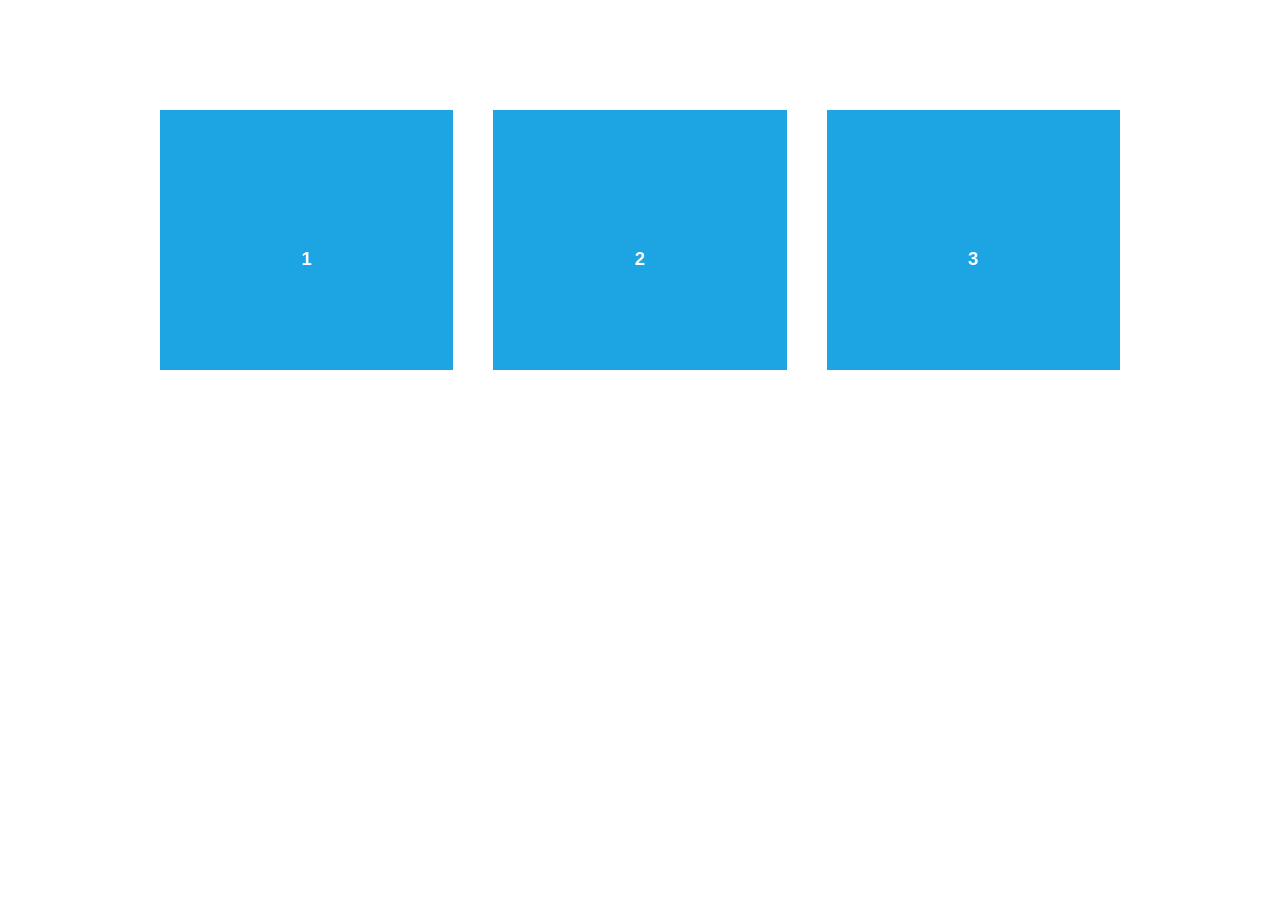
<file: aos-master/aos-master/demo/async.html>
<!DOCTYPE html>
<html>
  <head>
    <meta charset="utf-8">
    <title>AOS - Animate on scroll library</title>
    <meta name="viewport" content="width=device-width">
    <link rel="stylesheet" href="css/styles.css" />
    <link rel="stylesheet" href="../dist/aos.css" />
  </head>
  <body>
    <div id="aos-demo" class="aos-all"></div>

    <script src="../dist/aos.js"></script>
    <script>
      AOS.init({
        easing: 'ease-in-out-sine'
      });

      setInterval(addItem, 300);

      var itemsCounter = 1;
      var container = document.getElementById('aos-demo');

      function addItem () {
        if (itemsCounter > 42) return;
        var item = document.createElement('div');
        item.classList.add('aos-item');
        item.setAttribute('data-aos', 'fade-up');
        item.innerHTML = '<div class="aos-item__inner"><h3>' + itemsCounter + '</h3></div>';
        container.appendChild(item);
        itemsCounter++;
      }
    </script>
  </body>
</html>
</file>
<file: css/cleanx.css>
/* ROOT & RESET */
*,
*::before,
*::after {
  margin: 0;
  padding: 0;
  box-sizing: border-box;
}

:root {
  --blue: #0e7fd4;
  --primary: #086fb8;
  --blue-light: #38a5f4;
  --navy: #0d1e35;
  --white: #ffffff;
  --off-white: #f4f8fd;
  --text: #1a2534;
  --muted: #5b6e84;
  --border: #dde6f0;
  --radius: 18px;
  --radius-sm: 10px;
  --shadow: 0 8px 32px rgba(14, 127, 212, 0.12);
  --shadow-lg: 0 20px 60px rgba(14, 127, 212, 0.18);
  --transition: all 0.3s cubic-bezier(0.4, 0, 0.2, 1);
}
/* DARK THEME VARIABLES */
[data-theme="dark"] {
  --white: #0a1628;
  --off-white: #0f1f36;
  --text: #e2eaf4;
  --muted: #7a9bbf;
  --border: #1e3558;
  --navy: #060e1c;
  --shadow: 0 8px 32px rgba(0, 0, 0, 0.4);
  --shadow-lg: 0 20px 60px rgba(0, 0, 0, 0.5);
}

/* Dark mode overrides for components that use hardcoded colours */
[data-theme="dark"] .hero-content h1 {
  color: white;
}
[data-theme="dark"] .hero-stat strong {
  color: white;
}
[data-theme="dark"] .section-head h2 {
  color: white;
}
[data-theme="dark"] body {
  background: #0a1628;
}
[data-theme="dark"] .navbar {
  background: #0a1628;
  border-color: #1e3558;
}
[data-theme="dark"] .nav-logo {
  color: #e2eaf4;
}
[data-theme="dark"] .preloader-logo {
  color: #e2eaf4;
}
[data-theme="dark"] .nav-links a {
  color: #e2eaf4;
}
[data-theme="dark"] .nav-mobile {
  background: #0a1628;
}
[data-theme="dark"] .nav-mobile a {
  color: #e2eaf4;
  border-color: #1e3558;
}
[data-theme="dark"] .nav-toggle span {
  background: #e2eaf4;
}
[data-theme="dark"] .hero-btn-ghost {
  background: #e2eaf4;
}
[data-theme="dark"] .services-section {
  background: #0f1f36;
}
[data-theme="dark"] .service-card {
  background: #122040;
  border-color: #1e3558;
}
[data-theme="dark"] .service-card h3 {
  color: #e2eaf4;
}
[data-theme="dark"] .about-section {
  background: #0a1628;
}
[data-theme="dark"] .section-title {
  color: #e2eaf4;
}
[data-theme="dark"] .pricing-section {
  background: #0f1f36;
}
[data-theme="dark"] .pricing-content h2 {
  color: #e2eaf4;
}
[data-theme="dark"] .price-phone a {
  color: #e2eaf4;
}
[data-theme="dark"] .price-highlight {
  background: #060e1c;
  border: 1px solid #1e3558;
}
[data-theme="dark"] .testimonials-section {
  background: #0a1628;
}
[data-theme="dark"] .t-card {
  background: #122040;
  border-color: #1e3558;
}
[data-theme="dark"] .t-card p {
  color: #e2eaf4;
}
[data-theme="dark"] .t-author h4 {
  color: #e2eaf4;
}
[data-theme="dark"] .t-btn {
  background: #122040;
  border-color: #1e3558;
  color: #e2eaf4;
}
[data-theme="dark"] .blog-section {
  background: #0f1f36;
}
[data-theme="dark"] .blog-card {
  background: #122040;
  border-color: #1e3558;
}
[data-theme="dark"] .blog-card h3 {
  color: #e2eaf4;
}
[data-theme="dark"] .faq-section {
  background: #0a1628;
}
[data-theme="dark"] .faq-item {
  background: #122040;
  border-color: #1e3558;
}
[data-theme="dark"] .faq-cta-card h3 {
  color: #e2eaf4;
}
[data-theme="dark"] .faq-item summary {
  color: #e2eaf4;
}
[data-theme="dark"] .faq-item p {
  color: #7a9bbf;
}
[data-theme="dark"] .footer-logo span {
  color: #e2eaf4;
}
[data-theme="dark"] .footer-logo span .footer-logo-x {
  color: #38a5f4;
}
[data-theme="dark"] .footer-col h4 {
  color: #e2eaf4;
}
[data-theme="dark"] .progress-top {
  background: rgba(18, 32, 64, 0.9);
}
[data-theme="dark"] .progress-ring-inner {
  background: #122040;
}
[data-theme="dark"] .footer-col ul li a:hover {
  color: white;
}

html {
  scroll-behavior: smooth;
}
body {
  font-family: "DM Sans", sans-serif;
  color: var(--text);
  background: var(--white);
  overflow-x: hidden;
}
h1,
h2,
h3,
h4 {
  font-family: "Playfair Display", serif;
  line-height: 1.2;
}
p {
  line-height: 1.7;
  color: var(--muted);
}
a {
  text-decoration: none;
}
img {
  display: block;
  max-width: 100%;
}
ul {
  list-style: none;
}
button {
  cursor: pointer;
  font-family: inherit;
}

/* PRELOADER */
#preloader {
  position: fixed;
  inset: 0;
  z-index: 9999;
  background: var(--navy);
  display: flex;
  align-items: center;
  justify-content: center;
  transition:
    opacity 0.8s ease,
    visibility 0.8s ease;
}
#preloader.hidden {
  opacity: 0;
  visibility: hidden;
}
.preloader-inner {
  text-align: center;
}
.preloader-logo {
  font-family: "Playfair Display", serif;
  font-size: 2.8rem;
  font-weight: 800;
  color: var(--white);
  letter-spacing: -0.02em;
}
.preloader-logo span {
  color: var(--blue-light);
}
.preloader-tag {
  color: rgba(255, 255, 255, 0.5);
  font-size: 0.9rem;
  margin-top: 0.4rem;
  letter-spacing: 0.08em;
  text-transform: uppercase;
}
.preloader-bar {
  width: 200px;
  height: 3px;
  background: rgba(255, 255, 255, 0.1);
  border-radius: 99px;
  margin: 2rem auto 0;
  overflow: hidden;
}
.preloader-fill {
  height: 100%;
  width: 0;
  background: linear-gradient(90deg, var(--blue), var(--blue-light));
  border-radius: 99px;
  animation: barFill 1.4s ease forwards;
}
@keyframes barFill {
  to {
    width: 100%;
  }
}

/* TOP BAR */
.topbar {
  background: var(--navy);
  padding: 10px 5%;
  display: flex;
  justify-content: space-between;
  align-items: center;
  flex-wrap: wrap;
  gap: 8px;
}
.topbar-group {
  display: flex;
  align-items: center;
  gap: 20px;
  flex-wrap: wrap;
}
.topbar-item {
  display: flex;
  align-items: center;
  gap: 8px;
  color: rgba(255, 255, 255, 0.75);
  font-size: 0.82rem;
}
.topbar-item i {
  color: var(--blue-light);
  font-size: 0.9rem;
}

/* BUTTONS */
.btn-primary {
  background: var(--blue);
  color: #fff;
  padding: 10px 22px;
  border-radius: 50px;
  font-size: 0.88rem;
  font-weight: 600;
  border: none;
  transition: var(--transition);
  white-space: nowrap;
  display: inline-block;
}
.btn-primary:hover {
  background: #0b6cbf;
  transform: translateY(-1px);
  box-shadow: var(--shadow);
  color: #fff;
}
.btn-outline-blue {
  background: transparent;
  color: var(--blue);
  padding: 12px 28px;
  border-radius: 50px;
  font-size: 0.9rem;
  font-weight: 600;
  border: 2px solid var(--blue);
  transition: var(--transition);
  display: inline-block;
}
.btn-outline-blue:hover {
  background: var(--blue);
  color: #fff;
}

/* NAVBAR */
.navbar {
  position: sticky;
  top: 0;
  z-index: 900;
  background: var(--white);
  border-bottom: 1px solid var(--border);
  padding: 0 5%;
  display: flex;
  align-items: center;
  justify-content: space-between;
  height: 70px;
  transition: box-shadow 0.3s;
}
.navbar.scrolled {
  box-shadow: 0 4px 24px rgba(14, 127, 212, 0.1);
}
.nav-logo {
  font-family: "Playfair Display", serif;
  font-size: 1.6rem;
  font-weight: 800;
  color: var(--navy);
  display: flex;
  align-items: center;
  gap: 8px;
}
.nav-logo span {
  color: var(--blue);
}
.nav-logo-icon {
  width: 36px;
  height: 36px;
  background: var(--blue);
  border-radius: 8px;
  display: flex;
  align-items: center;
  justify-content: center;
}
.nav-logo-icon i {
  color: #fff;
  font-size: 0.95rem;
}
.nav-logo-icon img {
  color: #fff;
  font-size: 0.95rem;
  border-radius: 20px;
}
.nav-links {
  display: flex;
  align-items: center;
  gap: 4px;
}
.nav-links a {
  padding: 8px 14px;
  border-radius: var(--radius-sm);
  color: var(--text);
  font-size: 0.9rem;
  font-weight: 500;
  transition: var(--transition);
}
.nav-links a:hover,
.nav-links a.active {
  color: var(--blue);
  background: rgba(56, 165, 244, 0.08);
}
.nav-actions {
  display: flex;
  align-items: center;
  gap: 10px;
}
.theme-toggle {
  width: 38px;
  height: 38px;
  border-radius: 50%;
  background: var(--blue-dim);
  border: 1px solid var(--border);
  color: var(--text);
  font-size: 1rem;
  display: flex;
  align-items: center;
  justify-content: center;
  transition: var(--transition);
  flex-shrink: 0;
}
.theme-toggle:hover {
  background: var(--blue);
  color: #fff;
  border-color: var(--blue);
  transform: rotate(20deg);
}
.nav-toggle {
  display: none;
  flex-direction: column;
  gap: 5px;
  background: none;
  border: none;
  padding: 4px;
  flex-shrink: 0;
}
.nav-toggle span {
  display: block;
  width: 23px;
  height: 2px;
  background: var(--text);
  border-radius: 2px;
  transition: var(--transition);
}
.nav-toggle.open span:nth-child(1) {
  transform: rotate(45deg) translate(5px, 5px);
}
.nav-toggle.open span:nth-child(2) {
  opacity: 0;
}
.nav-toggle.open span:nth-child(3) {
  transform: rotate(-45deg) translate(5px, -5px);
}
.nav-mobile {
  display: none;
  position: fixed;
  top: 68px;
  left: 0;
  right: 0;
  bottom: 0;
  background: var(--nav-bg);
  z-index: 850;
  flex-direction: column;
  padding: 24px 5%;
  gap: 4px;
  overflow-y: auto;
  transform: translateX(-100%);
  transition:
    transform 0.35s cubic-bezier(0.4, 0, 0.2, 1),
    background 0.35s;
}
.nav-mobile {
  display: none;
  position: fixed;
  top: 70px;
  left: 0;
  right: 0;
  bottom: 0;
  background: var(--white);
  z-index: 850;
  flex-direction: column;
  padding: 30px 5%;
  gap: 4px;
  overflow-y: auto;
  transform: translateX(-100%);
  transition: transform 0.35s cubic-bezier(0.4, 0, 0.2, 1);
}
.nav-mobile.open {
  transform: translateX(0);
  margin-top: 10px;
}
.nav-mobile a {
  display: block;
  padding: 14px 18px;
  color: var(--text);
  font-size: 1rem;
  font-weight: 500;
  border-radius: var(--radius-sm);
  border-bottom: 1px solid var(--border);
  transition: var(--transition);
}
.nav-mobile a:hover {
  color: var(--blue);
  background: rgba(56, 165, 244, 0.06);
}
.nav-mobile .btn-primary {
  margin-top: 12px;
  text-align: center;
}
@media (max-width: 900px) {
  .nav-links,
  .nav-cta {
    display: none;
  }
  .nav-toggle {
    display: flex;
  }
  .nav-mobile {
    display: flex;
  }
}
.nav-mobile a.active {
  color: var(--blue);
  background: rgba(56, 165, 244, 0.08);
}

/* THEME TOGGLE BUTTON */
.theme-toggle {
  width: 40px;
  height: 40px;
  border-radius: 50%;
  background: rgba(14, 127, 212, 0.08);
  border: 1.5px solid var(--border);
  color: var(--text);
  font-size: 1rem;
  display: flex;
  align-items: center;
  justify-content: center;
  transition: var(--transition);
  flex-shrink: 0;
  margin-right: 8px;
}
.theme-toggle:hover {
  background: var(--blue);
  color: #fff;
  border-color: var(--blue);
  transform: rotate(20deg) scale(1.05);
}
/* SECTION SHARED */
.section-label {
  display: inline-block;
  background: rgba(14, 127, 212, 0.08);
  color: var(--blue);
  border-radius: 50px;
  padding: 5px 16px;
  font-size: 0.78rem;
  font-weight: 700;
  text-transform: uppercase;
  letter-spacing: 0.08em;
  margin-bottom: 14px;
}
.section-title {
  font-size: clamp(1.8rem, 3.5vw, 2.8rem);
  color: var(--navy);
  margin-bottom: 16px;
}
.section-title span {
  color: var(--blue);
}
.section-sub {
  font-size: 1rem;
  color: var(--muted);
  max-width: 540px;
  line-height: 1.7;
}
.section-head {
  margin-bottom: 56px;
}
.text-center {
  text-align: center;
}
.text-center .section-sub {
  margin: 0 auto;
}

/* HERO */
.hero {
  position: relative;
  min-height: 50vh;
  display: flex;
  align-items: center;
  overflow: hidden;
  background: var(--navy);
}
.hero-slides {
  position: absolute;
  inset: 0;
}
.hero-slide {
  position: absolute;
  inset: 0;
  background-size: cover;
  background-position: center;
  opacity: 0;
  transition: opacity 1.2s ease;
}
.hero-slide.active {
  opacity: 1;
}
.hero-slide::after {
  content: "";
  position: absolute;
  inset: 0;
  background: linear-gradient(
    110deg,
    rgba(13, 30, 53, 0.85) 40%,
    rgba(14, 127, 212, 0.15) 100%
  );
}
.hero-content {
  position: relative;
  z-index: 2;
  padding: 60px 5%;
  max-width: 700px;
}
.hero-badge {
  display: inline-flex;
  align-items: center;
  gap: 8px;
  background: rgba(56, 165, 244, 0.15);
  border: 1px solid rgba(56, 165, 244, 0.3);
  border-radius: 50px;
  padding: 6px 16px;
  color: var(--blue-light);
  font-size: 0.82rem;
  font-weight: 600;
  text-transform: uppercase;
  letter-spacing: 0.06em;
  margin-bottom: 24px;
  animation: fadeUp 0.8s ease forwards;
  opacity: 0;
}
.hero-content h1 {
  font-size: clamp(1.3rem, 4vw, 3rem);
  color: var(--white);
  line-height: 1.1;
  margin-bottom: 24px;
  animation: fadeUp 0.8s 0.15s ease forwards;
  opacity: 0;
}
.hero-content h1 span {
  color: var(--blue-light);
}
.hero-content p {
  color: rgba(255, 255, 255, 0.7);
  font-size: 1.05rem;
  max-width: 540px;
  margin-bottom: 20px;
  animation: fadeUp 0.8s 0.3s ease forwards;
  opacity: 0;
}
.hero-content p span {
  color: var(--blue-light);
  font-weight: 600;
}
.hero-tagline {
  font-size: 1.1rem;
  font-weight: 700;
  color: var(--blue-light);
  letter-spacing: 0.04em;
  margin-bottom: 36px;
  animation: fadeUp 0.8s 0.3s ease forwards;
  opacity: 0;
}
.hero-btns {
  display: flex;
  gap: 16px;
  flex-wrap: wrap;
  animation: fadeUp 0.8s 0.45s ease forwards;
  opacity: 0;
}
.hero-btns .btn-primary {
  padding: 14px 32px;
  font-size: 1rem;
}
.hero-btn-ghost {
  padding: 14px 32px;
  border-radius: 50px;
  border: 2px solid rgba(255, 255, 255, 0.3);
  color: var(--white);
  font-size: 1rem;
  font-weight: 600;
  background: transparent;
  transition: var(--transition);
  display: inline-block;
}
.hero-btn-ghost:hover {
  border-color: var(--blue-light);
  color: var(--blue-light);
}
.hero-stats {
  position: absolute;
  bottom: 50px;
  right: 5%;
  z-index: 2;
  display: flex;
  gap: 20px;
  flex-wrap: wrap;
  animation: fadeUp 0.8s 0.6s ease forwards;
  opacity: 0;
}
.hero-stat {
  background: rgba(255, 255, 255, 0.08);
  backdrop-filter: blur(12px);
  border: 1px solid rgba(255, 255, 255, 0.12);
  border-radius: var(--radius);
  padding: 20px 28px;
  text-align: center;
}
.hero-stat strong {
  display: block;
  font-size: 2rem;
  font-weight: 800;
  color: var(--white);
  font-family: "Playfair Display", serif;
}
.hero-stat small {
  color: rgba(255, 255, 255, 0.55);
  font-size: 0.8rem;
}
.hero-dots {
  position: absolute;
  bottom: 30px;
  left: 5%;
  z-index: 2;
  display: flex;
  gap: 10px;
}
.dot {
  width: 8px;
  height: 8px;
  border-radius: 50%;
  background: rgba(255, 255, 255, 0.3);
  cursor: pointer;
  transition: var(--transition);
}
.dot.active {
  background: var(--blue-light);
  transform: scale(1.3);
}
@keyframes fadeUp {
  from {
    opacity: 0;
    transform: translateY(24px);
  }
  to {
    opacity: 1;
    transform: translateY(0);
  }
}
@media (max-width: 768px) {
  .hero-content {
    padding: 100px 5% 60px;
    max-width: 100%;
  }
  .hero-stats {
    position: static;
    margin: 40px 5% 0;
  }
  .hero-stat {
    padding: 16px 20px;
  }
  .hero-stat strong {
    font-size: 1.5rem;
  }
}

/* SERVICES */
.services-section {
  padding: 100px 5%;
  background: var(--off-white);
}
.services-grid {
  display: grid;
  grid-template-columns: repeat(auto-fit, minmax(260px, 1fr));
  gap: 28px;
}
.service-card {
  background: var(--white);
  border-radius: var(--radius);
  padding: 36px 28px;
  border: 1px solid var(--border);
  transition: var(--transition);
  position: relative;
  overflow: hidden;
}
.service-card::before {
  content: "";
  position: absolute;
  inset: 0;
  opacity: 0;
  background: linear-gradient(135deg, var(--blue) 0%, #0b6cbf 100%);
  transition: var(--transition);
  z-index: 0;
}
.service-card:hover {
  transform: translateY(-6px);
  box-shadow: var(--shadow-lg);
}
.service-card:hover::before {
  opacity: 1;
}
.service-card:hover h3,
.service-card:hover p,
.service-card:hover .service-icon i {
  color: var(--white) !important;
}
.service-card:hover .service-icon {
  background: rgba(255, 255, 255, 0.15);
}
.service-card:hover hr {
  border-color: rgba(255, 255, 255, 0.2);
}
.service-card > * {
  position: relative;
  z-index: 1;
}
.service-icon {
  width: 60px;
  height: 60px;
  border-radius: var(--radius-sm);
  background: rgba(14, 127, 212, 0.08);
  display: flex;
  align-items: center;
  justify-content: center;
  margin-bottom: 20px;
  transition: var(--transition);
}
.service-icon i {
  font-size: 1.4rem;
  color: var(--blue);
  transition: var(--transition);
}
.service-card h3 {
  font-size: 1.2rem;
  color: var(--navy);
  margin-bottom: 12px;
  transition: var(--transition);
}
.service-card p {
  font-size: 0.92rem;
  transition: var(--transition);
}
.service-card hr {
  border: 1px solid var(--border);
  margin: 20px 0;
  transition: var(--transition);
}
.services-cta {
  text-align: center;
  margin-top: 48px;
}

/* ABOUT */
.about-section {
  padding: 100px 5%;
}
.about-inner {
  display: grid;
  grid-template-columns: 1fr 1fr;
  gap: 80px;
  align-items: center;
  max-width: 1200px;
  margin: 0 auto;
}
.about-img-wrap {
  position: relative;
  border-radius: 24px;
  overflow: hidden;
}
.about-img-wrap img {
  width: 100%;
  height: 520px;
  object-fit: cover;
  border: 1px solid white;
  border-radius: 24px;
}
.about-badge {
  position: absolute;
  bottom: 30px;
  left: 30px;
  background: var(--blue);
  border-radius: var(--radius);
  padding: 20px 28px;
  color: #fff;
}
.about-badge strong {
  display: block;
  font-size: 2rem;
  font-family: "Playfair Display", serif;
}
.about-badge span {
  font-size: 0.82rem;
  opacity: 0.8;
}
.about-text p {
  margin-bottom: 16px;
}
.about-btn {
  margin-top: 10px;
}
@media (max-width: 900px) {
  .about-inner {
    grid-template-columns: 1fr;
    gap: 40px;
  }
  .about-img-wrap img {
    height: 320px;
  }
}

/* HOW IT WORKS */
.how-section {
  padding: 100px 5%;
  background: var(--navy);
  position: relative;
  overflow: hidden;
}
.how-section::before {
  content: "";
  position: absolute;
  width: 600px;
  height: 600px;
  border-radius: 50%;
  background: radial-gradient(
    circle,
    rgba(56, 165, 244, 0.12) 0%,
    transparent 70%
  );
  top: -200px;
  right: -100px;
}
.how-section .section-label {
  background: rgba(56, 165, 244, 0.15);
}
.how-section .section-title {
  color: var(--white);
}
.how-section .section-sub {
  color: rgba(255, 255, 255, 0.55);
}
.how-grid {
  display: grid;
  grid-template-columns: repeat(auto-fit, minmax(220px, 1fr));
  gap: 28px;
  position: relative;
  z-index: 1;
}
.how-card {
  background: rgba(255, 255, 255, 0.04);
  border: 1px solid rgba(255, 255, 255, 0.08);
  border-radius: var(--radius);
  padding: 36px 24px;
  text-align: center;
  transition: var(--transition);
}
.how-card:hover {
  background: rgba(56, 165, 244, 0.08);
  border-color: rgba(56, 165, 244, 0.25);
  transform: translateY(-4px);
}
.how-num {
  width: 50px;
  height: 50px;
  border-radius: 50%;
  background: var(--blue);
  color: #fff;
  font-size: 1.1rem;
  font-weight: 800;
  display: flex;
  align-items: center;
  justify-content: center;
  margin: 0 auto 20px;
  font-family: "Playfair Display", serif;
}
.how-card i {
  font-size: 2rem;
  color: var(--blue-light);
  margin-bottom: 16px;
  display: block;
}
.how-card h3 {
  font-size: 1.05rem;
  color: var(--white);
  margin-bottom: 10px;
}
.how-card p {
  font-size: 0.88rem;
  color: rgba(255, 255, 255, 0.5);
}

/* PRICING */
.pricing-section {
  padding: 100px 5%;
  background: var(--off-white);
}
.pricing-inner {
  display: grid;
  grid-template-columns: 1fr 1fr;
  gap: 60px;
  align-items: center;
  max-width: 1200px;
  margin: 0 auto;
}
.pricing-img {
  border-radius: 24px;
  overflow: hidden;
  height: 500px;
}
.pricing-img img {
  width: 100%;
  height: 100%;
  object-fit: cover;
}
.pricing-content h2 {
  font-size: clamp(1.8rem, 3vw, 2.4rem);
  color: var(--navy);
  margin-bottom: 16px;
}
.pricing-content h2 span {
  color: var(--blue);
}
.pricing-content > p {
  margin-bottom: 32px;
  font-size: 1rem;
}
.price-highlight {
  background: var(--navy);
  color: #fff;
  border-radius: var(--radius);
  padding: 28px;
  margin-bottom: 24px;
}
.price-highlight small {
  font-size: 0.8rem;
  opacity: 0.6;
  text-transform: uppercase;
  letter-spacing: 0.06em;
  display: block;
}
.price-highlight strong {
  display: block;
  font-size: 2.2rem;
  color: var(--blue-light);
  font-family: "Playfair Display", serif;
  margin: 6px 0;
}
.price-phone {
  display: flex;
  align-items: center;
  gap: 12px;
  margin-bottom: 28px;
}
.price-phone i {
  color: var(--blue);
  font-size: 1.2rem;
}
.price-phone a {
  color: var(--navy);
  font-weight: 600;
  font-size: 1.1rem;
}
@media (max-width: 900px) {
  .pricing-inner {
    grid-template-columns: 1fr;
    gap: 40px;
  }
  .pricing-img {
    height: 280px;
  }
}

/* TESTIMONIALS */
.testimonials-section {
  padding: 100px 5%;
}
.testimonials-inner {
  display: grid;
  grid-template-columns: 1fr 1fr;
  gap: 80px;
  align-items: center;
  max-width: 1200px;
  margin: 0 auto;
}
.t-slide {
  display: none;
}
.t-slide.active {
  display: block;
}
.t-card {
  background: var(--white);
  border: 1px solid var(--border);
  border-radius: var(--radius);
  padding: 36px;
  position: relative;
  box-shadow: var(--shadow);
}
.t-card::before {
  content: "\201C";
  font-size: 5rem;
  line-height: 1;
  color: rgba(14, 127, 212, 0.1);
  font-family: "Playfair Display", serif;
  position: absolute;
  top: 10px;
  left: 24px;
}
.t-card p {
  font-size: 0.98rem;
  line-height: 1.75;
  color: var(--text);
  margin-bottom: 28px;
  font-style: italic;
  padding-top: 24px;
}
.t-author {
  display: flex;
  align-items: center;
  gap: 16px;
}
.t-avatar {
  width: 50px;
  height: 50px;
  border-radius: 50%;
  background: var(--blue);
  display: flex;
  align-items: center;
  justify-content: center;
  color: #fff;
  font-weight: 700;
  font-size: 1.1rem;
  flex-shrink: 0;
}
.t-author h4 {
  font-size: 1rem;
  color: var(--navy);
  font-family: "DM Sans", sans-serif;
  font-weight: 600;
}
.t-author small {
  color: var(--muted);
  font-size: 0.82rem;
}
.t-stars {
  color: #f59e0b;
  margin-bottom: 8px;
  font-size: 0.85rem;
}
.t-controls {
  display: flex;
  gap: 12px;
  margin-top: 24px;
}
.t-btn {
  width: 44px;
  height: 44px;
  border-radius: 50%;
  border: 2px solid var(--border);
  background: var(--white);
  color: var(--text);
  font-size: 1rem;
  cursor: pointer;
  transition: var(--transition);
}
.t-btn:hover {
  border-color: var(--blue);
  color: var(--blue);
  background: rgba(14, 127, 212, 0.05);
}
@media (max-width: 900px) {
  .testimonials-inner {
    grid-template-columns: 1fr;
    gap: 40px;
  }
  .t-right-content {
    order: -1;
  }
}

/* BLOG */
.blog-section {
  padding: 100px 5%;
  background: var(--off-white);
}
.blog-grid {
  display: grid;
  grid-template-columns: repeat(auto-fit, minmax(400px, 1fr));
  gap: 28px;
}
.blog-card {
  background: var(--white);
  border-radius: var(--radius);
  overflow: hidden;
  border: 1px solid var(--border);
  transition: var(--transition);
}
.blog-card:hover {
  transform: translateY(-5px);
  box-shadow: var(--shadow-lg);
}
.blog-img {
  height: 200px;
  overflow: hidden;
}
.blog-img img {
  width: 100%;
  height: 100%;
  object-fit: cover;
  transition: transform 0.5s ease;
}
.blog-card:hover .blog-img img {
  transform: scale(1.06);
}
.blog-body {
  padding: 24px;
}
.blog-meta {
  display: flex;
  align-items: center;
  gap: 10px;
  margin-bottom: 14px;
  flex-wrap: wrap;
}
.blog-tag {
  background: rgba(14, 127, 212, 0.08);
  color: var(--blue);
  padding: 3px 12px;
  border-radius: 50px;
  font-size: 0.75rem;
  font-weight: 600;
}
.blog-date {
  font-size: 0.78rem;
  color: var(--muted);
}
.blog-card h3 {
  font-size: 1.05rem;
  color: var(--navy);
  margin-bottom: 10px;
  line-height: 1.4;
}
.blog-card p {
  font-size: 0.88rem;
  margin-bottom: 16px;
}
.blog-read {
  font-size: 0.88rem;
  color: var(--blue);
  font-weight: 600;
  display: inline-flex;
  align-items: center;
  gap: 6px;
  transition: gap 0.2s;
}
.blog-card:hover .blog-read {
  gap: 10px;
}
.blog-cta {
  text-align: center;
  margin-top: 48px;
}

/* FAQ */
.faq-section {
  padding: 100px 5%;
  align-items: center;
}
.faq-inner {
  display: grid;
  grid-template-columns: 1fr 1fr;
  gap: 80px;
  align-items: start;
  max-width: 1200px;
  margin: 0 auto;
}
.faq-title {
  margin-bottom: 36px;
}
.faq-list {
  display: flex;
  flex-direction: column;
  gap: 14px;
}
.faq-item {
  border-radius: var(--radius);
  overflow: hidden;
  border: 1px solid var(--border);
  background: var(--white);
  transition: var(--transition);
}
.faq-item:hover {
  border-color: rgba(14, 127, 212, 0.3);
}
.faq-item[open] {
  border-color: var(--blue);
  box-shadow: var(--shadow);
}
.faq-item summary {
  padding: 20px 24px;
  cursor: pointer;
  font-weight: 600;
  font-size: 0.95rem;
  color: var(--navy);
  list-style: none;
  display: flex;
  align-items: center;
  gap: 14px;
  position: relative;
}
.faq-item summary::-webkit-details-marker {
  display: none;
}
.faq-item summary::after {
  content: "+";
  position: absolute;
  right: 20px;
  font-size: 1.4rem;
  color: var(--blue);
  font-weight: 300;
}
.faq-item[open] summary::after {
  content: "−";
}
.faq-emoji {
  font-size: 1.2rem;
}
.faq-item p {
  padding: 0 24px 20px;
  font-size: 0.92rem;
  line-height: 1.7;
  animation: fadeDown 0.3s ease;
}
@keyframes fadeDown {
  from {
    opacity: 0;
    transform: translateY(-8px);
  }
  to {
    opacity: 1;
    transform: translateY(0);
  }
}
.faq-cta-card {
  background: var(--navy);
  border-radius: var(--radius);
  padding: 48px 36px;
  text-align: center;
}
.faq-cta-card h3 {
  color: var(--white);
  font-size: 1.6rem;
  margin-bottom: 16px;
}
.faq-cta-card p {
  color: rgba(255, 255, 255, 0.6);
  margin-bottom: 28px;
}
.faq-cta-btn {
  width: 100%;
  padding: 14px;
  font-size: 1rem;
  text-align: center;
}
.faq-cta-icon {
  font-size: 3rem;
  color: var(--blue-light);
  margin-bottom: 20px;
}
.faq-note {
  color: rgba(255, 255, 255, 0.4);
  font-size: 0.8rem;
  margin-top: 16px;
}
.faq-contact-link {
  color: var(--blue-light);
}
@media (max-width: 900px) {
  .faq-inner {
    grid-template-columns: 1fr;
    gap: 40px;
  }
  .faq-cta-card {
    position: static;
  }
}
.faq-sidebar {
  display: flex;
  gap: 20px;
  flex-direction: column;
  position: sticky;
  top: 90px;
}
/* ── NEWSLETTER CARD ── */
.newsletter-card {
  background: var(--bg-card);
  border: 1px solid var(--border);
  border-radius: var(--radius);
  padding: 32px 28px;
  text-align: center;
  transition:
    background 0.35s,
    border-color 0.35s;
}
.newsletter-icon {
  font-size: 2rem;
  color: var(--blue);
  margin-bottom: 14px;
}
.newsletter-card h3 {
  font-size: 1.15rem;
  color: var(--text);
  margin-bottom: 8px;
}
.newsletter-card p {
  font-size: 0.87rem;
  color: var(--text-muted);
  margin-bottom: 18px;
}
.newsletter-form {
  display: flex;
  flex-direction: column;
  gap: 10px;
}
.newsletter-form input {
  padding: 11px 16px;
  border: 1.5px solid var(--border);
  border-radius: var(--radius-sm);
  font-size: 0.88rem;
  font-family: "DM Sans", sans-serif;
  background: var(--bg-alt);
  color: var(--text);
  outline: none;
  transition: var(--transition);
}
.newsletter-form input:focus {
  border-color: var(--blue);
}
.newsletter-btn {
  width: 100%;
  justify-content: center;
  padding: 12px;
}
.newsletter-note {
  font-size: 0.78rem;
  color: var(--blue);
  margin-top: 8px;
  min-height: 1.2em;
}
.form-field {
  display: flex;
  flex-direction: column;
  gap: 6px;
  margin-bottom: 18px;
}
.form-field.full {
  margin-bottom: 18px;
}
.form-field label {
  font-size: 0.83rem;
  font-weight: 600;
  color: var(--text);
  letter-spacing: 0.03em;
}
.form-field input,
.form-field select,
.form-field textarea {
  padding: 12px 16px;
  font-size: 0.9rem;
  font-family: "DM Sans", sans-serif;
  border: 1.5px solid var(--border);
  border-radius: var(--radius-sm);
  background: var(--bg-alt);
  color: var(--text);
  outline: none;
  transition: var(--transition);
}
.form-field input:focus,
.form-field select:focus,
.form-field textarea:focus {
  border-color: var(--blue);
  box-shadow: 0 0 0 3px rgba(14, 127, 212, 0.1);
}
.form-field textarea {
  min-height: 130px;
  resize: vertical;
}

/* FOOTER */
.footer {
  background: var(--navy);
  padding: 80px 5% 0;
  color: rgba(255, 255, 255, 0.65);
}
.footer-grid {
  display: grid;
  grid-template-columns: 1.5fr 1fr 1fr 1.2fr;
  gap: 50px;
  padding-bottom: 60px;
  border-bottom: 1px solid rgba(255, 255, 255, 0.08);
}
.footer-logo {
  display: flex;
  align-items: center;
  gap: 8px;
  font-family: "Playfair Display", serif;
  font-size: 1.5rem;
  font-weight: 800;
  color: var(--white);
  margin-bottom: 16px;
}
.footer-logo-x {
  color: var(--blue-light);
}
.footer-logo-x img {
  color: var(--blue-light);
  color: #fff;
  font-size: 0.95rem;
  border-radius: 20px;
}
.footer-brand p {
  font-size: 0.88rem;
  line-height: 1.75;
  max-width: 260px;
  margin-bottom: 24px;
  color: rgba(255, 255, 255, 0.55);
}
.footer-socials {
  display: flex;
  gap: 12px;
}
.footer-socials a {
  width: 38px;
  height: 38px;
  border-radius: 10px;
  background: rgba(255, 255, 255, 0.06);
  border: 1px solid rgba(255, 255, 255, 0.1);
  display: flex;
  align-items: center;
  justify-content: center;
  color: rgba(255, 255, 255, 0.6);
  font-size: 0.9rem;
  transition: var(--transition);
}
.footer-socials a:hover {
  background: var(--blue);
  border-color: var(--blue);
  color: #fff;
}
.footer-col h4 {
  font-family: "DM Sans", sans-serif;
  font-weight: 700;
  font-size: 0.82rem;
  text-transform: uppercase;
  letter-spacing: 0.08em;
  color: var(--white);
  margin-bottom: 20px;
}
.footer-col ul li {
  margin-bottom: 10px;
}
.footer-col ul li a {
  color: rgba(255, 255, 255, 0.55);
  font-size: 0.9rem;
  transition: var(--transition);
}
.footer-col ul li a:hover {
  color: var(--white);
  padding-left: 4px;
}
.footer-contact-item {
  display: flex;
  align-items: flex-start;
  gap: 10px;
  margin-bottom: 14px;
  font-size: 0.88rem;
  color: rgba(255, 255, 255, 0.55);
}
.footer-contact-item i {
  color: var(--blue-light);
  margin-top: 2px;
  flex-shrink: 0;
}
.footer-contact-item a {
  color: rgba(255, 255, 255, 0.55);
  transition: var(--transition);
}
.footer-contact-item a:hover {
  color: var(--white);
}
.footer-payments {
  display: flex;
  gap: 12px;
  margin-top: 20px;
  font-size: 1.6rem;
}
.footer-payments i {
  color: rgba(255, 255, 255, 0.35);
  transition: var(--transition);
}
.footer-payments i:hover {
  color: var(--white);
}
.footer-bottom {
  padding: 24px 0;
  display: flex;
  justify-content: space-between;
  align-items: center;
  flex-wrap: wrap;
  gap: 12px;
  font-size: 0.82rem;
}
.footer-bottom p {
  color: rgba(255, 255, 255, 0.35);
}
.footer-bottom span {
  color: rgba(255, 255, 255, 0.25);
}
@media (max-width: 900px) {
  .footer-grid {
    grid-template-columns: 1fr 1fr;
    gap: 36px;
  }
}
@media (max-width: 560px) {
  .footer-grid {
    grid-template-columns: 1fr;
  }
}
@media (max-width: 768px) {
  .topbar {
    justify-content: center;
  }
  .topbar-group:last-child {
    display: none;
  }
}

/* SCROLL TO TOP & WHATSAPP CHAT */
/* .scroll-top { position: fixed; bottom: 100px; right: 24px; z-index: 800; width: 48px; height: 48px; border-radius: 50%; background: var(--blue); color: #fff; border: none; font-size: 1rem; box-shadow: 0 6px 20px rgba(14,127,212,.4); opacity: 0; visibility: hidden; pointer-events: none; transition: var(--transition); }
.scroll-top.visible { opacity: 1; visibility: visible; pointer-events: all; }
.scroll-top:hover { background: #0b6cbf; transform: translateY(-2px); }
 .chat-toggle { position: fixed; bottom: 28px; right: 24px; z-index: 800; width: 58px; height: 58px; border-radius: 50%; background: #25D366; display: flex; align-items: center; justify-content: center; cursor: pointer; box-shadow: 0 8px 28px rgba(37,211,102,.45); transition: var(--transition); }
.chat-toggle:hover { transform: scale(1.08); }
.chat-toggle i { color: #fff; font-size: 1.6rem; }
.chat-box { position: fixed; bottom: 100px; right: 24px; z-index: 800; width: 340px; background: var(--white); border-radius: 20px; box-shadow: 0 20px 60px rgba(0,0,0,.18); border: 1px solid var(--border); display: none; flex-direction: column; overflow: hidden; transform-origin: bottom right; }
.chat-box.show { display: flex; animation: popIn .35s cubic-bezier(.34,1.56,.64,1) forwards; }
.chat-box.hide { animation: popOut .25s ease forwards; }
@keyframes popIn  { from { opacity: 0; transform: scale(.7); } to { opacity: 1; transform: scale(1); } }
@keyframes popOut { from { opacity: 1; transform: scale(1); } to { opacity: 0; transform: scale(.7); } }
.chat-head { background: #25D366; color: #fff; padding: 16px 20px; display: flex; align-items: center; justify-content: space-between; }
.chat-head-info strong { display: block; font-size: .95rem; }
.chat-head-info small  { opacity: .75; font-size: .75rem; }
.chat-head-dot { width: 8px; height: 8px; border-radius: 50%; background: #fff; display: inline-block; margin-right: 6px; animation: pulse 1.5s infinite; }
@keyframes pulse { 0%,100%{opacity:1;} 50%{opacity:.3;} }
.chat-close-btn { background: rgba(255,255,255,.2); border: none; border-radius: 50%; width: 30px; height: 30px; color: #fff; font-size: 1rem; display: flex; align-items: center; justify-content: center; cursor: pointer; transition: var(--transition); }
.chat-close-btn:hover { background: rgba(255,255,255,.35); }
.chat-body { flex: 1; padding: 16px; height: 260px; overflow-y: auto; display: flex; flex-direction: column; gap: 10px; background: #f0f4f8; scrollbar-width: none; }
.chat-body::-webkit-scrollbar { display: none; }
.chat-msg { padding: 10px 14px; border-radius: 16px; max-width: 82%; font-size: .88rem; line-height: 1.5; animation: fadeUp .25s ease; }
.chat-msg.bot  { background: #fff; color: var(--text); align-self: flex-start; box-shadow: 0 2px 8px rgba(0,0,0,.06); }
.chat-msg.user { background: #25D366; color: #fff; align-self: flex-end; }
.chat-typing   { font-size: .8rem; color: var(--muted); align-self: flex-start; padding: 8px 14px; font-style: italic; }
.chat-footer { padding: 12px 16px; border-top: 1px solid var(--border); display: flex; gap: 8px; background: #fff; }
.chat-footer input { flex: 1; padding: 10px 14px; border: 1px solid var(--border); border-radius: 50px; outline: none; font-size: .88rem; font-family: inherit; background: var(--off-white); transition: var(--transition); }
.chat-footer input:focus { border-color: var(--blue); }
.chat-footer button { padding: 10px 18px; border-radius: 50px; background: #25D366; color: #fff; border: none; font-size: .88rem; font-weight: 600; cursor: pointer; transition: var(--transition); }
.chat-footer button:hover { background: #1db055; }
@media (max-width: 480px) { .chat-box { width: calc(100vw - 20px); right: 10px; } } */
/* progress to top  */
.progress-top {
  position: fixed;
  bottom: 100px;
  right: 30px;
  width: 65px;
  height: 65px;
  border-radius: 50%;
  background: rgba(255, 255, 255, 0.8);
  backdrop-filter: blur(6px);
  box-shadow: 0 8px 20px rgba(0, 0, 0, 0.15);
  display: flex;
  align-items: center;
  justify-content: center;
  cursor: pointer;
  z-index: 1000;
  opacity: 0;
  visibility: hidden;
  transition: 0.2s;
  border: none;
}
.progress-top.active {
  opacity: 1;
  visibility: visible;
}
.progress-ring {
  position: relative;
  width: 60px;
  height: 60px;
  border-radius: 50%;
  background: conic-gradient(var(--primary) 0deg, #e0e0e0 0deg);
  display: flex;
  align-items: center;
  justify-content: center;
  transition: background 0.1s;
}
.progress-ring-inner {
  width: 50px;
  height: 50px;
  background: white;
  border-radius: 50%;
  display: flex;
  align-items: center;
  justify-content: center;
  font-size: 0.9rem;
  font-weight: 700;
  color: var(--primary);
  box-shadow: inset 0 2px 6px rgba(0, 0, 0, 0.1);
}
.progress-ring-inner i {
  font-size: 1.4rem;
  color: var(--primary);
}
/*  WhatsApp Floating Button 
/* Chat toggle button */
.chat-toggle {
  position: fixed;
  bottom: 25px;
  right: 25px;
  width: 70px;
  height: 70px;
  border-radius: 50%;
  background: #25d366;
  display: flex;
  justify-content: center;
  align-items: center;
  cursor: pointer;
  z-index: 1000;
  transition: 0.3s;
  box-shadow: 0 10px 30px rgba(0, 0, 0, 0.5);
}
.chat-toggle:hover {
  transform: scale(1.1);
}
.chat-toggle i {
  width: 35px;
  font-size: 43px;
  color: white;
}
/* Chatbox */
.chat-box {
  position: fixed;
  bottom: 110px;
  right: 25px;
  width: 400px;
  height: 400px;
  z-index: 1000;
  display: none;
  flex-direction: column;
  border-radius: 25px;
  background: #198754;
  backdrop-filter: blur(20px);
  border: 1px solid rgba(255, 255, 255, 0.2);
  box-shadow: 0 25px 60px rgba(0, 0, 0, 0.6);
  overflow: hidden;
}
/* Header */
.chat-header {
  padding: 18px;
  color: white;
  background: rgba(0, 0, 0, 0.4);
  display: flex;
  justify-content: space-between;
  align-items: center;
}
.chat-header strong {
  font-size: 16px;
}
.status {
  font-size: 12px;
  opacity: 0.7;
}
.close {
  cursor: pointer;
}
/* Body */
.chat-body {
  flex: 1;
  padding: 15px;
  overflow-y: auto;
  display: flex;
  flex-direction: column;
  scroll-behavior: smooth;
}
/* Hide scrollbar for Webkit browsers (Chrome, Safari, Edge) */
.chat-body::-webkit-scrollbar {
  width: 0px;
  background: transparent;
}
/* Hide scrollbar for Firefox */
.chat-body {
  scrollbar-width: none; /* Firefox */
}
/* Optional: add smooth momentum scroll on mobile */
.chat-body {
  -webkit-overflow-scrolling: touch;
}
#chatBody {
  background-image: url(../img/images.jpg);
  background-repeat: no-repeat;
  background-size: cover;
}
.message {
  padding: 10px 15px;
  border-radius: 18px;
  margin-bottom: 10px;
  max-width: 75%;
  font-size: 14px;
  animation: fade 0.3s ease;
}
.bot {
  background: rgba(255, 255, 255, 0.15);
  color: white;
  align-self: flex-start;
  backdrop-filter: blur(10px);
}
.user {
  background: linear-gradient(135deg, #25d366, #198754);
  color: white;
  align-self: flex-end;
}
.typing {
  font-size: 13px;
  opacity: 0.6;
  font-style: italic;
  margin-bottom: 10px;
}
@keyframes fade {
  from {
    opacity: 0;
    transform: translateY(10px);
  }
  to {
    opacity: 1;
    transform: translateY(0);
  }
}
/* Chatbox animations */
.chat-box.show {
  display: flex;
  animation: slideInFade 0.4s ease forwards;
}
.chat-box.hide {
  animation: shrinkToBubble 0.4s ease forwards;
}
/* Shrink to bubble animation */
@keyframes shrinkToBubble {
  0% {
    transform: translateY(0) scale(1);
    opacity: 1;
  }
  100% {
    transform: translateY(60px) scale(0);
    opacity: 0;
  }
}
/* Expand from bubble animation */
@keyframes expandFromBubble {
  0% {
    transform: translateY(60px) scale(0);
    opacity: 0;
  }
  100% {
    transform: translateY(0) scale(1);
    opacity: 1;
  }
}
/* Expand from bubble animation */
@keyframes expandFromBubble {
  0% {
    transform: translateY(60px) scale(0);
    opacity: 0;
  }
  100% {
    transform: translateY(0) scale(1);
    opacity: 1;
  }
}
/* Footer */
.chat-footer {
  display: flex;
  padding: 12px;
  background: rgba(0, 0, 0, 0.4);
}
.chat-footer input {
  flex: 1;
  padding: 10px;
  border: none;
  border-radius: 20px;
  outline: none;
  color: black;
}
.chat-footer button {
  margin-left: 8px;
  padding: 10px 15px;
  border: none;
  border-radius: 20px;
  background: linear-gradient(135deg, #25d366, #198754);
  color: white;
  cursor: pointer;
}
/* Mobile background:rgba(255,255,255,0.1); */
@media (max-width: 768px) {
  .chat-box {
    width: 80%;
    right: 0;
    bottom: 0;
    height: 70vh;
    border-radius: 23;
    margin-right: 3px;
  }
  .chat-toggle i {
    width: 34.5px;
    font-size: 43px;
    color: white;
  }
}
</file>
<file: css/clx-about.css>
/* ============================================================
   ROOT — LIGHT THEME
   ============================================================ */
:root {
  --blue:        #0e7fd4;
  --primary: #086fb8;
  --blue-light:  #38a5f4;
  --blue-dim:    rgba(14,127,212,.09);
  --navy:        #0d1e35;
  --bg:          #ffffff;
  --bg-alt:      #f4f8fd;
  --bg-card:     #ffffff;
  --text:        #1a2534;
  --text-muted:  #5b6e84;
  --border:      #dde6f0;
  --topbar-bg:   #0d1e35;
  --nav-bg:      #ffffff;
  --shadow:      0 8px 32px rgba(14,127,212,.12);
  --shadow-lg:   0 20px 60px rgba(14,127,212,.16);
  --radius:      18px;
  --radius-sm:   10px;
  --transition:  all .3s cubic-bezier(.4,0,.2,1);
}

/* DARK THEME */
[data-theme="dark"] {
  --bg:          #0a1628;
  --bg-alt:      #0f1f36;
  --bg-card:     #122040;
  --text:        #e2eaf4;
  --text-muted:  #7a9bbf;
  --border:      #1e3558;
  --topbar-bg:   #060e1c;
  --nav-bg:      #0a1628;
  --shadow:      0 8px 32px rgba(0,0,0,.4);
  --shadow-lg:   0 20px 60px rgba(0,0,0,.5);
}

/* RESET & BASE */
*, *::before, *::after { margin:0; padding:0; box-sizing:border-box; }
html { scroll-behavior:smooth; }
body {
  font-family:'DM Sans',sans-serif;
  background:var(--bg); color:var(--text);
  overflow-x:hidden;
  transition:background .35s ease, color .35s ease;
}
h1,h2,h3,h4 { font-family:'Playfair Display',serif; line-height:1.2; color:var(--text); }
p  { line-height:1.75; color:var(--text-muted); }
a  { text-decoration:none; }
img { display:block; max-width:100%; }
ul  { list-style:none; }
button { cursor:pointer; font-family:inherit; }

/* ============================================================
   PRELOADER
   ============================================================ */
#preloader {
  position:fixed; inset:0; z-index:9999;
  background:var(--navy);
  display:flex; align-items:center; justify-content:center;
  transition:opacity .8s ease, visibility .8s ease;
}
#preloader.hidden { opacity:0; visibility:hidden; pointer-events:none; }
.preloader-inner { text-align:center; }
.preloader-logo  { font-family:'Playfair Display',serif; font-size:clamp(2rem,6vw,3rem); font-weight:900; color:#fff; }
.preloader-logo span { color:var(--blue-light); }
.preloader-tag   { color:rgba(255,255,255,.5); font-size:.85rem; margin-top:.5rem; letter-spacing:.1em; text-transform:uppercase; }
.preloader-bar   { width:180px; height:3px; background:rgba(255,255,255,.1); border-radius:99px; margin:1.8rem auto 0; overflow:hidden; }
.preloader-fill  { height:100%; width:0; background:linear-gradient(90deg,var(--blue),var(--blue-light)); animation:barFill 1.5s ease forwards; }
@keyframes barFill { to { width:100%; } }

/* ============================================================
   TOP BAR
   ============================================================ */
.topbar { background:var(--topbar-bg); padding:9px 5%; display:flex; justify-content:space-between; align-items:center; flex-wrap:wrap; gap:8px; transition:background .35s; }
.topbar-group { display:flex; align-items:center; gap:18px; flex-wrap:wrap; }
.topbar-item  { display:flex; align-items:center; gap:7px; color:rgba(255,255,255,.7); font-size:.8rem; }
.topbar-item i { color:var(--blue-light); font-size:.82rem; }

/* ============================================================
   BUTTONS
   ============================================================ */
.btn-primary {
  background:var(--blue); color:#fff;
  padding:11px 24px; border-radius:50px;
  font-size:.88rem; font-weight:600; border:none;
  transition:var(--transition); display:inline-block; white-space:nowrap;
}
.btn-primary:hover { background:#0b6cbf; transform:translateY(-2px); box-shadow:var(--shadow); color:#fff; }
.btn-outline-blue {
  background:transparent; color:var(--blue);
  padding:12px 28px; border-radius:50px;
  font-size:.9rem; font-weight:600; border:2px solid var(--blue);
  transition:var(--transition); display:inline-block;
}
.btn-outline-blue:hover { background:var(--blue); color:#fff; }

/* ============================================================
   NAVBAR
   ============================================================ */
.navbar {
  position:sticky; top:0; z-index:900;
  background:var(--nav-bg); border-bottom:1px solid var(--border);
  padding:0 5%; display:flex; align-items:center; justify-content:space-between;
  height:68px; transition:background .35s, box-shadow .3s, border-color .35s;
}
.navbar.scrolled { box-shadow:var(--shadow); }
.nav-logo { font-family:'Playfair Display',serif; font-size:1.55rem; font-weight:800; color:var(--text); display:flex; align-items:center; gap:8px; flex-shrink:0; }
.nav-logo span { color:var(--blue); }
.nav-logo-icon { width:34px; height:34px; background:var(--blue); border-radius:8px; display:flex; align-items:center; justify-content:center; flex-shrink:0; }
.nav-logo-icon i { color:#fff; font-size:.9rem; }
.nav-links { display:flex; align-items:center; gap:2px; }
.nav-links a { padding:8px 13px; border-radius:var(--radius-sm); color:var(--text); font-size:.88rem; font-weight:500; transition:var(--transition); }
.nav-links a:hover, .nav-links a.active { color:var(--blue); background:var(--blue-dim); }
.nav-actions { display:flex; align-items:center; gap:10px; }
.theme-toggle { width:38px; height:38px; border-radius:50%; background:var(--blue-dim); border:1px solid var(--border); color:var(--text); font-size:1rem; display:flex; align-items:center; justify-content:center; transition:var(--transition); flex-shrink:0; }
.theme-toggle:hover { background:var(--blue); color:#fff; border-color:var(--blue); transform:rotate(20deg); }
.nav-toggle { display:none; flex-direction:column; gap:5px; background:none; border:none; padding:4px; flex-shrink:0; }
.nav-toggle span { display:block; width:23px; height:2px; background:var(--text); border-radius:2px; transition:var(--transition); }
.nav-toggle.open span:nth-child(1) { transform:rotate(45deg) translate(5px,5px); }
.nav-toggle.open span:nth-child(2) { opacity:0; }
.nav-toggle.open span:nth-child(3) { transform:rotate(-45deg) translate(5px,-5px); }
.nav-mobile { display:none; position:fixed; top:68px; left:0; right:0; bottom:0; background:var(--nav-bg); z-index:850; flex-direction:column; padding:24px 5%; gap:4px; overflow-y:auto; transform:translateX(-100%); transition:transform .35s cubic-bezier(.4,0,.2,1), background .35s;margin-top: 10px; }
.nav-mobile.open { transform:translateX(0); }
.nav-mobile a { display:block; padding:13px 18px; color:var(--text); font-size:1rem; font-weight:500; border-radius:var(--radius-sm); border-bottom:1px solid var(--border); transition:var(--transition); }
.nav-mobile a:hover, .nav-mobile a.active { color:var(--blue); background:var(--blue-dim); }
.mobile-cta { margin-top:14px; text-align:center; display:block; }
.nav-mobile a.active { color: var(--blue); background: rgba(56,165,244,.08); }

/* ============================================================
   SECTION SHARED
   ============================================================ */
.section-label { display:inline-block; background:var(--blue-dim); color:var(--blue); border-radius:50px; padding:5px 16px; font-size:.75rem; font-weight:700; text-transform:uppercase; letter-spacing:.09em; margin-bottom:14px; }
.section-title { font-size:clamp(1.7rem,3.5vw,2.7rem); color:var(--text); margin-bottom:14px; }
.section-title span { color:var(--blue); }
.section-sub { font-size:.97rem; color:var(--text-muted); max-width:520px; line-height:1.75; }
.section-head { margin-bottom:52px; }
.text-center { text-align:center; }
.text-center .section-sub { margin:0 auto; }

/* ============================================================
   PAGE HERO
   ============================================================ */
.page-hero { position:relative; height:68vh; min-height:420px; display:flex; align-items:center; justify-content:center; overflow:hidden; text-align:center; }
.page-hero-bg { position:absolute; inset:0; background-size:cover; background-position:center;}
.page-hero-bg::after { content:''; position:absolute; inset:0; background:linear-gradient(to bottom, rgba(9,20,40,.82) 0%, rgba(14,127,212,.15) 100%); }
.page-hero-content { position:relative; z-index:2; padding:0 5%; animation:fadeUp .9s ease forwards; opacity:0; }
.page-hero-content .section-label { margin-bottom:16px; }
.page-hero-content h1 { font-size:clamp(2.4rem,6vw,4.5rem); color:#fff; margin-bottom:18px; }
.page-hero-content h1 span { color:var(--blue-light); }
.page-hero-content p  { color:rgba(255,255,255,.72); font-size:1.05rem; max-width:540px; margin:0 auto 28px; }
.hero-breadcrumb { display:inline-flex; align-items:center; gap:10px; background:rgba(255,255,255,.1); border:1px solid rgba(255,255,255,.2); border-radius:50px; padding:8px 20px; }
.hero-breadcrumb a    { color:rgba(255,255,255,.7); font-size:.82rem; transition:var(--transition); }
.hero-breadcrumb a:hover { color:#fff; }
.hero-breadcrumb i    { color:rgba(255,255,255,.4); font-size:.7rem; }
.hero-breadcrumb span { color:var(--blue-light); font-size:.82rem; font-weight:600; }
@keyframes fadeUp { from{opacity:0;transform:translateY(24px);} to{opacity:1;transform:translateY(0);} }

/* ============================================================
   ABOUT BLOCKS
   ============================================================ */
.about-block { padding:96px 5%; background:var(--bg); transition:background .35s; }
.about-block.alt-bg { background:var(--bg-alt); }
.about-inner { display:grid; grid-template-columns:1fr 1fr; gap:72px; align-items:center; max-width:1200px; margin:0 auto; }
.about-inner.reverse { direction:rtl; }
.about-inner.reverse > * { direction:ltr; }
.about-img-wrap { position:relative; border-radius:22px; overflow:hidden; }
.about-img-wrap img { width:100%; height:480px; object-fit:cover; border-radius:22px; display:block; transition:transform .5s ease; }
.about-img-wrap:hover img { transform:scale(1.03); }
.about-badge { position:absolute; bottom:26px; left:26px; background:var(--blue); border-radius:14px; padding:18px 24px; color:#fff; }
.about-badge strong { display:block; font-size:2rem; font-family:'Playfair Display',serif; }
.about-badge span   { font-size:.8rem; opacity:.82; }
.about-text p { margin-bottom:14px; font-size:.97rem; }
.about-text .btn-primary { margin-top:12px; }
.mission-list { margin-top:20px; display:flex; flex-direction:column; gap:12px; }
.mission-list li { display:flex; align-items:center; gap:12px; font-size:.95rem; color:var(--text); }
.mission-list li i { color:var(--blue); font-size:1.05rem; flex-shrink:0; }
.values-grid { display:flex; flex-wrap:wrap; gap:10px; margin-top:22px; }
.value-pill { display:inline-flex; align-items:center; gap:8px; background:var(--blue-dim); color:var(--blue); border:1px solid rgba(14,127,212,.2); border-radius:50px; padding:8px 18px; font-size:.85rem; font-weight:600; transition:var(--transition); }
.value-pill:hover { background:var(--blue); color:#fff; }
.value-pill i { font-size:.9rem; }
.reveal-left, .reveal-right { opacity:0; transition:opacity .7s ease, transform .7s ease; }
.reveal-left  { transform:translateX(-30px); }
.reveal-right { transform:translateX(30px); }
.reveal-left.visible, .reveal-right.visible { opacity:1; transform:translateX(0); }

/* ============================================================
   WHY US + STATS
   ============================================================ */
.why-section { background:var(--navy); padding:96px 5%; transition:background .35s; }
[data-theme="dark"] .why-section { background:#060e1c; }
.why-inner { display:grid; grid-template-columns:1fr 1fr; gap:72px; align-items:center; max-width:1200px; margin:0 auto 72px; }
.why-text .section-label { background:rgba(56,165,244,.15); }
.why-text .section-title { color:#fff; }
.why-text p { color:rgba(255,255,255,.65); margin-bottom:14px; font-size:.97rem; }
.why-cta { margin-top:8px; }
.why-img { border-radius:22px; overflow:hidden; height:460px; }
.why-img img { width:100%; height:100%; object-fit:cover; border-radius:22px; }
.stats-row { display:grid; grid-template-columns:repeat(4,1fr); gap:24px; max-width:1200px; margin:0 auto; }
.stat-card { background:rgba(255,255,255,.06); border:1px solid rgba(255,255,255,.1); border-radius:var(--radius); padding:32px 20px; text-align:center; transition:var(--transition); }
.stat-card:hover { background:rgba(56,165,244,.1); border-color:rgba(56,165,244,.3); transform:translateY(-5px); }
.stat-icon { width:52px; height:52px; border-radius:50%; background:var(--blue); display:flex; align-items:center; justify-content:center; margin:0 auto 18px; }
.stat-icon i { color:#fff; font-size:1.2rem; }
.stat-card h3 { font-size:2.2rem; color:#fff; font-family:'Playfair Display',serif; margin-bottom:8px; }
.stat-card h3 span { color:var(--blue-light); }
.stat-card p  { color:rgba(255,255,255,.55); font-size:.88rem; }

/* ============================================================
   TEAM
   ============================================================ */
.team-section { padding:96px 5%; background:var(--bg-alt); transition:background .35s; }
.team-grid { display:grid; grid-template-columns:repeat(auto-fit,minmax(280px,1fr)); gap:28px; max-width:1200px; margin:0 auto; }
.team-card { background:var(--bg-card); border:1px solid var(--border); border-radius:var(--radius); overflow:hidden; transition:var(--transition); box-shadow:var(--shadow); }
.team-card:hover { transform:translateY(-7px); box-shadow:var(--shadow-lg); }
.team-img-wrap { height:260px; overflow:hidden; }
.team-img-wrap img { width:100%; height:100%; object-fit:cover; object-position:top; transition:transform .5s ease; }
.team-card:hover .team-img-wrap img { transform:scale(1.05); }
.team-body { padding:24px 22px; }
.team-body h3   { font-size:1.15rem; color:var(--text); margin-bottom:4px; }
.team-body span { display:block; color:var(--blue); font-size:.82rem; font-weight:600; margin-bottom:10px; }
.team-body p    { font-size:.88rem; color:var(--text-muted); line-height:1.65; margin-bottom:16px; }
.team-socials { display:flex; gap:10px; }
.team-socials a { width:34px; height:34px; border-radius:9px; background:var(--blue-dim); border:1px solid var(--border); display:flex; align-items:center; justify-content:center; color:var(--blue); font-size:.82rem; transition:var(--transition); }
.team-socials a:hover { background:var(--blue); color:#fff; border-color:var(--blue); }
.team-cta { text-align:center; margin-top:48px; }

/* ============================================================
   FAQ
   ============================================================ */
.faq-section { padding:96px 5%; background:var(--bg); transition:background .35s; }
.faq-inner { display:grid; grid-template-columns:1fr 1fr; gap:70px; align-items:start; max-width:1200px; margin:0 auto; }
.faq-title { margin-bottom:30px; }
.faq-list  { display:flex; flex-direction:column; gap:13px; }
.faq-item  { border-radius:var(--radius); overflow:hidden; border:1px solid var(--border); background:var(--bg-card); transition:var(--transition); }
.faq-item:hover  { border-color:rgba(14,127,212,.35); }
.faq-item[open]  { border-color:var(--blue); box-shadow:var(--shadow); }
.faq-item summary { padding:18px 22px; cursor:pointer; font-weight:600; font-size:.92rem; color:var(--text); list-style:none; display:flex; align-items:center; gap:12px; position:relative; }
.faq-item summary::-webkit-details-marker { display:none; }
.faq-item summary::after { content:'+'; position:absolute; right:18px; font-size:1.35rem; color:var(--blue); font-weight:300; }
.faq-item[open] summary::after { content:'\2212'; }
.faq-emoji { font-size:1.15rem; }
.faq-item p { padding:0 22px 18px; font-size:.9rem; line-height:1.72; color:var(--text-muted); animation:fadeDown .3s ease; }
@keyframes fadeDown { from{opacity:0;transform:translateY(-7px);} to{opacity:1;transform:translateY(0);} }
.faq-cta-card { background:var(--navy); border-radius:var(--radius); padding:44px 32px; text-align:center; position:sticky; top:88px; }
[data-theme="dark"] .faq-cta-card { background:#060e1c; border:1px solid var(--border); }
.faq-cta-card h3  { color:#fff; font-size:1.5rem; margin-bottom:14px; }
.faq-cta-card p   { color:rgba(255,255,255,.58); margin-bottom:24px; }
.faq-cta-btn      { width:100%; padding:13px; font-size:.95rem; text-align:center; }
.faq-cta-icon     { font-size:2.8rem; color:var(--blue-light); margin-bottom:18px; }
.faq-note         { color:rgba(255,255,255,.38); font-size:.78rem; margin-top:14px; }
.faq-contact-link { color:var(--blue-light); }

/* ============================================================
   FOOTER
   ============================================================ */
.footer { background:var(--navy); padding:72px 5% 0; color:rgba(255,255,255,.62); transition:background .35s; }
[data-theme="dark"] .footer { background:#060e1c; }
.footer-grid { display:grid; grid-template-columns:1.5fr 1fr 1fr 1.2fr; gap:46px; padding-bottom:56px; border-bottom:1px solid rgba(255,255,255,.08); }
.footer-logo { display:flex; align-items:center; gap:8px; font-family:'Playfair Display',serif; font-size:1.45rem; font-weight:800; color:#fff; margin-bottom:14px; }
.footer-logo-x { color:var(--blue-light); }
.footer-brand p { font-size:.86rem; line-height:1.78; max-width:250px; margin-bottom:22px; color:rgba(255,255,255,.52); }
.footer-socials { display:flex; gap:11px; }
.footer-socials a { width:36px; height:36px; border-radius:9px; background:rgba(255,255,255,.06); border:1px solid rgba(255,255,255,.1); display:flex; align-items:center; justify-content:center; color:rgba(255,255,255,.58); font-size:.88rem; transition:var(--transition); }
.footer-socials a:hover { background:var(--blue); border-color:var(--blue); color:#fff; }
.footer-col h4 { font-family:'DM Sans',sans-serif; font-weight:700; font-size:.78rem; text-transform:uppercase; letter-spacing:.09em; color:#fff; margin-bottom:18px; }
.footer-col ul li { margin-bottom:9px; }
.footer-col ul li a { color:rgba(255,255,255,.52); font-size:.88rem; transition:var(--transition); }
.footer-col ul li a:hover { color:#fff; padding-left:4px; }
.footer-contact-item { display:flex; align-items:flex-start; gap:9px; margin-bottom:13px; font-size:.86rem; color:rgba(255,255,255,.52); }
.footer-contact-item i { color:var(--blue-light); margin-top:2px; flex-shrink:0; }
.footer-contact-item a { color:rgba(255,255,255,.52); transition:var(--transition); }
.footer-contact-item a:hover { color:#fff; }
.footer-payments { display:flex; gap:12px; margin-top:18px; font-size:1.5rem; }
.footer-payments i { color:rgba(255,255,255,.32); transition:var(--transition); }
.footer-payments i:hover { color:#fff; }
.footer-bottom { padding:22px 0; display:flex; justify-content:space-between; align-items:center; flex-wrap:wrap; gap:10px; font-size:.8rem; }
.footer-bottom p    { color:rgba(255,255,255,.32); }
.footer-bottom span { color:rgba(255,255,255,.22); }

/* progress to top  */
.progress-top {
  position: fixed; bottom: 100px; right: 30px; width: 65px; height: 65px;border-radius: 50%;background: rgba(255, 255, 255, 0.8);backdrop-filter: blur(6px);box-shadow: 0 8px 20px rgba(0, 0, 0, 0.15);display: flex;align-items: center;justify-content: center;cursor: pointer;z-index: 1000;opacity: 0;visibility: hidden;transition: 0.2s;border: none;}
.progress-top.active {opacity: 1;visibility: visible;}
.progress-ring {position: relative;width: 60px;height: 60px;border-radius: 50%;background: conic-gradient(var(--primary) 0deg, #e0e0e0 0deg);display: flex;align-items: center;justify-content: center;transition: background 0.1s;}
.progress-ring-inner {width: 50px;height: 50px;background: white;border-radius: 50%;display: flex;align-items: center;justify-content: center;font-size: 0.9rem;font-weight: 700;color: var(--primary);box-shadow: inset 0 2px 6px rgba(0, 0, 0, 0.1);}
.progress-ring-inner i {font-size: 1.4rem;color: var(--primary);}

/*  WhatsApp Floating Button 
/* Chat toggle button */
.chat-toggle {position:fixed; bottom:25px; right:25px;width:70px; height:70px;border-radius:50%;background: #25D366;display:flex; justify-content:center; align-items:center;cursor:pointer; z-index:1000;transition:0.3s; box-shadow:0 10px 30px rgba(0,0,0,0.5);}
.chat-toggle:hover { transform:scale(1.1);}
.chat-toggle i { width:35px; font-size: 43px; color: white; }
/* Chatbox */
.chat-box {position:fixed; bottom:110px; right:25px;width:400px; height:400px;z-index: 1000;display:none; flex-direction:column;border-radius:25px;background:#198754;backdrop-filter:blur(20px);border:1px solid rgba(255,255,255,0.2);box-shadow:0 25px 60px rgba(0,0,0,0.6);overflow:hidden;}
/* Header */
.chat-header {padding:18px; color:white;background:rgba(0,0,0,0.4);display:flex; justify-content:space-between; align-items:center;}
.chat-header strong { font-size:16px; }
.status { font-size:12px; opacity:0.7; }
.close { cursor:pointer; }
/* Body */
.chat-body {flex:1; padding:15px;overflow-y:auto; display:flex; flex-direction:column; scroll-behavior: smooth;}
/* Hide scrollbar for Webkit browsers (Chrome, Safari, Edge) */
.chat-body::-webkit-scrollbar {width: 0px;background: transparent;}
/* Hide scrollbar for Firefox */
.chat-body {scrollbar-width: none; /* Firefox */}
/* Optional: add smooth momentum scroll on mobile */
.chat-body {-webkit-overflow-scrolling: touch;}
#chatBody{background-image:url(../img/images.jpg);background-repeat: no-repeat;
background-size: cover;}
.message {padding:10px 15px; border-radius:18px; margin-bottom:10px;max-width:75%; font-size:14px; animation:fade 0.3s ease;}
.bot {background:rgba(255,255,255,0.15); color:white; align-self:flex-start;backdrop-filter:blur(10px);}
.user {background:linear-gradient(135deg,#25D366,#198754); color:white; align-self:flex-end;}
.typing { font-size:13px; opacity:0.6; font-style:italic; margin-bottom:10px; }
@keyframes fade { from{opacity:0; transform:translateY(10px);} to{opacity:1; transform:translateY(0);} }
/* Chatbox animations */
.chat-box.show {display: flex;animation: slideInFade 0.4s ease forwards;}
.chat-box.hide {animation: shrinkToBubble 0.4s ease forwards;}
/* Shrink to bubble animation */
@keyframes shrinkToBubble {0% {transform: translateY(0) scale(1); opacity:1;}100% {transform: translateY(60px) scale(0); opacity:0;}}
/* Expand from bubble animation */
@keyframes expandFromBubble {0% {transform: translateY(60px) scale(0); opacity:0;}100% {transform: translateY(0) scale(1); opacity:1;}}
/* Expand from bubble animation */
@keyframes expandFromBubble {0% {transform: translateY(60px) scale(0); opacity:0;}100% {transform: translateY(0) scale(1); opacity:1;}}
/* Footer */
.chat-footer {display:flex; padding:12px; background:rgba(0,0,0,0.4);}
.chat-footer input {flex:1; padding:10px; border:none; border-radius:20px;outline:none; color:black;}
.chat-footer button {margin-left:8px; padding:10px 15px;border:none; border-radius:20px;background:linear-gradient(135deg,#25D366,#198754);color:white; cursor:pointer;}
/* Mobile background:rgba(255,255,255,0.1); */
@media(max-width:768px){
  .chat-box{width:80%; right:0; bottom:0; height:70vh; border-radius:23; margin-right: 3px;}
  .chat-toggle i { width:36px; font-size: 43px; color: #25D366; }
}
/* ============================================================
   RESPONSIVE — TABLET (max 1024px)
   ============================================================ */
@media (max-width:1024px) {
  .about-inner { gap:48px; }
  .why-inner   { gap:48px; }
  .stats-row   { grid-template-columns:repeat(2,1fr); }
  .footer-grid { grid-template-columns:1fr 1fr; gap:36px; }
}

/* ============================================================
   RESPONSIVE — MOBILE (max 900px)
   ============================================================ */
@media (max-width:900px) {
  .nav-links, .nav-cta-btn { display:none; }
  .nav-toggle { display:flex; }
  .nav-mobile { display:flex; }
  .about-inner, .about-inner.reverse { grid-template-columns:1fr; gap:36px; direction:ltr; }
  .about-img-wrap img { height:300px; }
  .why-inner { grid-template-columns:1fr; gap:36px; }
  .why-img   { height:280px; }
  .faq-inner    { grid-template-columns:1fr; gap:36px; }
  .faq-cta-card { position:static; }
  .footer-grid  { grid-template-columns:1fr 1fr; gap:32px; }
  .chat-toggle i { width:34.5px; font-size: 43px; color: white; }
}

/* ============================================================
   RESPONSIVE — SMALL MOBILE (max 600px)
   ============================================================ */
@media (max-width:600px) {
  .topbar { justify-content:center; }
  .topbar-right { display:none; }
  .page-hero { height:55vh; }
  .page-hero-content h1 { font-size:2.2rem; }
  .about-block  { padding:60px 5%; }
  .why-section  { padding:60px 5%; }
  .team-section { padding:60px 5%; }
  .faq-section  { padding:60px 5%; }
  .stats-row  { grid-template-columns:1fr 1fr; gap:16px; }
  .stat-card  { padding:22px 14px; }
  .stat-card h3 { font-size:1.7rem; }
  .team-grid  { grid-template-columns:1fr; }
  .footer-grid { grid-template-columns:1fr; }
  .chat-box   { width:calc(100vw - 16px); right:8px; }
  .scroll-top { bottom:90px; right:16px; }
  .chat-toggle { right:16px; bottom:22px; }
}

/* ============================================================
   RESPONSIVE — EXTRA SMALL (max 400px)
   ============================================================ */
@media (max-width:400px) {
  .navbar   { padding:0 4%; }
  .nav-logo { font-size:1.3rem; }
  .nav-actions { gap:7px; }
  .stats-row { grid-template-columns:1fr; }
}
</file>
<file: css/clx-blog.css>
/* ROOT — LIGHT THEME */
:root {
  --primary: #086fb8;
  --blue: #0e7fd4;
  --blue-light: #38a5f4;
  --blue-dim: rgba(14, 127, 212, 0.09);
  --navy: #0d1e35;
  --bg: #ffffff;
  --bg-alt: #f4f8fd;
  --bg-card: #ffffff;
  --text: #1a2534;
  --text-muted: #5b6e84;
  --border: #dde6f0;
  --topbar-bg: #0d1e35;
  --nav-bg: #ffffff;
  --shadow: 0 8px 32px rgba(14, 127, 212, 0.12);
  --shadow-lg: 0 20px 60px rgba(14, 127, 212, 0.16);
  --radius: 18px;
  --radius-sm: 10px;
  --transition: all 0.3s cubic-bezier(0.4, 0, 0.2, 1);
}

/* DARK THEME */
[data-theme="dark"] {
  --bg: #0a1628;
  --bg-alt: #0f1f36;
  --bg-card: #122040;
  --text: #e2eaf4;
  --text-muted: #7a9bbf;
  --border: #1e3558;
  --topbar-bg: #060e1c;
  --nav-bg: #0a1628;
  --shadow: 0 8px 32px rgba(0, 0, 0, 0.4);
  --shadow-lg: 0 20px 60px rgba(0, 0, 0, 0.5);
}

/* ============================================================
   RESET & BASE
   ============================================================ */
*,
*::before,
*::after {
  margin: 0;
  padding: 0;
  box-sizing: border-box;
}
html {
  scroll-behavior: smooth;
}
body {
  font-family: "DM Sans", sans-serif;
  background: var(--bg);
  color: var(--text);
  overflow-x: hidden;
  transition:
    background 0.35s ease,
    color 0.35s ease;
}
h1,
h2,
h3,
h4 {
  font-family: "Playfair Display", serif;
  line-height: 1.2;
  color: var(--text);
}
p {
  line-height: 1.75;
  color: var(--text-muted);
}
a {
  text-decoration: none;
}
img {
  display: block;
  max-width: 100%;
}
ul {
  list-style: none;
}
button {
  cursor: pointer;
  font-family: inherit;
}

/* ============================================================
   PRELOADER
   ============================================================ */
#preloader {
  position: fixed;
  inset: 0;
  z-index: 9999;
  background: var(--navy);
  display: flex;
  align-items: center;
  justify-content: center;
  transition:
    opacity 0.8s ease,
    visibility 0.8s ease;
}
#preloader.hidden {
  opacity: 0;
  visibility: hidden;
  pointer-events: none;
}
.preloader-inner {
  text-align: center;
}
.preloader-logo {
  font-family: "Playfair Display", serif;
  font-size: clamp(2rem, 6vw, 3rem);
  font-weight: 900;
  color: #fff;
}
.preloader-logo span {
  color: var(--blue-light);
}
.preloader-tag {
  color: rgba(255, 255, 255, 0.5);
  font-size: 0.85rem;
  margin-top: 0.5rem;
  letter-spacing: 0.1em;
  text-transform: uppercase;
}
.preloader-bar {
  width: 180px;
  height: 3px;
  background: rgba(255, 255, 255, 0.1);
  border-radius: 99px;
  margin: 1.8rem auto 0;
  overflow: hidden;
}
.preloader-fill {
  height: 100%;
  width: 0;
  background: linear-gradient(90deg, var(--blue), var(--blue-light));
  animation: barFill 1.5s ease forwards;
}
@keyframes barFill {
  to {
    width: 100%;
  }
}

/* ============================================================
   TOP BAR
   ============================================================ */
.topbar {
  background: var(--topbar-bg);
  padding: 9px 5%;
  display: flex;
  justify-content: space-between;
  align-items: center;
  flex-wrap: wrap;
  gap: 8px;
  transition: background 0.35s;
}
.topbar-group {
  display: flex;
  align-items: center;
  gap: 18px;
  flex-wrap: wrap;
}
.topbar-item {
  display: flex;
  align-items: center;
  gap: 7px;
  color: rgba(255, 255, 255, 0.7);
  font-size: 0.8rem;
}
.topbar-item i {
  color: var(--blue-light);
  font-size: 0.82rem;
}

/* ============================================================
   BUTTONS
   ============================================================ */
.btn-primary {
  background: var(--blue);
  color: #fff;
  padding: 11px 24px;
  border-radius: 50px;
  font-size: 0.88rem;
  font-weight: 600;
  border: none;
  transition: var(--transition);
  display: inline-flex;
  align-items: center;
  gap: 8px;
  white-space: nowrap;
}
.btn-primary:hover {
  background: #0b6cbf;
  transform: translateY(-2px);
  box-shadow: var(--shadow);
  color: #fff;
}
.btn-outline-blue {
  background: transparent;
  color: var(--blue);
  padding: 11px 24px;
  border-radius: 50px;
  font-size: 0.88rem;
  font-weight: 600;
  border: 2px solid var(--blue);
  transition: var(--transition);
  display: inline-flex;
  align-items: center;
  gap: 8px;
}
.btn-outline-blue:hover {
  background: var(--blue);
  color: #fff;
}

/* ============================================================
   NAVBAR
   ============================================================ */
.navbar {
  position: sticky;
  top: 0;
  z-index: 900;
  background: var(--nav-bg);
  border-bottom: 1px solid var(--border);
  padding: 0 5%;
  display: flex;
  align-items: center;
  justify-content: space-between;
  height: 68px;
  transition:
    background 0.35s,
    box-shadow 0.3s,
    border-color 0.35s;
}
.navbar.scrolled {
  box-shadow: var(--shadow);
}
.nav-logo {
  font-family: "Playfair Display", serif;
  font-size: 1.55rem;
  font-weight: 800;
  color: var(--text);
  display: flex;
  align-items: center;
  gap: 8px;
  flex-shrink: 0;
}
.nav-logo span {
  color: var(--blue);
}
.nav-logo-icon {
  width: 34px;
  height: 34px;
  background: var(--blue);
  border-radius: 8px;
  display: flex;
  align-items: center;
  justify-content: center;
  flex-shrink: 0;
}
.nav-logo-icon i {
  color: #fff;
  font-size: 0.9rem;
}
.nav-links {
  display: flex;
  align-items: center;
  gap: 2px;
}
.nav-links a {
  padding: 8px 13px;
  border-radius: var(--radius-sm);
  color: var(--text);
  font-size: 0.88rem;
  font-weight: 500;
  transition: var(--transition);
}
.nav-links a:hover,
.nav-links a.active {
  color: var(--blue);
  background: var(--blue-dim);
}
.nav-actions {
  display: flex;
  align-items: center;
  gap: 10px;
}
.theme-toggle {
  width: 38px;
  height: 38px;
  border-radius: 50%;
  background: var(--blue-dim);
  border: 1px solid var(--border);
  color: var(--text);
  font-size: 1rem;
  display: flex;
  align-items: center;
  justify-content: center;
  transition: var(--transition);
  flex-shrink: 0;
}
.theme-toggle:hover {
  background: var(--blue);
  color: #fff;
  border-color: var(--blue);
  transform: rotate(20deg);
}
.nav-toggle {
  display: none;
  flex-direction: column;
  gap: 5px;
  background: none;
  border: none;
  padding: 4px;
  flex-shrink: 0;
}
.nav-toggle span {
  display: block;
  width: 23px;
  height: 2px;
  background: var(--text);
  border-radius: 2px;
  transition: var(--transition);
}
.nav-toggle.open span:nth-child(1) {
  transform: rotate(45deg) translate(5px, 5px);
}
.nav-toggle.open span:nth-child(2) {
  opacity: 0;
}
.nav-toggle.open span:nth-child(3) {
  transform: rotate(-45deg) translate(5px, -5px);
}
.nav-mobile {
  display: none;
  position: fixed;
  top: 68px;
  left: 0;
  right: 0;
  bottom: 0;
  background: var(--nav-bg);
  z-index: 850;
  flex-direction: column;
  padding: 24px 5%;
  gap: 4px;
  overflow-y: auto;
  transform: translateX(-100%);
  transition:
    transform 0.35s cubic-bezier(0.4, 0, 0.2, 1),
    background 0.35s;
  margin-top: 10px;
}
.nav-mobile.open {
  transform: translateX(0);
}
.nav-mobile a {
  display: block;
  padding: 13px 18px;
  color: var(--text);
  font-size: 1rem;
  font-weight: 500;
  border-radius: var(--radius-sm);
  border-bottom: 1px solid var(--border);
  transition: var(--transition);
}
.nav-mobile a:hover,
.nav-mobile a.active {
  color: var(--blue);
  background: var(--blue-dim);
}
.mobile-cta {
  margin-top: 14px;
  text-align: center;
  display: block;
}

/* SECTION SHARED */
.section-label {
  display: inline-block;
  background: var(--blue-dim);
  color: var(--blue);
  border-radius: 50px;
  padding: 5px 16px;
  font-size: 0.75rem;
  font-weight: 700;
  text-transform: uppercase;
  letter-spacing: 0.09em;
  margin-bottom: 14px;
}
.section-title {
  font-size: clamp(1.7rem, 3.5vw, 2.7rem);
  color: var(--text);
  margin-bottom: 14px;
}
.section-title span {
  color: var(--blue);
}
.section-sub {
  font-size: 0.97rem;
  color: var(--text-muted);
  max-width: 580px;
  line-height: 1.75;
}
.text-center {
  text-align: center;
}
.text-center .section-sub {
  margin: 0 auto;
}

/* PAGE HERO */
.page-hero {
  position: relative;
  height: 62vh;
  min-height: 380px;
  display: flex;
  align-items: center;
  justify-content: center;
  overflow: hidden;
  text-align: center;
}
.page-hero-bg {
  position: absolute;
  inset: 0;
  background-size: cover;
  background-position: center;
}
.page-hero-bg::after {
  content: "";
  position: absolute;
  inset: 0;
  background: linear-gradient(
    to bottom,
    rgba(9, 20, 40, 0.85) 0%,
    rgba(14, 127, 212, 0.15) 100%
  );
}
.page-hero-content {
  position: relative;
  z-index: 2;
  padding: 0 5%;
  animation: fadeUp 0.9s ease forwards;
  opacity: 0;
}
.page-hero-content .section-label {
  margin-bottom: 16px;
}
.page-hero-content h1 {
  font-size: clamp(2.2rem, 5.5vw, 4rem);
  color: #fff;
  margin-bottom: 18px;
}
.page-hero-content h1 span {
  color: var(--blue-light);
}
.page-hero-content p {
  color: rgba(255, 255, 255, 0.72);
  font-size: 1.05rem;
  max-width: 540px;
  margin: 0 auto 28px;
}
.hero-breadcrumb {
  display: inline-flex;
  align-items: center;
  gap: 10px;
  background: rgba(255, 255, 255, 0.1);
  border: 1px solid rgba(255, 255, 255, 0.2);
  border-radius: 50px;
  padding: 8px 20px;
}
.hero-breadcrumb a {
  color: rgba(255, 255, 255, 0.7);
  font-size: 0.82rem;
  transition: var(--transition);
}
.hero-breadcrumb a:hover {
  color: #fff;
}
.hero-breadcrumb i {
  color: rgba(255, 255, 255, 0.4);
  font-size: 0.7rem;
}
.hero-breadcrumb span {
  color: var(--blue-light);
  font-size: 0.82rem;
  font-weight: 600;
}
@keyframes fadeUp {
  from {
    opacity: 0;
    transform: translateY(24px);
  }
  to {
    opacity: 1;
    transform: translateY(0);
  }
}

/* BLOG SECTION */
.blog-section {
  padding: 90px 5%;
  background: var(--bg);
  transition: background 0.35s;
}
.blog-inner {
  max-width: 1200px;
  margin: 0 auto;
}
.blog-header {
  margin-bottom: 48px;
}

/* ── FILTER BAR ── */
.blog-filter {
  display: flex;
  justify-content: center;
  flex-wrap: wrap;
  gap: 10px;
  margin-bottom: 52px;
}
.blog-filter-btn {
  padding: 8px 22px;
  border-radius: 50px;
  background: var(--bg-alt);
  border: 1.5px solid var(--border);
  color: var(--text-muted);
  font-size: 0.83rem;
  font-weight: 600;
  transition: var(--transition);
  cursor: pointer;
  font-family: "DM Sans", sans-serif;
}
.blog-filter-btn:hover {
  border-color: var(--blue);
  color: var(--blue);
  background: var(--blue-dim);
}
.blog-filter-btn.active {
  background: var(--blue);
  border-color: var(--blue);
  color: #fff;
}

/* ── FEATURED POST ── */
.blog-featured {
  display: grid;
  grid-template-columns: 1.1fr 0.9fr;
  gap: 0;
  border-radius: var(--radius);
  overflow: hidden;
  background: var(--bg-card);
  border: 1px solid var(--border);
  box-shadow: var(--shadow);
  margin-bottom: 52px;
  transition: var(--transition);
}
.blog-featured:hover {
  box-shadow: var(--shadow-lg);
  transform: translateY(-4px);
}
.blog-featured-img {
  position: relative;
  min-height: 380px;
}
.blog-featured-img img {
  width: 100%;
  height: 100%;
  object-fit: cover;
  display: block;
}
.blog-featured-body {
  padding: 44px 40px;
  display: flex;
  flex-direction: column;
  justify-content: center;
  gap: 16px;
}
.blog-featured-body h2 {
  font-size: clamp(1.4rem, 2.5vw, 2rem);
  color: var(--text);
}
.blog-featured-body p {
  font-size: 0.95rem;
  color: var(--text-muted);
  line-height: 1.78;
}
.blog-read-btn {
  margin-top: 8px;
  align-self: flex-start;
}

/* ── BLOG TAG ── */
.blog-tag {
  position: absolute;
  top: 16px;
  left: 16px;
  background: var(--blue);
  color: #fff;
  border-radius: 50px;
  font-size: 0.72rem;
  font-weight: 700;
  padding: 5px 14px;
  text-transform: uppercase;
  letter-spacing: 0.07em;
}

/* ── BLOG META ── */
.blog-meta {
  display: flex;
  align-items: center;
  gap: 16px;
  flex-wrap: wrap;
}
.blog-date,
.blog-read {
  font-size: 0.8rem;
  color: var(--text-muted);
  display: flex;
  align-items: center;
  gap: 6px;
}
.blog-date i,
.blog-read i {
  color: var(--blue);
  font-size: 0.75rem;
}

/* ── BLOG GRID ── */
.blog-grid {
  display: grid;
  grid-template-columns: repeat(3, 1fr);
  gap: 26px;
  margin-bottom: 52px;
}
.blog-card {
  background: var(--bg-card);
  border: 1px solid var(--border);
  border-radius: var(--radius);
  overflow: hidden;
  transition: var(--transition);
  display: flex;
  flex-direction: column;
}
.blog-card:hover {
  transform: translateY(-7px);
  box-shadow: var(--shadow-lg);
  border-color: rgba(14, 127, 212, 0.3);
}
.blog-card.hidden {
  display: none;
}
.blog-card-img {
  position: relative;
  height: 210px;
  overflow: hidden;
  flex-shrink: 0;
}
.blog-card-img img {
  width: 100%;
  height: 100%;
  object-fit: cover;
  transition: transform 0.5s ease;
}
.blog-card:hover .blog-card-img img {
  transform: scale(1.05);
}
.blog-card-body {
  padding: 24px 22px;
  display: flex;
  flex-direction: column;
  gap: 12px;
  flex: 1;
}
.blog-card-body h3 {
  font-size: 1.05rem;
  color: var(--text);
  line-height: 1.35;
}
.blog-card-body p {
  font-size: 0.87rem;
  color: var(--text-muted);
  line-height: 1.7;
  flex: 1;
}
.blog-link {
  display: inline-flex;
  align-items: center;
  gap: 7px;
  color: var(--blue);
  font-size: 0.84rem;
  font-weight: 700;
  margin-top: auto;
  transition: var(--transition);
}
.blog-link i {
  font-size: 0.75rem;
  transition: transform 0.3s;
}
.blog-link:hover {
  color: #0b6cbf;
}
.blog-link:hover i {
  transform: translateX(4px);
}

.blog-cta-wrap {
  text-align: center;
}

/* FAQ SECTION */
.faq-section {
  padding: 96px 5%;
  background: var(--bg-alt);
  transition: background 0.35s;
}
.faq-inner {
  display: grid;
  grid-template-columns: 1fr 1fr;
  gap: 70px;
  align-items: start;
  max-width: 1200px;
  margin: 0 auto;
}
.faq-title {
  margin-bottom: 8px;
}
.faq-sub {
  margin-bottom: 32px;
}
.faq-list {
  display: flex;
  flex-direction: column;
  gap: 13px;
}
.faq-item {
  border-radius: var(--radius);
  overflow: hidden;
  border: 1px solid var(--border);
  background: var(--bg-card);
  transition: var(--transition);
}
.faq-item:hover {
  border-color: rgba(14, 127, 212, 0.35);
}
.faq-item[open] {
  border-color: var(--blue);
  box-shadow: var(--shadow);
}
.faq-item summary {
  padding: 18px 22px;
  cursor: pointer;
  font-weight: 600;
  font-size: 0.92rem;
  color: var(--text);
  list-style: none;
  display: flex;
  align-items: center;
  gap: 12px;
  position: relative;
}
.faq-item summary::-webkit-details-marker {
  display: none;
}
.faq-item summary::after {
  content: "+";
  position: absolute;
  right: 18px;
  font-size: 1.35rem;
  color: var(--blue);
  font-weight: 300;
}
.faq-item[open] summary::after {
  content: "\2212";
}
.faq-emoji {
  font-size: 1.1rem;
}
.faq-item p {
  padding: 0 22px 18px;
  font-size: 0.9rem;
  line-height: 1.72;
  color: var(--text-muted);
  animation: fadeDown 0.3s ease;
}
@keyframes fadeDown {
  from {
    opacity: 0;
    transform: translateY(-7px);
  }
  to {
    opacity: 1;
    transform: translateY(0);
  }
}

/* ── FAQ SIDEBAR ── */
.faq-sidebar {
  display: flex;
  flex-direction: column;
  gap: 24px;
}
.faq-cta-card {
  background: var(--navy);
  border-radius: var(--radius);
  padding: 40px 30px;
  text-align: center;
}
[data-theme="dark"] .faq-cta-card {
  background: #060e1c;
  border: 1px solid var(--border);
}
.faq-cta-card h3 {
  color: #fff;
  font-size: 1.4rem;
  margin-bottom: 12px;
}
.faq-cta-card p {
  color: rgba(255, 255, 255, 0.55);
  margin-bottom: 22px;
  font-size: 0.9rem;
}
.faq-cta-btn {
  width: 100%;
  justify-content: center;
  padding: 13px;
}
.faq-cta-icon {
  font-size: 2.4rem;
  color: var(--blue-light);
  margin-bottom: 16px;
}
.faq-note {
  color: rgba(255, 255, 255, 0.35);
  font-size: 0.78rem;
  margin-top: 12px;
}
.faq-contact-link {
  color: var(--blue-light);
}

/* ── NEWSLETTER CARD ── */
.newsletter-card {
  background: var(--bg-card);
  border: 1px solid var(--border);
  border-radius: var(--radius);
  padding: 32px 28px;
  text-align: center;
  transition:
    background 0.35s,
    border-color 0.35s;
}
.newsletter-icon {
  font-size: 2rem;
  color: var(--blue);
  margin-bottom: 14px;
}
.newsletter-card h3 {
  font-size: 1.15rem;
  color: var(--text);
  margin-bottom: 8px;
}
.newsletter-card p {
  font-size: 0.87rem;
  color: var(--text-muted);
  margin-bottom: 18px;
}
.newsletter-form {
  display: flex;
  flex-direction: column;
  gap: 10px;
}
.newsletter-form input {
  padding: 11px 16px;
  border: 1.5px solid var(--border);
  border-radius: var(--radius-sm);
  font-size: 0.88rem;
  font-family: "DM Sans", sans-serif;
  background: var(--bg-alt);
  color: var(--text);
  outline: none;
  transition: var(--transition);
}
.newsletter-form input:focus {
  border-color: var(--blue);
}
.newsletter-btn {
  width: 100%;
  justify-content: center;
  padding: 12px;
}
.newsletter-note {
  font-size: 0.78rem;
  color: var(--blue);
  margin-top: 8px;
  min-height: 1.2em;
}

/* FOOTER */
.footer {
  background: var(--navy);
  padding: 72px 5% 0;
  color: rgba(255, 255, 255, 0.62);
  transition: background 0.35s;
}
[data-theme="dark"] .footer {
  background: #060e1c;
}
.footer-grid {
  display: grid;
  grid-template-columns: 1.5fr 1fr 1fr 1.2fr;
  gap: 46px;
  padding-bottom: 56px;
  border-bottom: 1px solid rgba(255, 255, 255, 0.08);
}
.footer-logo {
  display: flex;
  align-items: center;
  gap: 8px;
  font-family: "Playfair Display", serif;
  font-size: 1.45rem;
  font-weight: 800;
  color: #fff;
  margin-bottom: 14px;
}
.footer-logo-x {
  color: var(--blue-light);
}
.footer-brand p {
  font-size: 0.86rem;
  line-height: 1.78;
  max-width: 250px;
  margin-bottom: 22px;
  color: rgba(255, 255, 255, 0.52);
}
.footer-socials {
  display: flex;
  gap: 11px;
}
.footer-socials a {
  width: 36px;
  height: 36px;
  border-radius: 9px;
  background: rgba(255, 255, 255, 0.06);
  border: 1px solid rgba(255, 255, 255, 0.1);
  display: flex;
  align-items: center;
  justify-content: center;
  color: rgba(255, 255, 255, 0.58);
  font-size: 0.88rem;
  transition: var(--transition);
}
.footer-socials a:hover {
  background: var(--blue);
  border-color: var(--blue);
  color: #fff;
}
.footer-col h4 {
  font-family: "DM Sans", sans-serif;
  font-weight: 700;
  font-size: 0.78rem;
  text-transform: uppercase;
  letter-spacing: 0.09em;
  color: #fff;
  margin-bottom: 18px;
}
.footer-col ul li {
  margin-bottom: 9px;
}
.footer-col ul li a {
  color: rgba(255, 255, 255, 0.52);
  font-size: 0.88rem;
  transition: var(--transition);
}
.footer-col ul li a:hover {
  color: #fff;
  padding-left: 4px;
}
.footer-contact-item {
  display: flex;
  align-items: flex-start;
  gap: 9px;
  margin-bottom: 13px;
  font-size: 0.86rem;
  color: rgba(255, 255, 255, 0.52);
}
.footer-contact-item i {
  color: var(--blue-light);
  margin-top: 2px;
  flex-shrink: 0;
}
.footer-contact-item a {
  color: rgba(255, 255, 255, 0.52);
  transition: var(--transition);
}
.footer-contact-item a:hover {
  color: #fff;
}
.footer-payments {
  display: flex;
  gap: 12px;
  margin-top: 18px;
  font-size: 1.5rem;
}
.footer-payments i {
  color: rgba(255, 255, 255, 0.32);
  transition: var(--transition);
}
.footer-payments i:hover {
  color: #fff;
}
.footer-bottom {
  padding: 22px 0;
  display: flex;
  justify-content: space-between;
  align-items: center;
  flex-wrap: wrap;
  gap: 10px;
  font-size: 0.8rem;
}
.footer-bottom p {
  color: rgba(255, 255, 255, 0.32);
}
.footer-bottom span {
  color: rgba(255, 255, 255, 0.22);
}

/* progress to top  */
.progress-top {
  position: fixed;
  bottom: 100px;
  right: 30px;
  width: 65px;
  height: 65px;
  border-radius: 50%;
  background: rgba(255, 255, 255, 0.8);
  backdrop-filter: blur(6px);
  box-shadow: 0 8px 20px rgba(0, 0, 0, 0.15);
  display: flex;
  align-items: center;
  justify-content: center;
  cursor: pointer;
  z-index: 1000;
  opacity: 0;
  visibility: hidden;
  transition: 0.2s;
  border: none;
}
.progress-top.active {
  opacity: 1;
  visibility: visible;
}
.progress-ring {
  position: relative;
  width: 60px;
  height: 60px;
  border-radius: 50%;
  background: conic-gradient(var(--primary) 0deg, #e0e0e0 0deg);
  display: flex;
  align-items: center;
  justify-content: center;
  transition: background 0.1s;
}
.progress-ring-inner {
  width: 50px;
  height: 50px;
  background: white;
  border-radius: 50%;
  display: flex;
  align-items: center;
  justify-content: center;
  font-size: 0.9rem;
  font-weight: 700;
  color: var(--primary);
  box-shadow: inset 0 2px 6px rgba(0, 0, 0, 0.1);
}
.progress-ring-inner i {
  font-size: 1.4rem;
  color: var(--primary);
}

/*  WhatsApp Floating Button 
/* Chat toggle button */
.chat-toggle {
  position: fixed;
  bottom: 25px;
  right: 25px;
  width: 70px;
  height: 70px;
  border-radius: 50%;
  background: #25d366;
  display: flex;
  justify-content: center;
  align-items: center;
  cursor: pointer;
  z-index: 1000;
  transition: 0.3s;
  box-shadow: 0 10px 30px rgba(0, 0, 0, 0.5);
}
.chat-toggle:hover {
  transform: scale(1.1);
}
.chat-toggle i {
  width: 35px;
  font-size: 43px;
  color: white;
}
/* Chatbox */
.chat-box {
  position: fixed;
  bottom: 110px;
  right: 25px;
  width: 400px;
  height: 400px;
  z-index: 1000;
  display: none;
  flex-direction: column;
  border-radius: 25px;
  background: #198754;
  backdrop-filter: blur(20px);
  border: 1px solid rgba(255, 255, 255, 0.2);
  box-shadow: 0 25px 60px rgba(0, 0, 0, 0.6);
  overflow: hidden;
}
/* Header */
.chat-header {
  padding: 18px;
  color: white;
  background: rgba(0, 0, 0, 0.4);
  display: flex;
  justify-content: space-between;
  align-items: center;
}
.chat-header strong {
  font-size: 16px;
}
.status {
  font-size: 12px;
  opacity: 0.7;
}
.close {
  cursor: pointer;
}
/* Body */
.chat-body {
  flex: 1;
  padding: 15px;
  overflow-y: auto;
  display: flex;
  flex-direction: column;
  scroll-behavior: smooth;
}
/* Hide scrollbar for Webkit browsers (Chrome, Safari, Edge) */
.chat-body::-webkit-scrollbar {
  width: 0px;
  background: transparent;
}
/* Hide scrollbar for Firefox */
.chat-body {
  scrollbar-width: none; /* Firefox */
}
/* Optional: add smooth momentum scroll on mobile */
.chat-body {
  -webkit-overflow-scrolling: touch;
}
#chatBody {
  background-image: url(../img/images.jpg);
  background-repeat: no-repeat;
  background-size: cover;
}
.message {
  padding: 10px 15px;
  border-radius: 18px;
  margin-bottom: 10px;
  max-width: 75%;
  font-size: 14px;
  animation: fade 0.3s ease;
}
.bot {
  background: rgba(255, 255, 255, 0.15);
  color: white;
  align-self: flex-start;
  backdrop-filter: blur(10px);
}
.user {
  background: linear-gradient(135deg, #25d366, #198754);
  color: white;
  align-self: flex-end;
}
.typing {
  font-size: 13px;
  opacity: 0.6;
  font-style: italic;
  margin-bottom: 10px;
}
@keyframes fade {
  from {
    opacity: 0;
    transform: translateY(10px);
  }
  to {
    opacity: 1;
    transform: translateY(0);
  }
}
/* Chatbox animations */
.chat-box.show {
  display: flex;
  animation: slideInFade 0.4s ease forwards;
}
.chat-box.hide {
  animation: shrinkToBubble 0.4s ease forwards;
}
/* Shrink to bubble animation */
@keyframes shrinkToBubble {
  0% {
    transform: translateY(0) scale(1);
    opacity: 1;
  }
  100% {
    transform: translateY(60px) scale(0);
    opacity: 0;
  }
}
/* Expand from bubble animation */
@keyframes expandFromBubble {
  0% {
    transform: translateY(60px) scale(0);
    opacity: 0;
  }
  100% {
    transform: translateY(0) scale(1);
    opacity: 1;
  }
}
/* Expand from bubble animation */
@keyframes expandFromBubble {
  0% {
    transform: translateY(60px) scale(0);
    opacity: 0;
  }
  100% {
    transform: translateY(0) scale(1);
    opacity: 1;
  }
}
/* Footer */
.chat-footer {
  display: flex;
  padding: 12px;
  background: rgba(0, 0, 0, 0.4);
}
.chat-footer input {
  flex: 1;
  padding: 10px;
  border: none;
  border-radius: 20px;
  outline: none;
  color: black;
}
.chat-footer button {
  margin-left: 8px;
  padding: 10px 15px;
  border: none;
  border-radius: 20px;
  background: linear-gradient(135deg, #25d366, #198754);
  color: white;
  cursor: pointer;
}
/* Mobile background:rgba(255,255,255,0.1); */
@media (max-width: 768px) {
  .chat-box {
    width: 80%;
    right: 0;
    bottom: 0;
    height: 70vh;
    border-radius: 23;
    margin-right: 3px;
  }
  .chat-toggle i {
    width: 36px;
    font-size: 43px;
    color: #25d366;
  }
}

/* ============================================================
   RESPONSIVE — TABLET (max 1024px)
   ============================================================ */
@media (max-width: 1024px) {
  .blog-grid {
    grid-template-columns: repeat(2, 1fr);
  }
  .faq-inner {
    gap: 48px;
  }
  .footer-grid {
    grid-template-columns: 1fr 1fr;
    gap: 36px;
  }
}

/* ============================================================
   RESPONSIVE — MOBILE (max 900px)
   ============================================================ */
@media (max-width: 900px) {
  .nav-links,
  .nav-cta-btn {
    display: none;
  }
  .nav-toggle {
    display: flex;
  }
  .nav-mobile {
    display: flex;
  }
  .blog-featured {
    grid-template-columns: 1fr;
  }
  .blog-featured-img {
    min-height: 260px;
  }
  .blog-featured-body {
    padding: 28px 24px;
  }
  .faq-inner {
    grid-template-columns: 1fr;
    gap: 40px;
  }
  .faq-cta-card {
    position: static;
  }
}

/* ============================================================
   RESPONSIVE — SMALL MOBILE (max 600px)
   ============================================================ */
@media (max-width: 600px) {
  .topbar {
    justify-content: center;
  }
  .topbar-right {
    display: none;
  }
  .page-hero {
    height: 55vh;
  }
  .page-hero-content h1 {
    font-size: 2rem;
  }
  .blog-section {
    padding: 60px 5%;
  }
  .faq-section {
    padding: 60px 5%;
  }
  .blog-grid {
    grid-template-columns: 1fr;
  }
  .blog-filter {
    gap: 8px;
  }
  .blog-filter-btn {
    padding: 7px 16px;
    font-size: 0.8rem;
  }
  .footer-grid {
    grid-template-columns: 1fr;
  }
  .chat-box {
    width: calc(100vw - 16px);
    right: 8px;
  }
  .scroll-top {
    bottom: 90px;
    right: 16px;
  }
  .chat-toggle {
    right: 16px;
    bottom: 22px;
  }
  .chat-toggle i {
    width: 34.5px;
    font-size: 43px;
    color: white;
  }
}

/* ============================================================
   RESPONSIVE — EXTRA SMALL (max 400px)
   ============================================================ */
@media (max-width: 400px) {
  .navbar {
    padding: 0 4%;
  }
  .nav-logo {
    font-size: 1.3rem;
  }
  .nav-actions {
    gap: 7px;
  }
  .blog-featured-body {
    padding: 20px 16px;
  }
}
</file>
<file: css/clx-contact.css>
/* ============================================================
   ROOT — LIGHT THEME
   ============================================================ */
:root {
  --primary: #086fb8;
  --blue: #0e7fd4;
  --blue-light: #38a5f4;
  --blue-dim: rgba(14, 127, 212, 0.09);
  --navy: #0d1e35;
  --bg: #ffffff;
  --bg-alt: #f4f8fd;
  --bg-card: #ffffff;
  --bg-cards: #888;
  --text: #1a2534;
  --text-muted: #5b6e84;
  --border: #dde6f0;
  --topbar-bg: #0d1e35;
  --nav-bg: #ffffff;
  --shadow: 0 8px 32px rgba(14, 127, 212, 0.12);
  --shadow-lg: 0 20px 60px rgba(14, 127, 212, 0.16);
  --radius: 18px;
  --radius-sm: 10px;
  --transition: all 0.3s cubic-bezier(0.4, 0, 0.2, 1);
}

/* DARK THEME */
[data-theme="dark"] {
  --bg: #0a1628;
  --bg-alt: #0f1f36;
  --bg-card: #122040;
  --text: #e2eaf4;
  --text-muted: #7a9bbf;
  --border: #1e3558;
  --topbar-bg: #060e1c;
  --nav-bg: #0a1628;
  --shadow: 0 8px 32px rgba(0, 0, 0, 0.4);
  --shadow-lg: 0 20px 60px rgba(0, 0, 0, 0.5);
}
/* [data-theme="dark"]  .checkbox-dropdown {background-color:var(--shadow); color:var(--bg-cards);}
[data-theme="dark"]  #dropdown-label {background-color:var(--shadow); color:var(white);} */

/* ============================================================
   RESET & BASE
   ============================================================ */
*,
*::before,
*::after {
  margin: 0;
  padding: 0;
  box-sizing: border-box;
}
html {
  scroll-behavior: smooth;
}
body {
  font-family: "DM Sans", sans-serif;
  background: var(--bg);
  color: var(--text);
  overflow-x: hidden;
  transition:
    background 0.35s ease,
    color 0.35s ease;
}
h1,
h2,
h3,
h4 {
  font-family: "Playfair Display", serif;
  line-height: 1.2;
  color: var(--text);
}
p {
  line-height: 1.75;
  color: var(--text-muted);
}
a {
  text-decoration: none;
}
img {
  display: block;
  max-width: 100%;
}
ul {
  list-style: none;
}
button {
  cursor: pointer;
  font-family: inherit;
}

/* ============================================================
   PRELOADER
   ============================================================ */
#preloader {
  position: fixed;
  inset: 0;
  z-index: 9999;
  background: var(--navy);
  display: flex;
  align-items: center;
  justify-content: center;
  transition:
    opacity 0.8s ease,
    visibility 0.8s ease;
}
#preloader.hidden {
  opacity: 0;
  visibility: hidden;
  pointer-events: none;
}
.preloader-inner {
  text-align: center;
}
.preloader-logo {
  font-family: "Playfair Display", serif;
  font-size: clamp(2rem, 6vw, 3rem);
  font-weight: 900;
  color: #fff;
}
.preloader-logo span {
  color: var(--blue-light);
}
.preloader-tag {
  color: rgba(255, 255, 255, 0.5);
  font-size: 0.85rem;
  margin-top: 0.5rem;
  letter-spacing: 0.1em;
  text-transform: uppercase;
}
.preloader-bar {
  width: 180px;
  height: 3px;
  background: rgba(255, 255, 255, 0.1);
  border-radius: 99px;
  margin: 1.8rem auto 0;
  overflow: hidden;
}
.preloader-fill {
  height: 100%;
  width: 0;
  background: linear-gradient(90deg, var(--blue), var(--blue-light));
  animation: barFill 1.5s ease forwards;
}
@keyframes barFill {
  to {
    width: 100%;
  }
}

/* ============================================================
   TOP BAR
   ============================================================ */
.topbar {
  background: var(--topbar-bg);
  padding: 9px 5%;
  display: flex;
  justify-content: space-between;
  align-items: center;
  flex-wrap: wrap;
  gap: 8px;
  transition: background 0.35s;
}
.topbar-group {
  display: flex;
  align-items: center;
  gap: 18px;
  flex-wrap: wrap;
}
.topbar-item {
  display: flex;
  align-items: center;
  gap: 7px;
  color: rgba(255, 255, 255, 0.7);
  font-size: 0.8rem;
}
.topbar-item i {
  color: var(--blue-light);
  font-size: 0.82rem;
}

/* ============================================================
   BUTTONS
   ============================================================ */
.btn-primary {
  background: var(--blue);
  color: #fff;
  padding: 11px 24px;
  border-radius: 50px;
  font-size: 0.88rem;
  font-weight: 600;
  border: none;
  transition: var(--transition);
  display: inline-block;
  white-space: nowrap;
}
.btn-primary:hover {
  background: #0b6cbf;
  transform: translateY(-2px);
  box-shadow: var(--shadow);
  color: #fff;
}
.btn-outline-blue {
  background: transparent;
  color: var(--blue);
  padding: 12px 28px;
  border-radius: 50px;
  font-size: 0.9rem;
  font-weight: 600;
  border: 2px solid var(--blue);
  transition: var(--transition);
  display: inline-block;
}
.btn-outline-blue:hover {
  background: var(--blue);
  color: #fff;
}

/* ============================================================
   NAVBAR
   ============================================================ */
.navbar {
  position: sticky;
  top: 0;
  z-index: 900;
  background: var(--nav-bg);
  border-bottom: 1px solid var(--border);
  padding: 0 5%;
  display: flex;
  align-items: center;
  justify-content: space-between;
  height: 68px;
  transition:
    background 0.35s,
    box-shadow 0.3s,
    border-color 0.35s;
}
.navbar.scrolled {
  box-shadow: var(--shadow);
}
.nav-logo {
  font-family: "Playfair Display", serif;
  font-size: 1.55rem;
  font-weight: 800;
  color: var(--text);
  display: flex;
  align-items: center;
  gap: 8px;
  flex-shrink: 0;
}
.nav-logo span {
  color: var(--blue);
}
.nav-logo-icon {
  width: 34px;
  height: 34px;
  background: var(--blue);
  border-radius: 8px;
  display: flex;
  align-items: center;
  justify-content: center;
  flex-shrink: 0;
}
.nav-logo-icon i {
  color: #fff;
  font-size: 0.9rem;
}
.nav-links {
  display: flex;
  align-items: center;
  gap: 2px;
}
.nav-links a {
  padding: 8px 13px;
  border-radius: var(--radius-sm);
  color: var(--text);
  font-size: 0.88rem;
  font-weight: 500;
  transition: var(--transition);
}
.nav-links a:hover,
.nav-links a.active {
  color: var(--blue);
  background: var(--blue-dim);
}
.nav-actions {
  display: flex;
  align-items: center;
  gap: 10px;
}
.theme-toggle {
  width: 38px;
  height: 38px;
  border-radius: 50%;
  background: var(--blue-dim);
  border: 1px solid var(--border);
  color: var(--text);
  font-size: 1rem;
  display: flex;
  align-items: center;
  justify-content: center;
  transition: var(--transition);
  flex-shrink: 0;
}
.theme-toggle:hover {
  background: var(--blue);
  color: #fff;
  border-color: var(--blue);
  transform: rotate(20deg);
}
.nav-toggle {
  display: none;
  flex-direction: column;
  gap: 5px;
  background: none;
  border: none;
  padding: 4px;
  flex-shrink: 0;
}
.nav-toggle span {
  display: block;
  width: 23px;
  height: 2px;
  background: var(--text);
  border-radius: 2px;
  transition: var(--transition);
}
.nav-toggle.open span:nth-child(1) {
  transform: rotate(45deg) translate(5px, 5px);
}
.nav-toggle.open span:nth-child(2) {
  opacity: 0;
}
.nav-toggle.open span:nth-child(3) {
  transform: rotate(-45deg) translate(5px, -5px);
}
.nav-mobile {
  display: none;
  position: fixed;
  top: 68px;
  left: 0;
  right: 0;
  bottom: 0;
  background: var(--nav-bg);
  z-index: 850;
  flex-direction: column;
  padding: 24px 5%;
  gap: 4px;
  overflow-y: auto;
  transform: translateX(-100%);
  transition:
    transform 0.35s cubic-bezier(0.4, 0, 0.2, 1),
    background 0.35s;
  margin-top: 10px;
}
.nav-mobile.open {
  transform: translateX(0);
}
.nav-mobile a {
  display: block;
  padding: 13px 18px;
  color: var(--text);
  font-size: 1rem;
  font-weight: 500;
  border-radius: var(--radius-sm);
  border-bottom: 1px solid var(--border);
  transition: var(--transition);
}
.nav-mobile a:hover,
.nav-mobile a.active {
  color: var(--blue);
  background: var(--blue-dim);
}
.mobile-cta {
  margin-top: 14px;
  text-align: center;
  display: block;
}
.nav-mobile a.active {
  color: var(--blue);
  background: rgba(56, 165, 244, 0.08);
}

/* ============================================================
   SECTION SHARED
   ============================================================ */
.section-label {
  display: inline-block;
  background: var(--blue-dim);
  color: var(--blue);
  border-radius: 50px;
  padding: 5px 16px;
  font-size: 0.75rem;
  font-weight: 700;
  text-transform: uppercase;
  letter-spacing: 0.09em;
  margin-bottom: 14px;
}
.section-title {
  font-size: clamp(1.7rem, 3.5vw, 2.7rem);
  color: var(--text);
  margin-bottom: 14px;
}
.section-title span {
  color: var(--blue);
}
.section-sub {
  font-size: 0.97rem;
  color: var(--text-muted);
  max-width: 520px;
  line-height: 1.75;
}
.text-center {
  text-align: center;
}
.text-center .section-sub {
  margin: 0 auto;
}

/* ============================================================
   PAGE HERO
   ============================================================ */
.page-hero {
  position: relative;
  height: 65vh;
  min-height: 400px;
  display: flex;
  align-items: center;
  justify-content: center;
  overflow: hidden;
  text-align: center;
}
.page-hero-bg {
  position: absolute;
  inset: 0;
  background-size: cover;
  background-position: center;
}
.page-hero-bg::after {
  content: "";
  position: absolute;
  inset: 0;
  background: linear-gradient(
    to bottom,
    rgba(9, 20, 40, 0.85) 0%,
    rgba(14, 127, 212, 0.15) 100%
  );
}
.page-hero-content {
  position: relative;
  z-index: 2;
  padding: 0 5%;
  animation: fadeUp 0.9s ease forwards;
  opacity: 0;
}
.page-hero-content .section-label {
  margin-bottom: 16px;
}
.page-hero-content h1 {
  font-size: clamp(2.4rem, 6vw, 4.5rem);
  color: #fff;
  margin-bottom: 18px;
}
.page-hero-content h1 span {
  color: var(--blue-light);
}
.page-hero-content p {
  color: rgba(255, 255, 255, 0.72);
  font-size: 1.05rem;
  max-width: 540px;
  margin: 0 auto 28px;
}
.hero-breadcrumb {
  display: inline-flex;
  align-items: center;
  gap: 10px;
  background: rgba(255, 255, 255, 0.1);
  border: 1px solid rgba(255, 255, 255, 0.2);
  border-radius: 50px;
  padding: 8px 20px;
}
.hero-breadcrumb a {
  color: rgba(255, 255, 255, 0.7);
  font-size: 0.82rem;
  transition: var(--transition);
}
.hero-breadcrumb a:hover {
  color: #fff;
}
.hero-breadcrumb i {
  color: rgba(255, 255, 255, 0.4);
  font-size: 0.7rem;
}
.hero-breadcrumb span {
  color: var(--blue-light);
  font-size: 0.82rem;
  font-weight: 600;
}
@keyframes fadeUp {
  from {
    opacity: 0;
    transform: translateY(24px);
  }
  to {
    opacity: 1;
    transform: translateY(0);
  }
}

/* ============================================================
   INFO CARDS
   ============================================================ */
.info-cards-section {
  padding: 0 5%;
  background: var(--bg);
  transform: translateY(-50px);
  position: relative;
  z-index: 2;
  transition: background 0.35s;
}
.info-cards {
  display: grid;
  grid-template-columns: repeat(4, 1fr);
  gap: 20px;
  max-width: 1200px;
  margin: 0 auto;
}
.info-card {
  background: var(--bg-card);
  border: 1px solid var(--border);
  border-radius: var(--radius);
  padding: 28px 22px;
  text-align: center;
  box-shadow: var(--shadow);
  transition: var(--transition);
}
.info-card:hover {
  transform: translateY(-5px);
  box-shadow: var(--shadow-lg);
  border-color: rgba(14, 127, 212, 0.3);
}
.info-icon {
  width: 52px;
  height: 52px;
  border-radius: 50%;
  background: var(--blue);
  display: flex;
  align-items: center;
  justify-content: center;
  margin: 0 auto 16px;
}
.info-icon i {
  color: #fff;
  font-size: 1.1rem;
}
.info-card h4 {
  font-size: 1rem;
  color: var(--text);
  margin-bottom: 10px;
  font-family: "DM Sans", sans-serif;
  font-weight: 700;
}
.info-card p {
  font-size: 0.85rem;
  color: var(--text-muted);
  margin-bottom: 4px;
}
.info-card p a {
  color: var(--blue);
  font-weight: 500;
  transition: var(--transition);
}
.info-card p a:hover {
  color: #0b6cbf;
}

/* ============================================================
   CONTACT MAIN
   ============================================================ */
.contact-section {
  padding: 20px 5% 96px;
  background: var(--bg);
  transition: background 0.35s;
}
.contact-inner {
  display: grid;
  grid-template-columns: 1.1fr 0.9fr;
  gap: 60px;
  max-width: 1200px;
  margin: 0 auto;
  align-items: start;
}
.checkbox-dropdown {
  position: relative;
  width: 100%;
}

.checkbox-dropdown-toggle {
  display: flex;
  justify-content: space-between;
  align-items: center;
  padding: 10px 14px;
  border: 1px solid var(--border);
  border-radius: 6px;
  background: var(--bg-alt);
  cursor: pointer;
  font-size: 14px;
  color: var(--text);
  user-select: none;
}

.checkbox-dropdown-toggle:hover {
  border-color: var(--blue);
}

.arrow {
  font-size: 11px;
  color: var(--bg-cards);
}

.checkbox-dropdown-menu {
  display: none;
  position: absolute;
  top: calc(100% + 4px);
  left: 0;
  right: 0;
  background: var(--bg-alt);
  border: 1px solid var(--bg);
  border-radius: 6px;
  box-shadow: 0 4px 12px var(--border);
  z-index: 999;
  max-height: 260px;
  overflow-y: auto;
}
.checkbox-dropdown-menu::-webkit-scrollbar {
  width: 0px;
  background: transparent;
}
.checkbox-dropdown-menu.open {
  display: block;
}

.checkbox-option {
  display: flex;
  align-items: center;
  gap: 10px;
  padding: 10px 14px;
  font-size: 14px;
  color: var(--text);
  cursor: pointer;
  border-bottom: 1px solid var(--bg);
}

.checkbox-option:last-child {
  border-bottom: none;
}

.checkbox-option:hover {
  background: var(--border);
}

.checkbox-option input[type="checkbox"] {
  width: 16px;
  height: 16px;
  accent-color: var(--blue-light);
  cursor: pointer;
}
/* ── FORM ── */
.contact-form-wrap {
  background: var(--bg-card);
  border: 1px solid var(--border);
  border-radius: var(--radius);
  padding: 40px 36px;
  box-shadow: var(--shadow);
  transition:
    background 0.35s,
    border-color 0.35s;
}
.form-intro {
  margin-bottom: 28px;
  font-size: 0.95rem;
}
.contact-form {
  display: flex;
  flex-direction: column;
  gap: 0;
}
.form-row {
  display: grid;
  grid-template-columns: 1fr 1fr;
  gap: 18px;
  margin-bottom: 18px;
}
.form-field {
  display: flex;
  flex-direction: column;
  gap: 6px;
  margin-bottom: 18px;
}
.form-field.full {
  margin-bottom: 18px;
}
.form-field label {
  font-size: 0.83rem;
  font-weight: 600;
  color: var(--text);
  letter-spacing: 0.03em;
}
.form-field input,
.form-field select,
.form-field textarea {
  padding: 12px 16px;
  font-size: 0.9rem;
  font-family: "DM Sans", sans-serif;
  border: 1.5px solid var(--border);
  border-radius: var(--radius-sm);
  background: var(--bg-alt);
  color: var(--text);
  outline: none;
  transition: var(--transition);
}
.form-field input:focus,
.form-field select:focus,
.form-field textarea:focus {
  border-color: var(--blue);
  box-shadow: 0 0 0 3px rgba(14, 127, 212, 0.1);
}
.form-field textarea {
  min-height: 130px;
  resize: vertical;
}
.form-submit {
  width: 100%;
  padding: 14px;
  font-size: 1rem;
  display: flex;
  align-items: center;
  justify-content: center;
  gap: 10px;
  margin-top: 4px;
}

/* Form success state */
.form-success {
  display: none;
  text-align: center;
  padding: 40px 20px;
}
.form-success i {
  font-size: 3rem;
  color: #22c55e;
  margin-bottom: 16px;
  display: block;
}
.form-success h3 {
  font-size: 1.6rem;
  color: var(--text);
  margin-bottom: 10px;
}
.form-success p {
  color: var(--text-muted);
}

/* ── GET IN TOUCH PANEL ── */
.getinto-panel {
  display: flex;
  flex-direction: column;
  gap: 0;
}
.getinto-panel .section-title {
  margin-bottom: 28px;
}
.getinto-item {
  display: flex;
  align-items: flex-start;
  gap: 16px;
  padding: 20px 0;
  border-bottom: 1px solid var(--border);
}
.getinto-item:last-of-type {
  border-bottom: none;
}
.getinto-icon {
  width: 44px;
  height: 44px;
  border-radius: 12px;
  background: var(--blue-dim);
  border: 1px solid rgba(14, 127, 212, 0.2);
  display: flex;
  align-items: center;
  justify-content: center;
  flex-shrink: 0;
}
.getinto-icon i {
  color: var(--blue);
  font-size: 1rem;
}
.getinto-item h5 {
  font-size: 0.82rem;
  font-weight: 700;
  text-transform: uppercase;
  letter-spacing: 0.07em;
  color: var(--blue);
  margin-bottom: 6px;
  font-family: "DM Sans", sans-serif;
}
.getinto-item p {
  font-size: 0.88rem;
  color: var(--text-muted);
  margin-bottom: 3px;
}
.getinto-item p a {
  color: var(--text-muted);
  transition: var(--transition);
}
.getinto-item p a:hover {
  color: var(--blue);
}
.getinto-item p strong {
  color: var(--text);
}
.getinto-socials {
  display: flex;
  gap: 12px;
  margin-top: 24px;
}
.getinto-socials a {
  width: 40px;
  height: 40px;
  border-radius: 10px;
  background: var(--blue-dim);
  border: 1px solid var(--border);
  display: flex;
  align-items: center;
  justify-content: center;
  color: var(--blue);
  font-size: 0.9rem;
  transition: var(--transition);
}
.getinto-socials a:hover {
  background: var(--blue);
  color: #fff;
  border-color: var(--blue);
}

/* ============================================================
   MAP
   ============================================================ */
.map-section {
  padding: 0 0 80px;
  background: var(--bg-alt);
  transition: background 0.35s;
}
.map-header {
  padding: 72px 5% 48px;
}
.map-embed {
  max-width: 100%;
  overflow: hidden;
  border-top: 1px solid var(--border);
}
.map-embed iframe {
  display: block;
  width: 100%;
  height: 420px;
  border: none;
  filter: grayscale(20%);
  transition: filter 0.3s;
}
.map-embed iframe:hover {
  filter: grayscale(0%);
}
[data-theme="dark"] .map-embed iframe {
  filter: grayscale(30%) invert(10%);
}

/* ============================================================
   FOOTER
   ============================================================ */
.footer {
  background: var(--navy);
  padding: 72px 5% 0;
  color: rgba(255, 255, 255, 0.62);
  transition: background 0.35s;
}
[data-theme="dark"] .footer {
  background: #060e1c;
}
.footer-grid {
  display: grid;
  grid-template-columns: 1.5fr 1fr 1fr 1.2fr;
  gap: 46px;
  padding-bottom: 56px;
  border-bottom: 1px solid rgba(255, 255, 255, 0.08);
}
.footer-logo {
  display: flex;
  align-items: center;
  gap: 8px;
  font-family: "Playfair Display", serif;
  font-size: 1.45rem;
  font-weight: 800;
  color: #fff;
  margin-bottom: 14px;
}
.footer-logo-x {
  color: var(--blue-light);
}
.footer-brand p {
  font-size: 0.86rem;
  line-height: 1.78;
  max-width: 250px;
  margin-bottom: 22px;
  color: rgba(255, 255, 255, 0.52);
}
.footer-socials {
  display: flex;
  gap: 11px;
}
.footer-socials a {
  width: 36px;
  height: 36px;
  border-radius: 9px;
  background: rgba(255, 255, 255, 0.06);
  border: 1px solid rgba(255, 255, 255, 0.1);
  display: flex;
  align-items: center;
  justify-content: center;
  color: rgba(255, 255, 255, 0.58);
  font-size: 0.88rem;
  transition: var(--transition);
}
.footer-socials a:hover {
  background: var(--blue);
  border-color: var(--blue);
  color: #fff;
}
.footer-col h4 {
  font-family: "DM Sans", sans-serif;
  font-weight: 700;
  font-size: 0.78rem;
  text-transform: uppercase;
  letter-spacing: 0.09em;
  color: #fff;
  margin-bottom: 18px;
}
.footer-col ul li {
  margin-bottom: 9px;
}
.footer-col ul li a {
  color: rgba(255, 255, 255, 0.52);
  font-size: 0.88rem;
  transition: var(--transition);
}
.footer-col ul li a:hover {
  color: #fff;
  padding-left: 4px;
}
.footer-contact-item {
  display: flex;
  align-items: flex-start;
  gap: 9px;
  margin-bottom: 13px;
  font-size: 0.86rem;
  color: rgba(255, 255, 255, 0.52);
}
.footer-contact-item i {
  color: var(--blue-light);
  margin-top: 2px;
  flex-shrink: 0;
}
.footer-contact-item a {
  color: rgba(255, 255, 255, 0.52);
  transition: var(--transition);
}
.footer-contact-item a:hover {
  color: #fff;
}
.footer-payments {
  display: flex;
  gap: 12px;
  margin-top: 18px;
  font-size: 1.5rem;
}
.footer-payments i {
  color: rgba(255, 255, 255, 0.32);
  transition: var(--transition);
}
.footer-payments i:hover {
  color: #fff;
}
.footer-bottom {
  padding: 22px 0;
  display: flex;
  justify-content: space-between;
  align-items: center;
  flex-wrap: wrap;
  gap: 10px;
  font-size: 0.8rem;
}
.footer-bottom p {
  color: rgba(255, 255, 255, 0.32);
}
.footer-bottom span {
  color: rgba(255, 255, 255, 0.22);
}

/* progress to top  */
.progress-top {
  position: fixed;
  bottom: 100px;
  right: 30px;
  width: 65px;
  height: 65px;
  border-radius: 50%;
  background: rgba(255, 255, 255, 0.8);
  backdrop-filter: blur(6px);
  box-shadow: 0 8px 20px rgba(0, 0, 0, 0.15);
  display: flex;
  align-items: center;
  justify-content: center;
  cursor: pointer;
  z-index: 1000;
  opacity: 0;
  visibility: hidden;
  transition: 0.2s;
  border: none;
}
.progress-top.active {
  opacity: 1;
  visibility: visible;
}
.progress-ring {
  position: relative;
  width: 60px;
  height: 60px;
  border-radius: 50%;
  background: conic-gradient(var(--primary) 0deg, #e0e0e0 0deg);
  display: flex;
  align-items: center;
  justify-content: center;
  transition: background 0.1s;
}
.progress-ring-inner {
  width: 50px;
  height: 50px;
  background: white;
  border-radius: 50%;
  display: flex;
  align-items: center;
  justify-content: center;
  font-size: 0.9rem;
  font-weight: 700;
  color: var(--primary);
  box-shadow: inset 0 2px 6px rgba(0, 0, 0, 0.1);
}
.progress-ring-inner i {
  font-size: 1.4rem;
  color: var(--primary);
}

/*  WhatsApp Floating Button 
/* Chat toggle button */
.chat-toggle {
  position: fixed;
  bottom: 25px;
  right: 25px;
  width: 70px;
  height: 70px;
  border-radius: 50%;
  background: #25d366;
  display: flex;
  justify-content: center;
  align-items: center;
  cursor: pointer;
  z-index: 1000;
  transition: 0.3s;
  box-shadow: 0 10px 30px rgba(0, 0, 0, 0.5);
}
.chat-toggle:hover {
  transform: scale(1.1);
}
.chat-toggle i {
  width: 35px;
  font-size: 43px;
  color: white;
}
/* Chatbox */
.chat-box {
  position: fixed;
  bottom: 110px;
  right: 25px;
  width: 400px;
  height: 400px;
  z-index: 1000;
  display: none;
  flex-direction: column;
  border-radius: 25px;
  background: #198754;
  backdrop-filter: blur(20px);
  border: 1px solid rgba(255, 255, 255, 0.2);
  box-shadow: 0 25px 60px rgba(0, 0, 0, 0.6);
  overflow: hidden;
}
/* Header */
.chat-header {
  padding: 18px;
  color: white;
  background: rgba(0, 0, 0, 0.4);
  display: flex;
  justify-content: space-between;
  align-items: center;
}
.chat-header strong {
  font-size: 16px;
}
.status {
  font-size: 12px;
  opacity: 0.7;
}
.close {
  cursor: pointer;
}
/* Body */
.chat-body {
  flex: 1;
  padding: 15px;
  overflow-y: auto;
  display: flex;
  flex-direction: column;
  scroll-behavior: smooth;
}
/* Hide scrollbar for Webkit browsers (Chrome, Safari, Edge) */
.chat-body::-webkit-scrollbar {
  width: 0px;
  background: transparent;
}
/* Hide scrollbar for Firefox */
.chat-body {
  scrollbar-width: none; /* Firefox */
}
/* Optional: add smooth momentum scroll on mobile */
.chat-body {
  -webkit-overflow-scrolling: touch;
}
#chatBody {
  background-image: url(../img/images.jpg);
  background-repeat: no-repeat;
  background-size: cover;
}
.message {
  padding: 10px 15px;
  border-radius: 18px;
  margin-bottom: 10px;
  max-width: 75%;
  font-size: 14px;
  animation: fade 0.3s ease;
}
.bot {
  background: rgba(255, 255, 255, 0.15);
  color: white;
  align-self: flex-start;
  backdrop-filter: blur(10px);
}
.user {
  background: linear-gradient(135deg, #25d366, #198754);
  color: white;
  align-self: flex-end;
}
.typing {
  font-size: 13px;
  opacity: 0.6;
  font-style: italic;
  margin-bottom: 10px;
}
@keyframes fade {
  from {
    opacity: 0;
    transform: translateY(10px);
  }
  to {
    opacity: 1;
    transform: translateY(0);
  }
}
/* Chatbox animations */
.chat-box.show {
  display: flex;
  animation: slideInFade 0.4s ease forwards;
}
.chat-box.hide {
  animation: shrinkToBubble 0.4s ease forwards;
}
/* Shrink to bubble animation */
@keyframes shrinkToBubble {
  0% {
    transform: translateY(0) scale(1);
    opacity: 1;
  }
  100% {
    transform: translateY(60px) scale(0);
    opacity: 0;
  }
}
/* Expand from bubble animation */
@keyframes expandFromBubble {
  0% {
    transform: translateY(60px) scale(0);
    opacity: 0;
  }
  100% {
    transform: translateY(0) scale(1);
    opacity: 1;
  }
}
/* Expand from bubble animation */
@keyframes expandFromBubble {
  0% {
    transform: translateY(60px) scale(0);
    opacity: 0;
  }
  100% {
    transform: translateY(0) scale(1);
    opacity: 1;
  }
}
/* Footer */
.chat-footer {
  display: flex;
  padding: 12px;
  background: rgba(0, 0, 0, 0.4);
}
.chat-footer input {
  flex: 1;
  padding: 10px;
  border: none;
  border-radius: 20px;
  outline: none;
  color: black;
}
.chat-footer button {
  margin-left: 8px;
  padding: 10px 15px;
  border: none;
  border-radius: 20px;
  background: linear-gradient(135deg, #25d366, #198754);
  color: white;
  cursor: pointer;
}
/* Mobile background:rgba(255,255,255,0.1); */
@media (max-width: 768px) {
  .chat-box {
    width: 80%;
    right: 0;
    bottom: 0;
    height: 70vh;
    border-radius: 23;
    margin-right: 3px;
  }
  .chat-toggle i {
    width: 36px;
    font-size: 43px;
    color: #25d366;
  }
}

/* ============================================================
   RESPONSIVE — TABLET (max 1024px)
   ============================================================ */
@media (max-width: 1024px) {
  .info-cards {
    grid-template-columns: repeat(2, 1fr);
  }
  .contact-inner {
    gap: 40px;
  }
  .footer-grid {
    grid-template-columns: 1fr 1fr;
    gap: 36px;
  }
}

/* ============================================================
   RESPONSIVE — MOBILE (max 900px)
   ============================================================ */
@media (max-width: 900px) {
  .nav-links,
  .nav-cta-btn {
    display: none;
  }
  .nav-toggle {
    display: flex;
  }
  .nav-mobile {
    display: flex;
  }
  .contact-inner {
    grid-template-columns: 1fr;
    gap: 36px;
  }
  .contact-form-wrap {
    padding: 28px 22px;
  }
  .footer-grid {
    grid-template-columns: 1fr 1fr;
    gap: 32px;
  }
}

/* ============================================================
   RESPONSIVE — SMALL MOBILE (max 600px)
   ============================================================ */
@media (max-width: 600px) {
  .topbar {
    justify-content: center;
  }
  .topbar-right {
    display: none;
  }
  .page-hero {
    height: 55vh;
  }
  .page-hero-content h1 {
    font-size: 2.2rem;
  }
  .info-cards {
    grid-template-columns: 1fr 1fr;
    gap: 14px;
  }
  .info-cards-section {
    transform: translateY(-30px);
  }
  .info-card {
    padding: 20px 14px;
  }
  .form-row {
    grid-template-columns: 1fr;
    gap: 0;
  }
  .footer-grid {
    grid-template-columns: 1fr;
  }
  .chat-box {
    width: calc(100vw - 16px);
    right: 8px;
  }
  .scroll-top {
    bottom: 90px;
    right: 16px;
  }
  .chat-toggle {
    right: 16px;
    bottom: 22px;
  }
  .chat-toggle i {
    width: 34.5px;
    font-size: 43px;
    color: white;
  }
}

/* ============================================================
   RESPONSIVE — EXTRA SMALL (max 400px)
   ============================================================ */
@media (max-width: 400px) {
  .navbar {
    padding: 0 4%;
  }
  .nav-logo {
    font-size: 1.3rem;
  }
  .nav-actions {
    gap: 7px;
  }
  .info-cards {
    grid-template-columns: 1fr;
  }
}
</file>
<file: css/clx-services.css>
/* ROOT — LIGHT THEME */
:root {
  --primary: #086fb8;
  --blue: #0e7fd4;
  --blue-light: #38a5f4;
  --blue-dim: rgba(14, 127, 212, 0.09);
  --navy: #0d1e35;
  --bg: #ffffff;
  --bg-alt: #f4f8fd;
  --bg-card: #ffffff;
  --text: #1a2534;
  --text-muted: #5b6e84;
  --border: #dde6f0;
  --topbar-bg: #0d1e35;
  --nav-bg: #ffffff;
  --shadow: 0 8px 32px rgba(14, 127, 212, 0.12);
  --shadow-lg: 0 20px 60px rgba(14, 127, 212, 0.16);
  --radius: 18px;
  --radius-sm: 10px;
  --transition: all 0.3s cubic-bezier(0.4, 0, 0.2, 1);
}

/* DARK THEME */
[data-theme="dark"] {
  --bg: #0a1628;
  --bg-alt: #0f1f36;
  --bg-card: #122040;
  --text: #e2eaf4;
  --text-muted: #7a9bbf;
  --border: #1e3558;
  --topbar-bg: #060e1c;
  --nav-bg: #0a1628;
  --shadow: 0 8px 32px rgba(0, 0, 0, 0.4);
  --shadow-lg: 0 20px 60px rgba(0, 0, 0, 0.5);
}

/* RESET & BASE */
*,
*::before,
*::after {
  margin: 0;
  padding: 0;
  box-sizing: border-box;
}
html {
  scroll-behavior: smooth;
}
body {
  font-family: "DM Sans", sans-serif;
  background: var(--bg);
  color: var(--text);
  overflow-x: hidden;
  transition:
    background 0.35s ease,
    color 0.35s ease;
}
h1,
h2,
h3,
h4 {
  font-family: "Playfair Display", serif;
  line-height: 1.2;
  color: var(--text);
}
p {
  line-height: 1.75;
  color: var(--text-muted);
}
a {
  text-decoration: none;
}
img {
  display: block;
  max-width: 100%;
}
ul {
  list-style: none;
}
button {
  cursor: pointer;
  font-family: inherit;
}

/* PRELOADER */
#preloader {
  position: fixed;
  inset: 0;
  z-index: 9999;
  background: var(--navy);
  display: flex;
  align-items: center;
  justify-content: center;
  transition:
    opacity 0.8s ease,
    visibility 0.8s ease;
}
#preloader.hidden {
  opacity: 0;
  visibility: hidden;
  pointer-events: none;
}
.preloader-inner {
  text-align: center;
}
.preloader-logo {
  font-family: "Playfair Display", serif;
  font-size: clamp(2rem, 6vw, 3rem);
  font-weight: 900;
  color: #fff;
}
.preloader-logo span {
  color: var(--blue-light);
}
.preloader-tag {
  color: rgba(255, 255, 255, 0.5);
  font-size: 0.85rem;
  margin-top: 0.5rem;
  letter-spacing: 0.1em;
  text-transform: uppercase;
}
.preloader-bar {
  width: 180px;
  height: 3px;
  background: rgba(255, 255, 255, 0.1);
  border-radius: 99px;
  margin: 1.8rem auto 0;
  overflow: hidden;
}
.preloader-fill {
  height: 100%;
  width: 0;
  background: linear-gradient(90deg, var(--blue), var(--blue-light));
  animation: barFill 1.5s ease forwards;
}
@keyframes barFill {
  to {
    width: 100%;
  }
}

/* TOP BAR */
.topbar {
  background: var(--topbar-bg);
  padding: 9px 5%;
  display: flex;
  justify-content: space-between;
  align-items: center;
  flex-wrap: wrap;
  gap: 8px;
  transition: background 0.35s;
}
.topbar-group {
  display: flex;
  align-items: center;
  gap: 18px;
  flex-wrap: wrap;
}
.topbar-item {
  display: flex;
  align-items: center;
  gap: 7px;
  color: rgba(255, 255, 255, 0.7);
  font-size: 0.8rem;
}
.topbar-item i {
  color: var(--blue-light);
  font-size: 0.82rem;
}

/* BUTTONS */
.btn-primary {
  background: var(--blue);
  color: #fff;
  padding: 11px 24px;
  border-radius: 50px;
  font-size: 0.88rem;
  font-weight: 600;
  border: none;
  transition: var(--transition);
  display: inline-flex;
  align-items: center;
  gap: 8px;
  white-space: nowrap;
}
.btn-primary:hover {
  background: #0b6cbf;
  transform: translateY(-2px);
  box-shadow: var(--shadow);
  color: #fff;
}
.btn-outline-blue {
  background: transparent;
  color: var(--blue);
  padding: 11px 24px;
  border-radius: 50px;
  font-size: 0.88rem;
  font-weight: 600;
  border: 2px solid var(--blue);
  transition: var(--transition);
  display: inline-flex;
  align-items: center;
  gap: 8px;
}
.btn-outline-blue:hover {
  background: var(--blue);
  color: #fff;
}

/* NAVBAR */
.navbar {
  position: sticky;
  top: 0;
  z-index: 900;
  background: var(--nav-bg);
  border-bottom: 1px solid var(--border);
  padding: 0 5%;
  display: flex;
  align-items: center;
  justify-content: space-between;
  height: 68px;
  transition:
    background 0.35s,
    box-shadow 0.3s,
    border-color 0.35s;
}
.navbar.scrolled {
  box-shadow: var(--shadow);
}
.nav-logo {
  font-family: "Playfair Display", serif;
  font-size: 1.55rem;
  font-weight: 800;
  color: var(--text);
  display: flex;
  align-items: center;
  gap: 8px;
  flex-shrink: 0;
}
.nav-logo span {
  color: var(--blue);
}
.nav-logo-icon {
  width: 34px;
  height: 34px;
  background: var(--blue);
  border-radius: 8px;
  display: flex;
  align-items: center;
  justify-content: center;
  flex-shrink: 0;
}
.nav-logo-icon i {
  color: #fff;
  font-size: 0.9rem;
}
.nav-links {
  display: flex;
  align-items: center;
  gap: 2px;
}
.nav-links a {
  padding: 8px 13px;
  border-radius: var(--radius-sm);
  color: var(--text);
  font-size: 0.88rem;
  font-weight: 500;
  transition: var(--transition);
}
.nav-links a:hover,
.nav-links a.active {
  color: var(--blue);
  background: var(--blue-dim);
}
.nav-actions {
  display: flex;
  align-items: center;
  gap: 10px;
}
.theme-toggle {
  width: 38px;
  height: 38px;
  border-radius: 50%;
  background: var(--blue-dim);
  border: 1px solid var(--border);
  color: var(--text);
  font-size: 1rem;
  display: flex;
  align-items: center;
  justify-content: center;
  transition: var(--transition);
  flex-shrink: 0;
}
.theme-toggle:hover {
  background: var(--blue);
  color: #fff;
  border-color: var(--blue);
  transform: rotate(20deg);
}
.nav-toggle {
  display: none;
  flex-direction: column;
  gap: 5px;
  background: none;
  border: none;
  padding: 4px;
  flex-shrink: 0;
}
.nav-toggle span {
  display: block;
  width: 23px;
  height: 2px;
  background: var(--text);
  border-radius: 2px;
  transition: var(--transition);
}
.nav-toggle.open span:nth-child(1) {
  transform: rotate(45deg) translate(5px, 5px);
}
.nav-toggle.open span:nth-child(2) {
  opacity: 0;
}
.nav-toggle.open span:nth-child(3) {
  transform: rotate(-45deg) translate(5px, -5px);
}
.nav-mobile {
  display: none;
  position: fixed;
  top: 68px;
  left: 0;
  right: 0;
  bottom: 0;
  background: var(--nav-bg);
  z-index: 850;
  flex-direction: column;
  padding: 24px 5%;
  gap: 4px;
  overflow-y: auto;
  transform: translateX(-100%);
  transition:
    transform 0.35s cubic-bezier(0.4, 0, 0.2, 1),
    background 0.35s;
  margin-top: 10px;
}
.nav-mobile.open {
  transform: translateX(0);
}
.nav-mobile a {
  display: block;
  padding: 13px 18px;
  color: var(--text);
  font-size: 1rem;
  font-weight: 500;
  border-radius: var(--radius-sm);
  border-bottom: 1px solid var(--border);
  transition: var(--transition);
}
.nav-mobile a:hover,
.nav-mobile a.active {
  color: var(--blue);
  background: var(--blue-dim);
}
.mobile-cta {
  margin-top: 14px;
  text-align: center;
  display: block;
}

/* SECTION SHARED */
.section-label {
  display: inline-block;
  background: var(--blue-dim);
  color: var(--blue);
  border-radius: 50px;
  padding: 5px 16px;
  font-size: 0.75rem;
  font-weight: 700;
  text-transform: uppercase;
  letter-spacing: 0.09em;
  margin-bottom: 14px;
}
.section-title {
  font-size: clamp(1.7rem, 3.5vw, 2.7rem);
  color: var(--text);
  margin-bottom: 14px;
}
.section-title span {
  color: var(--blue);
}
.section-sub {
  font-size: 0.97rem;
  color: var(--text-muted);
  max-width: 580px;
  line-height: 1.75;
}
.section-head {
  margin-bottom: 56px;
}
.text-center {
  text-align: center;
}
.text-center .section-sub {
  margin: 0 auto;
}

/* PAGE HERO */
.page-hero {
  position: relative;
  height: 65vh;
  min-height: 400px;
  display: flex;
  align-items: center;
  justify-content: center;
  overflow: hidden;
  text-align: center;
}
.page-hero-bg {
  position: absolute;
  inset: 0;
  background-size: cover;
  background-position: center;
}
.page-hero-bg::after {
  content: "";
  position: absolute;
  inset: 0;
  background: linear-gradient(
    to bottom,
    rgba(9, 20, 40, 0.85) 0%,
    rgba(14, 127, 212, 0.15) 100%
  );
}
.page-hero-content {
  position: relative;
  z-index: 2;
  padding: 0 5%;
  animation: fadeUp 0.9s ease forwards;
  opacity: 0;
}
.page-hero-content .section-label {
  margin-bottom: 16px;
}
.page-hero-content h1 {
  font-size: clamp(2.2rem, 5.5vw, 4.2rem);
  color: #fff;
  margin-bottom: 18px;
}
.page-hero-content h1 span {
  color: var(--blue-light);
}
.page-hero-content p {
  color: rgba(255, 255, 255, 0.72);
  font-size: 1.05rem;
  max-width: 560px;
  margin: 0 auto 28px;
}
.hero-breadcrumb {
  display: inline-flex;
  align-items: center;
  gap: 10px;
  background: rgba(255, 255, 255, 0.1);
  border: 1px solid rgba(255, 255, 255, 0.2);
  border-radius: 50px;
  padding: 8px 20px;
}
.hero-breadcrumb a {
  color: rgba(255, 255, 255, 0.7);
  font-size: 0.82rem;
  transition: var(--transition);
}
.hero-breadcrumb a:hover {
  color: #fff;
}
.hero-breadcrumb i {
  color: rgba(255, 255, 255, 0.4);
  font-size: 0.7rem;
}
.hero-breadcrumb span {
  color: var(--blue-light);
  font-size: 0.82rem;
  font-weight: 600;
}
@keyframes fadeUp {
  from {
    opacity: 0;
    transform: translateY(24px);
  }
  to {
    opacity: 1;
    transform: translateY(0);
  }
}

/* SERVICES SECTION */
.services-section {
  padding: 96px 5%;
  background: var(--bg);
  transition: background 0.35s;
}

.services-grid {
  display: grid;
  grid-template-columns: repeat(3, 1fr);
  gap: 26px;
  max-width: 1200px;
  margin: 0 auto;
}

.service-card {
  background: var(--bg-card);
  border: 1px solid var(--border);
  border-radius: var(--radius);
  padding: 34px 28px;
  display: flex;
  flex-direction: column;
  gap: 14px;
  transition: var(--transition);
  position: relative;
  overflow: hidden;
}
.service-card::before {
  content: "";
  position: absolute;
  bottom: 0;
  left: 0;
  right: 0;
  height: 3px;
  background: linear-gradient(90deg, var(--blue), var(--blue-light));
  transform: scaleX(0);
  transform-origin: left;
  transition: transform 0.4s ease;
}
.service-card:hover {
  transform: translateY(-7px);
  box-shadow: var(--shadow-lg);
  border-color: rgba(14, 127, 212, 0.3);
}
.service-card:hover::before {
  transform: scaleX(1);
}
.service-card--highlight {
  border-color: rgba(14, 127, 212, 0.4);
  background: linear-gradient(
    135deg,
    var(--bg-card) 0%,
    rgba(14, 127, 212, 0.04) 100%
  );
}

.svc-icon-wrap {
  width: 56px;
  height: 56px;
  border-radius: 14px;
  background: var(--blue-dim);
  border: 1px solid rgba(14, 127, 212, 0.2);
  display: flex;
  align-items: center;
  justify-content: center;
  flex-shrink: 0;
  transition: var(--transition);
}
.svc-icon-wrap i {
  color: var(--blue);
  font-size: 1.3rem;
}
.service-card:hover .svc-icon-wrap {
  background: var(--blue);
}
.service-card:hover .svc-icon-wrap i {
  color: #fff;
}

.service-card h3 {
  font-size: 1.1rem;
  color: var(--text);
  font-family: "Playfair Display", serif;
}
.service-card p {
  font-size: 0.88rem;
  color: var(--text-muted);
  line-height: 1.72;
  flex: 1;
}

.svc-link {
  display: inline-flex;
  align-items: center;
  gap: 7px;
  color: var(--blue);
  font-size: 0.84rem;
  font-weight: 700;
  transition: var(--transition);
  margin-top: auto;
}
.svc-link i {
  font-size: 0.75rem;
  transition: transform 0.3s;
}
.svc-link:hover {
  color: #0b6cbf;
}
.svc-link:hover i {
  transform: translateX(4px);
}

.services-cta {
  display: flex;
  justify-content: center;
  align-items: center;
  gap: 16px;
  margin-top: 60px;
  flex-wrap: wrap;
}

/* HOW IT WORKS */
.how-section {
  background: var(--navy);
  padding: 96px 5%;
  transition: background 0.35s;
}
[data-theme="dark"] .how-section {
  background: #060e1c;
}
.how-section .section-label {
  background: rgba(56, 165, 244, 0.15);
}
.how-section .section-title {
  color: #fff;
}
.how-section .section-sub {
  color: rgba(255, 255, 255, 0.55);
}
.how-grid {
  display: grid;
  grid-template-columns: repeat(4, 1fr);
  gap: 26px;
  max-width: 1100px;
  margin: 0 auto;
  position: relative;
}
.how-grid::before {
  content: "";
  position: absolute;
  top: 38px;
  left: 12%;
  right: 12%;
  height: 2px;
  background: linear-gradient(
    90deg,
    transparent,
    rgba(56, 165, 244, 0.4),
    transparent
  );
  pointer-events: none;
}
.how-step {
  text-align: center;
  position: relative;
}
.how-num {
  font-family: "Playfair Display", serif;
  font-size: 3.5rem;
  font-weight: 900;
  color: rgba(56, 165, 244, 0.15);
  line-height: 1;
  margin-bottom: -14px;
}
.how-icon {
  width: 72px;
  height: 72px;
  border-radius: 50%;
  background: rgba(56, 165, 244, 0.12);
  border: 2px solid rgba(56, 165, 244, 0.3);
  display: flex;
  align-items: center;
  justify-content: center;
  margin: 0 auto 20px;
  transition: var(--transition);
}
.how-icon i {
  color: var(--blue-light);
  font-size: 1.4rem;
}
.how-step:hover .how-icon {
  background: var(--blue);
  border-color: var(--blue);
}
.how-step:hover .how-icon i {
  color: #fff;
}
.how-step h4 {
  color: #fff;
  font-size: 1.05rem;
  margin-bottom: 10px;
}
.how-step p {
  color: rgba(255, 255, 255, 0.52);
  font-size: 0.87rem;
}

/* PRICING SECTION */
.pricing-section {
  padding: 96px 5%;
  background: var(--bg-alt);
  transition: background 0.35s;
}
.pricing-grid {
  display: grid;
  grid-template-columns: repeat(3, 1fr);
  gap: 26px;
  max-width: 1100px;
  margin: 0 auto 40px;
  align-items: start;
}

.price-card {
  background: var(--bg-card);
  border: 1px solid var(--border);
  border-radius: var(--radius);
  padding: 36px 30px;
  position: relative;
  transition: var(--transition);
  display: flex;
  flex-direction: column;
  gap: 24px;
}
.price-card:hover {
  transform: translateY(-6px);
  box-shadow: var(--shadow-lg);
}

.price-card--featured {
  border-color: var(--blue);
  box-shadow:
    0 0 0 3px rgba(14, 127, 212, 0.12),
    var(--shadow);
  transform: translateY(-10px);
}
.price-card--featured:hover {
  transform: translateY(-16px);
}

.price-card--elite {
  border-color: var(--navy);
}
[data-theme="dark"] .price-card--elite {
  border-color: var(--blue-light);
}

.price-badge {
  position: absolute;
  top: -14px;
  left: 50%;
  transform: translateX(-50%);
  background: var(--blue);
  color: #fff;
  border-radius: 50px;
  font-size: 0.72rem;
  font-weight: 700;
  padding: 5px 18px;
  text-transform: uppercase;
  letter-spacing: 0.07em;
  white-space: nowrap;
}
.price-badge--elite {
  background: var(--navy);
}
[data-theme="dark"] .price-badge--elite {
  background: var(--blue);
}

.price-card-head h3 {
  font-size: 0.82rem;
  font-weight: 700;
  text-transform: uppercase;
  letter-spacing: 0.1em;
  color: var(--blue);
  font-family: "DM Sans", sans-serif;
  margin-bottom: 12px;
}
.price-amount {
  font-family: "Playfair Display", serif;
  font-size: 2.6rem;
  font-weight: 900;
  color: var(--text);
  line-height: 1;
  margin-bottom: 10px;
}
.price-amount .currency {
  font-size: 1.4rem;
  vertical-align: super;
}
.price-amount .period {
  font-size: 0.9rem;
  color: var(--text-muted);
  font-family: "DM Sans", sans-serif;
  font-weight: 500;
}
.price-desc {
  font-size: 0.84rem;
  color: var(--text-muted);
}

.price-features {
  display: flex;
  flex-direction: column;
  gap: 11px;
  flex: 1;
}
.price-features li {
  display: flex;
  align-items: center;
  gap: 11px;
  font-size: 0.88rem;
  color: var(--text);
}
.price-features li i {
  color: #22c55e;
  font-size: 0.85rem;
  flex-shrink: 0;
}
.price-features li.disabled {
  color: var(--text-muted);
}
.price-features li.disabled i {
  color: var(--border);
}

.price-btn {
  width: 100%;
  justify-content: center;
  padding: 13px;
  font-size: 0.95rem;
}
.price-btn--elite {
  border-color: var(--navy);
  color: var(--navy);
}
[data-theme="dark"] .price-btn--elite {
  border-color: var(--blue-light);
  color: var(--blue-light);
}
.price-btn--elite:hover {
  background: var(--navy);
  color: #fff;
}
[data-theme="dark"] .price-btn--elite:hover {
  background: var(--blue);
  border-color: var(--blue);
  color: #fff;
}

.pricing-note {
  text-align: center;
  font-size: 0.85rem;
  color: var(--text-muted);
}
.pricing-note i {
  color: var(--blue);
  margin-right: 5px;
}
.pricing-note a {
  color: var(--blue);
  font-weight: 600;
}
.pricing-note a:hover {
  text-decoration: underline;
}

/* FOOTER */
.footer {
  background: var(--navy);
  padding: 72px 5% 0;
  color: rgba(255, 255, 255, 0.62);
  transition: background 0.35s;
}
[data-theme="dark"] .footer {
  background: #060e1c;
}
.footer-grid {
  display: grid;
  grid-template-columns: 1.5fr 1fr 1fr 1.2fr;
  gap: 46px;
  padding-bottom: 56px;
  border-bottom: 1px solid rgba(255, 255, 255, 0.08);
}
.footer-logo {
  display: flex;
  align-items: center;
  gap: 8px;
  font-family: "Playfair Display", serif;
  font-size: 1.45rem;
  font-weight: 800;
  color: #fff;
  margin-bottom: 14px;
}
.footer-logo-x {
  color: var(--blue-light);
}
.footer-brand p {
  font-size: 0.86rem;
  line-height: 1.78;
  max-width: 250px;
  margin-bottom: 22px;
  color: rgba(255, 255, 255, 0.52);
}
.footer-socials {
  display: flex;
  gap: 11px;
}
.footer-socials a {
  width: 36px;
  height: 36px;
  border-radius: 9px;
  background: rgba(255, 255, 255, 0.06);
  border: 1px solid rgba(255, 255, 255, 0.1);
  display: flex;
  align-items: center;
  justify-content: center;
  color: rgba(255, 255, 255, 0.58);
  font-size: 0.88rem;
  transition: var(--transition);
}
.footer-socials a:hover {
  background: var(--blue);
  border-color: var(--blue);
  color: #fff;
}
.footer-col h4 {
  font-family: "DM Sans", sans-serif;
  font-weight: 700;
  font-size: 0.78rem;
  text-transform: uppercase;
  letter-spacing: 0.09em;
  color: #fff;
  margin-bottom: 18px;
}
.footer-col ul li {
  margin-bottom: 9px;
}
.footer-col ul li a {
  color: rgba(255, 255, 255, 0.52);
  font-size: 0.88rem;
  transition: var(--transition);
}
.footer-col ul li a:hover {
  color: #fff;
  padding-left: 4px;
}
.footer-contact-item {
  display: flex;
  align-items: flex-start;
  gap: 9px;
  margin-bottom: 13px;
  font-size: 0.86rem;
  color: rgba(255, 255, 255, 0.52);
}
.footer-contact-item i {
  color: var(--blue-light);
  margin-top: 2px;
  flex-shrink: 0;
}
.footer-contact-item a {
  color: rgba(255, 255, 255, 0.52);
  transition: var(--transition);
}
.footer-contact-item a:hover {
  color: #fff;
}
.footer-payments {
  display: flex;
  gap: 12px;
  margin-top: 18px;
  font-size: 1.5rem;
}
.footer-payments i {
  color: rgba(255, 255, 255, 0.32);
  transition: var(--transition);
}
.footer-payments i:hover {
  color: #fff;
}
.footer-bottom {
  padding: 22px 0;
  display: flex;
  justify-content: space-between;
  align-items: center;
  flex-wrap: wrap;
  gap: 10px;
  font-size: 0.8rem;
}
.footer-bottom p {
  color: rgba(255, 255, 255, 0.32);
}
.footer-bottom span {
  color: rgba(255, 255, 255, 0.22);
}

/* progress to top  */
.progress-top {
  position: fixed;
  bottom: 100px;
  right: 30px;
  width: 65px;
  height: 65px;
  border-radius: 50%;
  background: rgba(255, 255, 255, 0.8);
  backdrop-filter: blur(6px);
  box-shadow: 0 8px 20px rgba(0, 0, 0, 0.15);
  display: flex;
  align-items: center;
  justify-content: center;
  cursor: pointer;
  z-index: 1000;
  opacity: 0;
  visibility: hidden;
  transition: 0.2s;
  border: none;
}
.progress-top.active {
  opacity: 1;
  visibility: visible;
}
.progress-ring {
  position: relative;
  width: 60px;
  height: 60px;
  border-radius: 50%;
  background: conic-gradient(var(--primary) 0deg, #e0e0e0 0deg);
  display: flex;
  align-items: center;
  justify-content: center;
  transition: background 0.1s;
}
.progress-ring-inner {
  width: 50px;
  height: 50px;
  background: white;
  border-radius: 50%;
  display: flex;
  align-items: center;
  justify-content: center;
  font-size: 0.9rem;
  font-weight: 700;
  color: var(--primary);
  box-shadow: inset 0 2px 6px rgba(0, 0, 0, 0.1);
}
.progress-ring-inner i {
  font-size: 1.4rem;
  color: var(--primary);
}

/* Subscribe now modal */
/* SUBSCRIPTION MODAL */
.sub-modal-overlay {
  position: fixed;
  inset: 0;
  z-index: 9995;
  background: rgba(9, 20, 40, 0.75);
  backdrop-filter: blur(6px);
  -webkit-backdrop-filter: blur(6px);
  display: flex;
  align-items: center;
  justify-content: center;
  padding: 16px;
  opacity: 0;
  visibility: hidden;
  transition:
    opacity 0.35s ease,
    visibility 0.35s ease;
}
.sub-modal-overlay.active {
  opacity: 1;
  visibility: visible;
}
.sub-modal-overlay.active .sub-modal-box {
  transform: translateY(0) scale(1);
  opacity: 1;
}
.sub-modal-box {
  background: var(--bg-card);
  border: 1px solid var(--border);
  border-radius: 20px;
  padding: 32px;
  width: 100%;
  max-width: 560px;
  max-height: 90vh;
  overflow-y: auto;
  position: relative;
  box-shadow:
    0 32px 80px rgba(9, 20, 40, 0.3),
    0 0 0 1px rgba(14, 127, 212, 0.1);
  transform: translateY(28px) scale(0.97);
  opacity: 0;
  transition:
    transform 0.4s cubic-bezier(0.34, 1.56, 0.64, 1),
    opacity 0.35s ease;
  scrollbar-width: thin;
  scrollbar-color: var(--border) transparent;
}
.sub-modal-box::-webkit-scrollbar {
  width: 5px;
}
.sub-modal-box::-webkit-scrollbar-track {
  background: transparent;
}
.sub-modal-box::-webkit-scrollbar-thumb {
  background: var(--border);
  border-radius: 4px;
}

.sub-modal-close {
  position: absolute;
  top: 14px;
  right: 14px;
  width: 32px;
  height: 32px;
  border-radius: 50%;
  background: var(--blue-dim);
  border: 1px solid var(--border);
  color: var(--text-muted);
  font-size: 0.85rem;
  display: flex;
  align-items: center;
  justify-content: center;
  transition: var(--transition);
}
.sub-modal-close:hover {
  background: #fee2e2;
  border-color: #fca5a5;
  color: #dc2626;
  transform: rotate(90deg);
}
[data-theme="dark"] .sub-modal-close:hover {
  background: rgba(220, 38, 38, 0.15);
  border-color: rgba(220, 38, 38, 0.3);
}

/* Header */
.sub-modal-header {
  text-align: center;
  margin-bottom: 24px;
  padding-right: 24px;
}
.sub-modal-badge {
  display: inline-block;
  background: var(--blue);
  color: #fff;
  font-size: 10px;
  font-weight: 700;
  letter-spacing: 1.5px;
  padding: 4px 14px;
  border-radius: 50px;
  margin-bottom: 10px;
  text-transform: uppercase;
}
.sub-modal-title {
  font-size: clamp(1.2rem, 2.5vw, 1.6rem);
  color: var(--text);
  margin-bottom: 6px;
  font-family: "Playfair Display", serif;
}
.sub-modal-title span {
  color: var(--blue);
}
.sub-modal-price {
  font-size: 2.4rem;
  font-weight: 800;
  color: var(--blue);
  font-family: "Playfair Display", serif;
  line-height: 1;
  margin-bottom: 6px;
}
.sub-modal-per {
  font-size: 14px;
  font-weight: 400;
  color: var(--text-muted);
  font-family: "DM Sans", sans-serif;
}
.sub-modal-desc {
  font-size: 0.83rem;
  color: var(--text-muted);
}

/* Form */
.sub-modal-form {
  display: flex;
  flex-direction: column;
  gap: 14px;
}
.sub-section-title {
  font-size: 11px;
  font-weight: 700;
  text-transform: uppercase;
  letter-spacing: 1px;
  color: var(--blue);
  border-bottom: 1px solid var(--border);
  padding-bottom: 6px;
  margin-top: 4px;
}
.sub-modal-row {
  display: grid;
  grid-template-columns: 1fr 1fr;
  gap: 12px;
}
.sub-modal-field {
  display: flex;
  flex-direction: column;
  gap: 5px;
}
.sub-full-width {
  width: 100%;
}

.sub-modal-field label {
  font-size: 12px;
  font-weight: 600;
  color: var(--text);
}
.sub-modal-field input[type="text"],
.sub-modal-field input[type="email"],
.sub-modal-field input[type="tel"],
.sub-modal-field select {
  padding: 10px 12px;
  border: 1.5px solid var(--border);
  border-radius: 8px;
  font-size: 13.5px;
  color: var(--text);
  background: var(--bg);
  outline: none;
  transition: border 0.2s;
  font-family: "DM Sans", sans-serif;
  width: 100%;
}
.sub-modal-field input:focus,
.sub-modal-field select:focus {
  border-color: var(--blue);
  box-shadow: 0 0 0 3px rgba(14, 127, 212, 0.08);
}

/* Payment options */
.sub-payment-options {
  display: flex;
  gap: 10px;
  flex-wrap: wrap;
}
.sub-pay-option {
  display: flex;
  flex-direction: column;
  align-items: center;
  gap: 4px;
  padding: 12px 14px;
  border: 1.5px solid var(--border);
  border-radius: 10px;
  cursor: pointer;
  transition: var(--transition);
  flex: 1;
  min-width: 90px;
  text-align: center;
}
.sub-pay-option input[type="radio"] {
  display: none;
}
.sub-pay-icon {
  font-size: 20px;
}
.sub-pay-label {
  font-size: 11.5px;
  font-weight: 600;
  color: var(--text);
}
.sub-pay-option:has(input:checked) {
  border-color: var(--blue);
  background: var(--blue-dim);
}
.sub-pay-option:has(input:checked) .sub-pay-label {
  color: var(--blue);
}

/* Card fields */
.sub-card-fields {
  display: none;
  flex-direction: column;
  gap: 12px;
  background: var(--bg-alt);
  border-radius: 10px;
  padding: 16px;
  border: 1px solid var(--border);
}
.sub-card-fields.visible {
  display: flex;
}

/* Bank info */
.sub-bank-info {
  display: flex;
  flex-direction: column;
  gap: 8px;
  background: rgba(14, 127, 212, 0.05);
  border: 1px dashed var(--blue);
  border-radius: 10px;
  padding: 16px;
}
[data-theme="dark"] .sub-bank-info {
  background: rgba(14, 127, 212, 0.08);
}
.sub-bank-row {
  display: flex;
  justify-content: space-between;
  align-items: center;
  font-size: 13px;
  color: var(--text-muted);
}
.sub-bank-row strong {
  color: var(--text);
  font-size: 13.5px;
}
.sub-copy-btn {
  background: var(--blue);
  color: #fff;
  border: none;
  border-radius: 5px;
  padding: 2px 10px;
  font-size: 11px;
  cursor: pointer;
  margin-left: 8px;
  font-family: "DM Sans", sans-serif;
  transition: var(--transition);
}
.sub-copy-btn:hover {
  background: #0b6cbf;
}
.sub-bank-note {
  font-size: 11.5px;
  color: #e67e22;
  margin-top: 4px;
}

/* Order summary */
.sub-summary {
  background: var(--bg-alt);
  border-radius: 10px;
  padding: 14px 16px;
  display: flex;
  flex-direction: column;
  gap: 8px;
  border: 1px solid var(--border);
}
.sub-summary-row {
  display: flex;
  justify-content: space-between;
  font-size: 13px;
  color: var(--text-muted);
}
.sub-summary-row strong {
  color: var(--text);
}
.sub-summary-total {
  border-top: 1px solid var(--border);
  padding-top: 8px;
  font-size: 14.5px;
  font-weight: 700;
  color: var(--text);
}
.sub-summary-total strong {
  color: var(--blue);
  font-size: 15px;
}

/* Submit */
.sub-submit-btn {
  background: linear-gradient(135deg, var(--blue) 0%, var(--blue-light) 100%);
  color: #fff;
  border: none;
  border-radius: 10px;
  padding: 14px;
  font-size: 15px;
  font-weight: 700;
  cursor: pointer;
  transition: var(--transition);
  width: 100%;
  display: flex;
  align-items: center;
  justify-content: center;
  gap: 8px;
  font-family: "DM Sans", sans-serif;
  box-shadow: 0 6px 20px rgba(14, 127, 212, 0.3);
}
.sub-submit-btn:hover {
  transform: translateY(-2px);
  box-shadow: 0 10px 28px rgba(14, 127, 212, 0.4);
}
.sub-disclaimer {
  text-align: center;
  font-size: 11px;
  color: var(--text-muted);
  margin-top: -4px;
}

/* Success toast */
.sub-success-toast {
  display: none;
  position: fixed;
  bottom: 32px;
  left: 50%;
  transform: translateX(-50%);
  background: #16a34a;
  color: #fff;
  padding: 14px 26px;
  border-radius: 50px;
  font-size: 14px;
  font-weight: 600;
  z-index: 99999;
  box-shadow: 0 6px 24px rgba(22, 163, 74, 0.35);
  white-space: nowrap;
  display: none;
  align-items: center;
  gap: 8px;
  font-family: "DM Sans", sans-serif;
  animation: toastIn 0.35s ease;
}
.sub-success-toast.show {
  display: flex;
}
@keyframes toastIn {
  from {
    opacity: 0;
    transform: translateX(-50%) translateY(16px);
  }
  to {
    opacity: 1;
    transform: translateX(-50%) translateY(0);
  }
}

/*  WhatsApp Floating Button 
/* Chat toggle button */
.chat-toggle {
  position: fixed;
  bottom: 25px;
  right: 25px;
  width: 70px;
  height: 70px;
  border-radius: 50%;
  background: #25d366;
  display: flex;
  justify-content: center;
  align-items: center;
  cursor: pointer;
  z-index: 1000;
  transition: 0.3s;
  box-shadow: 0 10px 30px rgba(0, 0, 0, 0.5);
}
.chat-toggle:hover {
  transform: scale(1.1);
}
.chat-toggle i {
  width: 35px;
  font-size: 43px;
  color: white;
}
/* Chatbox */
.chat-box {
  position: fixed;
  bottom: 110px;
  right: 25px;
  width: 400px;
  height: 400px;
  z-index: 1000;
  display: none;
  flex-direction: column;
  border-radius: 25px;
  background: #198754;
  backdrop-filter: blur(20px);
  border: 1px solid rgba(255, 255, 255, 0.2);
  box-shadow: 0 25px 60px rgba(0, 0, 0, 0.6);
  overflow: hidden;
}
/* Header */
.chat-header {
  padding: 18px;
  color: white;
  background: rgba(0, 0, 0, 0.4);
  display: flex;
  justify-content: space-between;
  align-items: center;
}
.chat-header strong {
  font-size: 16px;
}
.status {
  font-size: 12px;
  opacity: 0.7;
}
.close {
  cursor: pointer;
}
/* Body */
.chat-body {
  flex: 1;
  padding: 15px;
  overflow-y: auto;
  display: flex;
  flex-direction: column;
  scroll-behavior: smooth;
}
/* Hide scrollbar for Webkit browsers (Chrome, Safari, Edge) */
.chat-body::-webkit-scrollbar {
  width: 0px;
  background: transparent;
}
/* Hide scrollbar for Firefox */
.chat-body {
  scrollbar-width: none; /* Firefox */
}
/* Optional: add smooth momentum scroll on mobile */
.chat-body {
  -webkit-overflow-scrolling: touch;
}
#chatBody {
  background-image: url(../img/images.jpg);
  background-repeat: no-repeat;
  background-size: cover;
}
.message {
  padding: 10px 15px;
  border-radius: 18px;
  margin-bottom: 10px;
  max-width: 75%;
  font-size: 14px;
  animation: fade 0.3s ease;
}
.bot {
  background: rgba(255, 255, 255, 0.15);
  color: white;
  align-self: flex-start;
  backdrop-filter: blur(10px);
}
.user {
  background: linear-gradient(135deg, #25d366, #198754);
  color: white;
  align-self: flex-end;
}
.typing {
  font-size: 13px;
  opacity: 0.6;
  font-style: italic;
  margin-bottom: 10px;
}
@keyframes fade {
  from {
    opacity: 0;
    transform: translateY(10px);
  }
  to {
    opacity: 1;
    transform: translateY(0);
  }
}
/* Chatbox animations */
.chat-box.show {
  display: flex;
  animation: slideInFade 0.4s ease forwards;
}
.chat-box.hide {
  animation: shrinkToBubble 0.4s ease forwards;
}
/* Shrink to bubble animation */
@keyframes shrinkToBubble {
  0% {
    transform: translateY(0) scale(1);
    opacity: 1;
  }
  100% {
    transform: translateY(60px) scale(0);
    opacity: 0;
  }
}
/* Expand from bubble animation */
@keyframes expandFromBubble {
  0% {
    transform: translateY(60px) scale(0);
    opacity: 0;
  }
  100% {
    transform: translateY(0) scale(1);
    opacity: 1;
  }
}
/* Expand from bubble animation */
@keyframes expandFromBubble {
  0% {
    transform: translateY(60px) scale(0);
    opacity: 0;
  }
  100% {
    transform: translateY(0) scale(1);
    opacity: 1;
  }
}
/* Footer */
.chat-footer {
  display: flex;
  padding: 12px;
  background: rgba(0, 0, 0, 0.4);
}
.chat-footer input {
  flex: 1;
  padding: 10px;
  border: none;
  border-radius: 20px;
  outline: none;
  color: black;
}
.chat-footer button {
  margin-left: 8px;
  padding: 10px 15px;
  border: none;
  border-radius: 20px;
  background: linear-gradient(135deg, #25d366, #198754);
  color: white;
  cursor: pointer;
}
/* Mobile background:rgba(255,255,255,0.1); */
@media (max-width: 768px) {
  .chat-box {
    width: 80%;
    right: 0;
    bottom: 0;
    height: 70vh;
    border-radius: 23;
    margin-right: 3px;
  }
  .chat-toggle i {
    width: 36px;
    font-size: 43px;
    color: #25d366;
  }
}

/* RESPONSIVE — TABLET (max 1024px) */
@media (max-width: 1024px) {
  .services-grid {
    grid-template-columns: repeat(2, 1fr);
  }
  .how-grid {
    grid-template-columns: repeat(2, 1fr);
  }
  .how-grid::before {
    display: none;
  }
  .pricing-grid {
    grid-template-columns: repeat(2, 1fr);
  }
  .price-card--featured {
    transform: none;
  }
  .footer-grid {
    grid-template-columns: 1fr 1fr;
    gap: 36px;
  }
}

/* RESPONSIVE — MOBILE (max 900px) */
@media (max-width: 900px) {
  .nav-links,
  .nav-cta-btn {
    display: none;
  }
  .nav-toggle {
    display: flex;
  }
  .nav-mobile {
    display: flex;
  }
}

/* RESPONSIVE — SMALL MOBILE (max 600px) */
@media (max-width: 600px) {
  .topbar {
    justify-content: center;
  }
  .topbar-right {
    display: none;
  }
  .page-hero {
    height: 55vh;
  }
  .page-hero-content h1 {
    font-size: 2rem;
  }
  .services-section {
    padding: 60px 5%;
  }
  .how-section {
    padding: 60px 5%;
  }
  .pricing-section {
    padding: 60px 5%;
  }
  .services-grid {
    grid-template-columns: 1fr;
  }
  .how-grid {
    grid-template-columns: 1fr 1fr;
    gap: 20px;
  }
  .pricing-grid {
    grid-template-columns: 1fr;
  }
  .price-card--featured {
    transform: none;
  }
  .services-cta {
    flex-direction: column;
    align-items: stretch;
    text-align: center;
  }
  .services-cta .btn-primary,
  .services-cta .btn-outline-blue {
    justify-content: center;
  }
  .footer-grid {
    grid-template-columns: 1fr;
  }
  .chat-box {
    width: calc(100vw - 16px);
    right: 8px;
  }
  .scroll-top {
    bottom: 90px;
    right: 16px;
  }
  .chat-toggle {
    right: 16px;
    bottom: 22px;
  }
  .chat-toggle i {
    width: 34.5px;
    font-size: 43px;
    color: white;
  }
}

/* RESPONSIVE — EXTRA SMALL (max 400px) */
@media (max-width: 400px) {
  .navbar {
    padding: 0 4%;
  }
  .nav-logo {
    font-size: 1.3rem;
  }
  .nav-actions {
    gap: 7px;
  }
  .how-grid {
    grid-template-columns: 1fr;
  }
}
</file>
<file: css/clx-team.css>
/* ROOT — LIGHT THEME */
*,
*::before,
*::after {
  margin: 0;
  padding: 0;
  box-sizing: border-box;
}

:root {
  --blue: #0e7fd4;
  --primary: #086fb8;
  --blue-light: #38a5f4;
  --blue-dim: rgba(14, 127, 212, 0.09);
  --navy: #0d1e35;
  --bg: #ffffff;
  --bg-alt: #f4f8fd;
  --bg-card: #ffffff;
  --text: #1a2534;
  --text-muted: #5b6e84;
  --border: #dde6f0;
  --topbar-bg: #0d1e35;
  --nav-bg: #ffffff;
  --shadow: 0 8px 32px rgba(14, 127, 212, 0.12);
  --shadow-lg: 0 20px 60px rgba(14, 127, 212, 0.16);
  --radius: 18px;
  --radius-sm: 10px;
  --transition: all 0.3s cubic-bezier(0.4, 0, 0.2, 1);
}

[data-theme="dark"] {
  --bg: #0a1628;
  --bg-alt: #0f1f36;
  --bg-card: #122040;
  --text: #e2eaf4;
  --text-muted: #7a9bbf;
  --border: #1e3558;
  --topbar-bg: #060e1c;
  --nav-bg: #0a1628;
  --shadow: 0 8px 32px rgba(0, 0, 0, 0.4);
  --shadow-lg: 0 20px 60px rgba(0, 0, 0, 0.5);
}

html {
  scroll-behavior: smooth;
}
body {
  font-family: "DM Sans", sans-serif;
  background: var(--bg);
  color: var(--text);
  overflow-x: hidden;
  transition:
    background 0.35s ease,
    color 0.35s ease;
}
h1,
h2,
h3,
h4 {
  font-family: "Playfair Display", serif;
  line-height: 1.2;
}
p {
  line-height: 1.7;
  color: var(--text-muted);
}
a {
  text-decoration: none;
}
img {
  display: block;
  max-width: 100%;
}
ul {
  list-style: none;
}
button {
  cursor: pointer;
  font-family: inherit;
}

/* ============================================================
       PRELOADER
    ============================================================ */
#preloader {
  position: fixed;
  inset: 0;
  z-index: 9999;
  background: var(--navy);
  display: flex;
  align-items: center;
  justify-content: center;
  transition:
    opacity 0.8s ease,
    visibility 0.8s ease;
}
#preloader.hidden {
  opacity: 0;
  visibility: hidden;
  pointer-events: none;
}
.preloader-inner {
  text-align: center;
}
.preloader-logo {
  font-family: "Playfair Display", serif;
  font-size: 2.8rem;
  font-weight: 900;
  color: #fff;
}
.preloader-logo span {
  color: var(--blue-light);
}
.preloader-tag {
  color: rgba(255, 255, 255, 0.5);
  font-size: 0.85rem;
  margin-top: 0.4rem;
  letter-spacing: 0.1em;
  text-transform: uppercase;
}
.preloader-bar {
  width: 180px;
  height: 3px;
  background: rgba(255, 255, 255, 0.1);
  border-radius: 99px;
  margin: 1.8rem auto 0;
  overflow: hidden;
}
.preloader-fill {
  height: 100%;
  width: 0;
  background: linear-gradient(90deg, var(--blue), var(--blue-light));
  animation: barFill 1.5s ease forwards;
}
@keyframes barFill {
  to {
    width: 100%;
  }
}

/* ============================================================
       TOP BAR
    ============================================================ */
.topbar {
  background: var(--topbar-bg);
  padding: 9px 5%;
  display: flex;
  justify-content: space-between;
  align-items: center;
  flex-wrap: wrap;
  gap: 8px;
  transition: background 0.35s;
}
.topbar-group {
  display: flex;
  align-items: center;
  gap: 18px;
  flex-wrap: wrap;
}
.topbar-item {
  display: flex;
  align-items: center;
  gap: 7px;
  color: rgba(255, 255, 255, 0.7);
  font-size: 0.8rem;
}
.topbar-item i {
  color: var(--blue-light);
  font-size: 0.82rem;
}

/* ============================================================
       BUTTONS
    ============================================================ */
.btn-primary {
  background: var(--blue);
  color: #fff;
  padding: 11px 24px;
  border-radius: 50px;
  font-size: 0.88rem;
  font-weight: 600;
  border: none;
  transition: var(--transition);
  display: inline-flex;
  align-items: center;
  gap: 8px;
  white-space: nowrap;
}
.btn-primary:hover {
  background: #0b6cbf;
  transform: translateY(-2px);
  box-shadow: var(--shadow);
  color: #fff;
}
.btn-outline-blue {
  background: transparent;
  color: var(--blue);
  padding: 12px 32px;
  border-radius: 50px;
  font-size: 0.9rem;
  font-weight: 600;
  border: 2px solid var(--blue);
  transition: var(--transition);
  display: inline-flex;
  align-items: center;
  gap: 8px;
}
.btn-outline-blue:hover {
  background: var(--blue);
  color: #fff;
}

/* ============================================================
       NAVBAR
    ============================================================ */
.navbar {
  position: sticky;
  top: 0;
  z-index: 900;
  background: var(--nav-bg);
  border-bottom: 1px solid var(--border);
  padding: 0 5%;
  display: flex;
  align-items: center;
  justify-content: space-between;
  height: 68px;
  transition:
    background 0.35s,
    box-shadow 0.3s,
    border-color 0.35s;
}
.navbar.scrolled {
  box-shadow: var(--shadow);
}
.nav-logo {
  font-family: "Playfair Display", serif;
  font-size: 1.55rem;
  font-weight: 800;
  color: var(--text);
  display: flex;
  align-items: center;
  gap: 8px;
  flex-shrink: 0;
}
.nav-logo span {
  color: var(--blue);
}
.nav-logo-icon {
  width: 34px;
  height: 34px;
  background: var(--blue);
  border-radius: 8px;
  display: flex;
  align-items: center;
  justify-content: center;
  flex-shrink: 0;
}
.nav-logo-icon i {
  color: #fff;
  font-size: 0.9rem;
}
.nav-links {
  display: flex;
  align-items: center;
  gap: 2px;
}
.nav-links a {
  padding: 8px 13px;
  border-radius: var(--radius-sm);
  color: var(--text);
  font-size: 0.88rem;
  font-weight: 500;
  transition: var(--transition);
}
.nav-links a:hover,
.nav-links a.active {
  color: var(--blue);
  background: var(--blue-dim);
}
.nav-actions {
  display: flex;
  align-items: center;
  gap: 10px;
}
.theme-toggle {
  width: 38px;
  height: 38px;
  border-radius: 50%;
  background: var(--blue-dim);
  border: 1px solid var(--border);
  color: var(--text);
  font-size: 1rem;
  display: flex;
  align-items: center;
  justify-content: center;
  transition: var(--transition);
  flex-shrink: 0;
}
.theme-toggle:hover {
  background: var(--blue);
  color: #fff;
  border-color: var(--blue);
  transform: rotate(20deg);
}
.nav-toggle {
  display: none;
  flex-direction: column;
  gap: 5px;
  background: none;
  border: none;
  padding: 4px;
  flex-shrink: 0;
}
.nav-toggle span {
  display: block;
  width: 23px;
  height: 2px;
  background: var(--text);
  border-radius: 2px;
  transition: var(--transition);
}
.nav-toggle.open span:nth-child(1) {
  transform: rotate(45deg) translate(5px, 5px);
}
.nav-toggle.open span:nth-child(2) {
  opacity: 0;
}
.nav-toggle.open span:nth-child(3) {
  transform: rotate(-45deg) translate(5px, -5px);
}
.nav-mobile {
  display: none;
  position: fixed;
  top: 68px;
  left: 0;
  right: 0;
  bottom: 0;
  background: var(--nav-bg);
  z-index: 850;
  flex-direction: column;
  padding: 24px 5%;
  gap: 4px;
  overflow-y: auto;
  transform: translateX(-100%);
  transition:
    transform 0.35s cubic-bezier(0.4, 0, 0.2, 1),
    background 0.35s;
}
.nav-mobile.open {
  transform: translateX(0);
}
.nav-mobile a {
  display: block;
  padding: 13px 18px;
  color: var(--text);
  font-size: 1rem;
  font-weight: 500;
  border-radius: var(--radius-sm);
  border-bottom: 1px solid var(--border);
  transition: var(--transition);
}
.nav-mobile a:hover,
.nav-mobile a.active {
  color: var(--blue);
  background: var(--blue-dim);
}
.mobile-cta {
  margin-top: 14px;
  text-align: center;
  display: block;
}
@media (max-width: 900px) {
  .nav-links,
  .nav-cta-btn {
    display: none;
  }
  .nav-toggle {
    display: flex;
  }
  .nav-mobile {
    display: flex;
  }
}

/* ============================================================
       PAGE HERO
    ============================================================ */
.page-hero {
  background: var(--navy);
  padding: 80px 5% 72px;
  position: relative;
  overflow: hidden;
  text-align: center;
}
.page-hero::before {
  content: "";
  position: absolute;
  width: 700px;
  height: 700px;
  border-radius: 50%;
  background: radial-gradient(
    circle,
    rgba(56, 165, 244, 0.12) 0%,
    transparent 70%
  );
  top: -300px;
  right: -100px;
}
.page-hero::after {
  content: "";
  position: absolute;
  width: 400px;
  height: 400px;
  border-radius: 50%;
  background: radial-gradient(
    circle,
    rgba(56, 165, 244, 0.08) 0%,
    transparent 70%
  );
  bottom: -150px;
  left: -80px;
}
.page-hero-bg {
  position: absolute;
  inset: 0;
  background-size: cover;
  background-position: center;
}
.page-hero-bg::after {
  content: "";
  position: absolute;
  inset: 0;
  background: linear-gradient(
    to bottom,
    rgba(9, 20, 40, 0.85) 0%,
    rgba(14, 127, 212, 0.15) 100%
  );
}
.page-hero-inner {
  position: relative;
  z-index: 2;
  max-width: 700px;
  margin: 0 auto;
  animation: fadeUp 0.9s ease forwards;
  opacity: 0;
}
.page-hero .section-label {
  background: rgba(56, 165, 244, 0.15);
  color: var(--blue-light);
  margin-bottom: 18px;
}
.page-hero h1 {
  font-size: clamp(2rem, 4.5vw, 3.2rem);
  color: #fff;
  margin-bottom: 18px;
}
.page-hero h1 span {
  color: var(--blue-light);
}
.page-hero p {
  color: rgba(255, 255, 255, 0.62);
  font-size: 1.05rem;
  max-width: 520px;
  margin: 0 auto 28px;
}
.page-hero-breadcrumb {
  display: inline-flex;
  align-items: center;
  gap: 10px;
  background: rgba(255, 255, 255, 0.08);
  border: 1px solid rgba(255, 255, 255, 0.15);
  border-radius: 50px;
  padding: 8px 20px;
}
.page-hero-breadcrumb a {
  color: rgba(255, 255, 255, 0.6);
  font-size: 0.82rem;
  transition: var(--transition);
}
.page-hero-breadcrumb a:hover {
  color: #fff;
}
.page-hero-breadcrumb i {
  color: rgba(255, 255, 255, 0.3);
  font-size: 0.7rem;
}
.page-hero-breadcrumb span {
  color: var(--blue-light);
  font-size: 0.82rem;
  font-weight: 600;
}
@keyframes fadeUp {
  from {
    opacity: 0;
    transform: translateY(24px);
  }
  to {
    opacity: 1;
    transform: translateY(0);
  }
}

/* ============================================================
       SECTION SHARED
    ============================================================ */
.section-label {
  display: inline-block;
  background: var(--blue-dim);
  color: var(--blue);
  border-radius: 50px;
  padding: 5px 16px;
  font-size: 0.75rem;
  font-weight: 700;
  text-transform: uppercase;
  letter-spacing: 0.09em;
  margin-bottom: 14px;
}
.section-title {
  font-size: clamp(1.8rem, 3.5vw, 2.8rem);
  color: var(--text);
  margin-bottom: 16px;
}
.section-title span {
  color: var(--blue);
}
.section-sub {
  font-size: 1rem;
  color: var(--text-muted);
  max-width: 540px;
  line-height: 1.75;
}

/* ============================================================
       TEAM STATS STRIP
    ============================================================ */
.team-stats-strip {
  background: var(--bg-alt);
  border-bottom: 1px solid var(--border);
  padding: 36px 5%;
  transition:
    background 0.35s,
    border-color 0.35s;
}
.team-stats-inner {
  max-width: 1100px;
  margin: 0 auto;
  display: grid;
  grid-template-columns: repeat(4, 1fr);
  gap: 24px;
}
.team-stat-item {
  text-align: center;
  padding: 20px;
  background: var(--bg-card);
  border: 1px solid var(--border);
  border-radius: var(--radius);
  transition: var(--transition);
}
.team-stat-item:hover {
  border-color: rgba(14, 127, 212, 0.4);
  box-shadow: var(--shadow);
  transform: translateY(-3px);
}
.team-stat-item strong {
  display: block;
  font-size: 2rem;
  font-weight: 800;
  color: var(--blue);
  font-family: "Playfair Display", serif;
}
.team-stat-item span {
  font-size: 0.82rem;
  color: var(--text-muted);
}

/* ============================================================
       TEAM SECTION
    ============================================================ */
.team-section {
  padding: 80px 5% 100px;
  background: var(--bg);
  transition: background 0.35s;
}
.team-section-head {
  text-align: center;
  max-width: 600px;
  margin: 0 auto 60px;
}
.team-grid {
  display: grid;
  grid-template-columns: repeat(auto-fit, minmax(300px, 1fr));
  gap: 28px;
  max-width: 1200px;
  margin: 0 auto;
}

/* TEAM CARD */
.team-card {
  background: var(--bg-card);
  border: 1px solid var(--border);
  border-radius: var(--radius);
  overflow: hidden;
  transition: var(--transition);
  position: relative;
}
.team-card:hover {
  transform: translateY(-8px);
  box-shadow: var(--shadow-lg);
  border-color: rgba(14, 127, 212, 0.3);
}

.team-card-top {
  background: linear-gradient(135deg, var(--navy) 0%, #0f2d52 100%);
  padding: 36px 24px 20px;
  text-align: center;
  position: relative;
}
.team-card-top::after {
  content: "";
  position: absolute;
  bottom: -1px;
  left: 0;
  right: 0;
  height: 28px;
  background: var(--bg-card);
  border-radius: 50% 50% 0 0 / 100% 100% 0 0;
  transition: background 0.35s;
}

.team-card-avatar {
  width: 100px;
  height: 100px;
  border-radius: 50%;
  border: 3px solid var(--blue-light);
  object-fit: cover;
  margin: 0 auto 16px;
  display: block;
  box-shadow: 0 8px 24px rgba(14, 127, 212, 0.3);
  transition: var(--transition);
}
.team-card:hover .team-card-avatar {
  transform: scale(1.05);
  box-shadow: 0 12px 32px rgba(14, 127, 212, 0.45);
}

.team-card-badge {
  display: inline-flex;
  align-items: center;
  gap: 6px;
  background: rgba(56, 165, 244, 0.2);
  border: 1px solid rgba(56, 165, 244, 0.3);
  border-radius: 50px;
  padding: 4px 14px;
  color: var(--blue-light);
  font-size: 0.72rem;
  font-weight: 700;
  text-transform: uppercase;
  letter-spacing: 0.07em;
  margin-bottom: 6px;
}
.team-card-badge i {
  font-size: 0.68rem;
}

.team-card-body {
  padding: 12px 24px 28px;
  text-align: center;
}
.team-card-body h3 {
  font-size: 1.15rem;
  color: var(--text);
  margin-bottom: 6px;
}
.team-card-body p {
  font-size: 0.88rem;
  color: var(--text-muted);
  line-height: 1.65;
  margin-bottom: 18px;
}

.team-card-socials {
  display: flex;
  justify-content: center;
  gap: 10px;
}
.team-card-socials a {
  width: 34px;
  height: 34px;
  border-radius: 9px;
  border: 1px solid var(--border);
  background: var(--bg-alt);
  color: var(--text-muted);
  display: flex;
  align-items: center;
  justify-content: center;
  font-size: 0.82rem;
  transition: var(--transition);
}
.team-card-socials a:hover {
  background: var(--blue);
  border-color: var(--blue);
  color: #fff;
  transform: translateY(-2px);
}

/* FEATURED CARD (CEO) */
.team-card.featured {
  grid-column: span 1;
}
.team-card.featured .team-card-top {
  background: linear-gradient(135deg, var(--blue) 0%, #0b6cbf 100%);
}
.team-card.featured .team-card-avatar {
  border-color: #fff;
  width: 110px;
  height: 110px;
}
.team-card.featured .team-card-badge {
  background: rgba(255, 255, 255, 0.2);
  border-color: rgba(255, 255, 255, 0.35);
  color: #fff;
}

/* ============================================================
       VALUES STRIP
    ============================================================ */
.values-section {
  padding: 80px 5%;
  background: var(--navy);
  transition: background 0.35s;
}
.values-inner {
  max-width: 1200px;
  margin: 0 auto;
}
.values-head {
  text-align: center;
  margin-bottom: 52px;
}
.values-head h2 {
  color: white;
}
.values-grid {
  display: grid;
  grid-template-columns: repeat(auto-fit, minmax(240px, 1fr));
  gap: 24px;
}
.value-card {
  background: var(--bg-card);
  border: 1px solid var(--border);
  border-radius: var(--radius);
  padding: 32px 24px;
  text-align: center;
  transition: var(--transition);
}
.value-card:hover {
  border-color: rgba(14, 127, 212, 0.4);
  box-shadow: var(--shadow);
  transform: translateY(-4px);
}
.value-icon {
  width: 56px;
  height: 56px;
  border-radius: var(--radius-sm);
  background: var(--blue-dim);
  display: flex;
  align-items: center;
  justify-content: center;
  margin: 0 auto 18px;
  transition: var(--transition);
}
.value-icon i {
  font-size: 1.35rem;
  color: var(--blue);
  transition: var(--transition);
}
.value-card:hover .value-icon {
  background: var(--blue);
}
.value-card:hover .value-icon i {
  color: #fff;
}
.value-card h4 {
  font-size: 1rem;
  color: var(--text);
  margin-bottom: 8px;
  font-family: "DM Sans", sans-serif;
  font-weight: 700;
}
.value-card p {
  font-size: 0.87rem;
  color: var(--text-muted);
  margin: 0;
}

/* ============================================================
       JOIN CTA
    ============================================================ */
.join-section {
  padding: 100px 5%;
  background: var(--bg-alt);
  text-align: center;
  position: relative;
  overflow: hidden;
}
.join-section::before {
  content: "";
  position: absolute;
  width: 600px;
  height: 600px;
  border-radius: 50%;
  background: radial-gradient(
    circle,
    rgba(56, 165, 244, 0.1) 0%,
    transparent 70%
  );
  top: -200px;
  right: -100px;
}
.join-inner {
  position: relative;
  z-index: 1;
  max-width: 600px;
  margin: 0 auto;
}
.join-section .section-label {
  background: rgba(56, 165, 244, 0.15);
  color: var(--blue-light);
}
.join-section h2 {
  font-size: clamp(1.8rem, 3vw, 2.6rem);
  color: var(white);
  margin-bottom: 16px;
}
.join-inner p {
  color: var(--text-muted);
}
.join-section p {
  font-size: 1rem;
  margin-bottom: 36px;
}
.join-btns {
  display: flex;
  gap: 14px;
  justify-content: center;
  flex-wrap: wrap;
}
.btn-white {
  background: #fff;
  color: var(--blue);
  padding: 13px 32px;
  border-radius: 50px;
  font-size: 0.9rem;
  font-weight: 700;
  border: none;
  transition: var(--transition);
  display: inline-flex;
  align-items: center;
  gap: 8px;
}
.btn-white:hover {
  background: #e8f4ff;
  transform: translateY(-2px);
  box-shadow: 0 10px 30px rgba(255, 255, 255, 0.15);
}
.btn-ghost-white {
  background: transparent;
  color: var(--text-muted);
  padding: 13px 32px;
  border-radius: 50px;
  font-size: 0.9rem;
  font-weight: 600;
  border: 2px solid var(--text-muted);
  transition: var(--transition);
  display: inline-flex;
  align-items: center;
  gap: 8px;
}
.btn-ghost-white:hover {
  border-color: #fff;
  color: #fff;
  background: rgba(255, 255, 255, 0.08);
}

/* ============================================================
       FOOTER
    ============================================================ */
.footer {
  background: var(--navy);
  padding: 72px 5% 0;
  color: rgba(255, 255, 255, 0.62);
  transition: background 0.35s;
}
[data-theme="dark"] .footer {
  background: #060e1c;
}
.footer-grid {
  display: grid;
  grid-template-columns: 1.5fr 1fr 1fr 1.2fr;
  gap: 46px;
  padding-bottom: 56px;
  border-bottom: 1px solid rgba(255, 255, 255, 0.08);
}
.footer-logo {
  display: flex;
  align-items: center;
  gap: 8px;
  font-family: "Playfair Display", serif;
  font-size: 1.45rem;
  font-weight: 800;
  color: #fff;
  margin-bottom: 14px;
}
.footer-logo-x {
  color: var(--blue-light);
}
.footer-brand p {
  font-size: 0.86rem;
  line-height: 1.78;
  max-width: 250px;
  margin-bottom: 22px;
  color: rgba(255, 255, 255, 0.52);
}
.footer-socials {
  display: flex;
  gap: 11px;
}
.footer-socials a {
  width: 36px;
  height: 36px;
  border-radius: 9px;
  background: rgba(255, 255, 255, 0.06);
  border: 1px solid rgba(255, 255, 255, 0.1);
  display: flex;
  align-items: center;
  justify-content: center;
  color: rgba(255, 255, 255, 0.58);
  font-size: 0.88rem;
  transition: var(--transition);
}
.footer-socials a:hover {
  background: var(--blue);
  border-color: var(--blue);
  color: #fff;
}
.footer-col h4 {
  font-family: "DM Sans", sans-serif;
  font-weight: 700;
  font-size: 0.78rem;
  text-transform: uppercase;
  letter-spacing: 0.09em;
  color: #fff;
  margin-bottom: 18px;
}
.footer-col ul li {
  margin-bottom: 9px;
}
.footer-col ul li a {
  color: rgba(255, 255, 255, 0.52);
  font-size: 0.88rem;
  transition: var(--transition);
}
.footer-col ul li a:hover {
  color: #fff;
  padding-left: 4px;
}
.footer-contact-item {
  display: flex;
  align-items: flex-start;
  gap: 9px;
  margin-bottom: 13px;
  font-size: 0.86rem;
  color: rgba(255, 255, 255, 0.52);
}
.footer-contact-item i {
  color: var(--blue-light);
  margin-top: 2px;
  flex-shrink: 0;
}
.footer-contact-item a {
  color: rgba(255, 255, 255, 0.52);
  transition: var(--transition);
}
.footer-contact-item a:hover {
  color: #fff;
}
.footer-payments {
  display: flex;
  gap: 12px;
  margin-top: 18px;
  font-size: 1.5rem;
}
.footer-payments i {
  color: rgba(255, 255, 255, 0.32);
  transition: var(--transition);
}
.footer-payments i:hover {
  color: #fff;
}
.footer-bottom {
  padding: 22px 0;
  display: flex;
  justify-content: space-between;
  align-items: center;
  flex-wrap: wrap;
  gap: 10px;
  font-size: 0.8rem;
}
.footer-bottom p {
  color: rgba(255, 255, 255, 0.32);
}
.footer-bottom span {
  color: rgba(255, 255, 255, 0.22);
}

/* ============================================================
       PROGRESS RING + SCROLL TO TOP
    ============================================================ */
.progress-top {
  position: fixed;
  bottom: 100px;
  right: 28px;
  width: 58px;
  height: 58px;
  border-radius: 50%;
  background: rgba(255, 255, 255, 0.9);
  backdrop-filter: blur(6px);
  box-shadow: var(--shadow);
  display: flex;
  align-items: center;
  justify-content: center;
  cursor: pointer;
  z-index: 800;
  opacity: 0;
  visibility: hidden;
  transition: 0.2s;
  border: none;
}
.progress-top.active {
  opacity: 1;
  visibility: visible;
}
.progress-ring {
  width: 52px;
  height: 52px;
  border-radius: 50%;
  background: conic-gradient(var(--primary) 0deg, #e0e0e0 0deg);
  display: flex;
  align-items: center;
  justify-content: center;
  transition: background 0.1s;
}
.progress-ring-inner {
  width: 44px;
  height: 44px;
  background: white;
  border-radius: 50%;
  display: flex;
  align-items: center;
  justify-content: center;
  box-shadow: inset 0 2px 6px rgba(0, 0, 0, 0.1);
}
.progress-ring-inner i {
  font-size: 1.1rem;
  color: var(--primary);
}
[data-theme="dark"] .progress-top {
  background: rgba(18, 32, 64, 0.9);
}
[data-theme="dark"] .progress-ring-inner {
  background: #122040;
}

/* ============================================================
       RESPONSIVE
    ============================================================ */
@media (max-width: 1024px) {
  .footer-grid {
    grid-template-columns: 1fr 1fr;
    gap: 36px;
  }
  .team-stats-inner {
    grid-template-columns: repeat(2, 1fr);
  }
}
@media (max-width: 900px) {
  .nav-links,
  .nav-cta-btn {
    display: none;
  }
  .nav-toggle {
    display: flex;
  }
  .nav-mobile {
    display: flex;
  }
  .team-grid {
    grid-template-columns: 1fr 1fr;
  }
  .chat-toggle i {
    width: 34.5px;
    font-size: 43px;
    color: white;
  }
}
@media (max-width: 640px) {
  .topbar {
    justify-content: center;
  }
  .topbar-group:last-child {
    display: none;
  }
  .team-grid {
    grid-template-columns: 1fr;
  }
  .team-stats-inner {
    grid-template-columns: repeat(2, 1fr);
  }
  .join-btns {
    flex-direction: column;
    align-items: center;
  }
  .chat-toggle i {
    width: 34.5px;
    font-size: 43px;
    color: white;
  }
}
@media (max-width: 480px) {
  .team-stats-inner {
    grid-template-columns: 1fr 1fr;
  }
  .footer-grid {
    grid-template-columns: 1fr;
  }
}
</file>
<file: css/blogs.css>
/* ROOT — LIGHT THEME */
:root {
    --primary: #086fb8;
  --blue:        #0e7fd4;
  --blue-light:  #38a5f4;
  --blue-dim:    rgba(14,127,212,.09);
  --navy:        #0d1e35;
  --bg:          #ffffff;
  --bg-alt:      #f4f8fd;
  --bg-card:     #ffffff;
  --text:        #1a2534;
  --text-muted:  #5b6e84;
  --border:      #dde6f0;
  --topbar-bg:   #0d1e35;
  --nav-bg:      #ffffff;
  --shadow:      0 8px 32px rgba(14,127,212,.12);
  --shadow-lg:   0 20px 60px rgba(14,127,212,.16);
  --radius:      18px;
  --radius-sm:   10px;
  --transition:  all .3s cubic-bezier(.4,0,.2,1);
}

[data-theme="dark"] {
  --bg:          #0a1628;
  --bg-alt:      #0f1f36;
  --bg-card:     #122040;
  --text:        #e2eaf4;
  --text-muted:  #7a9bbf;
  --border:      #1e3558;
  --topbar-bg:   #060e1c;
  --nav-bg:      #0a1628;
  --shadow:      0 8px 32px rgba(0,0,0,.4);
  --shadow-lg:   0 20px 60px rgba(0,0,0,.5);
}

*, *::before, *::after { margin:0; padding:0; box-sizing:border-box; }
html { scroll-behavior:smooth; }
body { font-family:'DM Sans',sans-serif; background:var(--bg); color:var(--text); overflow-x:hidden; transition:background .35s ease, color .35s ease; }
h1,h2,h3,h4,h5 { font-family:'Playfair Display',serif; line-height:1.25; color:var(--text); }
p  { line-height:1.8; color:var(--text-muted); }
a  { text-decoration:none; }
img { display:block; max-width:100%; }
ul  { list-style:none; }
button { cursor:pointer; font-family:inherit; }

/* PRELOADER */
#preloader { position:fixed; inset:0; z-index:9999; background:var(--navy); display:flex; align-items:center; justify-content:center; transition:opacity .8s ease, visibility .8s ease; }
#preloader.hidden { opacity:0; visibility:hidden; pointer-events:none; }
.preloader-inner { text-align:center; }
.preloader-logo  { font-family:'Playfair Display',serif; font-size:clamp(2rem,6vw,3rem); font-weight:900; color:#fff; }
.preloader-logo span { color:var(--blue-light); }
.preloader-tag   { color:rgba(255,255,255,.5); font-size:.85rem; margin-top:.5rem; letter-spacing:.1em; text-transform:uppercase; }
.preloader-bar   { width:180px; height:3px; background:rgba(255,255,255,.1); border-radius:99px; margin:1.8rem auto 0; overflow:hidden; }
.preloader-fill  { height:100%; width:0; background:linear-gradient(90deg,var(--blue),var(--blue-light)); animation:barFill 1.5s ease forwards; }
@keyframes barFill { to { width:100%; } }

/* TOP BAR */
.topbar { background:var(--topbar-bg); padding:9px 5%; display:flex; justify-content:space-between; align-items:center; flex-wrap:wrap; gap:8px; transition:background .35s; }
.topbar-group { display:flex; align-items:center; gap:18px; flex-wrap:wrap; }
.topbar-item  { display:flex; align-items:center; gap:7px; color:rgba(255,255,255,.7); font-size:.8rem; }
.topbar-item i { color:var(--blue-light); font-size:.82rem; }

/* BUTTONS */
.btn-primary { background:var(--blue); color:#fff; padding:11px 24px; border-radius:50px; font-size:.88rem; font-weight:600; border:none; transition:var(--transition); display:inline-flex; align-items:center; gap:8px; white-space:nowrap; }
.btn-primary:hover { background:#0b6cbf; transform:translateY(-2px); box-shadow:var(--shadow); color:#fff; }
.btn-outline-blue { background:transparent; color:var(--blue); padding:11px 24px; border-radius:50px; font-size:.88rem; font-weight:600; border:2px solid var(--blue); transition:var(--transition); display:inline-flex; align-items:center; gap:8px; }
.btn-outline-blue:hover { background:var(--blue); color:#fff; }

/* NAVBAR */
.navbar { position:sticky; top:0; z-index:900; background:var(--nav-bg); border-bottom:1px solid var(--border); padding:0 5%; display:flex; align-items:center; justify-content:space-between; height:68px; transition:background .35s, box-shadow .3s, border-color .35s; }
.navbar.scrolled { box-shadow:var(--shadow); }
.nav-logo { font-family:'Playfair Display',serif; font-size:1.55rem; font-weight:800; color:var(--text); display:flex; align-items:center; gap:8px; flex-shrink:0; }
.nav-logo span { color:var(--blue); }
.nav-logo-icon { width:34px; height:34px; background:var(--blue); border-radius:8px; display:flex; align-items:center; justify-content:center; flex-shrink:0; }
.nav-logo-icon i { color:#fff; font-size:.9rem; }
.nav-links { display:flex; align-items:center; gap:2px; }
.nav-links a { padding:8px 13px; border-radius:var(--radius-sm); color:var(--text); font-size:.88rem; font-weight:500; transition:var(--transition); }
.nav-links a:hover, .nav-links a.active { color:var(--blue); background:var(--blue-dim); }
.nav-actions { display:flex; align-items:center; gap:10px; }
.theme-toggle { width:38px; height:38px; border-radius:50%; background:var(--blue-dim); border:1px solid var(--border); color:var(--text); font-size:1rem; display:flex; align-items:center; justify-content:center; transition:var(--transition); flex-shrink:0; }
.theme-toggle:hover { background:var(--blue); color:#fff; border-color:var(--blue); transform:rotate(20deg); }
.nav-toggle { display:none; flex-direction:column; gap:5px; background:none; border:none; padding:4px; flex-shrink:0; }
.nav-toggle span { display:block; width:23px; height:2px; background:var(--text); border-radius:2px; transition:var(--transition); }
.nav-toggle.open span:nth-child(1) { transform:rotate(45deg) translate(5px,5px); }
.nav-toggle.open span:nth-child(2) { opacity:0; }
.nav-toggle.open span:nth-child(3) { transform:rotate(-45deg) translate(5px,-5px); }
.nav-mobile { display:none; position:fixed; top:68px; left:0; right:0; bottom:0; background:var(--nav-bg); z-index:850; flex-direction:column; padding:24px 5%; gap:4px; overflow-y:auto; transform:translateX(-100%); transition:transform .35s cubic-bezier(.4,0,.2,1), background .35s; }
.nav-mobile.open { transform:translateX(0); }
.nav-mobile a { display:block; padding:13px 18px; color:var(--text); font-size:1rem; font-weight:500; border-radius:var(--radius-sm); border-bottom:1px solid var(--border); transition:var(--transition); }
.nav-mobile a:hover, .nav-mobile a.active { color:var(--blue); background:var(--blue-dim); }
.mobile-cta { margin-top:14px; text-align:center; display:block; }

/* SECTION SHARED */
.section-label { display:inline-block; background:var(--blue-dim); color:var(--blue); border-radius:50px; padding:5px 16px; font-size:.75rem; font-weight:700; text-transform:uppercase; letter-spacing:.09em; margin-bottom:14px; }

/* POST HERO */
.post-hero { position:relative; height:68vh; min-height:420px; display:flex; align-items:flex-end; overflow:hidden; }
.post-hero-bg { position:absolute; inset:0; background-size:cover; background-position:center; }
.post-hero-bg::after { content:''; position:absolute; inset:0; background:linear-gradient(to top, rgba(9,20,40,.96) 0%, rgba(9,20,40,.5) 55%, rgba(9,20,40,.15) 100%); }
.post-hero-content { position:relative; z-index:2; padding:52px 5% 52px; max-width:900px; animation:fadeUp .9s ease forwards; opacity:0; }
.post-hero-content .section-label { margin-bottom:18px; }
.post-hero-content h1 { font-size:clamp(1.8rem,4.5vw,3.2rem); color:#fff; margin-bottom:20px; line-height:1.15; }
.post-hero-meta { display:flex; align-items:center; flex-wrap:wrap; gap:18px; margin-bottom:22px; }
.post-hero-meta span { display:flex; align-items:center; gap:7px; color:rgba(255,255,255,.65); font-size:.82rem; }
.post-hero-meta i { color:var(--blue-light); font-size:.78rem; }
.hero-breadcrumb { display:inline-flex; align-items:center; gap:10px; background:rgba(255,255,255,.1); border:1px solid rgba(255,255,255,.2); border-radius:50px; padding:8px 20px; }
.hero-breadcrumb a { color:rgba(255,255,255,.7); font-size:.82rem; transition:var(--transition); }
.hero-breadcrumb a:hover { color:#fff; }
.hero-breadcrumb i { color:rgba(255,255,255,.4); font-size:.7rem; }
.hero-breadcrumb span { color:var(--blue-light); font-size:.82rem; font-weight:600; }
@keyframes fadeUp { from{opacity:0;transform:translateY(24px);} to{opacity:1;transform:translateY(0);} }

/* ARTICLE LAYOUT */
.article-wrap { max-width:1200px; margin:0 auto; padding:72px 5%; display:grid; grid-template-columns:1fr 340px; gap:60px; align-items:start; }

/* ARTICLE BODY */
.article-body { min-width:0; }
.article-intro { font-size:1.13rem; color:var(--text-muted); line-height:1.85; margin-bottom:40px; padding-bottom:36px; border-bottom:2px solid var(--border); font-weight:400; }
.article-section { margin-bottom:44px; }
.article-section h2 { font-size:clamp(1.25rem,2.5vw,1.7rem); color:var(--text); margin-bottom:16px; padding-bottom:10px; border-bottom:2px solid var(--blue-dim); }
.article-section h3 { font-size:1.1rem; color:var(--text); margin-bottom:10px; margin-top:24px; }
.article-section p  { font-size:.96rem; color:var(--text-muted); line-height:1.82; margin-bottom:14px; }
.article-section ul { padding-left:0; margin-bottom:14px; }
.article-section ul li { display:flex; align-items:flex-start; gap:10px; font-size:.96rem; color:var(--text-muted); line-height:1.75; margin-bottom:10px; padding:10px 14px; background:var(--bg-alt); border-radius:var(--radius-sm); border-left:3px solid var(--blue); transition:var(--transition); }
.article-section ul li:hover { background:var(--blue-dim); }
.article-section ul li::before { content:'\f00c'; font-family:'Font Awesome 6 Free'; font-weight:900; color:var(--blue); font-size:.8rem; flex-shrink:0; margin-top:3px; }
.article-section ol { list-style:decimal; padding-left:20px; }
.article-section ol li { font-size:.96rem; color:var(--text-muted); line-height:1.75; margin-bottom:8px; padding-left:6px; }

/* TIP BOX */
.tip-box { background:var(--blue-dim); border:1.5px solid rgba(14,127,212,.25); border-radius:var(--radius); padding:22px 24px; margin:28px 0; display:flex; gap:14px; align-items:flex-start; }
.tip-box-icon { font-size:1.4rem; color:var(--blue); flex-shrink:0; margin-top:2px; }
.tip-box-text strong { display:block; font-family:'DM Sans',sans-serif; font-size:.88rem; font-weight:700; color:var(--blue); margin-bottom:4px; text-transform:uppercase; letter-spacing:.05em; }
.tip-box-text p { font-size:.9rem; color:var(--text-muted); margin:0; }

/* WARNING BOX */
.warn-box { background:rgba(231,76,60,.06); border:1.5px solid rgba(231,76,60,.22); border-radius:var(--radius); padding:22px 24px; margin:28px 0; display:flex; gap:14px; align-items:flex-start; }
.warn-box-icon { font-size:1.4rem; color:#e74c3c; flex-shrink:0; margin-top:2px; }
.warn-box-text strong { display:block; font-family:'DM Sans',sans-serif; font-size:.88rem; font-weight:700; color:#e74c3c; margin-bottom:4px; text-transform:uppercase; letter-spacing:.05em; }
.warn-box-text p { font-size:.9rem; color:var(--text-muted); margin:0; }

/* INLINE IMAGE */
.article-img { margin:32px 0; border-radius:var(--radius); overflow:hidden; box-shadow:var(--shadow); }
.article-img img { width:100%; height:340px; object-fit:cover; }
.article-img figcaption { padding:10px 16px; font-size:.8rem; color:var(--text-muted); text-align:center; background:var(--bg-alt); }

/* STEP CARDS */
.step-cards { display:grid; grid-template-columns:1fr 1fr; gap:16px; margin:24px 0; }
.step-card { background:var(--bg-card); border:1px solid var(--border); border-radius:var(--radius); padding:20px 18px; transition:var(--transition); }
.step-card:hover { border-color:rgba(14,127,212,.4); box-shadow:var(--shadow); transform:translateY(-3px); }
.step-card-num { width:36px; height:36px; border-radius:50%; background:var(--blue); color:#fff; font-size:.88rem; font-weight:700; display:flex; align-items:center; justify-content:center; margin-bottom:12px; flex-shrink:0; }
.step-card h4 { font-size:.95rem; color:var(--text); margin-bottom:7px; font-family:'DM Sans',sans-serif; font-weight:700; }
.step-card p  { font-size:.86rem; color:var(--text-muted); line-height:1.68; margin:0; }

/* FABRIC TABLE */
.fabric-table { width:100%; border-collapse:collapse; margin:24px 0; border-radius:var(--radius); overflow:hidden; box-shadow:var(--shadow); }
.fabric-table th { background:var(--blue); color:#fff; padding:13px 16px; text-align:left; font-family:'DM Sans',sans-serif; font-size:.83rem; font-weight:700; text-transform:uppercase; letter-spacing:.06em; }
.fabric-table td { padding:12px 16px; font-size:.88rem; color:var(--text-muted); border-bottom:1px solid var(--border); }
.fabric-table tr:last-child td { border-bottom:none; }
.fabric-table tr:nth-child(even) td { background:var(--bg-alt); }
.fabric-table tr:hover td { background:var(--blue-dim); }

/* SHARE BAR */
.share-bar { display:flex; align-items:center; gap:14px; flex-wrap:wrap; padding:28px 0; border-top:2px solid var(--border); border-bottom:2px solid var(--border); margin:44px 0 0; }
.share-bar span { font-size:.88rem; font-weight:700; color:var(--text); }
.share-bar a { width:38px; height:38px; border-radius:9px; display:flex; align-items:center; justify-content:center; font-size:.92rem; transition:var(--transition); }
.share-bar .sh-fb   { background:#1877f2; color:#fff; }
.share-bar .sh-tw   { background:#1da1f2; color:#fff; }
.share-bar .sh-wa   { background:#25d366; color:#fff; }
.share-bar .sh-copy { background:var(--bg-alt); color:var(--text); border:1px solid var(--border); }
.share-bar a:hover  { transform:translateY(-3px); box-shadow:0 6px 18px rgba(0,0,0,.15); }

/* AUTHOR BOX */
.author-box { background:var(--bg-alt); border:1px solid var(--border); border-radius:var(--radius); padding:28px 24px; display:flex; gap:20px; align-items:flex-start; margin-top:36px; transition:background .35s; }
.author-avatar { width:68px; height:68px; border-radius:50%; background:var(--blue); display:flex; align-items:center; justify-content:center; flex-shrink:0; }
.author-avatar i { color:#fff; font-size:1.6rem; }
.author-info h4 { font-size:1rem; color:var(--text); margin-bottom:4px; font-family:'DM Sans',sans-serif; font-weight:700; }
.author-info span { font-size:.78rem; color:var(--blue); font-weight:600; text-transform:uppercase; letter-spacing:.06em; display:block; margin-bottom:8px; }
.author-info p  { font-size:.87rem; color:var(--text-muted); margin:0; }

/* SIDEBAR */
.article-sidebar { display:flex; flex-direction:column; gap:26px; position:sticky; top:70px; }

/* TABLE OF CONTENTS */
.sidebar-toc { background:var(--bg-card); border:1px solid var(--border); border-radius:var(--radius); padding:24px 22px; transition:background .35s, border-color .35s; }
.sidebar-toc h4 { font-family:'DM Sans',sans-serif; font-size:.8rem; font-weight:700; text-transform:uppercase; letter-spacing:.09em; color:var(--text); margin-bottom:16px; display:flex; align-items:center; gap:8px; }
.sidebar-toc h4 i { color:var(--blue); }
.toc-list { display:flex; flex-direction:column; gap:4px; }
.toc-list a { display:flex; align-items:center; gap:10px; padding:8px 12px; border-radius:var(--radius-sm); font-size:.86rem; color:var(--text-muted); transition:var(--transition); border-left:2px solid transparent; }
.toc-list a:hover, .toc-list a.active { color:var(--blue); background:var(--blue-dim); border-left-color:var(--blue); }
.toc-list a .toc-num { font-size:.72rem; font-weight:700; color:var(--blue); background:var(--blue-dim); width:20px; height:20px; border-radius:50%; display:flex; align-items:center; justify-content:center; flex-shrink:0; }

/* SIDEBAR CTA */
.sidebar-cta { background:var(--navy); border-radius:var(--radius); padding:28px 22px; text-align:center; }
[data-theme="dark"] .sidebar-cta { background:#060e1c; border:1px solid var(--border); }
.sidebar-cta i { font-size:2rem; color:var(--blue-light); margin-bottom:12px; display:block; }
.sidebar-cta h4 { font-size:1.05rem; color:#fff; margin-bottom:8px; }
.sidebar-cta p  { font-size:.84rem; color:rgba(255,255,255,.5); margin-bottom:18px; }
.sidebar-cta .btn-primary { width:100%; justify-content:center; }

/* RELATED POSTS */
.sidebar-related { background:var(--bg-card); border:1px solid var(--border); border-radius:var(--radius); padding:24px 22px; transition:background .35s, border-color .35s; }
.sidebar-related h4 { font-family:'DM Sans',sans-serif; font-size:.8rem; font-weight:700; text-transform:uppercase; letter-spacing:.09em; color:var(--text); margin-bottom:16px; display:flex; align-items:center; gap:8px; }
.sidebar-related h4 i { color:var(--blue); }
.related-list { display:flex; flex-direction:column; gap:14px; }
.related-item { display:flex; gap:12px; align-items:flex-start; padding-bottom:14px; border-bottom:1px solid var(--border); }
.related-item:last-child { border-bottom:none; padding-bottom:0; }
.related-item img { width:60px; height:60px; border-radius:10px; object-fit:cover; flex-shrink:0; }
.related-item-text a { font-size:.85rem; font-weight:600; color:var(--text); line-height:1.35; display:block; margin-bottom:4px; transition:var(--transition); font-family:'Playfair Display',serif; }
.related-item-text a:hover { color:var(--blue); }
.related-item-text span { font-size:.75rem; color:var(--text-muted); }

/* SIDEBAR TAGS */
.sidebar-tags { background:var(--bg-card); border:1px solid var(--border); border-radius:var(--radius); padding:24px 22px; transition:background .35s, border-color .35s; }
.sidebar-tags h4 { font-family:'DM Sans',sans-serif; font-size:.8rem; font-weight:700; text-transform:uppercase; letter-spacing:.09em; color:var(--text); margin-bottom:14px; display:flex; align-items:center; gap:8px; }
.sidebar-tags h4 i { color:var(--blue); }
.tags-wrap { display:flex; flex-wrap:wrap; gap:8px; }
.tag-pill { padding:5px 14px; border-radius:50px; background:var(--bg-alt); border:1px solid var(--border); font-size:.78rem; color:var(--text-muted); transition:var(--transition); }
.tag-pill:hover { background:var(--blue); border-color:var(--blue); color:#fff; }

/* READING PROGRESS */
.reading-progress { position:fixed; top:0; left:0; z-index:9999; height:3px; width:0%; background:linear-gradient(90deg,var(--blue),var(--blue-light)); transition:width .1s linear; }

/* NEWSLETTER SECTION */
.post-newsletter { background:var(--blue); padding:72px 5%; text-align:center; }
.post-newsletter h2 { font-size:clamp(1.6rem,3vw,2.2rem); color:#fff; margin-bottom:12px; }
.post-newsletter p  { color:rgba(255,255,255,.72); font-size:.97rem; max-width:480px; margin:0 auto 28px; }
.post-newsletter-form { display:flex; gap:10px; justify-content:center; flex-wrap:wrap; max-width:500px; margin:0 auto; }
.post-newsletter-form input { flex:1; min-width:200px; padding:13px 20px; border-radius:50px; font-size:.9rem; font-family:'DM Sans',sans-serif; outline:none; background:rgba(255,255,255,.15); color:#fff; border:1.5px solid rgba(255,255,255,.3); }
.post-newsletter-form input::placeholder { color:rgba(255,255,255,.55); }
.post-newsletter-form input:focus { background:rgba(255,255,255,.22); border-color:rgba(255,255,255,.7); }
.post-newsletter-form .btn-white { background:#fff; color:var(--blue); padding:13px 28px; border-radius:50px; font-size:.88rem; font-weight:700; border:none; cursor:pointer; transition:var(--transition); }
.post-newsletter-form .btn-white:hover { background:#e8f4ff; transform:translateY(-2px); }
.post-nl-msg { font-size:.82rem; color:rgba(255,255,255,.8); margin-top:12px; min-height:1.2em; }

/* FOOTER */
.footer { background:var(--navy); padding:72px 5% 0; color:rgba(255,255,255,.62); transition:background .35s; }
[data-theme="dark"] .footer { background:#060e1c; }
.footer-grid { display:grid; grid-template-columns:1.5fr 1fr 1fr 1.2fr; gap:46px; padding-bottom:56px; border-bottom:1px solid rgba(255,255,255,.08); }
.footer-logo { display:flex; align-items:center; gap:8px; font-family:'Playfair Display',serif; font-size:1.45rem; font-weight:800; color:#fff; margin-bottom:14px; }
.footer-logo-x { color:var(--blue-light); }
.footer-brand p { font-size:.86rem; line-height:1.78; max-width:250px; margin-bottom:22px; color:rgba(255,255,255,.52); }
.footer-socials { display:flex; gap:11px; }
.footer-socials a { width:36px; height:36px; border-radius:9px; background:rgba(255,255,255,.06); border:1px solid rgba(255,255,255,.1); display:flex; align-items:center; justify-content:center; color:rgba(255,255,255,.58); font-size:.88rem; transition:var(--transition); }
.footer-socials a:hover { background:var(--blue); border-color:var(--blue); color:#fff; }
.footer-col h4 { font-family:'DM Sans',sans-serif; font-weight:700; font-size:.78rem; text-transform:uppercase; letter-spacing:.09em; color:#fff; margin-bottom:18px; }
.footer-col ul li { margin-bottom:9px; }
.footer-col ul li a { color:rgba(255,255,255,.52); font-size:.88rem; transition:var(--transition); }
.footer-col ul li a:hover { color:#fff; padding-left:4px; }
.footer-contact-item { display:flex; align-items:flex-start; gap:9px; margin-bottom:13px; font-size:.86rem; color:rgba(255,255,255,.52); }
.footer-contact-item i { color:var(--blue-light); margin-top:2px; flex-shrink:0; }
.footer-contact-item a { color:rgba(255,255,255,.52); transition:var(--transition); }
.footer-contact-item a:hover { color:#fff; }
.footer-payments { display:flex; gap:12px; margin-top:18px; font-size:1.5rem; }
.footer-payments i { color:rgba(255,255,255,.32); transition:var(--transition); }
.footer-payments i:hover { color:#fff; }
.footer-bottom { padding:22px 0; display:flex; justify-content:space-between; align-items:center; flex-wrap:wrap; gap:10px; font-size:.8rem; }
.footer-bottom p    { color:rgba(255,255,255,.32); }
.footer-bottom span { color:rgba(255,255,255,.22); }

/* progress to top  */
.progress-top {
  position: fixed; bottom: 100px; right: 30px; width: 65px; height: 65px;border-radius: 50%;background: rgba(255, 255, 255, 0.8);backdrop-filter: blur(6px);box-shadow: 0 8px 20px rgba(0, 0, 0, 0.15);display: flex;align-items: center;justify-content: center;cursor: pointer;z-index: 1000;opacity: 0;visibility: hidden;transition: 0.2s;border: none;}
.progress-top.active {opacity: 1;visibility: visible;}
.progress-ring {position: relative;width: 60px;height: 60px;border-radius: 50%;background: conic-gradient(var(--primary) 0deg, #e0e0e0 0deg);display: flex;align-items: center;justify-content: center;transition: background 0.1s;}
.progress-ring-inner {width: 50px;height: 50px;background: white;border-radius: 50%;display: flex;align-items: center;justify-content: center;font-size: 0.9rem;font-weight: 700;color: var(--primary);box-shadow: inset 0 2px 6px rgba(0, 0, 0, 0.1);}
.progress-ring-inner i {font-size: 1.4rem;color: var(--primary);}

/*  WhatsApp Floating Button 
/* Chat toggle button */
.chat-toggle {position:fixed; bottom:25px; right:25px;width:70px; height:70px;border-radius:50%;background: #25D366;display:flex; justify-content:center; align-items:center;cursor:pointer; z-index:1000;transition:0.3s; box-shadow:0 10px 30px rgba(0,0,0,0.5);}
.chat-toggle:hover { transform:scale(1.1);}
.chat-toggle i { width:35px; font-size: 43px; color: white; }
/* Chatbox */
.chat-box {position:fixed; bottom:110px; right:25px;width:400px; height:400px;z-index: 1000;display:none; flex-direction:column;border-radius:25px;background:#198754;backdrop-filter:blur(20px);border:1px solid rgba(255,255,255,0.2);box-shadow:0 25px 60px rgba(0,0,0,0.6);overflow:hidden;}
/* Header */
.chat-header {padding:18px; color:white;background:rgba(0,0,0,0.4);display:flex; justify-content:space-between; align-items:center;}
.chat-header strong { font-size:16px; }
.status { font-size:12px; opacity:0.7; }
.close { cursor:pointer; }
/* Body */
.chat-body {flex:1; padding:15px;overflow-y:auto; display:flex; flex-direction:column; scroll-behavior: smooth;}
/* Hide scrollbar for Webkit browsers (Chrome, Safari, Edge) */
.chat-body::-webkit-scrollbar {width: 0px;background: transparent;}
/* Hide scrollbar for Firefox */
.chat-body {scrollbar-width: none; /* Firefox */}
/* Optional: add smooth momentum scroll on mobile */
.chat-body {-webkit-overflow-scrolling: touch;}
#chatBody{background-image:url(../img/images.jpg);background-repeat: no-repeat;
background-size: cover;}
.message {padding:10px 15px; border-radius:18px; margin-bottom:10px;max-width:75%; font-size:14px; animation:fade 0.3s ease;}
.bot {background:rgba(255,255,255,0.15); color:white; align-self:flex-start;backdrop-filter:blur(10px);}
.user {background:linear-gradient(135deg,#25D366,#198754); color:white; align-self:flex-end;}
.typing { font-size:13px; opacity:0.6; font-style:italic; margin-bottom:10px; }
@keyframes fade { from{opacity:0; transform:translateY(10px);} to{opacity:1; transform:translateY(0);} }
/* Chatbox animations */
.chat-box.show {display: flex;animation: slideInFade 0.4s ease forwards;}
.chat-box.hide {animation: shrinkToBubble 0.4s ease forwards;}
/* Shrink to bubble animation */
@keyframes shrinkToBubble {0% {transform: translateY(0) scale(1); opacity:1;}100% {transform: translateY(60px) scale(0); opacity:0;}}
/* Expand from bubble animation */
@keyframes expandFromBubble {0% {transform: translateY(60px) scale(0); opacity:0;}100% {transform: translateY(0) scale(1); opacity:1;}}
/* Expand from bubble animation */
@keyframes expandFromBubble {0% {transform: translateY(60px) scale(0); opacity:0;}100% {transform: translateY(0) scale(1); opacity:1;}}
/* Footer */
.chat-footer {display:flex; padding:12px; background:rgba(0,0,0,0.4);}
.chat-footer input {flex:1; padding:10px; border:none; border-radius:20px;outline:none; color:black;}
.chat-footer button {margin-left:8px; padding:10px 15px;border:none; border-radius:20px;background:linear-gradient(135deg,#25D366,#198754);color:white; cursor:pointer;}
/* Mobile background:rgba(255,255,255,0.1); */
@media(max-width:768px){
  .chat-box{width:80%; right:0; bottom:0; height:70vh; border-radius:23; margin-right: 3px;}
  .chat-toggle i { width:36px; font-size: 43px; color: #25D366; }
}

/* RESPONSIVE */
@media (max-width:1024px) {
  .article-wrap { grid-template-columns:1fr 300px; gap:40px; }
  .step-cards   { grid-template-columns:1fr 1fr; }
  .footer-grid  { grid-template-columns:1fr 1fr; gap:36px; }
  .chat-toggle i { width:35px; font-size: 43px; color: white; }
}
@media (max-width:900px) {
  .nav-links, .nav-cta-btn { display:none; }
  .nav-toggle { display:flex; }
  .nav-mobile { display:flex; }
  .article-wrap { grid-template-columns:1fr; padding:52px 5%; gap:40px; }
  .article-sidebar { position:static; }
  .step-cards { grid-template-columns:1fr; }
  .post-hero { height:56vh; }
  .chat-toggle i {
    width: 34.5px;
    font-size: 43px;
    color: white;
  }
}
@media (max-width:600px) {
  .topbar { justify-content:center; }
  .topbar-right { display:none; }
  .post-hero { height:52vh; min-height:360px; }
  .post-hero-content h1 { font-size:1.7rem; }
  .article-wrap { padding:40px 4%; }
  .fabric-table { font-size:.8rem; }
  .fabric-table th, .fabric-table td { padding:10px 12px; }
  .footer-grid  { grid-template-columns:1fr; }
  .chat-box { width:calc(100vw - 16px); right:8px; }
  .scroll-top { bottom:90px; right:16px; }
  .chat-toggle { right:16px; bottom:22px; }
  .chat-toggle i {
    width: 34.5px;
    font-size: 43px;
    color: white;
  }
}
@media (max-width:400px) {
  .navbar { padding:0 4%; }
  .nav-logo { font-size:1.3rem; }
  .nav-actions { gap:7px; }
  .post-newsletter-form { flex-direction:column; }
}
</file>
<file: aos-master/aos-master/demo/css/styles.css>
body {
  font-family: Helvetica,Tahoma;
}

*,
*:before,
*:after {
  box-sizing: border-box;
}

.aos-all {
  width: 1000px;
  max-width: 98%;
  margin: 10vh auto 0 auto;
}

.aos-item {
  display: inline-block;
  float: left;
  width: 33.3333%;
  height: 300px;
  padding: 20px;
}

.aos-item__inner {
  position: relative;
  width: 100%;
  height: 100%;
  float: left;
  background: #1da4e2;
  line-height: 260px;
  text-align: center;
  color: #fff;
}

@media screen and (max-width: 800px) {
  .aos-item {
    width: 50%;
  }
}
</file>
